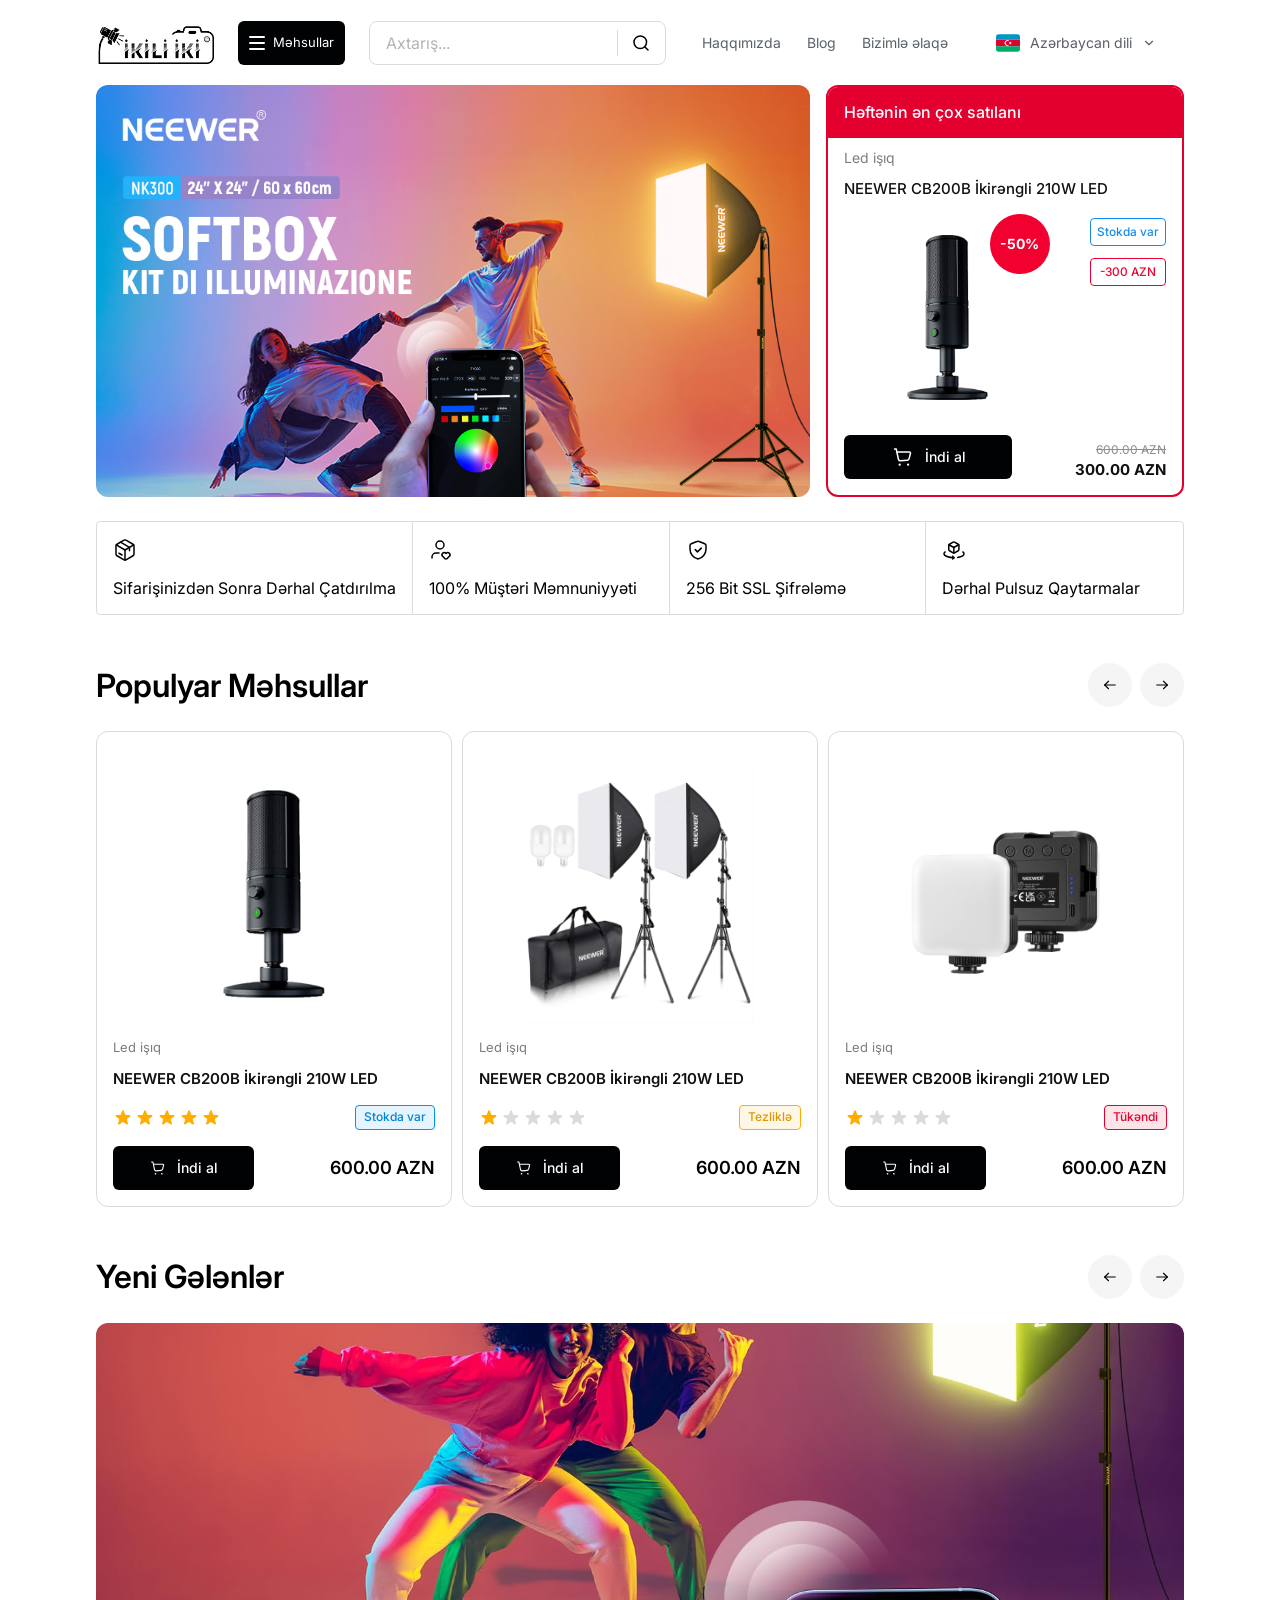
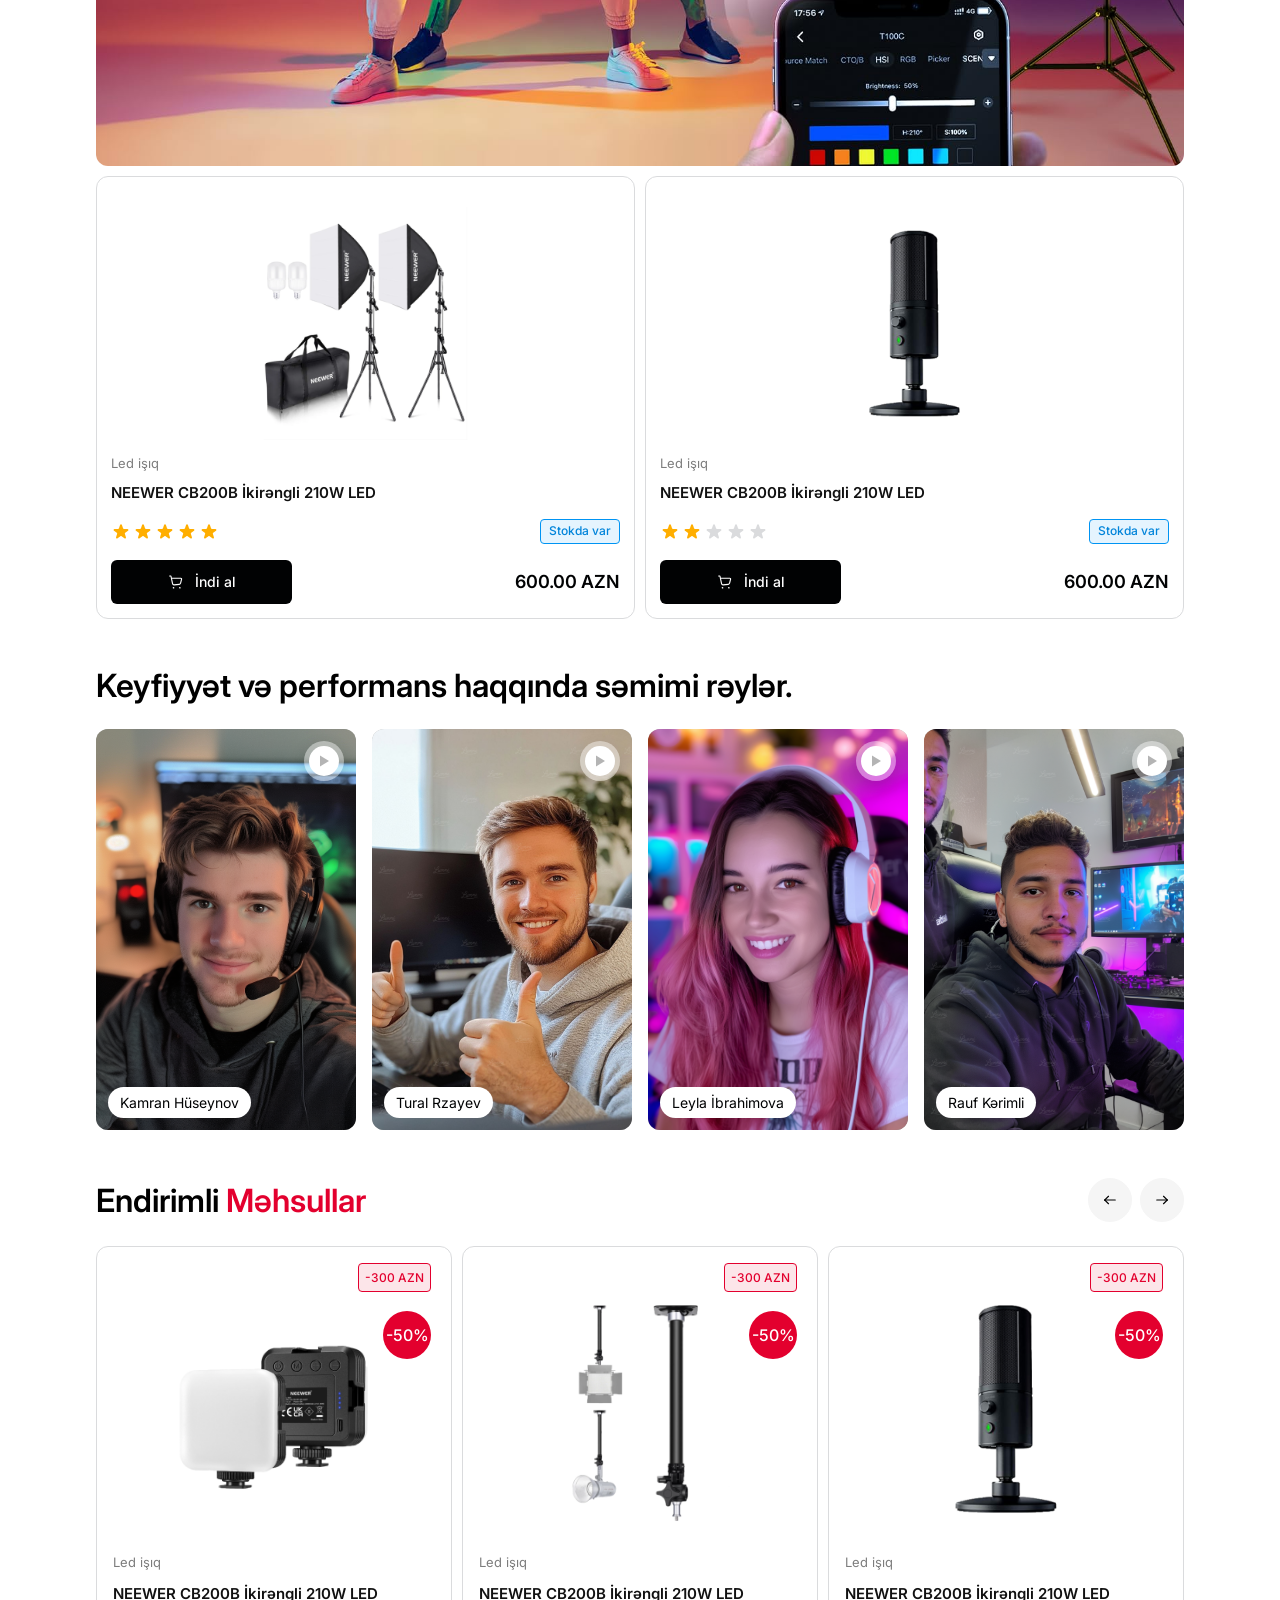
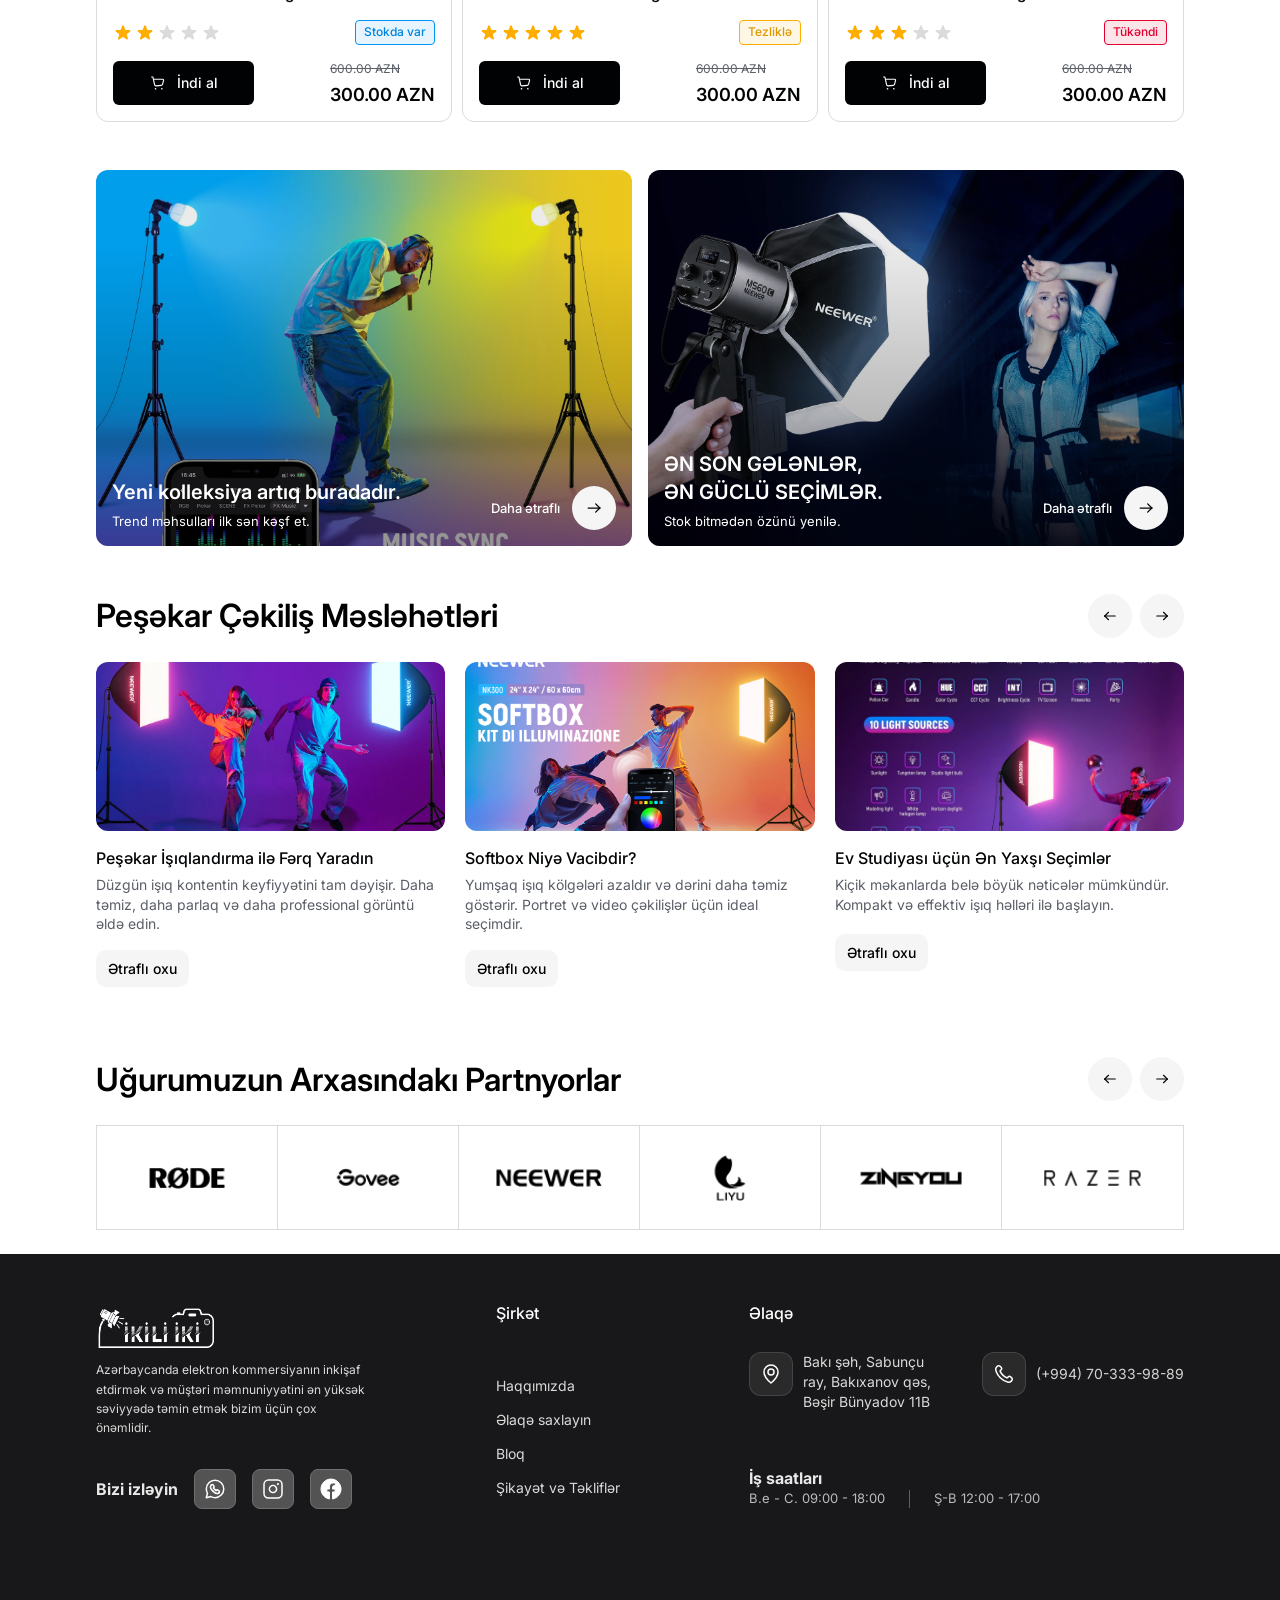
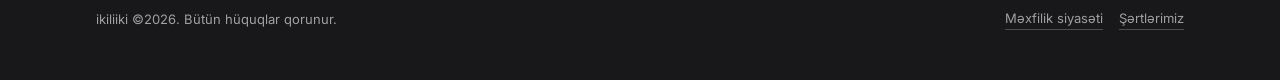
<file: index.html>
<!DOCTYPE html>
<html lang="az">

<head>
    <meta charset="UTF-8" />
    <!-- Təməl viewport -->
    <meta name="viewport" content="width=device-width, initial-scale=1.0, viewport-fit=cover">
    <!-- Zoom meta -->
    <meta name="viewport" content="width=device-width, initial-scale=1, maximum-scale=1, user-scalable=no">
    <title>ikili2.az</title>

    <link rel="preconnect" href="https://fonts.googleapis.com" />
    <link rel="preconnect" href="https://fonts.gstatic.com" crossorigin />
    <link href="https://fonts.googleapis.com/css2?family=Outfit:wght@400;500;600;700;800;900&display=swap"
        rel="stylesheet" />

    <link href="https://cdn.jsdelivr.net/npm/bootstrap@5.3.8/dist/css/bootstrap.min.css" rel="stylesheet"
        integrity="sha384-sRIl4kxILFvY47J16cr9ZwB07vP4J8+LH7qKQnuqkuIAvNWLzeN8tE5YBujZqJLB" crossorigin="anonymous" />

    <link rel="stylesheet" href="assets/css/style.css?v=20260314" />
</head>

<body class="page">
    <div class="page--home">
    <!-- * HEADER START * -->
    <div id="header-placeholder"></div>
    <script>
        (function () {
            const url = "./assets/components/header.html";
            const cacheKey = `partial:${url}`;
            const node = document.getElementById("header-placeholder");
            if (!node) return;

            try {
                const cached = localStorage.getItem(cacheKey);
                if (cached) node.innerHTML = cached;
            } catch (error) {
                console.warn("Header preload cache error:", error);
            }

            if (window.location.protocol === "file:") return;

            fetch(url)
                .then((response) => {
                    if (!response.ok) throw new Error(`Header yüklənmədi: ${response.status}`);
                    return response.text();
                })
                .then((html) => {
                    const parser = new DOMParser();
                    const doc = parser.parseFromString(html, "text/html");
                    const nextHtml = doc.body.innerHTML;
                    if (node.innerHTML !== nextHtml) node.innerHTML = nextHtml;
                    try {
                        localStorage.setItem(cacheKey, nextHtml);
                    } catch (error) {
                        console.warn("Header cache write error:", error);
                    }
                })
                .catch((error) => {
                    console.warn("Header preload fetch error:", error);
                });
        })();
    </script>
    <!-- * HEADER END * -->


    <main>
        <!-- * HERO START * -->
        <section class="hero">
            <div class="hero__container">
                <div class="hero__banner">
                    <img loading="lazy" decoding="async" class="hero__banner-img" src="assets/images/cea975b6ca09f62abcdcf15189bfbef5c8f2d111.jpg"
                        alt="NEEWER Softbox Kit" />
                </div>

                <aside class="hero__card">
                    <div class="hero__head">
                        <h3 class="hero__title">Həftənin ən çox satılanı</h3>
                    </div>

                    <div class="hero__body">
                        <div class="hero__body_header">
                            <span class="hero__category">Led işıq</span>
                            <h4 class="hero__name">NEEWER CB200B İkirəngli 210W LED</h4>
                        </div>

                        <div class="hero__product">
                            <div class="hero__media">
                                <img loading="lazy" decoding="async" class="hero__img" src="assets/images/932a5c73d09bcfdf84ce95ddccce7e37fd0dcb29.png"
                                    alt="NEEWER CB200B" />

                                <span class="hero__discount">-50%</span>

                                <div class="hero__tags">
                                    <span class="hero__stock">Stokda var</span>
                                    <span class="hero__sale">-300 AZN</span>
                                </div>
                            </div>
                        </div>

                        <div class="hero__footer">
                            <a href="product-details.html" class="hero__btn">
                                <span class="hero__btn-icon"><svg width="24" height="24" viewBox="0 0 24 24" fill="none"
                                        xmlns="http://www.w3.org/2000/svg">
                                        <path fill-rule="evenodd" clip-rule="evenodd"
                                            d="M7.40902 14.246L5.87402 7H18.5C19.151 7 19.628 7.611 19.47 8.243L18.122 13.635C17.917 14.454 17.221 15.056 16.381 15.14L9.56502 15.822C8.54902 15.923 7.62002 15.244 7.40902 14.246Z"
                                            stroke="white" stroke-width="1.5" stroke-linecap="round"
                                            stroke-linejoin="round" />
                                        <path d="M5.874 7L5.224 4H3.5" stroke="white" stroke-width="1.5"
                                            stroke-linecap="round" stroke-linejoin="round" />
                                        <path
                                            d="M17.1091 19.267C16.9071 19.267 16.7431 19.431 16.7451 19.633C16.7451 19.835 16.9091 19.999 17.1111 19.999C17.3131 19.999 17.4771 19.835 17.4771 19.633C17.4761 19.431 17.3121 19.267 17.1091 19.267"
                                            stroke="white" stroke-width="1.5" stroke-linecap="round"
                                            stroke-linejoin="round" />
                                        <path
                                            d="M8.697 19.267C8.495 19.267 8.331 19.431 8.333 19.633C8.331 19.836 8.496 20 8.698 20C8.9 20 9.064 19.836 9.064 19.634C9.064 19.431 8.9 19.267 8.697 19.267"
                                            stroke="white" stroke-width="1.5" stroke-linecap="round"
                                            stroke-linejoin="round" />
                                    </svg>
                                </span>
                                İndi al
                            </a>

                            <div class="hero__prices">
                                <span class="hero__old-price">600.00 AZN</span>
                                <span class="hero__price">300.00 AZN</span>
                            </div>
                        </div>
                    </div>
                </aside>
            </div>
        </section>
        <!-- * HERO END * -->

        <!-- * FEATURES START * -->
        <section class="features">
            <div class="features__container">
                <a href="service-advantages.html" class="features__item">
                    <span class="features__icon">
                        <svg width="24" height="24" viewBox="0 0 24 24" fill="none" xmlns="http://www.w3.org/2000/svg">
                            <path fill-rule="evenodd" clip-rule="evenodd"
                                d="M3 16.041V7.959C3 7.244 3.381 6.584 4 6.227L11 2.186C11.619 1.829 12.381 1.829 13 2.186L20 6.227C20.619 6.584 21 7.245 21 7.959V16.042C21 16.757 20.619 17.417 20 17.774L13 21.815C12.381 22.172 11.619 22.172 11 21.815L4 17.774C3.381 17.416 3 16.756 3 16.041Z"
                                stroke="black" stroke-width="1.5" stroke-linecap="round" stroke-linejoin="round" />
                            <path d="M16.49 12.86V9.396L7.5 4.206" stroke="black" stroke-width="1.5"
                                stroke-linecap="round" stroke-linejoin="round" />
                            <path d="M9.04 17L6 15.24" stroke="black" stroke-width="1.5" stroke-linecap="round"
                                stroke-linejoin="round" />
                            <path d="M12 12V22.08" stroke="black" stroke-width="1.5" stroke-linecap="round"
                                stroke-linejoin="round" />
                            <path d="M3.26807 6.959L12.0001 12L20.7321 6.959" stroke="black" stroke-width="1.5"
                                stroke-linecap="round" stroke-linejoin="round" />
                        </svg>

                    </span>
                    <span class="features__text">Sifarişinizdən Sonra Dərhal Çatdırılma</span>
                </a>

                <a href="service-advantages.html?tab=satisfaction" class="features__item">
                    <span class="features__icon">
                        <svg width="24" height="24" viewBox="0 0 24 24" fill="none" xmlns="http://www.w3.org/2000/svg">
                            <path fill-rule="evenodd" clip-rule="evenodd"
                                d="M17.2261 15.1575L17 15.3871L16.7738 15.1575C16.3624 14.737 15.7989 14.5 15.2107 14.5C14.6224 14.5 14.0589 14.737 13.6475 15.1575V15.1575C12.7842 16.0395 12.7842 17.4499 13.6475 18.332L15.7626 20.4796C16.0883 20.8124 16.5343 21 17 21C17.4657 21 17.9117 20.8124 18.2374 20.4796L20.3525 18.332C21.2158 17.4499 21.2158 16.0396 20.3525 15.1575V15.1575C19.941 14.737 19.3776 14.5 18.7893 14.5C18.201 14.5 17.6375 14.737 17.2261 15.1575Z"
                                stroke="black" stroke-width="1.5" stroke-linecap="round" stroke-linejoin="round" />
                            <path d="M10 15H7C4.79086 15 3 16.7909 3 19V20" stroke="black" stroke-width="1.5"
                                stroke-linecap="round" stroke-linejoin="round" />
                            <circle cx="11" cy="7.00001" r="4" stroke="black" stroke-width="1.5" stroke-linecap="round"
                                stroke-linejoin="round" />
                        </svg>
                    </span>
                    <span class="features__text">100% Müştəri Məmnuniyyəti</span>
                </a>

                <a href="service-advantages.html?tab=secure" class="features__item">
                    <span class="features__icon">
                        <svg width="24" height="24" viewBox="0 0 24 24" fill="none" xmlns="http://www.w3.org/2000/svg">
                            <path fill-rule="evenodd" clip-rule="evenodd"
                                d="M20 11.182C20 15.723 16.587 19.969 12 21C7.413 19.969 4 15.723 4 11.182V7.615C4 6.803 4.491 6.071 5.243 5.764L10.243 3.718C11.369 3.257 12.631 3.257 13.757 3.718L18.757 5.764C19.509 6.072 20 6.803 20 7.615V11.182V11.182Z"
                                stroke="black" stroke-width="1.5" stroke-linecap="round" stroke-linejoin="round" />
                            <path d="M15.25 10.125L11.5 13.875L9.25 11.625" stroke="black" stroke-width="1.5"
                                stroke-linecap="round" stroke-linejoin="round" />
                        </svg>
                    </span>
                    <span class="features__text">256 Bit SSL Şifrələmə</span>
                </a>

                <a href="service-advantages.html?tab=returns" class="features__item">
                    <span class="features__icon">
                        <svg width="24" height="24" viewBox="0 0 24 24" fill="none" xmlns="http://www.w3.org/2000/svg">
                            <path d="M10.6665 21.0038L12.0001 19.6702L10.6665 18.3366" stroke="black" stroke-width="1.5"
                                stroke-linecap="round" stroke-linejoin="round" />
                            <path
                                d="M20.8928 14.0068C21.522 14.3895 21.9339 15.0465 22.0042 15.7796C22.0042 17.4163 19.4032 18.8138 15.7236 19.3891"
                                stroke="black" stroke-width="1.5" stroke-linecap="round" stroke-linejoin="round" />
                            <path
                                d="M3.10731 14.0068C2.4781 14.3895 2.06619 15.0465 1.99585 15.7796C1.99585 17.9285 6.47471 19.6702 12 19.6702"
                                stroke="black" stroke-width="1.5" stroke-linecap="round" stroke-linejoin="round" />
                            <path fill-rule="evenodd" clip-rule="evenodd"
                                d="M6.76587 11.5208V7.47812C6.7674 6.96124 7.04725 6.48526 7.49817 6.2326L11.1487 4.17974C11.5837 3.93598 12.1142 3.93598 12.5493 4.17974L16.2018 6.2326C16.6519 6.48552 16.9304 6.96179 16.9301 7.47812V11.5208C16.9301 12.037 16.6516 12.5131 16.2018 12.7663L12.5493 14.8182C12.1143 15.0623 11.5836 15.0623 11.1487 14.8182L7.49717 12.7653C7.04619 12.5134 6.76651 12.0374 6.76587 11.5208Z"
                                stroke="black" stroke-width="1.5" stroke-linecap="round" stroke-linejoin="round" />
                            <path d="M11.8462 9.49896V15.0013" stroke="black" stroke-width="1.5" stroke-linecap="round"
                                stroke-linejoin="round" />
                            <path d="M6.96094 6.75682L11.846 9.49896L16.732 6.75682" stroke="black" stroke-width="1.5"
                                stroke-linecap="round" stroke-linejoin="round" />
                        </svg>

                    </span>
                    <span class="features__text">Dərhal Pulsuz Qaytarmalar</span>
                </a>
            </div>
        </section>
        <!-- * FEATURES END * -->

        <!-- * PRODUCTS 1 START * -->
        <section class="products-section">
            <div class="products__container content-section">

                <!-- * SECTION HEADER PRODUCTS * -->
                <div class="section-header">
                    <h2 class="section-header__title">Populyar Məhsullar</h2>
                    <div class="section-header__nav">
                        <button class="section-header__btn" aria-label="Əvvəlki">
                            <svg width="24" height="24" viewBox="0 0 24 24" fill="none" xmlns="http://www.w3.org/2000/svg">
                                <path d="M19 12H5" stroke="black" stroke-width="1.5" stroke-linecap="round" stroke-linejoin="round" />
                                <path d="M10 17L5 12" stroke="black" stroke-width="1.5" stroke-linecap="round" stroke-linejoin="round" />
                                <path d="M10 7L5 12" stroke="black" stroke-width="1.5" stroke-linecap="round" stroke-linejoin="round" />
                            </svg>
                        </button>
                        <button class="section-header__btn" aria-label="Növbəti">
                            <svg width="24" height="24" viewBox="0 0 24 24" fill="none" xmlns="http://www.w3.org/2000/svg">
                                <path d="M5 12H19" stroke="black" stroke-width="1.5" stroke-linecap="round" stroke-linejoin="round" />
                                <path d="M14 17L19 12" stroke="black" stroke-width="1.5" stroke-linecap="round" stroke-linejoin="round" />
                                <path d="M14 7L19 12" stroke="black" stroke-width="1.5" stroke-linecap="round" stroke-linejoin="round" />
                            </svg>
                        </button>
                    </div>
                </div>

                <div class="products__grid content-section__body">

                    <!-- Card 1 -->
                    <div class="products__card">
                        <div class="products__img-wrap">
                            <img loading="lazy" decoding="async" class="products__img" src="assets/images/932a5c73d09bcfdf84ce95ddccce7e37fd0dcb29.png"
                                alt="NEEWER CB200B" />
                        </div>


                        <div class="products__info">
                            <div class="products__body-header">
                                <span class="products__category">Led işıq</span>
                                <h4 class="products__name">NEEWER CB200B İkirəngli 210W LED</h4>
                            </div>


                            <div class="products__meta">
                                <div class="products__stars">
                                    <svg width="108" height="20" viewBox="0 0 108 20" fill="none"
                                        xmlns="http://www.w3.org/2000/svg">
                                        <path
                                            d="M9.04894 2.92705C9.3483 2.00574 10.6517 2.00574 10.9511 2.92705L12.0206 6.21885C12.1545 6.63087 12.5385 6.90983 12.9717 6.90983H16.4329C17.4016 6.90983 17.8044 8.14945 17.0207 8.71885L14.2205 10.7533C13.87 11.0079 13.7234 11.4593 13.8572 11.8713L14.9268 15.1631C15.2261 16.0844 14.1717 16.8506 13.388 16.2812L10.5878 14.2467C10.2373 13.9921 9.7627 13.9921 9.41221 14.2467L6.61204 16.2812C5.82833 16.8506 4.77385 16.0844 5.0732 15.1631L6.14277 11.8713C6.27665 11.4593 6.12999 11.0079 5.7795 10.7533L2.97933 8.71885C2.19562 8.14945 2.59839 6.90983 3.56712 6.90983H7.02832C7.46154 6.90983 7.8455 6.63087 7.97937 6.21885L9.04894 2.92705Z"
                                            fill="#FFAE00" />
                                        <path
                                            d="M31.0489 2.92705C31.3483 2.00574 32.6517 2.00574 32.9511 2.92705L34.0206 6.21885C34.1545 6.63087 34.5385 6.90983 34.9717 6.90983H38.4329C39.4016 6.90983 39.8044 8.14945 39.0207 8.71885L36.2205 10.7533C35.87 11.0079 35.7234 11.4593 35.8572 11.8713L36.9268 15.1631C37.2261 16.0844 36.1717 16.8506 35.388 16.2812L32.5878 14.2467C32.2373 13.9921 31.7627 13.9921 31.4122 14.2467L28.612 16.2812C27.8283 16.8506 26.7739 16.0844 27.0732 15.1631L28.1428 11.8713C28.2766 11.4593 28.13 11.0079 27.7795 10.7533L24.9793 8.71885C24.1956 8.14945 24.5984 6.90983 25.5671 6.90983H29.0283C29.4615 6.90983 29.8455 6.63087 29.9794 6.21885L31.0489 2.92705Z"
                                            fill="#FFAE00" />
                                        <path
                                            d="M53.0489 2.92705C53.3483 2.00574 54.6517 2.00574 54.9511 2.92705L56.0206 6.21885C56.1545 6.63087 56.5385 6.90983 56.9717 6.90983H60.4329C61.4016 6.90983 61.8044 8.14945 61.0207 8.71885L58.2205 10.7533C57.87 11.0079 57.7234 11.4593 57.8572 11.8713L58.9268 15.1631C59.2261 16.0844 58.1717 16.8506 57.388 16.2812L54.5878 14.2467C54.2373 13.9921 53.7627 13.9921 53.4122 14.2467L50.612 16.2812C49.8283 16.8506 48.7739 16.0844 49.0732 15.1631L50.1428 11.8713C50.2766 11.4593 50.13 11.0079 49.7795 10.7533L46.9793 8.71885C46.1956 8.14945 46.5984 6.90983 47.5671 6.90983H51.0283C51.4615 6.90983 51.8455 6.63087 51.9794 6.21885L53.0489 2.92705Z"
                                            fill="#FFAE00" />
                                        <path
                                            d="M75.0489 2.92705C75.3483 2.00574 76.6517 2.00574 76.9511 2.92705L78.0206 6.21885C78.1545 6.63087 78.5385 6.90983 78.9717 6.90983H82.4329C83.4016 6.90983 83.8044 8.14945 83.0207 8.71885L80.2205 10.7533C79.87 11.0079 79.7234 11.4593 79.8572 11.8713L80.9268 15.1631C81.2261 16.0844 80.1717 16.8506 79.388 16.2812L76.5878 14.2467C76.2373 13.9921 75.7627 13.9921 75.4122 14.2467L72.612 16.2812C71.8283 16.8506 70.7739 16.0844 71.0732 15.1631L72.1428 11.8713C72.2766 11.4593 72.13 11.0079 71.7795 10.7533L68.9793 8.71885C68.1956 8.14945 68.5984 6.90983 69.5671 6.90983H73.0283C73.4615 6.90983 73.8455 6.63087 73.9794 6.21885L75.0489 2.92705Z"
                                            fill="#FFAE00" />
                                        <path
                                            d="M97.0489 2.92705C97.3483 2.00574 98.6517 2.00574 98.9511 2.92705L100.021 6.21885C100.155 6.63087 100.538 6.90983 100.972 6.90983H104.433C105.402 6.90983 105.804 8.14945 105.021 8.71885L102.22 10.7533C101.87 11.0079 101.723 11.4593 101.857 11.8713L102.927 15.1631C103.226 16.0844 102.172 16.8506 101.388 16.2812L98.5878 14.2467C98.2373 13.9921 97.7627 13.9921 97.4122 14.2467L94.612 16.2812C93.8283 16.8506 92.7739 16.0844 93.0732 15.1631L94.1428 11.8713C94.2766 11.4593 94.13 11.0079 93.7795 10.7533L90.9793 8.71885C90.1956 8.14945 90.5984 6.90983 91.5671 6.90983H95.0283C95.4615 6.90983 95.8455 6.63087 95.9794 6.21885L97.0489 2.92705Z"
                                            fill="#FFAE00" />
                                    </svg>
                                </div>
                                <span class="products__badge products__badge--blue">Stokda var</span>
                            </div>
                            <div class="products__footer">
                                <a href="product-details.html" class="products__btn">
                                    <svg width="24" height="24" viewBox="0 0 24 24" fill="none"
                                        xmlns="http://www.w3.org/2000/svg">
                                        <path fill-rule="evenodd" clip-rule="evenodd"
                                            d="M7.40902 14.246L5.87402 7H18.5C19.151 7 19.628 7.611 19.47 8.243L18.122 13.635C17.917 14.454 17.221 15.056 16.381 15.14L9.56502 15.822C8.54902 15.923 7.62002 15.244 7.40902 14.246Z"
                                            stroke="white" stroke-width="1.5" stroke-linecap="round"
                                            stroke-linejoin="round" />
                                        <path d="M5.874 7L5.224 4H3.5" stroke="white" stroke-width="1.5"
                                            stroke-linecap="round" stroke-linejoin="round" />
                                        <path
                                            d="M17.1091 19.267C16.9071 19.267 16.7431 19.431 16.7451 19.633C16.7451 19.835 16.9091 19.999 17.1111 19.999C17.3131 19.999 17.4771 19.835 17.4771 19.633C17.4761 19.431 17.3121 19.267 17.1091 19.267"
                                            stroke="white" stroke-width="1.5" stroke-linecap="round"
                                            stroke-linejoin="round" />
                                        <path
                                            d="M8.697 19.267C8.495 19.267 8.331 19.431 8.333 19.633C8.331 19.836 8.496 20 8.698 20C8.9 20 9.064 19.836 9.064 19.634C9.064 19.431 8.9 19.267 8.697 19.267"
                                            stroke="white" stroke-width="1.5" stroke-linecap="round"
                                            stroke-linejoin="round" />
                                    </svg>
                                    İndi al
                                </a>
                                <span class="products__price">600.00 AZN</span>
                            </div>
                        </div>
                    </div>

                    <!-- Card 2 -->
                    <div class="products__card">
                        <div class="products__img-wrap">
                            <img loading="lazy" decoding="async" class="products__img" src="assets/images/538ed5fb4d0aa670fe02bb14eb3eb90df5809c58.png"
                                alt="NEEWER CB200B" />
                        </div>
                        <div class="products__info">
                            <div class="products__body-header">
                                <span class="products__category">Led işıq</span>
                                <h4 class="products__name">NEEWER CB200B İkirəngli 210W LED</h4>
                            </div>
                            <div class="products__meta">
                                <div class="products__stars">
                                    <svg width="108" height="20" viewBox="0 0 108 20" fill="none"
                                        xmlns="http://www.w3.org/2000/svg">
                                        <path
                                            d="M9.04894 2.92705C9.3483 2.00574 10.6517 2.00574 10.9511 2.92705L12.0206 6.21885C12.1545 6.63087 12.5385 6.90983 12.9717 6.90983H16.4329C17.4016 6.90983 17.8044 8.14945 17.0207 8.71885L14.2205 10.7533C13.87 11.0079 13.7234 11.4593 13.8572 11.8713L14.9268 15.1631C15.2261 16.0844 14.1717 16.8506 13.388 16.2812L10.5878 14.2467C10.2373 13.9921 9.7627 13.9921 9.41221 14.2467L6.61204 16.2812C5.82833 16.8506 4.77385 16.0844 5.0732 15.1631L6.14277 11.8713C6.27665 11.4593 6.12999 11.0079 5.7795 10.7533L2.97933 8.71885C2.19562 8.14945 2.59839 6.90983 3.56712 6.90983H7.02832C7.46154 6.90983 7.8455 6.63087 7.97937 6.21885L9.04894 2.92705Z"
                                            fill="#FFAE00" />
                                        <path
                                            d="M31.0489 2.92705C31.3483 2.00574 32.6517 2.00574 32.9511 2.92705L34.0206 6.21885C34.1545 6.63087 34.5385 6.90983 34.9717 6.90983H38.4329C39.4016 6.90983 39.8044 8.14945 39.0207 8.71885L36.2205 10.7533C35.87 11.0079 35.7234 11.4593 35.8572 11.8713L36.9268 15.1631C37.2261 16.0844 36.1717 16.8506 35.388 16.2812L32.5878 14.2467C32.2373 13.9921 31.7627 13.9921 31.4122 14.2467L28.612 16.2812C27.8283 16.8506 26.7739 16.0844 27.0732 15.1631L28.1428 11.8713C28.2766 11.4593 28.13 11.0079 27.7795 10.7533L24.9793 8.71885C24.1956 8.14945 24.5984 6.90983 25.5671 6.90983H29.0283C29.4615 6.90983 29.8455 6.63087 29.9794 6.21885L31.0489 2.92705Z"
                                            fill="#DADBDD" />
                                        <path
                                            d="M53.0489 2.92705C53.3483 2.00574 54.6517 2.00574 54.9511 2.92705L56.0206 6.21885C56.1545 6.63087 56.5385 6.90983 56.9717 6.90983H60.4329C61.4016 6.90983 61.8044 8.14945 61.0207 8.71885L58.2205 10.7533C57.87 11.0079 57.7234 11.4593 57.8572 11.8713L58.9268 15.1631C59.2261 16.0844 58.1717 16.8506 57.388 16.2812L54.5878 14.2467C54.2373 13.9921 53.7627 13.9921 53.4122 14.2467L50.612 16.2812C49.8283 16.8506 48.7739 16.0844 49.0732 15.1631L50.1428 11.8713C50.2766 11.4593 50.13 11.0079 49.7795 10.7533L46.9793 8.71885C46.1956 8.14945 46.5984 6.90983 47.5671 6.90983H51.0283C51.4615 6.90983 51.8455 6.63087 51.9794 6.21885L53.0489 2.92705Z"
                                            fill="#DADBDD" />
                                        <path
                                            d="M75.0489 2.92705C75.3483 2.00574 76.6517 2.00574 76.9511 2.92705L78.0206 6.21885C78.1545 6.63087 78.5385 6.90983 78.9717 6.90983H82.4329C83.4016 6.90983 83.8044 8.14945 83.0207 8.71885L80.2205 10.7533C79.87 11.0079 79.7234 11.4593 79.8572 11.8713L80.9268 15.1631C81.2261 16.0844 80.1717 16.8506 79.388 16.2812L76.5878 14.2467C76.2373 13.9921 75.7627 13.9921 75.4122 14.2467L72.612 16.2812C71.8283 16.8506 70.7739 16.0844 71.0732 15.1631L72.1428 11.8713C72.2766 11.4593 72.13 11.0079 71.7795 10.7533L68.9793 8.71885C68.1956 8.14945 68.5984 6.90983 69.5671 6.90983H73.0283C73.4615 6.90983 73.8455 6.63087 73.9794 6.21885L75.0489 2.92705Z"
                                            fill="#DADBDD" />
                                        <path
                                            d="M97.0489 2.92705C97.3483 2.00574 98.6517 2.00574 98.9511 2.92705L100.021 6.21885C100.155 6.63087 100.538 6.90983 100.972 6.90983H104.433C105.402 6.90983 105.804 8.14945 105.021 8.71885L102.22 10.7533C101.87 11.0079 101.723 11.4593 101.857 11.8713L102.927 15.1631C103.226 16.0844 102.172 16.8506 101.388 16.2812L98.5878 14.2467C98.2373 13.9921 97.7627 13.9921 97.4122 14.2467L94.612 16.2812C93.8283 16.8506 92.7739 16.0844 93.0732 15.1631L94.1428 11.8713C94.2766 11.4593 94.13 11.0079 93.7795 10.7533L90.9793 8.71885C90.1956 8.14945 90.5984 6.90983 91.5671 6.90983H95.0283C95.4615 6.90983 95.8455 6.63087 95.9794 6.21885L97.0489 2.92705Z"
                                            fill="#DADBDD" />
                                    </svg>

                                </div>
                                <span class="products__badge products__badge--yellow">Tezliklə</span>
                            </div>
                            <div class="products__footer">
                                <a href="product-details.html" class="products__btn">
                                    <svg width="24" height="24" viewBox="0 0 24 24" fill="none"
                                        xmlns="http://www.w3.org/2000/svg">
                                        <path fill-rule="evenodd" clip-rule="evenodd"
                                            d="M7.40902 14.246L5.87402 7H18.5C19.151 7 19.628 7.611 19.47 8.243L18.122 13.635C17.917 14.454 17.221 15.056 16.381 15.14L9.56502 15.822C8.54902 15.923 7.62002 15.244 7.40902 14.246Z"
                                            stroke="white" stroke-width="1.5" stroke-linecap="round"
                                            stroke-linejoin="round" />
                                        <path d="M5.874 7L5.224 4H3.5" stroke="white" stroke-width="1.5"
                                            stroke-linecap="round" stroke-linejoin="round" />
                                        <path
                                            d="M17.1091 19.267C16.9071 19.267 16.7431 19.431 16.7451 19.633C16.7451 19.835 16.9091 19.999 17.1111 19.999C17.3131 19.999 17.4771 19.835 17.4771 19.633C17.4761 19.431 17.3121 19.267 17.1091 19.267"
                                            stroke="white" stroke-width="1.5" stroke-linecap="round"
                                            stroke-linejoin="round" />
                                        <path
                                            d="M8.697 19.267C8.495 19.267 8.331 19.431 8.333 19.633C8.331 19.836 8.496 20 8.698 20C8.9 20 9.064 19.836 9.064 19.634C9.064 19.431 8.9 19.267 8.697 19.267"
                                            stroke="white" stroke-width="1.5" stroke-linecap="round"
                                            stroke-linejoin="round" />
                                    </svg>
                                    İndi al
                                </a>
                                <span class="products__price">600.00 AZN</span>
                            </div>
                        </div>
                    </div>

                    <!-- Card 3 -->
                    <div class="products__card">
                        <div class="products__img-wrap">
                            <img loading="lazy" decoding="async" class="products__img" src="assets/images/aab16cae23c7ca205e773a150d533e075c77f81f.png"
                                alt="NEEWER CB200B" />
                        </div>

                        <div class="products__info">
                            <div class="products__body-header">
                                <span class="products__category">Led işıq</span>
                                <h4 class="products__name">NEEWER CB200B İkirəngli 210W LED</h4>
                            </div>

                            <div class="products__meta">
                                <div class="products__stars">
                                    <svg width="108" height="20" viewBox="0 0 108 20" fill="none"
                                        xmlns="http://www.w3.org/2000/svg">
                                        <path
                                            d="M9.04894 2.92705C9.3483 2.00574 10.6517 2.00574 10.9511 2.92705L12.0206 6.21885C12.1545 6.63087 12.5385 6.90983 12.9717 6.90983H16.4329C17.4016 6.90983 17.8044 8.14945 17.0207 8.71885L14.2205 10.7533C13.87 11.0079 13.7234 11.4593 13.8572 11.8713L14.9268 15.1631C15.2261 16.0844 14.1717 16.8506 13.388 16.2812L10.5878 14.2467C10.2373 13.9921 9.7627 13.9921 9.41221 14.2467L6.61204 16.2812C5.82833 16.8506 4.77385 16.0844 5.0732 15.1631L6.14277 11.8713C6.27665 11.4593 6.12999 11.0079 5.7795 10.7533L2.97933 8.71885C2.19562 8.14945 2.59839 6.90983 3.56712 6.90983H7.02832C7.46154 6.90983 7.8455 6.63087 7.97937 6.21885L9.04894 2.92705Z"
                                            fill="#FFAE00" />
                                        <path
                                            d="M31.0489 2.92705C31.3483 2.00574 32.6517 2.00574 32.9511 2.92705L34.0206 6.21885C34.1545 6.63087 34.5385 6.90983 34.9717 6.90983H38.4329C39.4016 6.90983 39.8044 8.14945 39.0207 8.71885L36.2205 10.7533C35.87 11.0079 35.7234 11.4593 35.8572 11.8713L36.9268 15.1631C37.2261 16.0844 36.1717 16.8506 35.388 16.2812L32.5878 14.2467C32.2373 13.9921 31.7627 13.9921 31.4122 14.2467L28.612 16.2812C27.8283 16.8506 26.7739 16.0844 27.0732 15.1631L28.1428 11.8713C28.2766 11.4593 28.13 11.0079 27.7795 10.7533L24.9793 8.71885C24.1956 8.14945 24.5984 6.90983 25.5671 6.90983H29.0283C29.4615 6.90983 29.8455 6.63087 29.9794 6.21885L31.0489 2.92705Z"
                                            fill="#DADBDD" />
                                        <path
                                            d="M53.0489 2.92705C53.3483 2.00574 54.6517 2.00574 54.9511 2.92705L56.0206 6.21885C56.1545 6.63087 56.5385 6.90983 56.9717 6.90983H60.4329C61.4016 6.90983 61.8044 8.14945 61.0207 8.71885L58.2205 10.7533C57.87 11.0079 57.7234 11.4593 57.8572 11.8713L58.9268 15.1631C59.2261 16.0844 58.1717 16.8506 57.388 16.2812L54.5878 14.2467C54.2373 13.9921 53.7627 13.9921 53.4122 14.2467L50.612 16.2812C49.8283 16.8506 48.7739 16.0844 49.0732 15.1631L50.1428 11.8713C50.2766 11.4593 50.13 11.0079 49.7795 10.7533L46.9793 8.71885C46.1956 8.14945 46.5984 6.90983 47.5671 6.90983H51.0283C51.4615 6.90983 51.8455 6.63087 51.9794 6.21885L53.0489 2.92705Z"
                                            fill="#DADBDD" />
                                        <path
                                            d="M75.0489 2.92705C75.3483 2.00574 76.6517 2.00574 76.9511 2.92705L78.0206 6.21885C78.1545 6.63087 78.5385 6.90983 78.9717 6.90983H82.4329C83.4016 6.90983 83.8044 8.14945 83.0207 8.71885L80.2205 10.7533C79.87 11.0079 79.7234 11.4593 79.8572 11.8713L80.9268 15.1631C81.2261 16.0844 80.1717 16.8506 79.388 16.2812L76.5878 14.2467C76.2373 13.9921 75.7627 13.9921 75.4122 14.2467L72.612 16.2812C71.8283 16.8506 70.7739 16.0844 71.0732 15.1631L72.1428 11.8713C72.2766 11.4593 72.13 11.0079 71.7795 10.7533L68.9793 8.71885C68.1956 8.14945 68.5984 6.90983 69.5671 6.90983H73.0283C73.4615 6.90983 73.8455 6.63087 73.9794 6.21885L75.0489 2.92705Z"
                                            fill="#DADBDD" />
                                        <path
                                            d="M97.0489 2.92705C97.3483 2.00574 98.6517 2.00574 98.9511 2.92705L100.021 6.21885C100.155 6.63087 100.538 6.90983 100.972 6.90983H104.433C105.402 6.90983 105.804 8.14945 105.021 8.71885L102.22 10.7533C101.87 11.0079 101.723 11.4593 101.857 11.8713L102.927 15.1631C103.226 16.0844 102.172 16.8506 101.388 16.2812L98.5878 14.2467C98.2373 13.9921 97.7627 13.9921 97.4122 14.2467L94.612 16.2812C93.8283 16.8506 92.7739 16.0844 93.0732 15.1631L94.1428 11.8713C94.2766 11.4593 94.13 11.0079 93.7795 10.7533L90.9793 8.71885C90.1956 8.14945 90.5984 6.90983 91.5671 6.90983H95.0283C95.4615 6.90983 95.8455 6.63087 95.9794 6.21885L97.0489 2.92705Z"
                                            fill="#DADBDD" />
                                    </svg>

                                </div>
                                <span class="products__badge products__badge--red">Tükəndi</span>
                            </div>
                            <div class="products__footer">
                                <a href="product-details.html" class="products__btn">
                                    <svg width="24" height="24" viewBox="0 0 24 24" fill="none"
                                        xmlns="http://www.w3.org/2000/svg">
                                        <path fill-rule="evenodd" clip-rule="evenodd"
                                            d="M7.40902 14.246L5.87402 7H18.5C19.151 7 19.628 7.611 19.47 8.243L18.122 13.635C17.917 14.454 17.221 15.056 16.381 15.14L9.56502 15.822C8.54902 15.923 7.62002 15.244 7.40902 14.246Z"
                                            stroke="white" stroke-width="1.5" stroke-linecap="round"
                                            stroke-linejoin="round" />
                                        <path d="M5.874 7L5.224 4H3.5" stroke="white" stroke-width="1.5"
                                            stroke-linecap="round" stroke-linejoin="round" />
                                        <path
                                            d="M17.1091 19.267C16.9071 19.267 16.7431 19.431 16.7451 19.633C16.7451 19.835 16.9091 19.999 17.1111 19.999C17.3131 19.999 17.4771 19.835 17.4771 19.633C17.4761 19.431 17.3121 19.267 17.1091 19.267"
                                            stroke="white" stroke-width="1.5" stroke-linecap="round"
                                            stroke-linejoin="round" />
                                        <path
                                            d="M8.697 19.267C8.495 19.267 8.331 19.431 8.333 19.633C8.331 19.836 8.496 20 8.698 20C8.9 20 9.064 19.836 9.064 19.634C9.064 19.431 8.9 19.267 8.697 19.267"
                                            stroke="white" stroke-width="1.5" stroke-linecap="round"
                                            stroke-linejoin="round" />
                                    </svg>
                                    İndi al
                                </a>
                                <span class="products__price">600.00 AZN</span>
                            </div>
                        </div>
                    </div>

                    <!-- Card 4 -->
                    <div class="products__card">
                        <div class="products__img-wrap">
                            <img loading="lazy" decoding="async" class="products__img" src="assets/images/d03a5fe2e8ed842952963fee9335660e2d963f77.png"
                                alt="NEEWER CB200B" />
                        </div>
                        <div class="products__info">
                            <div class="products__body-header">
                                <span class="products__category">Led işıq</span>
                                <h4 class="products__name">NEEWER CB200B İkirəngli 210W LED</h4>
                            </div>
                            <div class="products__meta">
                                <div class="products__stars">
                                    <svg width="108" height="20" viewBox="0 0 108 20" fill="none"
                                        xmlns="http://www.w3.org/2000/svg">
                                        <path
                                            d="M9.04894 2.92705C9.3483 2.00574 10.6517 2.00574 10.9511 2.92705L12.0206 6.21885C12.1545 6.63087 12.5385 6.90983 12.9717 6.90983H16.4329C17.4016 6.90983 17.8044 8.14945 17.0207 8.71885L14.2205 10.7533C13.87 11.0079 13.7234 11.4593 13.8572 11.8713L14.9268 15.1631C15.2261 16.0844 14.1717 16.8506 13.388 16.2812L10.5878 14.2467C10.2373 13.9921 9.7627 13.9921 9.41221 14.2467L6.61204 16.2812C5.82833 16.8506 4.77385 16.0844 5.0732 15.1631L6.14277 11.8713C6.27665 11.4593 6.12999 11.0079 5.7795 10.7533L2.97933 8.71885C2.19562 8.14945 2.59839 6.90983 3.56712 6.90983H7.02832C7.46154 6.90983 7.8455 6.63087 7.97937 6.21885L9.04894 2.92705Z"
                                            fill="#FFAE00" />
                                        <path
                                            d="M31.0489 2.92705C31.3483 2.00574 32.6517 2.00574 32.9511 2.92705L34.0206 6.21885C34.1545 6.63087 34.5385 6.90983 34.9717 6.90983H38.4329C39.4016 6.90983 39.8044 8.14945 39.0207 8.71885L36.2205 10.7533C35.87 11.0079 35.7234 11.4593 35.8572 11.8713L36.9268 15.1631C37.2261 16.0844 36.1717 16.8506 35.388 16.2812L32.5878 14.2467C32.2373 13.9921 31.7627 13.9921 31.4122 14.2467L28.612 16.2812C27.8283 16.8506 26.7739 16.0844 27.0732 15.1631L28.1428 11.8713C28.2766 11.4593 28.13 11.0079 27.7795 10.7533L24.9793 8.71885C24.1956 8.14945 24.5984 6.90983 25.5671 6.90983H29.0283C29.4615 6.90983 29.8455 6.63087 29.9794 6.21885L31.0489 2.92705Z"
                                            fill="#FFAE00" />
                                        <path
                                            d="M53.0489 2.92705C53.3483 2.00574 54.6517 2.00574 54.9511 2.92705L56.0206 6.21885C56.1545 6.63087 56.5385 6.90983 56.9717 6.90983H60.4329C61.4016 6.90983 61.8044 8.14945 61.0207 8.71885L58.2205 10.7533C57.87 11.0079 57.7234 11.4593 57.8572 11.8713L58.9268 15.1631C59.2261 16.0844 58.1717 16.8506 57.388 16.2812L54.5878 14.2467C54.2373 13.9921 53.7627 13.9921 53.4122 14.2467L50.612 16.2812C49.8283 16.8506 48.7739 16.0844 49.0732 15.1631L50.1428 11.8713C50.2766 11.4593 50.13 11.0079 49.7795 10.7533L46.9793 8.71885C46.1956 8.14945 46.5984 6.90983 47.5671 6.90983H51.0283C51.4615 6.90983 51.8455 6.63087 51.9794 6.21885L53.0489 2.92705Z"
                                            fill="#FFAE00" />
                                        <path
                                            d="M75.0489 2.92705C75.3483 2.00574 76.6517 2.00574 76.9511 2.92705L78.0206 6.21885C78.1545 6.63087 78.5385 6.90983 78.9717 6.90983H82.4329C83.4016 6.90983 83.8044 8.14945 83.0207 8.71885L80.2205 10.7533C79.87 11.0079 79.7234 11.4593 79.8572 11.8713L80.9268 15.1631C81.2261 16.0844 80.1717 16.8506 79.388 16.2812L76.5878 14.2467C76.2373 13.9921 75.7627 13.9921 75.4122 14.2467L72.612 16.2812C71.8283 16.8506 70.7739 16.0844 71.0732 15.1631L72.1428 11.8713C72.2766 11.4593 72.13 11.0079 71.7795 10.7533L68.9793 8.71885C68.1956 8.14945 68.5984 6.90983 69.5671 6.90983H73.0283C73.4615 6.90983 73.8455 6.63087 73.9794 6.21885L75.0489 2.92705Z"
                                            fill="#FFAE00" />
                                        <path
                                            d="M97.0489 2.92705C97.3483 2.00574 98.6517 2.00574 98.9511 2.92705L100.021 6.21885C100.155 6.63087 100.538 6.90983 100.972 6.90983H104.433C105.402 6.90983 105.804 8.14945 105.021 8.71885L102.22 10.7533C101.87 11.0079 101.723 11.4593 101.857 11.8713L102.927 15.1631C103.226 16.0844 102.172 16.8506 101.388 16.2812L98.5878 14.2467C98.2373 13.9921 97.7627 13.9921 97.4122 14.2467L94.612 16.2812C93.8283 16.8506 92.7739 16.0844 93.0732 15.1631L94.1428 11.8713C94.2766 11.4593 94.13 11.0079 93.7795 10.7533L90.9793 8.71885C90.1956 8.14945 90.5984 6.90983 91.5671 6.90983H95.0283C95.4615 6.90983 95.8455 6.63087 95.9794 6.21885L97.0489 2.92705Z"
                                            fill="#FFAE00" />
                                    </svg>

                                </div>
                                <span class="products__badge products__badge--green">Sifarişlə</span>
                            </div>
                            <div class="products__footer">
                                <a href="product-details.html" class="products__btn">
                                    <svg width="24" height="24" viewBox="0 0 24 24" fill="none"
                                        xmlns="http://www.w3.org/2000/svg">
                                        <path fill-rule="evenodd" clip-rule="evenodd"
                                            d="M7.40902 14.246L5.87402 7H18.5C19.151 7 19.628 7.611 19.47 8.243L18.122 13.635C17.917 14.454 17.221 15.056 16.381 15.14L9.56502 15.822C8.54902 15.923 7.62002 15.244 7.40902 14.246Z"
                                            stroke="white" stroke-width="1.5" stroke-linecap="round"
                                            stroke-linejoin="round" />
                                        <path d="M5.874 7L5.224 4H3.5" stroke="white" stroke-width="1.5"
                                            stroke-linecap="round" stroke-linejoin="round" />
                                        <path
                                            d="M17.1091 19.267C16.9071 19.267 16.7431 19.431 16.7451 19.633C16.7451 19.835 16.9091 19.999 17.1111 19.999C17.3131 19.999 17.4771 19.835 17.4771 19.633C17.4761 19.431 17.3121 19.267 17.1091 19.267"
                                            stroke="white" stroke-width="1.5" stroke-linecap="round"
                                            stroke-linejoin="round" />
                                        <path
                                            d="M8.697 19.267C8.495 19.267 8.331 19.431 8.333 19.633C8.331 19.836 8.496 20 8.698 20C8.9 20 9.064 19.836 9.064 19.634C9.064 19.431 8.9 19.267 8.697 19.267"
                                            stroke="white" stroke-width="1.5" stroke-linecap="round"
                                            stroke-linejoin="round" />
                                    </svg>
                                    İndi al
                                </a>
                                <span class="products__price">600.00 AZN</span>
                            </div>
                        </div>
                    </div>

                </div>
            </div>
        </section>
        <!-- * PRODUCTS 1 END * -->


        <!-- * IMG + PRODUCTS START * -->
        <section class="arrivals-section">
            <div class="arrivals__container content-section">

                <div class="section-header">
                    <h2 class="section-header__title">Yeni Gələnlər</h2>
                    <div class="section-header__nav">
                        <button class="section-header__btn" aria-label="Əvvəlki">
                            <svg width="24" height="24" viewBox="0 0 24 24" fill="none" xmlns="http://www.w3.org/2000/svg">
                                <path d="M19 12H5" stroke="black" stroke-width="1.5" stroke-linecap="round" stroke-linejoin="round" />
                                <path d="M10 17L5 12" stroke="black" stroke-width="1.5" stroke-linecap="round" stroke-linejoin="round" />
                                <path d="M10 7L5 12" stroke="black" stroke-width="1.5" stroke-linecap="round" stroke-linejoin="round" />
                            </svg>
                        </button>
                        <button class="section-header__btn" aria-label="Növbəti">
                            <svg width="24" height="24" viewBox="0 0 24 24" fill="none" xmlns="http://www.w3.org/2000/svg">
                                <path d="M5 12H19" stroke="black" stroke-width="1.5" stroke-linecap="round" stroke-linejoin="round" />
                                <path d="M14 17L19 12" stroke="black" stroke-width="1.5" stroke-linecap="round" stroke-linejoin="round" />
                                <path d="M14 7L19 12" stroke="black" stroke-width="1.5" stroke-linecap="round" stroke-linejoin="round" />
                            </svg>
                        </button>
                    </div>
                </div>

                <!-- Grid -->
                <div class="arrivals__grid content-section__body">

                    <!-- Banner Card -->
                    <div class="arrivals__banner">
                        <img loading="lazy" decoding="async" class="arrivals__banner-img"
                            src="assets/images/2f0a8f19aeda76fee1c4a177fd580775861e0c37.jpg"
                            alt="App Wireless Control" />
                    </div>

                    <!-- Product cards -->
                    <div class="arrivals__cards">

                        <!-- Card 1 -->
                        <div class="products__card">
                            <div class="products__img-wrap">
                                <img loading="lazy" decoding="async" class="products__img"
                                    src="assets/images/538ed5fb4d0aa670fe02bb14eb3eb90df5809c58.png"
                                    alt="NEEWER CB200B" />
                            </div>
                            <div class="products__info">
                                <div class="products__body-header">
                                    <span class="products__category">Led işıq</span>
                                    <h4 class="products__name">NEEWER CB200B İkirəngli 210W LED</h4>
                                </div>
                                <div class="products__meta">
                                    <div class="products__stars">
                                        <svg width="108" height="20" viewBox="0 0 108 20" fill="none"
                                            xmlns="http://www.w3.org/2000/svg">
                                            <path
                                                d="M9.04894 2.92705C9.3483 2.00574 10.6517 2.00574 10.9511 2.92705L12.0206 6.21885C12.1545 6.63087 12.5385 6.90983 12.9717 6.90983H16.4329C17.4016 6.90983 17.8044 8.14945 17.0207 8.71885L14.2205 10.7533C13.87 11.0079 13.7234 11.4593 13.8572 11.8713L14.9268 15.1631C15.2261 16.0844 14.1717 16.8506 13.388 16.2812L10.5878 14.2467C10.2373 13.9921 9.7627 13.9921 9.41221 14.2467L6.61204 16.2812C5.82833 16.8506 4.77385 16.0844 5.0732 15.1631L6.14277 11.8713C6.27665 11.4593 6.12999 11.0079 5.7795 10.7533L2.97933 8.71885C2.19562 8.14945 2.59839 6.90983 3.56712 6.90983H7.02832C7.46154 6.90983 7.8455 6.63087 7.97937 6.21885L9.04894 2.92705Z"
                                                fill="#FFAE00" />
                                            <path
                                                d="M31.0489 2.92705C31.3483 2.00574 32.6517 2.00574 32.9511 2.92705L34.0206 6.21885C34.1545 6.63087 34.5385 6.90983 34.9717 6.90983H38.4329C39.4016 6.90983 39.8044 8.14945 39.0207 8.71885L36.2205 10.7533C35.87 11.0079 35.7234 11.4593 35.8572 11.8713L36.9268 15.1631C37.2261 16.0844 36.1717 16.8506 35.388 16.2812L32.5878 14.2467C32.2373 13.9921 31.7627 13.9921 31.4122 14.2467L28.612 16.2812C27.8283 16.8506 26.7739 16.0844 27.0732 15.1631L28.1428 11.8713C28.2766 11.4593 28.13 11.0079 27.7795 10.7533L24.9793 8.71885C24.1956 8.14945 24.5984 6.90983 25.5671 6.90983H29.0283C29.4615 6.90983 29.8455 6.63087 29.9794 6.21885L31.0489 2.92705Z"
                                                fill="#FFAE00" />
                                            <path
                                                d="M53.0489 2.92705C53.3483 2.00574 54.6517 2.00574 54.9511 2.92705L56.0206 6.21885C56.1545 6.63087 56.5385 6.90983 56.9717 6.90983H60.4329C61.4016 6.90983 61.8044 8.14945 61.0207 8.71885L58.2205 10.7533C57.87 11.0079 57.7234 11.4593 57.8572 11.8713L58.9268 15.1631C59.2261 16.0844 58.1717 16.8506 57.388 16.2812L54.5878 14.2467C54.2373 13.9921 53.7627 13.9921 53.4122 14.2467L50.612 16.2812C49.8283 16.8506 48.7739 16.0844 49.0732 15.1631L50.1428 11.8713C50.2766 11.4593 50.13 11.0079 49.7795 10.7533L46.9793 8.71885C46.1956 8.14945 46.5984 6.90983 47.5671 6.90983H51.0283C51.4615 6.90983 51.8455 6.63087 51.9794 6.21885L53.0489 2.92705Z"
                                                fill="#FFAE00" />
                                            <path
                                                d="M75.0489 2.92705C75.3483 2.00574 76.6517 2.00574 76.9511 2.92705L78.0206 6.21885C78.1545 6.63087 78.5385 6.90983 78.9717 6.90983H82.4329C83.4016 6.90983 83.8044 8.14945 83.0207 8.71885L80.2205 10.7533C79.87 11.0079 79.7234 11.4593 79.8572 11.8713L80.9268 15.1631C81.2261 16.0844 80.1717 16.8506 79.388 16.2812L76.5878 14.2467C76.2373 13.9921 75.7627 13.9921 75.4122 14.2467L72.612 16.2812C71.8283 16.8506 70.7739 16.0844 71.0732 15.1631L72.1428 11.8713C72.2766 11.4593 72.13 11.0079 71.7795 10.7533L68.9793 8.71885C68.1956 8.14945 68.5984 6.90983 69.5671 6.90983H73.0283C73.4615 6.90983 73.8455 6.63087 73.9794 6.21885L75.0489 2.92705Z"
                                                fill="#FFAE00" />
                                            <path
                                                d="M97.0489 2.92705C97.3483 2.00574 98.6517 2.00574 98.9511 2.92705L100.021 6.21885C100.155 6.63087 100.538 6.90983 100.972 6.90983H104.433C105.402 6.90983 105.804 8.14945 105.021 8.71885L102.22 10.7533C101.87 11.0079 101.723 11.4593 101.857 11.8713L102.927 15.1631C103.226 16.0844 102.172 16.8506 101.388 16.2812L98.5878 14.2467C98.2373 13.9921 97.7627 13.9921 97.4122 14.2467L94.612 16.2812C93.8283 16.8506 92.7739 16.0844 93.0732 15.1631L94.1428 11.8713C94.2766 11.4593 94.13 11.0079 93.7795 10.7533L90.9793 8.71885C90.1956 8.14945 90.5984 6.90983 91.5671 6.90983H95.0283C95.4615 6.90983 95.8455 6.63087 95.9794 6.21885L97.0489 2.92705Z"
                                                fill="#FFAE00" />
                                        </svg>
                                    </div>
                                    <span class="products__badge products__badge--blue">Stokda var</span>
                                </div>
                                <div class="products__footer">
                                    <a href="product-details.html" class="products__btn">
                                        <span><svg width="24" height="24" viewBox="0 0 24 24" fill="none"
                                                xmlns="http://www.w3.org/2000/svg">
                                                <path fill-rule="evenodd" clip-rule="evenodd"
                                                    d="M7.40902 14.246L5.87402 7H18.5C19.151 7 19.628 7.611 19.47 8.243L18.122 13.635C17.917 14.454 17.221 15.056 16.381 15.14L9.56502 15.822C8.54902 15.923 7.62002 15.244 7.40902 14.246Z"
                                                    stroke="white" stroke-width="1.5" stroke-linecap="round"
                                                    stroke-linejoin="round" />
                                                <path d="M5.874 7L5.224 4H3.5" stroke="white" stroke-width="1.5"
                                                    stroke-linecap="round" stroke-linejoin="round" />
                                                <path
                                                    d="M17.1091 19.267C16.9071 19.267 16.7431 19.431 16.7451 19.633C16.7451 19.835 16.9091 19.999 17.1111 19.999C17.3131 19.999 17.4771 19.835 17.4771 19.633C17.4761 19.431 17.3121 19.267 17.1091 19.267"
                                                    stroke="white" stroke-width="1.5" stroke-linecap="round"
                                                    stroke-linejoin="round" />
                                                <path
                                                    d="M8.697 19.267C8.495 19.267 8.331 19.431 8.333 19.633C8.331 19.836 8.496 20 8.698 20C8.9 20 9.064 19.836 9.064 19.634C9.064 19.431 8.9 19.267 8.697 19.267"
                                                    stroke="white" stroke-width="1.5" stroke-linecap="round"
                                                    stroke-linejoin="round" />
                                            </svg>
                                        </span>
                                        İndi al
                                    </a>
                                    <span class="products__price">600.00 AZN</span>
                                </div>
                            </div>
                        </div>

                        <!-- Card 2 -->
                        <div class="products__card">
                            <div class="products__img-wrap">
                                <img loading="lazy" decoding="async" class="products__img"
                                    src="assets/images/932a5c73d09bcfdf84ce95ddccce7e37fd0dcb29.png"
                                    alt="NEEWER CB200B" />
                            </div>
                            <div class="products__info">
                                <div class="products__body-header">
                                    <span class="products__category">Led işıq</span>
                                    <h4 class="products__name">NEEWER CB200B İkirəngli 210W LED</h4>
                                </div>
                                <div class="products__meta">
                                    <div class="products__stars">
                                        <svg width="108" height="20" viewBox="0 0 108 20" fill="none"
                                            xmlns="http://www.w3.org/2000/svg">
                                            <path
                                                d="M9.04894 2.92705C9.3483 2.00574 10.6517 2.00574 10.9511 2.92705L12.0206 6.21885C12.1545 6.63087 12.5385 6.90983 12.9717 6.90983H16.4329C17.4016 6.90983 17.8044 8.14945 17.0207 8.71885L14.2205 10.7533C13.87 11.0079 13.7234 11.4593 13.8572 11.8713L14.9268 15.1631C15.2261 16.0844 14.1717 16.8506 13.388 16.2812L10.5878 14.2467C10.2373 13.9921 9.7627 13.9921 9.41221 14.2467L6.61204 16.2812C5.82833 16.8506 4.77385 16.0844 5.0732 15.1631L6.14277 11.8713C6.27665 11.4593 6.12999 11.0079 5.7795 10.7533L2.97933 8.71885C2.19562 8.14945 2.59839 6.90983 3.56712 6.90983H7.02832C7.46154 6.90983 7.8455 6.63087 7.97937 6.21885L9.04894 2.92705Z"
                                                fill="#FFAE00" />
                                            <path
                                                d="M31.0489 2.92705C31.3483 2.00574 32.6517 2.00574 32.9511 2.92705L34.0206 6.21885C34.1545 6.63087 34.5385 6.90983 34.9717 6.90983H38.4329C39.4016 6.90983 39.8044 8.14945 39.0207 8.71885L36.2205 10.7533C35.87 11.0079 35.7234 11.4593 35.8572 11.8713L36.9268 15.1631C37.2261 16.0844 36.1717 16.8506 35.388 16.2812L32.5878 14.2467C32.2373 13.9921 31.7627 13.9921 31.4122 14.2467L28.612 16.2812C27.8283 16.8506 26.7739 16.0844 27.0732 15.1631L28.1428 11.8713C28.2766 11.4593 28.13 11.0079 27.7795 10.7533L24.9793 8.71885C24.1956 8.14945 24.5984 6.90983 25.5671 6.90983H29.0283C29.4615 6.90983 29.8455 6.63087 29.9794 6.21885L31.0489 2.92705Z"
                                                fill="#FFAE00" />
                                            <path
                                                d="M53.0489 2.92705C53.3483 2.00574 54.6517 2.00574 54.9511 2.92705L56.0206 6.21885C56.1545 6.63087 56.5385 6.90983 56.9717 6.90983H60.4329C61.4016 6.90983 61.8044 8.14945 61.0207 8.71885L58.2205 10.7533C57.87 11.0079 57.7234 11.4593 57.8572 11.8713L58.9268 15.1631C59.2261 16.0844 58.1717 16.8506 57.388 16.2812L54.5878 14.2467C54.2373 13.9921 53.7627 13.9921 53.4122 14.2467L50.612 16.2812C49.8283 16.8506 48.7739 16.0844 49.0732 15.1631L50.1428 11.8713C50.2766 11.4593 50.13 11.0079 49.7795 10.7533L46.9793 8.71885C46.1956 8.14945 46.5984 6.90983 47.5671 6.90983H51.0283C51.4615 6.90983 51.8455 6.63087 51.9794 6.21885L53.0489 2.92705Z"
                                                fill="#DADBDD" />
                                            <path
                                                d="M75.0489 2.92705C75.3483 2.00574 76.6517 2.00574 76.9511 2.92705L78.0206 6.21885C78.1545 6.63087 78.5385 6.90983 78.9717 6.90983H82.4329C83.4016 6.90983 83.8044 8.14945 83.0207 8.71885L80.2205 10.7533C79.87 11.0079 79.7234 11.4593 79.8572 11.8713L80.9268 15.1631C81.2261 16.0844 80.1717 16.8506 79.388 16.2812L76.5878 14.2467C76.2373 13.9921 75.7627 13.9921 75.4122 14.2467L72.612 16.2812C71.8283 16.8506 70.7739 16.0844 71.0732 15.1631L72.1428 11.8713C72.2766 11.4593 72.13 11.0079 71.7795 10.7533L68.9793 8.71885C68.1956 8.14945 68.5984 6.90983 69.5671 6.90983H73.0283C73.4615 6.90983 73.8455 6.63087 73.9794 6.21885L75.0489 2.92705Z"
                                                fill="#DADBDD" />
                                            <path
                                                d="M97.0489 2.92705C97.3483 2.00574 98.6517 2.00574 98.9511 2.92705L100.021 6.21885C100.155 6.63087 100.538 6.90983 100.972 6.90983H104.433C105.402 6.90983 105.804 8.14945 105.021 8.71885L102.22 10.7533C101.87 11.0079 101.723 11.4593 101.857 11.8713L102.927 15.1631C103.226 16.0844 102.172 16.8506 101.388 16.2812L98.5878 14.2467C98.2373 13.9921 97.7627 13.9921 97.4122 14.2467L94.612 16.2812C93.8283 16.8506 92.7739 16.0844 93.0732 15.1631L94.1428 11.8713C94.2766 11.4593 94.13 11.0079 93.7795 10.7533L90.9793 8.71885C90.1956 8.14945 90.5984 6.90983 91.5671 6.90983H95.0283C95.4615 6.90983 95.8455 6.63087 95.9794 6.21885L97.0489 2.92705Z"
                                                fill="#DADBDD" />
                                        </svg>

                                    </div>
                                    <span class="products__badge products__badge--blue">Stokda var</span>
                                </div>
                                <div class="products__footer">
                                    <a href="product-details.html" class="products__btn">
                                        <span><svg width="24" height="24" viewBox="0 0 24 24" fill="none"
                                                xmlns="http://www.w3.org/2000/svg">
                                                <path fill-rule="evenodd" clip-rule="evenodd"
                                                    d="M7.40902 14.246L5.87402 7H18.5C19.151 7 19.628 7.611 19.47 8.243L18.122 13.635C17.917 14.454 17.221 15.056 16.381 15.14L9.56502 15.822C8.54902 15.923 7.62002 15.244 7.40902 14.246Z"
                                                    stroke="white" stroke-width="1.5" stroke-linecap="round"
                                                    stroke-linejoin="round" />
                                                <path d="M5.874 7L5.224 4H3.5" stroke="white" stroke-width="1.5"
                                                    stroke-linecap="round" stroke-linejoin="round" />
                                                <path
                                                    d="M17.1091 19.267C16.9071 19.267 16.7431 19.431 16.7451 19.633C16.7451 19.835 16.9091 19.999 17.1111 19.999C17.3131 19.999 17.4771 19.835 17.4771 19.633C17.4761 19.431 17.3121 19.267 17.1091 19.267"
                                                    stroke="white" stroke-width="1.5" stroke-linecap="round"
                                                    stroke-linejoin="round" />
                                                <path
                                                    d="M8.697 19.267C8.495 19.267 8.331 19.431 8.333 19.633C8.331 19.836 8.496 20 8.698 20C8.9 20 9.064 19.836 9.064 19.634C9.064 19.431 8.9 19.267 8.697 19.267"
                                                    stroke="white" stroke-width="1.5" stroke-linecap="round"
                                                    stroke-linejoin="round" />
                                            </svg>
                                        </span>
                                        İndi al
                                    </a>
                                    <span class="products__price">600.00 AZN</span>
                                </div>
                            </div>
                        </div>

                    </div><!-- /.arrivals__cards -->
                </div><!-- /.arrivals__grid -->
            </div><!-- /.arrivals__container -->
        </section>
        <!-- * IMG + PRODUCTS END * -->

        <!-- * TESTIMONIALS START * -->
        <section class="testimonials-section">
            <div class="testimonials__container content-section">
                <div class="section-header">
                    <h2 class="section-header__title">Keyfiyyət və performans haqqında səmimi rəylər.</h2>
                </div>

                <div class="testimonials__grid content-section__body">
                    <article class="testimonials__card">
                        <video class="testimonials__video" preload="metadata" loop muted playsinline
                            poster="/assets/images/image.png">
                            <source src="https://interactive-examples.mdn.mozilla.net/media/cc0-videos/flower.mp4"
                                type="video/mp4" />
                        </video>
                        <button class="testimonials__play" type="button" aria-label="Videonu oynat" data-video-play>
                            <svg class="testimonials__icon testimonials__icon--play" width="18" height="18"
                                viewBox="0 0 24 24" fill="none" xmlns="http://www.w3.org/2000/svg">
                                <path d="M8 6.5V17.5L17 12L8 6.5Z" fill="currentColor" />
                            </svg>
                            <svg class="testimonials__icon testimonials__icon--pause" width="18" height="18"
                                viewBox="0 0 24 24" fill="none" xmlns="http://www.w3.org/2000/svg">
                                <path d="M8 6.5H10.5V17.5H8V6.5ZM13.5 6.5H16V17.5H13.5V6.5Z" fill="currentColor" />
                            </svg>
                        </button>
                        <span class="testimonials__name">Kamran Hüseynov</span>
                    </article>

                    <article class="testimonials__card">
                        <video class="testimonials__video" preload="metadata" loop muted playsinline
                            poster="assets/images/aa03fba525d6e15fa9af311dc5a930667bc0dcf2.png">
                            <source src="https://interactive-examples.mdn.mozilla.net/media/cc0-videos/flower.mp4"
                                type="video/mp4" />
                        </video>
                        <button class="testimonials__play" type="button" aria-label="Videonu oynat" data-video-play>
                            <svg class="testimonials__icon testimonials__icon--play" width="18" height="18"
                                viewBox="0 0 24 24" fill="none" xmlns="http://www.w3.org/2000/svg">
                                <path d="M8 6.5V17.5L17 12L8 6.5Z" fill="currentColor" />
                            </svg>
                            <svg class="testimonials__icon testimonials__icon--pause" width="18" height="18"
                                viewBox="0 0 24 24" fill="none" xmlns="http://www.w3.org/2000/svg">
                                <path d="M8 6.5H10.5V17.5H8V6.5ZM13.5 6.5H16V17.5H13.5V6.5Z" fill="currentColor" />
                            </svg>
                        </button>
                        <span class="testimonials__name">Tural Rzayev</span>
                    </article>

                    <article class="testimonials__card">
                        <video class="testimonials__video" preload="metadata" loop muted playsinline
                            poster="assets/images/17a00438fb56251161605ea78c1ca76e17b7026b.png">
                            <source src="https://interactive-examples.mdn.mozilla.net/media/cc0-videos/flower.mp4"
                                type="video/mp4" />
                        </video>
                        <button class="testimonials__play" type="button" aria-label="Videonu oynat" data-video-play>
                            <svg class="testimonials__icon testimonials__icon--play" width="24" height="24"
                                viewBox="0 0 24 24" fill="none" xmlns="http://www.w3.org/2000/svg">
                                <path d="M8 6.5V17.5L17 12L8 6.5Z" fill="currentColor" />
                            </svg>
                            <svg class="testimonials__icon testimonials__icon--pause" width="18" height="18"
                                viewBox="0 0 24 24" fill="none" xmlns="http://www.w3.org/2000/svg">
                                <path d="M8 6.5H10.5V17.5H8V6.5ZM13.5 6.5H16V17.5H13.5V6.5Z" fill="currentColor" />
                            </svg>
                        </button>
                        <span class="testimonials__name">Leyla İbrahimova</span>
                    </article>

                    <article class="testimonials__card">
                        <video class="testimonials__video" preload="metadata" loop muted playsinline
                            poster="assets/images/60966ab082b8a712095dab2ce7e277eed4cd6abb.png">
                            <source src="https://interactive-examples.mdn.mozilla.net/media/cc0-videos/flower.mp4"
                                type="video/mp4" />
                        </video>
                        <button class="testimonials__play" type="button" aria-label="Videonu oynat" data-video-play>
                            <svg class="testimonials__icon testimonials__icon--play" width="24" height="24"
                                viewBox="0 0 24 24" fill="none" xmlns="http://www.w3.org/2000/svg">
                                <path d="M8 6.5V17.5L17 12L8 6.5Z" fill="currentColor" />
                            </svg>
                            <svg class="testimonials__icon testimonials__icon--pause" width="18" height="18"
                                viewBox="0 0 24 24" fill="none" xmlns="http://www.w3.org/2000/svg">
                                <path d="M8 6.5H10.5V17.5H8V6.5ZM13.5 6.5H16V17.5H13.5V6.5Z" fill="currentColor" />
                            </svg>
                        </button>
                        <span class="testimonials__name">Rauf Kərimli</span>
                    </article>
                </div>
            </div>
        </section>
        <!-- * TESTIMONIALS END * -->

        <!-- * PRODUCTS 2 START * -->
        <section class="products-section products-section--discount">
            <div class="products__container content-section">

                <!-- * SECTION HEADER PRODUCTS * -->
                <div class="section-header">
                    <h2 class="section-header__title">Endirimli <span class="section-header__accent">Məhsullar</span></h2>
                    <div class="section-header__nav">
                        <button class="section-header__btn" aria-label="Əvvəlki">
                            <svg width="24" height="24" viewBox="0 0 24 24" fill="none" xmlns="http://www.w3.org/2000/svg">
                                <path d="M19 12H5" stroke="black" stroke-width="1.5" stroke-linecap="round" stroke-linejoin="round" />
                                <path d="M10 17L5 12" stroke="black" stroke-width="1.5" stroke-linecap="round" stroke-linejoin="round" />
                                <path d="M10 7L5 12" stroke="black" stroke-width="1.5" stroke-linecap="round" stroke-linejoin="round" />
                            </svg>
                        </button>
                        <button class="section-header__btn" aria-label="Növbəti">
                            <svg width="24" height="24" viewBox="0 0 24 24" fill="none" xmlns="http://www.w3.org/2000/svg">
                                <path d="M5 12H19" stroke="black" stroke-width="1.5" stroke-linecap="round" stroke-linejoin="round" />
                                <path d="M14 17L19 12" stroke="black" stroke-width="1.5" stroke-linecap="round" stroke-linejoin="round" />
                                <path d="M14 7L19 12" stroke="black" stroke-width="1.5" stroke-linecap="round" stroke-linejoin="round" />
                            </svg>
                        </button>
                    </div>
                </div>

                <div class="products__grid content-section__body">

                    <!-- * Card 1 * -->
                    <div class="products__card">
                        <div class="products__img-wrap">
                            <img loading="lazy" decoding="async" class="products__img" src="assets/images/aab16cae23c7ca205e773a150d533e075c77f81f.png"
                                alt="NEEWER CB200B" />
                        </div>


                        <div class="products__info">
                            <div class="products__body-header">
                                <span class="products__category">Led işıq</span>
                                <h4 class="products__name">NEEWER CB200B İkirəngli 210W LED</h4>
                            </div>


                            <div class="products__meta">
                                <div class="products__stars">
                                    <svg width="108" height="20" viewBox="0 0 108 20" fill="none"
                                        xmlns="http://www.w3.org/2000/svg">
                                        <path
                                            d="M9.04894 2.92705C9.3483 2.00574 10.6517 2.00574 10.9511 2.92705L12.0206 6.21885C12.1545 6.63087 12.5385 6.90983 12.9717 6.90983H16.4329C17.4016 6.90983 17.8044 8.14945 17.0207 8.71885L14.2205 10.7533C13.87 11.0079 13.7234 11.4593 13.8572 11.8713L14.9268 15.1631C15.2261 16.0844 14.1717 16.8506 13.388 16.2812L10.5878 14.2467C10.2373 13.9921 9.7627 13.9921 9.41221 14.2467L6.61204 16.2812C5.82833 16.8506 4.77385 16.0844 5.0732 15.1631L6.14277 11.8713C6.27665 11.4593 6.12999 11.0079 5.7795 10.7533L2.97933 8.71885C2.19562 8.14945 2.59839 6.90983 3.56712 6.90983H7.02832C7.46154 6.90983 7.8455 6.63087 7.97937 6.21885L9.04894 2.92705Z"
                                            fill="#FFAE00" />
                                        <path
                                            d="M31.0489 2.92705C31.3483 2.00574 32.6517 2.00574 32.9511 2.92705L34.0206 6.21885C34.1545 6.63087 34.5385 6.90983 34.9717 6.90983H38.4329C39.4016 6.90983 39.8044 8.14945 39.0207 8.71885L36.2205 10.7533C35.87 11.0079 35.7234 11.4593 35.8572 11.8713L36.9268 15.1631C37.2261 16.0844 36.1717 16.8506 35.388 16.2812L32.5878 14.2467C32.2373 13.9921 31.7627 13.9921 31.4122 14.2467L28.612 16.2812C27.8283 16.8506 26.7739 16.0844 27.0732 15.1631L28.1428 11.8713C28.2766 11.4593 28.13 11.0079 27.7795 10.7533L24.9793 8.71885C24.1956 8.14945 24.5984 6.90983 25.5671 6.90983H29.0283C29.4615 6.90983 29.8455 6.63087 29.9794 6.21885L31.0489 2.92705Z"
                                            fill="#FFAE00" />
                                        <path
                                            d="M53.0489 2.92705C53.3483 2.00574 54.6517 2.00574 54.9511 2.92705L56.0206 6.21885C56.1545 6.63087 56.5385 6.90983 56.9717 6.90983H60.4329C61.4016 6.90983 61.8044 8.14945 61.0207 8.71885L58.2205 10.7533C57.87 11.0079 57.7234 11.4593 57.8572 11.8713L58.9268 15.1631C59.2261 16.0844 58.1717 16.8506 57.388 16.2812L54.5878 14.2467C54.2373 13.9921 53.7627 13.9921 53.4122 14.2467L50.612 16.2812C49.8283 16.8506 48.7739 16.0844 49.0732 15.1631L50.1428 11.8713C50.2766 11.4593 50.13 11.0079 49.7795 10.7533L46.9793 8.71885C46.1956 8.14945 46.5984 6.90983 47.5671 6.90983H51.0283C51.4615 6.90983 51.8455 6.63087 51.9794 6.21885L53.0489 2.92705Z"
                                            fill="#DADBDD" />
                                        <path
                                            d="M75.0489 2.92705C75.3483 2.00574 76.6517 2.00574 76.9511 2.92705L78.0206 6.21885C78.1545 6.63087 78.5385 6.90983 78.9717 6.90983H82.4329C83.4016 6.90983 83.8044 8.14945 83.0207 8.71885L80.2205 10.7533C79.87 11.0079 79.7234 11.4593 79.8572 11.8713L80.9268 15.1631C81.2261 16.0844 80.1717 16.8506 79.388 16.2812L76.5878 14.2467C76.2373 13.9921 75.7627 13.9921 75.4122 14.2467L72.612 16.2812C71.8283 16.8506 70.7739 16.0844 71.0732 15.1631L72.1428 11.8713C72.2766 11.4593 72.13 11.0079 71.7795 10.7533L68.9793 8.71885C68.1956 8.14945 68.5984 6.90983 69.5671 6.90983H73.0283C73.4615 6.90983 73.8455 6.63087 73.9794 6.21885L75.0489 2.92705Z"
                                            fill="#DADBDD" />
                                        <path
                                            d="M97.0489 2.92705C97.3483 2.00574 98.6517 2.00574 98.9511 2.92705L100.021 6.21885C100.155 6.63087 100.538 6.90983 100.972 6.90983H104.433C105.402 6.90983 105.804 8.14945 105.021 8.71885L102.22 10.7533C101.87 11.0079 101.723 11.4593 101.857 11.8713L102.927 15.1631C103.226 16.0844 102.172 16.8506 101.388 16.2812L98.5878 14.2467C98.2373 13.9921 97.7627 13.9921 97.4122 14.2467L94.612 16.2812C93.8283 16.8506 92.7739 16.0844 93.0732 15.1631L94.1428 11.8713C94.2766 11.4593 94.13 11.0079 93.7795 10.7533L90.9793 8.71885C90.1956 8.14945 90.5984 6.90983 91.5671 6.90983H95.0283C95.4615 6.90983 95.8455 6.63087 95.9794 6.21885L97.0489 2.92705Z"
                                            fill="#DADBDD" />
                                    </svg>

                                </div>
                                <span class="products__badge products__badge--blue">Stokda var</span>
                            </div>
                            <div class="products__footer">
                                <a href="product-details.html" class="products__btn">
                                    <svg width="24" height="24" viewBox="0 0 24 24" fill="none"
                                        xmlns="http://www.w3.org/2000/svg">
                                        <path fill-rule="evenodd" clip-rule="evenodd"
                                            d="M7.40902 14.246L5.87402 7H18.5C19.151 7 19.628 7.611 19.47 8.243L18.122 13.635C17.917 14.454 17.221 15.056 16.381 15.14L9.56502 15.822C8.54902 15.923 7.62002 15.244 7.40902 14.246Z"
                                            stroke="white" stroke-width="1.5" stroke-linecap="round"
                                            stroke-linejoin="round" />
                                        <path d="M5.874 7L5.224 4H3.5" stroke="white" stroke-width="1.5"
                                            stroke-linecap="round" stroke-linejoin="round" />
                                        <path
                                            d="M17.1091 19.267C16.9071 19.267 16.7431 19.431 16.7451 19.633C16.7451 19.835 16.9091 19.999 17.1111 19.999C17.3131 19.999 17.4771 19.835 17.4771 19.633C17.4761 19.431 17.3121 19.267 17.1091 19.267"
                                            stroke="white" stroke-width="1.5" stroke-linecap="round"
                                            stroke-linejoin="round" />
                                        <path
                                            d="M8.697 19.267C8.495 19.267 8.331 19.431 8.333 19.633C8.331 19.836 8.496 20 8.698 20C8.9 20 9.064 19.836 9.064 19.634C9.064 19.431 8.9 19.267 8.697 19.267"
                                            stroke="white" stroke-width="1.5" stroke-linecap="round"
                                            stroke-linejoin="round" />
                                    </svg>
                                    İndi al
                                </a>
                                <span class="products__price">600.00 AZN</span>
                            </div>
                        </div>
                    </div>

                    <!-- * Card 2 * -->
                    <div class="products__card">
                        <div class="products__img-wrap">
                            <img loading="lazy" decoding="async" class="products__img" src="assets/images/f0a04151efea3d73487323a696fbe5de832e6774.png"
                                alt="NEEWER CB200B" />
                        </div>
                        <div class="products__info">
                            <div class="products__body-header">
                                <span class="products__category">Led işıq</span>
                                <h4 class="products__name">NEEWER CB200B İkirəngli 210W LED</h4>
                            </div>
                            <div class="products__meta">
                                <div class="products__stars">
                                    <svg width="108" height="20" viewBox="0 0 108 20" fill="none"
                                        xmlns="http://www.w3.org/2000/svg">
                                        <path
                                            d="M9.04894 2.92705C9.3483 2.00574 10.6517 2.00574 10.9511 2.92705L12.0206 6.21885C12.1545 6.63087 12.5385 6.90983 12.9717 6.90983H16.4329C17.4016 6.90983 17.8044 8.14945 17.0207 8.71885L14.2205 10.7533C13.87 11.0079 13.7234 11.4593 13.8572 11.8713L14.9268 15.1631C15.2261 16.0844 14.1717 16.8506 13.388 16.2812L10.5878 14.2467C10.2373 13.9921 9.7627 13.9921 9.41221 14.2467L6.61204 16.2812C5.82833 16.8506 4.77385 16.0844 5.0732 15.1631L6.14277 11.8713C6.27665 11.4593 6.12999 11.0079 5.7795 10.7533L2.97933 8.71885C2.19562 8.14945 2.59839 6.90983 3.56712 6.90983H7.02832C7.46154 6.90983 7.8455 6.63087 7.97937 6.21885L9.04894 2.92705Z"
                                            fill="#FFAE00" />
                                        <path
                                            d="M31.0489 2.92705C31.3483 2.00574 32.6517 2.00574 32.9511 2.92705L34.0206 6.21885C34.1545 6.63087 34.5385 6.90983 34.9717 6.90983H38.4329C39.4016 6.90983 39.8044 8.14945 39.0207 8.71885L36.2205 10.7533C35.87 11.0079 35.7234 11.4593 35.8572 11.8713L36.9268 15.1631C37.2261 16.0844 36.1717 16.8506 35.388 16.2812L32.5878 14.2467C32.2373 13.9921 31.7627 13.9921 31.4122 14.2467L28.612 16.2812C27.8283 16.8506 26.7739 16.0844 27.0732 15.1631L28.1428 11.8713C28.2766 11.4593 28.13 11.0079 27.7795 10.7533L24.9793 8.71885C24.1956 8.14945 24.5984 6.90983 25.5671 6.90983H29.0283C29.4615 6.90983 29.8455 6.63087 29.9794 6.21885L31.0489 2.92705Z"
                                            fill="#FFAE00" />
                                        <path
                                            d="M53.0489 2.92705C53.3483 2.00574 54.6517 2.00574 54.9511 2.92705L56.0206 6.21885C56.1545 6.63087 56.5385 6.90983 56.9717 6.90983H60.4329C61.4016 6.90983 61.8044 8.14945 61.0207 8.71885L58.2205 10.7533C57.87 11.0079 57.7234 11.4593 57.8572 11.8713L58.9268 15.1631C59.2261 16.0844 58.1717 16.8506 57.388 16.2812L54.5878 14.2467C54.2373 13.9921 53.7627 13.9921 53.4122 14.2467L50.612 16.2812C49.8283 16.8506 48.7739 16.0844 49.0732 15.1631L50.1428 11.8713C50.2766 11.4593 50.13 11.0079 49.7795 10.7533L46.9793 8.71885C46.1956 8.14945 46.5984 6.90983 47.5671 6.90983H51.0283C51.4615 6.90983 51.8455 6.63087 51.9794 6.21885L53.0489 2.92705Z"
                                            fill="#FFAE00" />
                                        <path
                                            d="M75.0489 2.92705C75.3483 2.00574 76.6517 2.00574 76.9511 2.92705L78.0206 6.21885C78.1545 6.63087 78.5385 6.90983 78.9717 6.90983H82.4329C83.4016 6.90983 83.8044 8.14945 83.0207 8.71885L80.2205 10.7533C79.87 11.0079 79.7234 11.4593 79.8572 11.8713L80.9268 15.1631C81.2261 16.0844 80.1717 16.8506 79.388 16.2812L76.5878 14.2467C76.2373 13.9921 75.7627 13.9921 75.4122 14.2467L72.612 16.2812C71.8283 16.8506 70.7739 16.0844 71.0732 15.1631L72.1428 11.8713C72.2766 11.4593 72.13 11.0079 71.7795 10.7533L68.9793 8.71885C68.1956 8.14945 68.5984 6.90983 69.5671 6.90983H73.0283C73.4615 6.90983 73.8455 6.63087 73.9794 6.21885L75.0489 2.92705Z"
                                            fill="#FFAE00" />
                                        <path
                                            d="M97.0489 2.92705C97.3483 2.00574 98.6517 2.00574 98.9511 2.92705L100.021 6.21885C100.155 6.63087 100.538 6.90983 100.972 6.90983H104.433C105.402 6.90983 105.804 8.14945 105.021 8.71885L102.22 10.7533C101.87 11.0079 101.723 11.4593 101.857 11.8713L102.927 15.1631C103.226 16.0844 102.172 16.8506 101.388 16.2812L98.5878 14.2467C98.2373 13.9921 97.7627 13.9921 97.4122 14.2467L94.612 16.2812C93.8283 16.8506 92.7739 16.0844 93.0732 15.1631L94.1428 11.8713C94.2766 11.4593 94.13 11.0079 93.7795 10.7533L90.9793 8.71885C90.1956 8.14945 90.5984 6.90983 91.5671 6.90983H95.0283C95.4615 6.90983 95.8455 6.63087 95.9794 6.21885L97.0489 2.92705Z"
                                            fill="#FFAE00" />
                                    </svg>



                                </div>
                                <span class="products__badge products__badge--yellow">Tezliklə</span>
                            </div>
                            <div class="products__footer">
                                <a href="product-details.html" class="products__btn">
                                    <svg width="24" height="24" viewBox="0 0 24 24" fill="none"
                                        xmlns="http://www.w3.org/2000/svg">
                                        <path fill-rule="evenodd" clip-rule="evenodd"
                                            d="M7.40902 14.246L5.87402 7H18.5C19.151 7 19.628 7.611 19.47 8.243L18.122 13.635C17.917 14.454 17.221 15.056 16.381 15.14L9.56502 15.822C8.54902 15.923 7.62002 15.244 7.40902 14.246Z"
                                            stroke="white" stroke-width="1.5" stroke-linecap="round"
                                            stroke-linejoin="round" />
                                        <path d="M5.874 7L5.224 4H3.5" stroke="white" stroke-width="1.5"
                                            stroke-linecap="round" stroke-linejoin="round" />
                                        <path
                                            d="M17.1091 19.267C16.9071 19.267 16.7431 19.431 16.7451 19.633C16.7451 19.835 16.9091 19.999 17.1111 19.999C17.3131 19.999 17.4771 19.835 17.4771 19.633C17.4761 19.431 17.3121 19.267 17.1091 19.267"
                                            stroke="white" stroke-width="1.5" stroke-linecap="round"
                                            stroke-linejoin="round" />
                                        <path
                                            d="M8.697 19.267C8.495 19.267 8.331 19.431 8.333 19.633C8.331 19.836 8.496 20 8.698 20C8.9 20 9.064 19.836 9.064 19.634C9.064 19.431 8.9 19.267 8.697 19.267"
                                            stroke="white" stroke-width="1.5" stroke-linecap="round"
                                            stroke-linejoin="round" />
                                    </svg>
                                    İndi al
                                </a>
                                <span class="products__price">600.00 AZN</span>
                            </div>
                        </div>
                    </div>

                    <!-- * Card 3 * -->
                    <div class="products__card">
                        <div class="products__img-wrap">
                            <img loading="lazy" decoding="async" class="products__img" src="assets/images/932a5c73d09bcfdf84ce95ddccce7e37fd0dcb29.png"
                                alt="NEEWER CB200B" />
                        </div>

                        <div class="products__info">
                            <div class="products__body-header">
                                <span class="products__category">Led işıq</span>
                                <h4 class="products__name">NEEWER CB200B İkirəngli 210W LED</h4>
                            </div>

                            <div class="products__meta">
                                <div class="products__stars">
                                    <svg width="108" height="20" viewBox="0 0 108 20" fill="none"
                                        xmlns="http://www.w3.org/2000/svg">
                                        <path
                                            d="M9.04894 2.92705C9.3483 2.00574 10.6517 2.00574 10.9511 2.92705L12.0206 6.21885C12.1545 6.63087 12.5385 6.90983 12.9717 6.90983H16.4329C17.4016 6.90983 17.8044 8.14945 17.0207 8.71885L14.2205 10.7533C13.87 11.0079 13.7234 11.4593 13.8572 11.8713L14.9268 15.1631C15.2261 16.0844 14.1717 16.8506 13.388 16.2812L10.5878 14.2467C10.2373 13.9921 9.7627 13.9921 9.41221 14.2467L6.61204 16.2812C5.82833 16.8506 4.77385 16.0844 5.0732 15.1631L6.14277 11.8713C6.27665 11.4593 6.12999 11.0079 5.7795 10.7533L2.97933 8.71885C2.19562 8.14945 2.59839 6.90983 3.56712 6.90983H7.02832C7.46154 6.90983 7.8455 6.63087 7.97937 6.21885L9.04894 2.92705Z"
                                            fill="#FFAE00" />
                                        <path
                                            d="M31.0489 2.92705C31.3483 2.00574 32.6517 2.00574 32.9511 2.92705L34.0206 6.21885C34.1545 6.63087 34.5385 6.90983 34.9717 6.90983H38.4329C39.4016 6.90983 39.8044 8.14945 39.0207 8.71885L36.2205 10.7533C35.87 11.0079 35.7234 11.4593 35.8572 11.8713L36.9268 15.1631C37.2261 16.0844 36.1717 16.8506 35.388 16.2812L32.5878 14.2467C32.2373 13.9921 31.7627 13.9921 31.4122 14.2467L28.612 16.2812C27.8283 16.8506 26.7739 16.0844 27.0732 15.1631L28.1428 11.8713C28.2766 11.4593 28.13 11.0079 27.7795 10.7533L24.9793 8.71885C24.1956 8.14945 24.5984 6.90983 25.5671 6.90983H29.0283C29.4615 6.90983 29.8455 6.63087 29.9794 6.21885L31.0489 2.92705Z"
                                            fill="#FFAE00" />
                                        <path
                                            d="M53.0489 2.92705C53.3483 2.00574 54.6517 2.00574 54.9511 2.92705L56.0206 6.21885C56.1545 6.63087 56.5385 6.90983 56.9717 6.90983H60.4329C61.4016 6.90983 61.8044 8.14945 61.0207 8.71885L58.2205 10.7533C57.87 11.0079 57.7234 11.4593 57.8572 11.8713L58.9268 15.1631C59.2261 16.0844 58.1717 16.8506 57.388 16.2812L54.5878 14.2467C54.2373 13.9921 53.7627 13.9921 53.4122 14.2467L50.612 16.2812C49.8283 16.8506 48.7739 16.0844 49.0732 15.1631L50.1428 11.8713C50.2766 11.4593 50.13 11.0079 49.7795 10.7533L46.9793 8.71885C46.1956 8.14945 46.5984 6.90983 47.5671 6.90983H51.0283C51.4615 6.90983 51.8455 6.63087 51.9794 6.21885L53.0489 2.92705Z"
                                            fill="#FFAE00" />
                                        <path
                                            d="M75.0489 2.92705C75.3483 2.00574 76.6517 2.00574 76.9511 2.92705L78.0206 6.21885C78.1545 6.63087 78.5385 6.90983 78.9717 6.90983H82.4329C83.4016 6.90983 83.8044 8.14945 83.0207 8.71885L80.2205 10.7533C79.87 11.0079 79.7234 11.4593 79.8572 11.8713L80.9268 15.1631C81.2261 16.0844 80.1717 16.8506 79.388 16.2812L76.5878 14.2467C76.2373 13.9921 75.7627 13.9921 75.4122 14.2467L72.612 16.2812C71.8283 16.8506 70.7739 16.0844 71.0732 15.1631L72.1428 11.8713C72.2766 11.4593 72.13 11.0079 71.7795 10.7533L68.9793 8.71885C68.1956 8.14945 68.5984 6.90983 69.5671 6.90983H73.0283C73.4615 6.90983 73.8455 6.63087 73.9794 6.21885L75.0489 2.92705Z"
                                            fill="#DADBDD" />
                                        <path
                                            d="M97.0489 2.92705C97.3483 2.00574 98.6517 2.00574 98.9511 2.92705L100.021 6.21885C100.155 6.63087 100.538 6.90983 100.972 6.90983H104.433C105.402 6.90983 105.804 8.14945 105.021 8.71885L102.22 10.7533C101.87 11.0079 101.723 11.4593 101.857 11.8713L102.927 15.1631C103.226 16.0844 102.172 16.8506 101.388 16.2812L98.5878 14.2467C98.2373 13.9921 97.7627 13.9921 97.4122 14.2467L94.612 16.2812C93.8283 16.8506 92.7739 16.0844 93.0732 15.1631L94.1428 11.8713C94.2766 11.4593 94.13 11.0079 93.7795 10.7533L90.9793 8.71885C90.1956 8.14945 90.5984 6.90983 91.5671 6.90983H95.0283C95.4615 6.90983 95.8455 6.63087 95.9794 6.21885L97.0489 2.92705Z"
                                            fill="#DADBDD" />
                                    </svg>


                                </div>
                                <span class="products__badge products__badge--red">Tükəndi</span>
                            </div>
                            <div class="products__footer">
                                <a href="product-details.html" class="products__btn">
                                    <svg width="24" height="24" viewBox="0 0 24 24" fill="none"
                                        xmlns="http://www.w3.org/2000/svg">
                                        <path fill-rule="evenodd" clip-rule="evenodd"
                                            d="M7.40902 14.246L5.87402 7H18.5C19.151 7 19.628 7.611 19.47 8.243L18.122 13.635C17.917 14.454 17.221 15.056 16.381 15.14L9.56502 15.822C8.54902 15.923 7.62002 15.244 7.40902 14.246Z"
                                            stroke="white" stroke-width="1.5" stroke-linecap="round"
                                            stroke-linejoin="round" />
                                        <path d="M5.874 7L5.224 4H3.5" stroke="white" stroke-width="1.5"
                                            stroke-linecap="round" stroke-linejoin="round" />
                                        <path
                                            d="M17.1091 19.267C16.9071 19.267 16.7431 19.431 16.7451 19.633C16.7451 19.835 16.9091 19.999 17.1111 19.999C17.3131 19.999 17.4771 19.835 17.4771 19.633C17.4761 19.431 17.3121 19.267 17.1091 19.267"
                                            stroke="white" stroke-width="1.5" stroke-linecap="round"
                                            stroke-linejoin="round" />
                                        <path
                                            d="M8.697 19.267C8.495 19.267 8.331 19.431 8.333 19.633C8.331 19.836 8.496 20 8.698 20C8.9 20 9.064 19.836 9.064 19.634C9.064 19.431 8.9 19.267 8.697 19.267"
                                            stroke="white" stroke-width="1.5" stroke-linecap="round"
                                            stroke-linejoin="round" />
                                    </svg>
                                    İndi al
                                </a>
                                <span class="products__price">600.00 AZN</span>
                            </div>
                        </div>
                    </div>

                    <!-- * Card 4 * -->
                    <div class="products__card">
                        <div class="products__img-wrap">
                            <img loading="lazy" decoding="async" class="products__img" src="assets/images/538ed5fb4d0aa670fe02bb14eb3eb90df5809c58.png"
                                alt="NEEWER CB200B" />
                        </div>
                        <div class="products__info">
                            <div class="products__body-header">
                                <span class="products__category">Led işıq</span>
                                <h4 class="products__name">NEEWER CB200B İkirəngli 210W LED</h4>
                            </div>
                            <div class="products__meta">
                                <div class="products__stars">
                                    <svg width="108" height="20" viewBox="0 0 108 20" fill="none"
                                        xmlns="http://www.w3.org/2000/svg">
                                        <path
                                            d="M9.04894 2.92705C9.3483 2.00574 10.6517 2.00574 10.9511 2.92705L12.0206 6.21885C12.1545 6.63087 12.5385 6.90983 12.9717 6.90983H16.4329C17.4016 6.90983 17.8044 8.14945 17.0207 8.71885L14.2205 10.7533C13.87 11.0079 13.7234 11.4593 13.8572 11.8713L14.9268 15.1631C15.2261 16.0844 14.1717 16.8506 13.388 16.2812L10.5878 14.2467C10.2373 13.9921 9.7627 13.9921 9.41221 14.2467L6.61204 16.2812C5.82833 16.8506 4.77385 16.0844 5.0732 15.1631L6.14277 11.8713C6.27665 11.4593 6.12999 11.0079 5.7795 10.7533L2.97933 8.71885C2.19562 8.14945 2.59839 6.90983 3.56712 6.90983H7.02832C7.46154 6.90983 7.8455 6.63087 7.97937 6.21885L9.04894 2.92705Z"
                                            fill="#FFAE00" />
                                        <path
                                            d="M31.0489 2.92705C31.3483 2.00574 32.6517 2.00574 32.9511 2.92705L34.0206 6.21885C34.1545 6.63087 34.5385 6.90983 34.9717 6.90983H38.4329C39.4016 6.90983 39.8044 8.14945 39.0207 8.71885L36.2205 10.7533C35.87 11.0079 35.7234 11.4593 35.8572 11.8713L36.9268 15.1631C37.2261 16.0844 36.1717 16.8506 35.388 16.2812L32.5878 14.2467C32.2373 13.9921 31.7627 13.9921 31.4122 14.2467L28.612 16.2812C27.8283 16.8506 26.7739 16.0844 27.0732 15.1631L28.1428 11.8713C28.2766 11.4593 28.13 11.0079 27.7795 10.7533L24.9793 8.71885C24.1956 8.14945 24.5984 6.90983 25.5671 6.90983H29.0283C29.4615 6.90983 29.8455 6.63087 29.9794 6.21885L31.0489 2.92705Z"
                                            fill="#FFAE00" />
                                        <path
                                            d="M53.0489 2.92705C53.3483 2.00574 54.6517 2.00574 54.9511 2.92705L56.0206 6.21885C56.1545 6.63087 56.5385 6.90983 56.9717 6.90983H60.4329C61.4016 6.90983 61.8044 8.14945 61.0207 8.71885L58.2205 10.7533C57.87 11.0079 57.7234 11.4593 57.8572 11.8713L58.9268 15.1631C59.2261 16.0844 58.1717 16.8506 57.388 16.2812L54.5878 14.2467C54.2373 13.9921 53.7627 13.9921 53.4122 14.2467L50.612 16.2812C49.8283 16.8506 48.7739 16.0844 49.0732 15.1631L50.1428 11.8713C50.2766 11.4593 50.13 11.0079 49.7795 10.7533L46.9793 8.71885C46.1956 8.14945 46.5984 6.90983 47.5671 6.90983H51.0283C51.4615 6.90983 51.8455 6.63087 51.9794 6.21885L53.0489 2.92705Z"
                                            fill="#FFAE00" />
                                        <path
                                            d="M75.0489 2.92705C75.3483 2.00574 76.6517 2.00574 76.9511 2.92705L78.0206 6.21885C78.1545 6.63087 78.5385 6.90983 78.9717 6.90983H82.4329C83.4016 6.90983 83.8044 8.14945 83.0207 8.71885L80.2205 10.7533C79.87 11.0079 79.7234 11.4593 79.8572 11.8713L80.9268 15.1631C81.2261 16.0844 80.1717 16.8506 79.388 16.2812L76.5878 14.2467C76.2373 13.9921 75.7627 13.9921 75.4122 14.2467L72.612 16.2812C71.8283 16.8506 70.7739 16.0844 71.0732 15.1631L72.1428 11.8713C72.2766 11.4593 72.13 11.0079 71.7795 10.7533L68.9793 8.71885C68.1956 8.14945 68.5984 6.90983 69.5671 6.90983H73.0283C73.4615 6.90983 73.8455 6.63087 73.9794 6.21885L75.0489 2.92705Z"
                                            fill="#FFAE00" />
                                        <path
                                            d="M97.0489 2.92705C97.3483 2.00574 98.6517 2.00574 98.9511 2.92705L100.021 6.21885C100.155 6.63087 100.538 6.90983 100.972 6.90983H104.433C105.402 6.90983 105.804 8.14945 105.021 8.71885L102.22 10.7533C101.87 11.0079 101.723 11.4593 101.857 11.8713L102.927 15.1631C103.226 16.0844 102.172 16.8506 101.388 16.2812L98.5878 14.2467C98.2373 13.9921 97.7627 13.9921 97.4122 14.2467L94.612 16.2812C93.8283 16.8506 92.7739 16.0844 93.0732 15.1631L94.1428 11.8713C94.2766 11.4593 94.13 11.0079 93.7795 10.7533L90.9793 8.71885C90.1956 8.14945 90.5984 6.90983 91.5671 6.90983H95.0283C95.4615 6.90983 95.8455 6.63087 95.9794 6.21885L97.0489 2.92705Z"
                                            fill="#FFAE00" />
                                    </svg>


                                </div>
                                <span class="products__badge products__badge--green">Sifarişlə</span>
                            </div>
                            <div class="products__footer">
                                <a href="product-details.html" class="products__btn">
                                    <svg width="24" height="24" viewBox="0 0 24 24" fill="none"
                                        xmlns="http://www.w3.org/2000/svg">
                                        <path fill-rule="evenodd" clip-rule="evenodd"
                                            d="M7.40902 14.246L5.87402 7H18.5C19.151 7 19.628 7.611 19.47 8.243L18.122 13.635C17.917 14.454 17.221 15.056 16.381 15.14L9.56502 15.822C8.54902 15.923 7.62002 15.244 7.40902 14.246Z"
                                            stroke="white" stroke-width="1.5" stroke-linecap="round"
                                            stroke-linejoin="round" />
                                        <path d="M5.874 7L5.224 4H3.5" stroke="white" stroke-width="1.5"
                                            stroke-linecap="round" stroke-linejoin="round" />
                                        <path
                                            d="M17.1091 19.267C16.9071 19.267 16.7431 19.431 16.7451 19.633C16.7451 19.835 16.9091 19.999 17.1111 19.999C17.3131 19.999 17.4771 19.835 17.4771 19.633C17.4761 19.431 17.3121 19.267 17.1091 19.267"
                                            stroke="white" stroke-width="1.5" stroke-linecap="round"
                                            stroke-linejoin="round" />
                                        <path
                                            d="M8.697 19.267C8.495 19.267 8.331 19.431 8.333 19.633C8.331 19.836 8.496 20 8.698 20C8.9 20 9.064 19.836 9.064 19.634C9.064 19.431 8.9 19.267 8.697 19.267"
                                            stroke="white" stroke-width="1.5" stroke-linecap="round"
                                            stroke-linejoin="round" />
                                    </svg>
                                    İndi al
                                </a>
                                <span class="products__price">600.00 AZN</span>
                            </div>
                        </div>
                    </div>

                </div>
            </div>
        </section>
        <!-- * PRODUCTS 2 END * -->

        <!-- * PROMO DUO SECTION START * -->
        <section class="promo-duo-section">
            <div class="promo-duo__container">
                <article class="promo-duo__card">
                    <img loading="lazy" decoding="async" class="promo-duo__img" src="assets/images/f80c736a398256fa491000f07a1b79d84e8d850e.jpg"
                        alt="Yeni kolleksiya banneri" />
                    <div class="promo-duo__overlay"></div>
                    <div class="promo-duo__content">
                        <h3 class="promo-duo__title">Yeni kolleksiya artıq buradadır.</h3>
                        <p class="promo-duo__text">Trend məhsulları ilk sən kəşf et.</p>
                    </div>
                    <a class="promo-duo__link" href="blog-details.html">
                        Daha ətraflı
                        <span class="promo-duo__arrow" aria-hidden="true">
                            <svg xmlns="http://www.w3.org/2000/svg" width="24" height="24" viewBox="0 0 24 24"
                                fill="none">
                                <path d="M19 12H5" stroke="black" stroke-width="1.5" stroke-linecap="round"
                                    stroke-linejoin="round" />
                                <path d="M14 17L19 12" stroke="black" stroke-width="1.5" stroke-linecap="round"
                                    stroke-linejoin="round" />
                                <path d="M14 7L19 12" stroke="black" stroke-width="1.5" stroke-linecap="round"
                                    stroke-linejoin="round" />
                            </svg>
                        </span>
                    </a>
                </article>

                <article class="promo-duo__card">
                    <img loading="lazy" decoding="async" class="promo-duo__img" src="assets/images/130b1d510987152e808e0a8fd9a7c0a857d0e845.png"
                        alt="Ən son gələnlər banneri" />
                    <div class="promo-duo__overlay"></div>
                    <div class="promo-duo__content">
                        <h3 class="promo-duo__title">ƏN SON GƏLƏNLƏR,<br />ƏN GÜCLÜ SEÇİMLƏR.</h3>
                        <p class="promo-duo__text">Stok bitmədən özünü yenilə.</p>
                    </div>
                    <a class="promo-duo__link" href="blog-details.html">
                        Daha ətraflı
                        <span class="promo-duo__arrow" aria-hidden="true">
                            <svg xmlns="http://www.w3.org/2000/svg" width="24" height="24" viewBox="0 0 24 24"
                                fill="none">
                                <path d="M19 12H5" stroke="black" stroke-width="1.5" stroke-linecap="round"
                                    stroke-linejoin="round" />
                                <path d="M14 17L19 12" stroke="black" stroke-width="1.5" stroke-linecap="round"
                                    stroke-linejoin="round" />
                                <path d="M14 7L19 12" stroke="black" stroke-width="1.5" stroke-linecap="round"
                                    stroke-linejoin="round" />
                            </svg>
                        </span>
                    </a>
                </article>
            </div>
        </section>
        <!-- * PROMO DUO SECTION END * -->

        <!-- * TIPS SECTION START * -->
        <section class="blog-section">
            <div class="blog__container content-section">
                <div class="section-header">
                    <h2 class="section-header__title">Peşəkar Çəkiliş Məsləhətləri</h2>
                    <div class="section-header__nav">
                        <button class="section-header__btn" aria-label="Əvvəlki">
                            <svg width="24" height="24" viewBox="0 0 24 24" fill="none" xmlns="http://www.w3.org/2000/svg">
                                <path d="M19 12H5" stroke="black" stroke-width="1.5" stroke-linecap="round" stroke-linejoin="round" />
                                <path d="M10 17L5 12" stroke="black" stroke-width="1.5" stroke-linecap="round" stroke-linejoin="round" />
                                <path d="M10 7L5 12" stroke="black" stroke-width="1.5" stroke-linecap="round" stroke-linejoin="round" />
                            </svg>
                        </button>
                        <button class="section-header__btn" aria-label="Növbəti">
                            <svg width="24" height="24" viewBox="0 0 24 24" fill="none" xmlns="http://www.w3.org/2000/svg">
                                <path d="M5 12H19" stroke="black" stroke-width="1.5" stroke-linecap="round" stroke-linejoin="round" />
                                <path d="M14 17L19 12" stroke="black" stroke-width="1.5" stroke-linecap="round" stroke-linejoin="round" />
                                <path d="M14 7L19 12" stroke="black" stroke-width="1.5" stroke-linecap="round" stroke-linejoin="round" />
                            </svg>
                        </button>
                    </div>
                </div>

                <div class="blog__grid content-section__body">
                    <article class="blog-card">
                        <div class="blog-card__media">
                            <img loading="lazy" decoding="async" class="blog-card__img" src="assets/images/b0d7789431c1198e5f66d32dcdfa952d297f5ef8.png"
                                alt="Peşəkar işıqlandırma məsləhətləri" />
                        </div>
                        <div class="blog-card__body">
                            <h3 class="blog-card__title">Peşəkar İşıqlandırma ilə Fərq Yaradın</h3>
                            <p class="blog-card__desc">Düzgün işıq kontentin keyfiyyətini tam dəyişir. Daha təmiz, daha
                                parlaq və daha professional görüntü əldə edin.</p>
                        </div>
                        <a href="blog-details.html" class="blog-card__btn">Ətraflı oxu</a>
                    </article>

                    <article class="blog-card">
                        <div class="blog-card__media">
                            <img loading="lazy" decoding="async" class="blog-card__img" src="assets/images/cea975b6ca09f62abcdcf15189bfbef5c8f2d111.jpg"
                                alt="Softbox məsləhətləri" />
                        </div>
                        <div class="blog-card__body">
                            <h3 class="blog-card__title">Softbox Niyə Vacibdir?</h3>
                            <p class="blog-card__desc">Yumşaq işıq kölgələri azaldır və dərini daha təmiz göstərir. Portret
                                və video çəkilişlər üçün ideal seçimdir.</p>
                        </div>
                        <a href="blog-details.html" class="blog-card__btn">Ətraflı oxu</a>
                    </article>

                    <article class="blog-card">
                        <div class="blog-card__media">
                            <img loading="lazy" decoding="async" class="blog-card__img" src="assets/images/620f4f657b9dc7a9757ed7b30d9fbe4eaaf6047e.png"
                                alt="Ev studiyası seçimləri" />
                        </div>
                        <div class="blog-card__body">
                            <h3 class="blog-card__title">Ev Studiyası üçün Ən Yaxşı Seçimlər</h3>
                            <p class="blog-card__desc">Kiçik məkanlarda belə böyük nəticələr mümkündür. Kompakt və effektiv
                                işıq həlləri ilə başlayın.</p>
                        </div>
                        <a href="blog-details.html" class="blog-card__btn">Ətraflı oxu</a>
                    </article>

                    <article class="blog-card">
                        <div class="blog-card__media">
                            <img loading="lazy" decoding="async" class="blog-card__img" src="assets/images/017df1b38667decdd00c6c81db63eb5d0e6eb4a5.png"
                                alt="Onlayn alış-veriş məsləhətləri" />
                        </div>
                        <div class="blog-card__body">
                            <h3 class="blog-card__title">Onlayn Alış-Verişdə Nələrə Diqqət Etməlisiniz?</h3>
                            <p class="blog-card__desc">Onlayn alış-veriş rahatdır, amma düzgün seçim etmək üçün vacib
                                məqamlara diqqət yetirmək lazımdır.</p>
                        </div>
                        <a href="blog-details.html" class="blog-card__btn">Ətraflı oxu</a>
                    </article>

                    <article class="blog-card">
                        <div class="blog-card__media">
                            <img loading="lazy" decoding="async" class="blog-card__img" src="assets/images/0f1ea3001f4c0255e5b90eafe234f0c32cd0f1e2.jpg"
                                alt="Orijinal məhsulu ayırd etmə" />
                        </div>
                        <div class="blog-card__body">
                            <h3 class="blog-card__title">Orijinal Məhsulu Necə Ayırd Etmək Olar?</h3>
                            <p class="blog-card__desc">Bazarda saxta məhsulların artması səbəbilə orijinallığı düzgün
                                müəyyən etmək vacibdir.</p>
                        </div>
                        <a href="blog-details.html" class="blog-card__btn">Ətraflı oxu</a>
                    </article>

                    <article class="blog-card">
                        <div class="blog-card__media">
                            <img loading="lazy" decoding="async" class="blog-card__img" src="assets/images/df4d770b55f940bb241100eb0530467f0188aec6.jpg"
                                alt="Elektron məhsulların ömrü" />
                        </div>
                        <div class="blog-card__body">
                            <h3 class="blog-card__title">Elektron Məhsulların Ömrünü Uzatmağın 5 Yolu</h3>
                            <p class="blog-card__desc">Elektron cihazlardan uzun müddət istifadə etmək üçün düzgün qulluq
                                və saxlanma vacibdir.</p>
                        </div>
                        <a href="blog-details.html" class="blog-card__btn">Ətraflı oxu</a>
                    </article>

                </div>
            </div>
        </section>
        <!-- * TIPS SECTION END * -->

        <!-- * PARTNERS SECTION START * -->
        <section class="partners-section">
            <div class="partners__container content-section">
                <div class="section-header">
                    <h2 class="section-header__title">Uğurumuzun Arxasındakı Partnyorlar</h2>
                    <div class="section-header__nav">
                        <button class="section-header__btn" aria-label="Əvvəlki">
                            <svg width="24" height="24" viewBox="0 0 24 24" fill="none" xmlns="http://www.w3.org/2000/svg">
                                <path d="M19 12H5" stroke="black" stroke-width="1.5" stroke-linecap="round" stroke-linejoin="round" />
                                <path d="M10 17L5 12" stroke="black" stroke-width="1.5" stroke-linecap="round" stroke-linejoin="round" />
                                <path d="M10 7L5 12" stroke="black" stroke-width="1.5" stroke-linecap="round" stroke-linejoin="round" />
                            </svg>
                        </button>
                        <button class="section-header__btn" aria-label="Növbəti">
                            <svg width="24" height="24" viewBox="0 0 24 24" fill="none" xmlns="http://www.w3.org/2000/svg">
                                <path d="M5 12H19" stroke="black" stroke-width="1.5" stroke-linecap="round" stroke-linejoin="round" />
                                <path d="M14 17L19 12" stroke="black" stroke-width="1.5" stroke-linecap="round" stroke-linejoin="round" />
                                <path d="M14 7L19 12" stroke="black" stroke-width="1.5" stroke-linecap="round" stroke-linejoin="round" />
                            </svg>
                        </button>
                    </div>
                </div>

                <div class="partners__grid content-section__body">
                    <article class="partners__item">
                        <img loading="lazy" decoding="async" class="partners__logo-img" src="assets/images/ed5071518060241ebef5698810afa7528b020227.png"
                            alt="RODE logo" />
                    </article>
                    <article class="partners__item">
                        <img loading="lazy" decoding="async" class="partners__logo-img" src="assets/images/1686026bab9365702d0a793933f1c906a373e9fb.png"
                            alt="Govee logo" />
                    </article>
                    <article class="partners__item">
                        <img loading="lazy" decoding="async" class="partners__logo-img" src="assets/images/a6242b0c8b187287f1c6bbee1114481ae0c81017.png"
                            alt="NEEWER logo" />
                    </article>
                    <article class="partners__item">
                        <img loading="lazy" decoding="async" class="partners__logo-img" src="assets/images/7e1b06cc6317b31910e178910c5c6d897cb41ca3.png"
                            alt="LIYU logo" />
                    </article>
                    <article class="partners__item">
                        <img loading="lazy" decoding="async" class="partners__logo-img" src="assets/images/0673162a0734f0a54d78c6aa45c5b738d48a8bcf.png"
                            alt="ZINGYOU logo" />
                    </article>
                    <article class="partners__item">
                        <img loading="lazy" decoding="async" class="partners__logo-img" src="assets/images/912b0873d910c1937756f70fe49c5cca864fa3f9.png"
                            alt="RAZER logo" />
                    </article>
                </div>
            </div>
        </section>
        <!-- * PARTNERS SECTION END * -->
    </main>

    <!-- * FOOTER START * -->
    <div id="footer-placeholder"></div>
    <script>
        (function () {
            const url = "./assets/components/footer.html";
            const cacheKey = `partial:${url}`;
            const node = document.getElementById("footer-placeholder");
            if (!node) return;

            try {
                const cached = localStorage.getItem(cacheKey);
                if (cached) node.innerHTML = cached;
            } catch (error) {
                console.warn("Footer preload cache error:", error);
            }

            if (window.location.protocol === "file:") return;

            fetch(url)
                .then((response) => {
                    if (!response.ok) throw new Error(`Footer yüklənmədi: ${response.status}`);
                    return response.text();
                })
                .then((html) => {
                    const parser = new DOMParser();
                    const doc = parser.parseFromString(html, "text/html");
                    const nextHtml = doc.body.innerHTML;
                    if (node.innerHTML !== nextHtml) node.innerHTML = nextHtml;
                    try {
                        localStorage.setItem(cacheKey, nextHtml);
                    } catch (error) {
                        console.warn("Footer cache write error:", error);
                    }
                })
                .catch((error) => {
                    console.warn("Footer preload fetch error:", error);
                });
        })();
    </script>
    <!-- * FOOTER END * -->


    <script src="https://cdn.jsdelivr.net/npm/gsap@3.12.5/dist/gsap.min.js"></script>
    <script type="module" src="assets/js/main.js?v=20260314"></script>
    <script type="module" src="assets/js/service/initBlogTipsSlider.js?v=20260314"></script>

    <script src="https://cdn.jsdelivr.net/npm/bootstrap@5.3.8/dist/js/bootstrap.bundle.min.js"
        integrity="sha384-FKyoEForCGlyvwx9Hj09JcYn3nv7wiPVlz7YYwJrWVcXK/BmnVDxM+D2scQbITxI" crossorigin="anonymous">
        </script>
    </div>
</body>



</html>
</file>
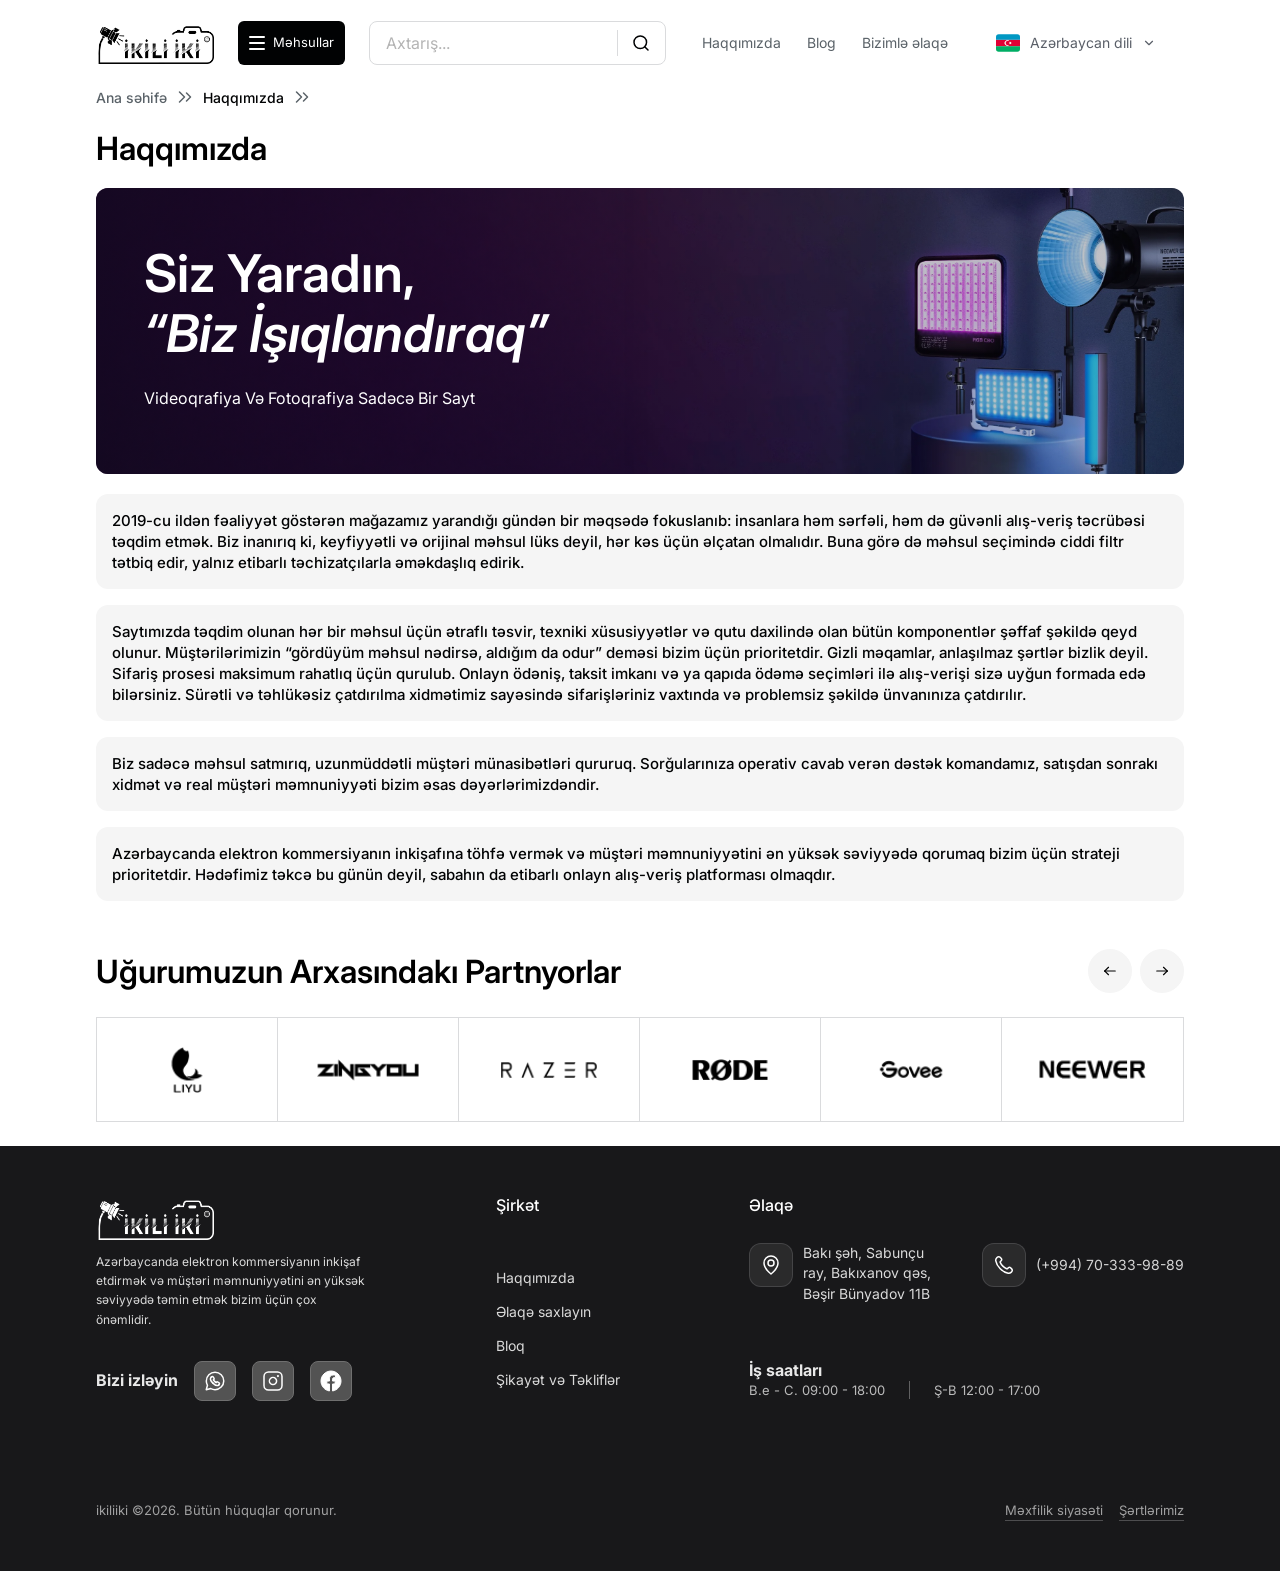
<file: about.html>
<!DOCTYPE html>
<html lang="az">

<head>
    <meta charset="UTF-8">
    <!-- Təməl viewport -->
    <meta name="viewport" content="width=device-width, initial-scale=1.0, viewport-fit=cover">
    <!-- Zoom meta -->
    <meta name="viewport" content="width=device-width, initial-scale=1, maximum-scale=1, user-scalable=no">
    <title>Haqqımızda | ikili2.az</title>

    <link rel="preconnect" href="https://fonts.googleapis.com" />
    <link rel="preconnect" href="https://fonts.gstatic.com" crossorigin />
    <link href="https://fonts.googleapis.com/css2?family=Outfit:wght@400;500;600;700;800;900&display=swap"
        rel="stylesheet" />

    <link href="https://cdn.jsdelivr.net/npm/bootstrap@5.3.8/dist/css/bootstrap.min.css" rel="stylesheet"
        integrity="sha384-sRIl4kxILFvY47J16cr9ZwB07vP4J8+LH7qKQnuqkuIAvNWLzeN8tE5YBujZqJLB" crossorigin="anonymous" />

    <link rel="stylesheet" href="assets/css/style.css?v=20260314" />
</head>

<body class="page">
    <div class="page--about">

    <!-- * HEADER START * -->
    <div id="header-placeholder"></div>
    <script>
        (function () {
            const url = "./assets/components/header.html";
            const cacheKey = `partial:${url}`;
            const node = document.getElementById("header-placeholder");
            if (!node) return;

            try {
                const cached = localStorage.getItem(cacheKey);
                if (cached) node.innerHTML = cached;
            } catch (error) {
                console.warn("Header preload cache error:", error);
            }

            if (window.location.protocol === "file:") return;

            fetch(url)
                .then((response) => {
                    if (!response.ok) throw new Error(`Header yüklənmədi: ${response.status}`);
                    return response.text();
                })
                .then((html) => {
                    const parser = new DOMParser();
                    const doc = parser.parseFromString(html, "text/html");
                    const nextHtml = doc.body.innerHTML;
                    if (node.innerHTML !== nextHtml) node.innerHTML = nextHtml;
                    try {
                        localStorage.setItem(cacheKey, nextHtml);
                    } catch (error) {
                        console.warn("Header cache write error:", error);
                    }
                })
                .catch((error) => {
                    console.warn("Header preload fetch error:", error);
                });
        })();
    </script>
    <!-- * HEADER END * -->


    <main>
        <!-- * ABOUT PAGE START * -->
        <section class="about-page">
            <div class="about-page__container content-section">
                <nav class="breadcrumb" aria-label="Breadcrumb">
                    <a href="index.html">Ana səhifə</a>
                    <span aria-hidden="true">
                        <svg width="24" height="24" viewBox="0 0 24 24" fill="none" xmlns="http://www.w3.org/2000/svg">
                            <path d="M13.5 16L17.5 12L13.5 8" stroke="#5A6268" stroke-width="1.5" stroke-linecap="round"
                                stroke-linejoin="round" />
                            <path d="M6.5 17L11.5 12L6.5 7" stroke="#5A6268" stroke-width="1.5" stroke-linecap="round"
                                stroke-linejoin="round" />
                        </svg>
                    </span>
                    <a href="about.html" aria-current="page">Haqqımızda</a>
                     <span aria-hidden="true">
                        <svg width="24" height="24" viewBox="0 0 24 24" fill="none" xmlns="http://www.w3.org/2000/svg">
                            <path d="M13.5 16L17.5 12L13.5 8" stroke="#5A6268" stroke-width="1.5" stroke-linecap="round"
                                stroke-linejoin="round" />
                            <path d="M6.5 17L11.5 12L6.5 7" stroke="#5A6268" stroke-width="1.5" stroke-linecap="round"
                                stroke-linejoin="round" />
                        </svg>
                    </span>
                </nav>

                <div class="section-header">
                    <h1 class="section-header__title">Haqqımızda</h1>
                </div>

                <div class="about-page__hero">
                    <img loading="lazy" decoding="async" class="about-page__hero-img" src="assets/images/783815d9c4e5a7d03388fd87f96c29ed0e0bb975.png"
                        alt="İşıqlandırma avadanlıqları banneri" />
                    <div class="about-page__hero-overlay"></div>
                    <div class="about-page__hero-content">
                        <h2 class="about-page__hero-title">Siz Yaradın,<br /><em>“Biz İşıqlandıraq”</em></h2>
                        <p class="about-page__hero-subtitle">Videoqrafiya və Fotoqrafiya Sadəcə Bir Sayt</p>
                    </div>
                </div>

                <div class="about-page__text-list">
                    <article class="about-page__text-card">
                        2019-cu ildən fəaliyyət göstərən mağazamız yarandığı gündən bir məqsədə fokuslanıb: insanlara
                        həm sərfəli, həm də güvənli alış-veriş təcrübəsi təqdim etmək. Biz inanırıq ki, keyfiyyətli və
                        orijinal məhsul lüks deyil, hər kəs üçün əlçatan olmalıdır. Buna görə də məhsul seçimində ciddi
                        filtr tətbiq edir, yalnız etibarlı təchizatçılarla əməkdaşlıq edirik.
                    </article>

                    <article class="about-page__text-card">
                        Saytımızda təqdim olunan hər bir məhsul üçün ətraflı təsvir, texniki xüsusiyyətlər və qutu
                        daxilində olan bütün komponentlər şəffaf şəkildə qeyd olunur. Müştərilərimizin “gördüyüm məhsul
                        nədirsə, aldığım da odur” deməsi bizim üçün prioritetdir. Gizli məqamlar, anlaşılmaz şərtlər
                        bizlik deyil. Sifariş prosesi maksimum rahatlıq üçün qurulub. Onlayn ödəniş, taksit imkanı və
                        ya qapıda ödəmə seçimləri ilə alış-verişi sizə uyğun formada edə bilərsiniz. Sürətli və
                        təhlükəsiz çatdırılma xidmətimiz sayəsində sifarişləriniz vaxtında və problemsiz şəkildə
                        ünvanınıza çatdırılır.
                    </article>

                    <article class="about-page__text-card">
                        Biz sadəcə məhsul satmırıq, uzunmüddətli müştəri münasibətləri qururuq. Sorğularınıza operativ
                        cavab verən dəstək komandamız, satışdan sonrakı xidmət və real müştəri məmnuniyyəti bizim əsas
                        dəyərlərimizdəndir.
                    </article>

                    <article class="about-page__text-card">
                        Azərbaycanda elektron kommersiyanın inkişafına töhfə vermək və müştəri məmnuniyyətini ən yüksək
                        səviyyədə qorumaq bizim üçün strateji prioritetdir. Hədəfimiz təkcə bu günün deyil, sabahın da
                        etibarlı onlayn alış-veriş platforması olmaqdır.
                    </article>
                </div>
            </div>
        </section>
        <!-- * ABOUT PAGE END * -->

        <!-- * PARTNERS SECTION START * -->
        <section class="partners-section">
            <div class="partners__container content-section">
                <div class="section-header content-section__header">
                    <h2 class="section-header__title">Uğurumuzun Arxasındakı Partnyorlar</h2>
                    <div class="section-header__nav">
                        <button class="section-header__btn" aria-label="Əvvəlki">
                            <svg width="24" height="24" viewBox="0 0 24 24" fill="none" xmlns="http://www.w3.org/2000/svg">
                                <path d="M19 12H5" stroke="black" stroke-width="1.5" stroke-linecap="round" stroke-linejoin="round" />
                                <path d="M10 17L5 12" stroke="black" stroke-width="1.5" stroke-linecap="round" stroke-linejoin="round" />
                                <path d="M10 7L5 12" stroke="black" stroke-width="1.5" stroke-linecap="round" stroke-linejoin="round" />
                            </svg>
                        </button>
                        <button class="section-header__btn" aria-label="Növbəti">
                            <svg width="24" height="24" viewBox="0 0 24 24" fill="none" xmlns="http://www.w3.org/2000/svg">
                                <path d="M5 12H19" stroke="black" stroke-width="1.5" stroke-linecap="round" stroke-linejoin="round" />
                                <path d="M14 17L19 12" stroke="black" stroke-width="1.5" stroke-linecap="round" stroke-linejoin="round" />
                                <path d="M14 7L19 12" stroke="black" stroke-width="1.5" stroke-linecap="round" stroke-linejoin="round" />
                            </svg>
                        </button>
                    </div>
                </div>

                <div class="partners__grid content-section__body">
                    <article class="partners__item">
                        <img loading="lazy" decoding="async" class="partners__logo-img" src="assets/images/7e1b06cc6317b31910e178910c5c6d897cb41ca3.png"
                            alt="LIYU logo" />
                    </article>
                    <article class="partners__item">
                        <img loading="lazy" decoding="async" class="partners__logo-img" src="assets/images/0673162a0734f0a54d78c6aa45c5b738d48a8bcf.png"
                            alt="ZINGYOU logo" />
                    </article>
                    <article class="partners__item">
                        <img loading="lazy" decoding="async" class="partners__logo-img" src="assets/images/912b0873d910c1937756f70fe49c5cca864fa3f9.png"
                            alt="RAZER logo" />
                    </article>
                    <article class="partners__item">
                        <img loading="lazy" decoding="async" class="partners__logo-img" src="assets/images/ed5071518060241ebef5698810afa7528b020227.png"
                            alt="RODE logo" />
                    </article>
                    <article class="partners__item">
                        <img loading="lazy" decoding="async" class="partners__logo-img" src="assets/images/1686026bab9365702d0a793933f1c906a373e9fb.png"
                            alt="Govee logo" />
                    </article>
                    <article class="partners__item">
                        <img loading="lazy" decoding="async" class="partners__logo-img" src="assets/images/a6242b0c8b187287f1c6bbee1114481ae0c81017.png"
                            alt="NEEWER logo" />
                    </article>
                </div>
            </div>
        </section>
        <!-- * PARTNERS SECTION END * -->
    </main>

    <!-- * FOOTER START * -->
    <div id="footer-placeholder"></div>
    <script>
        (function () {
            const url = "./assets/components/footer.html";
            const cacheKey = `partial:${url}`;
            const node = document.getElementById("footer-placeholder");
            if (!node) return;

            try {
                const cached = localStorage.getItem(cacheKey);
                if (cached) node.innerHTML = cached;
            } catch (error) {
                console.warn("Footer preload cache error:", error);
            }

            if (window.location.protocol === "file:") return;

            fetch(url)
                .then((response) => {
                    if (!response.ok) throw new Error(`Footer yüklənmədi: ${response.status}`);
                    return response.text();
                })
                .then((html) => {
                    const parser = new DOMParser();
                    const doc = parser.parseFromString(html, "text/html");
                    const nextHtml = doc.body.innerHTML;
                    if (node.innerHTML !== nextHtml) node.innerHTML = nextHtml;
                    try {
                        localStorage.setItem(cacheKey, nextHtml);
                    } catch (error) {
                        console.warn("Footer cache write error:", error);
                    }
                })
                .catch((error) => {
                    console.warn("Footer preload fetch error:", error);
                });
        })();
    </script>
    <!-- * FOOTER END * -->



    <script src="https://cdn.jsdelivr.net/npm/gsap@3.12.5/dist/gsap.min.js"></script>
    <script type="module" src="assets/js/main.js?v=20260314"></script>
    <script src="https://cdn.jsdelivr.net/npm/bootstrap@5.3.8/dist/js/bootstrap.bundle.min.js"
        integrity="sha384-FKyoEForCGlyvwx9Hj09JcYn3nv7wiPVlz7YYwJrWVcXK/BmnVDxM+D2scQbITxI" crossorigin="anonymous">
        </script>

    </div>
</body>

</html>
</file>
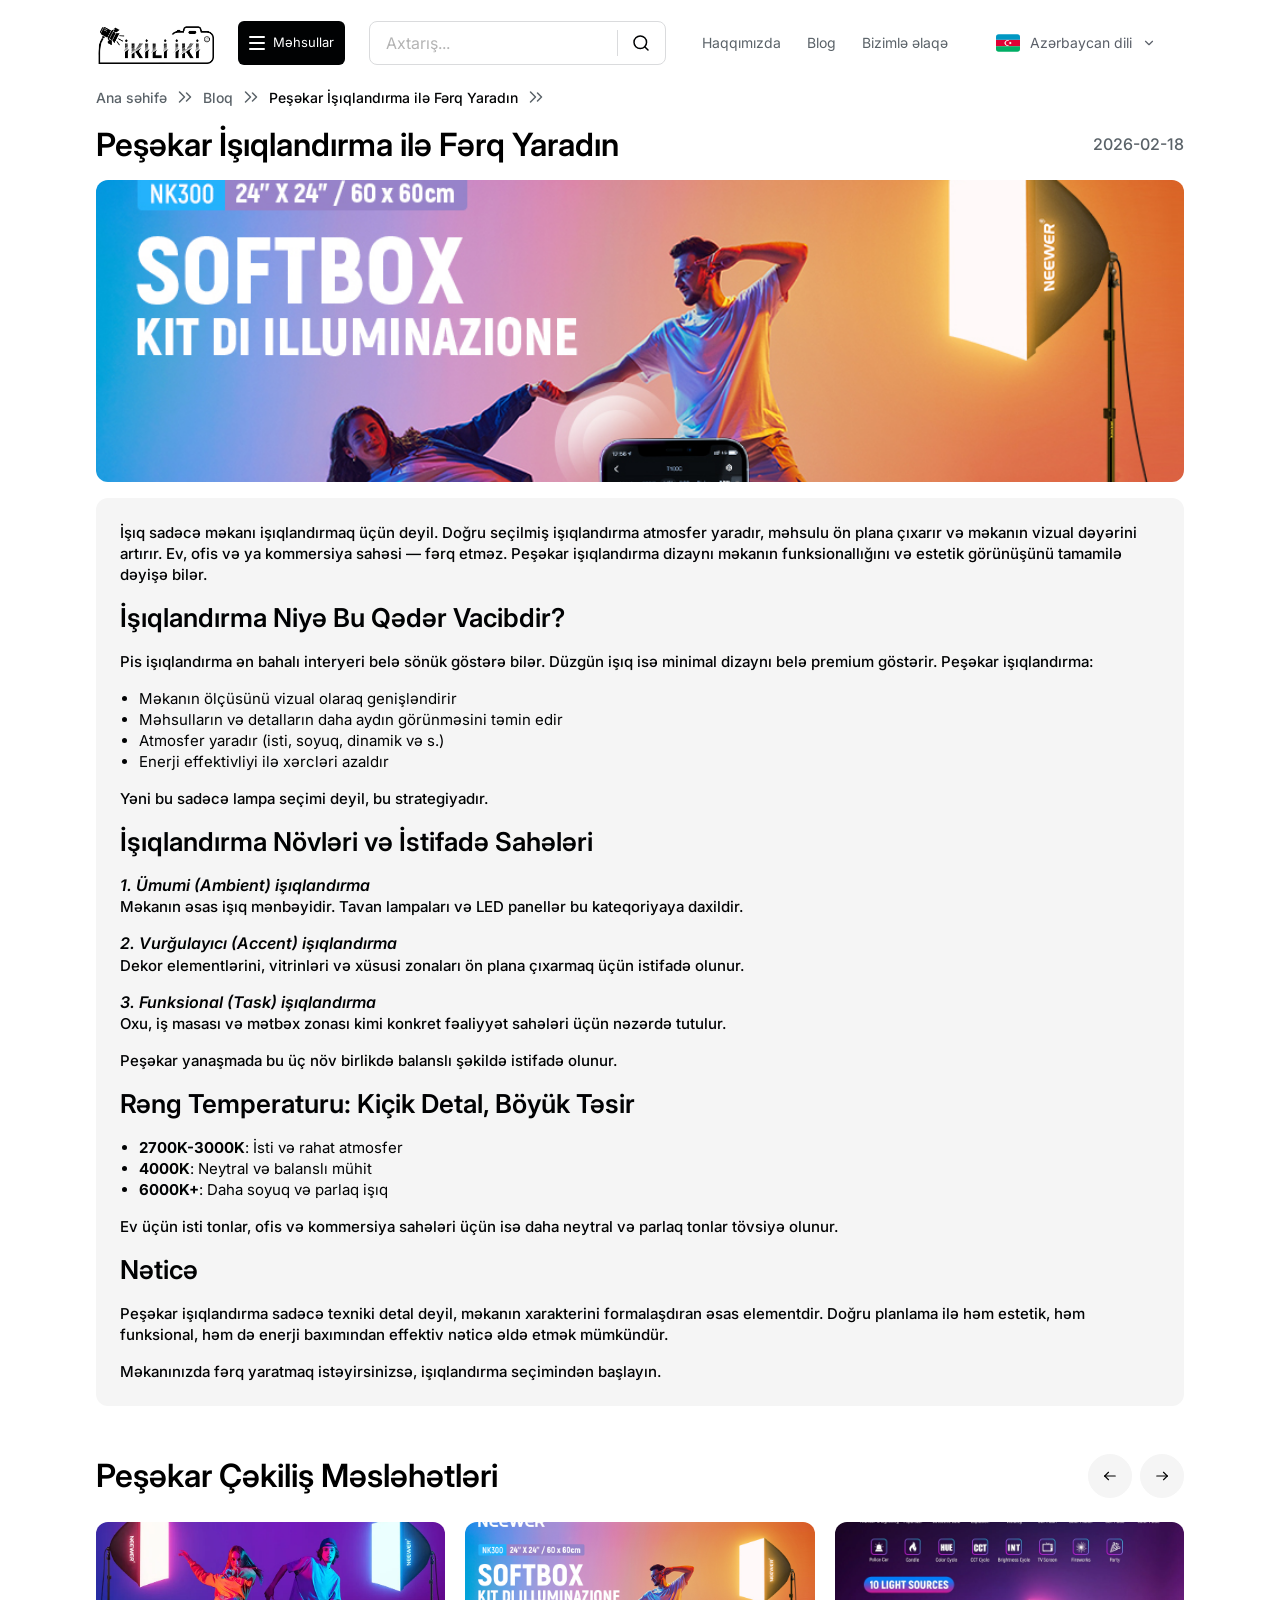
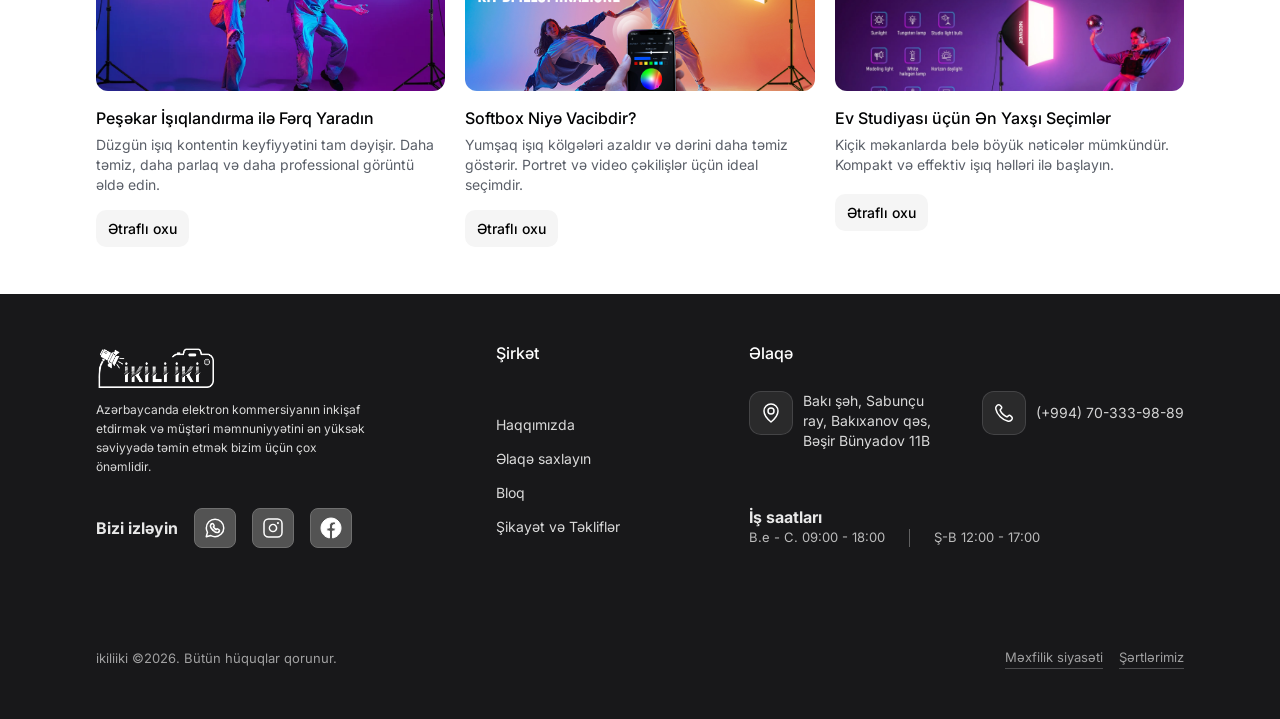
<file: blog-details.html>
<!DOCTYPE html>
<html lang="az">

<head>
    <meta charset="UTF-8">
    <!-- Təməl viewport -->
    <meta name="viewport" content="width=device-width, initial-scale=1.0, viewport-fit=cover">
    <!-- Zoom meta -->
    <meta name="viewport" content="width=device-width, initial-scale=1, maximum-scale=1, user-scalable=no">
    <title>Peşəkar İşıqlandırma ilə Fərq Yaradın | ikili2.az</title>

    <link rel="preconnect" href="https://fonts.googleapis.com" />
    <link rel="preconnect" href="https://fonts.gstatic.com" crossorigin />
    <link href="https://fonts.googleapis.com/css2?family=Outfit:wght@400;500;600;700;800;900&display=swap"
        rel="stylesheet" />

    <link href="https://cdn.jsdelivr.net/npm/bootstrap@5.3.8/dist/css/bootstrap.min.css" rel="stylesheet"
        integrity="sha384-sRIl4kxILFvY47J16cr9ZwB07vP4J8+LH7qKQnuqkuIAvNWLzeN8tE5YBujZqJLB" crossorigin="anonymous" />

    <link rel="stylesheet" href="assets/css/style.css?v=20260314" />
</head>

<body class="page">
    <div class="page--blog-details">
    <!-- * HEADER START * -->
    <div id="header-placeholder"></div>
    <script>
        (function () {
            const url = "./assets/components/header.html";
            const cacheKey = `partial:${url}`;
            const node = document.getElementById("header-placeholder");
            if (!node) return;

            try {
                const cached = localStorage.getItem(cacheKey);
                if (cached) node.innerHTML = cached;
            } catch (error) {
                console.warn("Header preload cache error:", error);
            }

            if (window.location.protocol === "file:") return;

            fetch(url)
                .then((response) => {
                    if (!response.ok) throw new Error(`Header yüklənmədi: ${response.status}`);
                    return response.text();
                })
                .then((html) => {
                    const parser = new DOMParser();
                    const doc = parser.parseFromString(html, "text/html");
                    const nextHtml = doc.body.innerHTML;
                    if (node.innerHTML !== nextHtml) node.innerHTML = nextHtml;
                    try {
                        localStorage.setItem(cacheKey, nextHtml);
                    } catch (error) {
                        console.warn("Header cache write error:", error);
                    }
                })
                .catch((error) => {
                    console.warn("Header preload fetch error:", error);
                });
        })();
    </script>
    <!-- * HEADER END * -->


    <main>
        <!-- * BLOG DETAIL START * -->
        <section class="blog-detail-section blog-detail">
            <div class="blog-detail__container">
                <nav class="breadcrumb" aria-label="Breadcrumb">
                    <a href="index.html">Ana səhifə</a>
                    <span aria-hidden="true">
                        <svg width="24" height="24" viewBox="0 0 24 24" fill="none" xmlns="http://www.w3.org/2000/svg">
                            <path d="M13.5 16L17.5 12L13.5 8" stroke="#5A6268" stroke-width="1.5" stroke-linecap="round"
                                stroke-linejoin="round" />
                            <path d="M6.5 17L11.5 12L6.5 7" stroke="#5A6268" stroke-width="1.5" stroke-linecap="round"
                                stroke-linejoin="round" />
                        </svg>
                    </span>
                    <a href="blog.html">Bloq</a>
                    <span aria-hidden="true">
                        <svg width="24" height="24" viewBox="0 0 24 24" fill="none" xmlns="http://www.w3.org/2000/svg">
                            <path d="M13.5 16L17.5 12L13.5 8" stroke="#5A6268" stroke-width="1.5" stroke-linecap="round"
                                stroke-linejoin="round" />
                            <path d="M6.5 17L11.5 12L6.5 7" stroke="#5A6268" stroke-width="1.5" stroke-linecap="round"
                                stroke-linejoin="round" />
                        </svg>
                    </span>
                    <a href="blog-details.html" aria-current="page">Peşəkar İşıqlandırma ilə Fərq Yaradın</a>
                    <span aria-hidden="true">
                        <svg width="24" height="24" viewBox="0 0 24 24" fill="none" xmlns="http://www.w3.org/2000/svg">
                            <path d="M13.5 16L17.5 12L13.5 8" stroke="#5A6268" stroke-width="1.5" stroke-linecap="round"
                                stroke-linejoin="round" />
                            <path d="M6.5 17L11.5 12L6.5 7" stroke="#5A6268" stroke-width="1.5" stroke-linecap="round"
                                stroke-linejoin="round" />
                        </svg>
                    </span>
                </nav>

                <div class="section-header">
                    <h1 class="section-header__title">Peşəkar İşıqlandırma ilə Fərq Yaradın</h1>
                    <time class="blog-detail__date" datetime="2026-02-18">2026-02-18</time>
                </div>

                <article class="blog-detail__article">
                    <div class="blog-detail__hero">
                        <img loading="lazy" decoding="async" src="assets/images/cea975b6ca09f62abcdcf15189bfbef5c8f2d111.jpg" alt="Peşəkar işıqlandırma"
                            class="blog-detail__hero-img" />
                    </div>

                    <div class="blog-detail__content">
                        <p>
                            İşıq sadəcə məkanı işıqlandırmaq üçün deyil. Doğru seçilmiş işıqlandırma atmosfer yaradır,
                            məhsulu ön plana çıxarır və məkanın vizual dəyərini artırır. Ev, ofis və ya kommersiya
                            sahəsi — fərq etməz. Peşəkar işıqlandırma dizaynı məkanın funksionallığını və estetik
                            görünüşünü tamamilə dəyişə bilər.
                        </p>

                        <h2>İşıqlandırma Niyə Bu Qədər Vacibdir?</h2>
                        <p>
                            Pis işıqlandırma ən bahalı interyeri belə sönük göstərə bilər. Düzgün işıq isə minimal
                            dizaynı belə premium göstərir. Peşəkar işıqlandırma:
                        </p>
                        <ul>
                            <li>Məkanın ölçüsünü vizual olaraq genişləndirir</li>
                            <li>Məhsulların və detalların daha aydın görünməsini təmin edir</li>
                            <li>Atmosfer yaradır (isti, soyuq, dinamik və s.)</li>
                            <li>Enerji effektivliyi ilə xərcləri azaldır</li>
                        </ul>
                        <p>Yəni bu sadəcə lampa seçimi deyil, bu strategiyadır.</p>

                        <h2>İşıqlandırma Növləri və İstifadə Sahələri</h2>
                        <div class="blog-detail__type">
                            <h3 class="blog-detail__subheading">1. Ümumi (Ambient) işıqlandırma</h3>
                            <p>Məkanın əsas işıq mənbəyidir. Tavan lampaları və LED panellər bu kateqoriyaya daxildir.
                            </p>
                        </div>
                        <div class="blog-detail__type">
                            <h3 class="blog-detail__subheading">2. Vurğulayıcı (Accent) işıqlandırma</h3>
                            <p>Dekor elementlərini, vitrinləri və xüsusi zonaları ön plana çıxarmaq üçün istifadə
                                olunur.</p>
                        </div>
                        <div class="blog-detail__type">
                            <h3 class="blog-detail__subheading">3. Funksional (Task) işıqlandırma</h3>
                            <p>Oxu, iş masası və mətbəx zonası kimi konkret fəaliyyət sahələri üçün nəzərdə tutulur.</p>
                        </div>
                        <p>Peşəkar yanaşmada bu üç növ birlikdə balanslı şəkildə istifadə olunur.</p>

                        <h2>Rəng Temperaturu: Kiçik Detal, Böyük Təsir</h2>
                        <ul>
                            <li><strong>2700K-3000K</strong>: İsti və rahat atmosfer</li>
                            <li><strong>4000K</strong>: Neytral və balanslı mühit</li>
                            <li><strong>6000K+</strong>: Daha soyuq və parlaq işıq</li>
                        </ul>
                        <p>Ev üçün isti tonlar, ofis və kommersiya sahələri üçün isə daha neytral və parlaq tonlar
                            tövsiyə olunur.</p>

                        <h2>Nəticə</h2>
                        <p>
                            Peşəkar işıqlandırma sadəcə texniki detal deyil, məkanın xarakterini formalaşdıran əsas
                            elementdir. Doğru planlama ilə həm estetik, həm funksional, həm də enerji baxımından
                            effektiv nəticə əldə etmək mümkündür.
                        </p>
                        <p>Məkanınızda fərq yaratmaq istəyirsinizsə, işıqlandırma seçimindən başlayın.</p>
                    </div>
                </article>
            </div>
        </section>
        <!-- * BLOG DETAIL END * -->

        <!-- * BLOG SECTION START * -->
        <section class="blog-section">
            <div class="blog__container content-section">
                <div class="section-header">
                    <h2 class="section-header__title">Peşəkar Çəkiliş Məsləhətləri</h2>
                    <div class="section-header__nav">
                        <button class="section-header__btn" aria-label="Əvvəlki">
                            <svg width="24" height="24" viewBox="0 0 24 24" fill="none" xmlns="http://www.w3.org/2000/svg">
                                <path d="M19 12H5" stroke="black" stroke-width="1.5" stroke-linecap="round" stroke-linejoin="round" />
                                <path d="M10 17L5 12" stroke="black" stroke-width="1.5" stroke-linecap="round" stroke-linejoin="round" />
                                <path d="M10 7L5 12" stroke="black" stroke-width="1.5" stroke-linecap="round" stroke-linejoin="round" />
                            </svg>
                        </button>
                        <button class="section-header__btn" aria-label="Növbəti">
                            <svg width="24" height="24" viewBox="0 0 24 24" fill="none" xmlns="http://www.w3.org/2000/svg">
                                <path d="M5 12H19" stroke="black" stroke-width="1.5" stroke-linecap="round" stroke-linejoin="round" />
                                <path d="M14 17L19 12" stroke="black" stroke-width="1.5" stroke-linecap="round" stroke-linejoin="round" />
                                <path d="M14 7L19 12" stroke="black" stroke-width="1.5" stroke-linecap="round" stroke-linejoin="round" />
                            </svg>
                        </button>
                    </div>
                </div>

                <div class="blog__grid content-section__body">
                    <article class="blog-card">
                        <div class="blog-card__media">
                            <img loading="lazy" decoding="async" class="blog-card__img" src="assets/images/b0d7789431c1198e5f66d32dcdfa952d297f5ef8.png"
                                alt="Peşəkar işıqlandırma məsləhətləri" />
                        </div>
                        <div class="blog-card__body">
                            <h3 class="blog-card__title">Peşəkar İşıqlandırma ilə Fərq Yaradın</h3>
                            <p class="blog-card__desc">Düzgün işıq kontentin keyfiyyətini tam dəyişir. Daha təmiz, daha
                                parlaq və daha professional görüntü əldə edin.</p>
                        </div>
                        <a href="blog-details.html" class="blog-card__btn">Ətraflı oxu</a>
                    </article>

                    <article class="blog-card">
                        <div class="blog-card__media">
                            <img loading="lazy" decoding="async" class="blog-card__img" src="assets/images/cea975b6ca09f62abcdcf15189bfbef5c8f2d111.jpg"
                                alt="Softbox məsləhətləri" />
                        </div>
                        <div class="blog-card__body">
                            <h3 class="blog-card__title">Softbox Niyə Vacibdir?</h3>
                            <p class="blog-card__desc">Yumşaq işıq kölgələri azaldır və dərini daha təmiz göstərir. Portret
                                və video çəkilişlər üçün ideal seçimdir.</p>
                        </div>
                        <a href="blog-details.html" class="blog-card__btn">Ətraflı oxu</a>
                    </article>

                    <article class="blog-card">
                        <div class="blog-card__media">
                            <img loading="lazy" decoding="async" class="blog-card__img" src="assets/images/620f4f657b9dc7a9757ed7b30d9fbe4eaaf6047e.png"
                                alt="Ev studiyası seçimləri" />
                        </div>
                        <div class="blog-card__body">
                            <h3 class="blog-card__title">Ev Studiyası üçün Ən Yaxşı Seçimlər</h3>
                            <p class="blog-card__desc">Kiçik məkanlarda belə böyük nəticələr mümkündür. Kompakt və effektiv
                                işıq həlləri ilə başlayın.</p>
                        </div>
                        <a href="blog-details.html" class="blog-card__btn">Ətraflı oxu</a>
                    </article>

                    <article class="blog-card">
                        <div class="blog-card__media">
                            <img loading="lazy" decoding="async" class="blog-card__img" src="assets/images/017df1b38667decdd00c6c81db63eb5d0e6eb4a5.png"
                                alt="Onlayn alış-veriş məsləhətləri" />
                        </div>
                        <div class="blog-card__body">
                            <h3 class="blog-card__title">Onlayn Alış-Verişdə Nələrə Diqqət Etməlisiniz?</h3>
                            <p class="blog-card__desc">Onlayn alış-veriş rahatdır, amma düzgün seçim etmək üçün vacib
                                məqamlara diqqət yetirmək lazımdır.</p>
                        </div>
                        <a href="blog-details.html" class="blog-card__btn">Ətraflı oxu</a>
                    </article>

                    <article class="blog-card">
                        <div class="blog-card__media">
                            <img loading="lazy" decoding="async" class="blog-card__img" src="assets/images/0f1ea3001f4c0255e5b90eafe234f0c32cd0f1e2.jpg"
                                alt="Orijinal məhsulu ayırd etmə" />
                        </div>
                        <div class="blog-card__body">
                            <h3 class="blog-card__title">Orijinal Məhsulu Necə Ayırd Etmək Olar?</h3>
                            <p class="blog-card__desc">Bazarda saxta məhsulların artması səbəbilə orijinallığı düzgün
                                müəyyən etmək vacibdir.</p>
                        </div>
                        <a href="blog-details.html" class="blog-card__btn">Ətraflı oxu</a>
                    </article>

                    <article class="blog-card">
                        <div class="blog-card__media">
                            <img loading="lazy" decoding="async" class="blog-card__img" src="assets/images/df4d770b55f940bb241100eb0530467f0188aec6.jpg"
                                alt="Elektron məhsulların ömrü" />
                        </div>
                        <div class="blog-card__body">
                            <h3 class="blog-card__title">Elektron Məhsulların Ömrünü Uzatmağın 5 Yolu</h3>
                            <p class="blog-card__desc">Elektron cihazlardan uzun müddət istifadə etmək üçün düzgün qulluq
                                və saxlanma vacibdir.</p>
                        </div>
                        <a href="blog-details.html" class="blog-card__btn">Ətraflı oxu</a>
                    </article>

                </div>
            </div>
        </section>
        <!-- * BLOG SECTION END * -->
    </main>

    <!-- * FOOTER START * -->
    <div id="footer-placeholder"></div>
    <script>
        (function () {
            const url = "./assets/components/footer.html";
            const cacheKey = `partial:${url}`;
            const node = document.getElementById("footer-placeholder");
            if (!node) return;

            try {
                const cached = localStorage.getItem(cacheKey);
                if (cached) node.innerHTML = cached;
            } catch (error) {
                console.warn("Footer preload cache error:", error);
            }

            if (window.location.protocol === "file:") return;

            fetch(url)
                .then((response) => {
                    if (!response.ok) throw new Error(`Footer yüklənmədi: ${response.status}`);
                    return response.text();
                })
                .then((html) => {
                    const parser = new DOMParser();
                    const doc = parser.parseFromString(html, "text/html");
                    const nextHtml = doc.body.innerHTML;
                    if (node.innerHTML !== nextHtml) node.innerHTML = nextHtml;
                    try {
                        localStorage.setItem(cacheKey, nextHtml);
                    } catch (error) {
                        console.warn("Footer cache write error:", error);
                    }
                })
                .catch((error) => {
                    console.warn("Footer preload fetch error:", error);
                });
        })();
    </script>
    <!-- * FOOTER END * -->

    <script src="https://cdn.jsdelivr.net/npm/gsap@3.12.5/dist/gsap.min.js"></script>
    <script type="module" src="assets/js/main.js?v=20260314"></script>
    <script type="module" src="assets/js/service/initBlogTipsSlider.js?v=20260314"></script>
    <script src="https://cdn.jsdelivr.net/npm/bootstrap@5.3.8/dist/js/bootstrap.bundle.min.js"
        integrity="sha384-FKyoEForCGlyvwx9Hj09JcYn3nv7wiPVlz7YYwJrWVcXK/BmnVDxM+D2scQbITxI" crossorigin="anonymous">
        </script>
    </div>
</body>

</html>
</file>
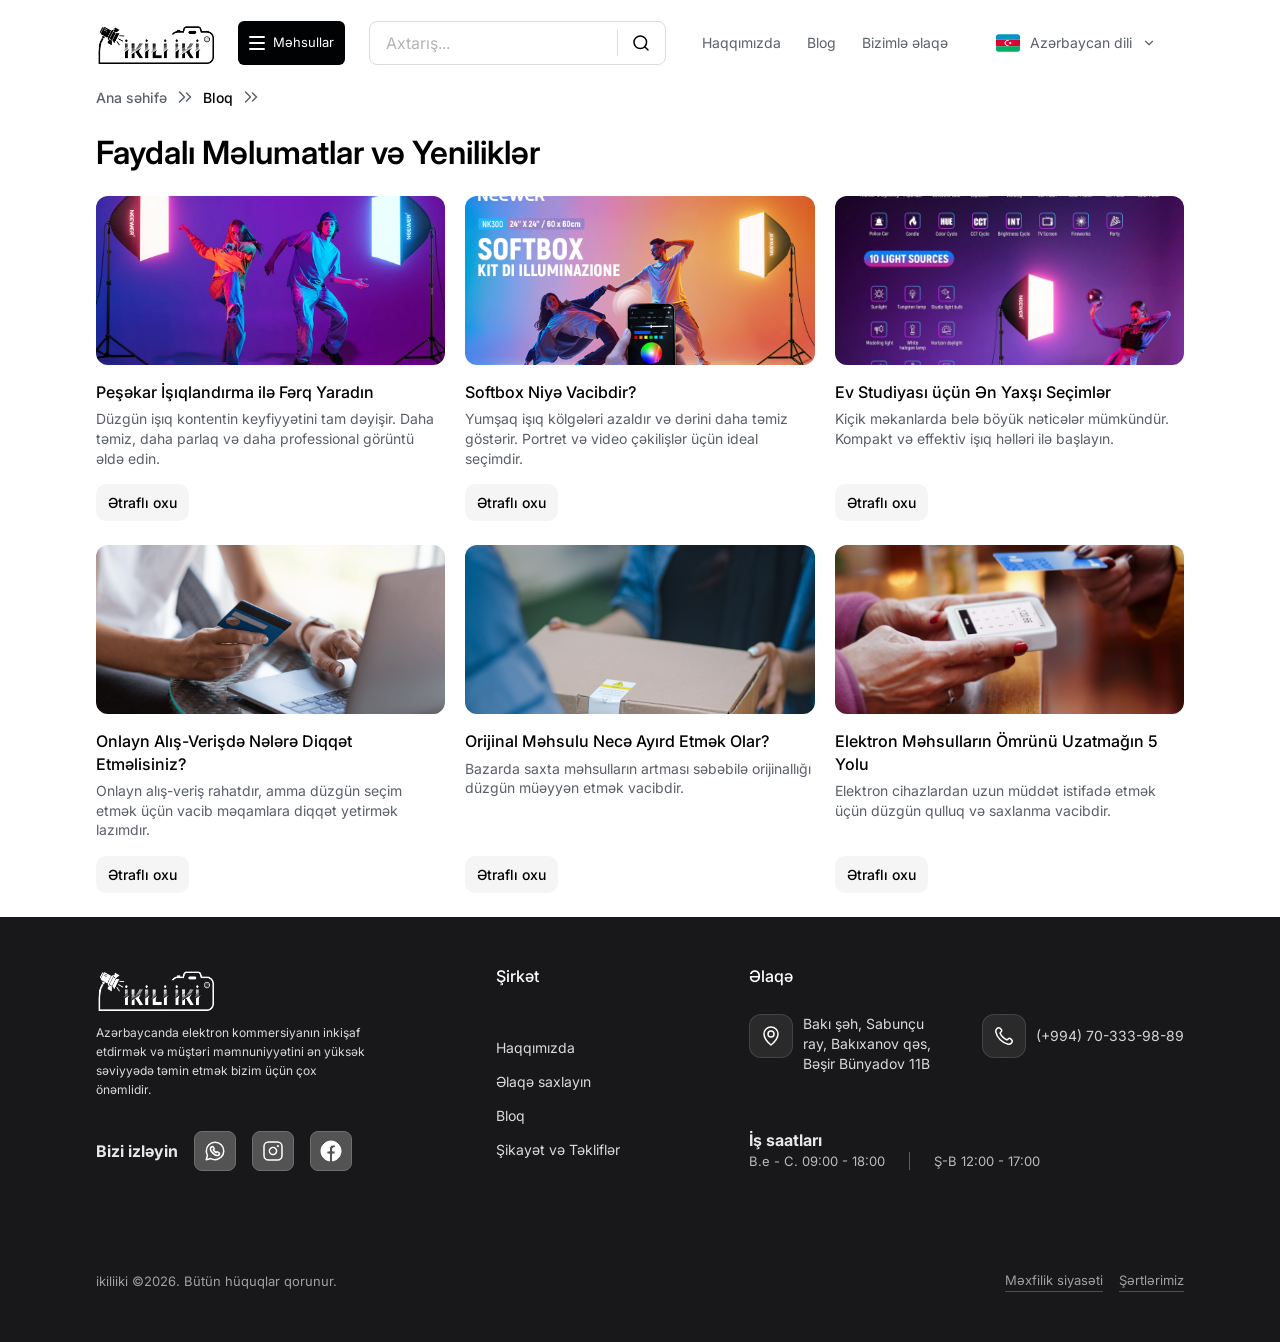
<file: blog.html>
<!DOCTYPE html>
<html lang="az">

<head>
    <meta charset="UTF-8">
    <!-- Təməl viewport -->
    <meta name="viewport" content="width=device-width, initial-scale=1.0, viewport-fit=cover">
    <!-- Zoom meta -->
    <meta name="viewport" content="width=device-width, initial-scale=1, maximum-scale=1, user-scalable=no">
    <title>Bloq | ikili2.az</title>

    <link rel="preconnect" href="https://fonts.googleapis.com" />
    <link rel="preconnect" href="https://fonts.gstatic.com" crossorigin />
    <link href="https://fonts.googleapis.com/css2?family=Outfit:wght@400;500;600;700;800;900&display=swap"
        rel="stylesheet" />

    <link href="https://cdn.jsdelivr.net/npm/bootstrap@5.3.8/dist/css/bootstrap.min.css" rel="stylesheet"
        integrity="sha384-sRIl4kxILFvY47J16cr9ZwB07vP4J8+LH7qKQnuqkuIAvNWLzeN8tE5YBujZqJLB" crossorigin="anonymous" />

    <link rel="stylesheet" href="assets/css/style.css?v=20260314" />
</head>

<body class="page">
    <div class="page--blog">
    <!-- * HEADER START * -->
    <div id="header-placeholder"></div>
    <script>
        (function () {
            const url = "./assets/components/header.html";
            const cacheKey = `partial:${url}`;
            const node = document.getElementById("header-placeholder");
            if (!node) return;

            try {
                const cached = localStorage.getItem(cacheKey);
                if (cached) node.innerHTML = cached;
            } catch (error) {
                console.warn("Header preload cache error:", error);
            }

            if (window.location.protocol === "file:") return;

            fetch(url)
                .then((response) => {
                    if (!response.ok) throw new Error(`Header yüklənmədi: ${response.status}`);
                    return response.text();
                })
                .then((html) => {
                    const parser = new DOMParser();
                    const doc = parser.parseFromString(html, "text/html");
                    const nextHtml = doc.body.innerHTML;
                    if (node.innerHTML !== nextHtml) node.innerHTML = nextHtml;
                    try {
                        localStorage.setItem(cacheKey, nextHtml);
                    } catch (error) {
                        console.warn("Header cache write error:", error);
                    }
                })
                .catch((error) => {
                    console.warn("Header preload fetch error:", error);
                });
        })();
    </script>
    <!-- * HEADER END * -->


    <main>
        <!-- * BLOG SECTION START * -->
        <section class="blog-section">
            <div class="blog__container content-section">
                <nav class="breadcrumb" aria-label="Breadcrumb">
                    <a href="index.html">Ana səhifə</a>
                    <span aria-hidden="true">
                        <svg width="24" height="24" viewBox="0 0 24 24" fill="none" xmlns="http://www.w3.org/2000/svg">
                            <path d="M13.5 16L17.5 12L13.5 8" stroke="#5A6268" stroke-width="1.5" stroke-linecap="round"
                                stroke-linejoin="round" />
                            <path d="M6.5 17L11.5 12L6.5 7" stroke="#5A6268" stroke-width="1.5" stroke-linecap="round"
                                stroke-linejoin="round" />
                        </svg>
                    </span>
                    <a href="blog.html" aria-current="page">Bloq</a>
                    <span aria-hidden="true">
                        <svg width="24" height="24" viewBox="0 0 24 24" fill="none" xmlns="http://www.w3.org/2000/svg">
                            <path d="M13.5 16L17.5 12L13.5 8" stroke="#5A6268" stroke-width="1.5" stroke-linecap="round"
                                stroke-linejoin="round" />
                            <path d="M6.5 17L11.5 12L6.5 7" stroke="#5A6268" stroke-width="1.5" stroke-linecap="round"
                                stroke-linejoin="round" />
                        </svg>
                    </span>
                </nav>

                <div class="section-header">
                    <h1 class="section-header__title">Faydalı Məlumatlar və Yeniliklər</h1>
                </div>

                <div class="blog__grid content-section__body">
                    <article class="blog-card">
                        <div class="blog-card__media">
                            <img loading="lazy" decoding="async" class="blog-card__img" src="assets/images/b0d7789431c1198e5f66d32dcdfa952d297f5ef8.png"
                                alt="Peşəkar işıqlandırma məsləhətləri" />
                        </div>
                        <div class="blog-card__body">
                            <h3 class="blog-card__title">Peşəkar İşıqlandırma ilə Fərq Yaradın</h3>
                            <p class="blog-card__desc">Düzgün işıq kontentin keyfiyyətini tam dəyişir. Daha təmiz, daha
                                parlaq və daha professional görüntü əldə edin.</p>
                        </div>
                        <a href="blog-details.html" class="blog-card__btn">Ətraflı oxu</a>
                    </article>

                    <article class="blog-card">
                        <div class="blog-card__media">
                            <img loading="lazy" decoding="async" class="blog-card__img" src="assets/images/cea975b6ca09f62abcdcf15189bfbef5c8f2d111.jpg"
                                alt="Softbox məsləhətləri" />
                        </div>
                        <div class="blog-card__body">
                            <h3 class="blog-card__title">Softbox Niyə Vacibdir?</h3>
                            <p class="blog-card__desc">Yumşaq işıq kölgələri azaldır və dərini daha təmiz göstərir. Portret
                                və video çəkilişlər üçün ideal seçimdir.</p>
                        </div>
                        <a href="blog-details.html" class="blog-card__btn">Ətraflı oxu</a>
                    </article>

                    <article class="blog-card">
                        <div class="blog-card__media">
                            <img loading="lazy" decoding="async" class="blog-card__img" src="assets/images/620f4f657b9dc7a9757ed7b30d9fbe4eaaf6047e.png"
                                alt="Ev studiyası seçimləri" />
                        </div>
                        <div class="blog-card__body">
                            <h3 class="blog-card__title">Ev Studiyası üçün Ən Yaxşı Seçimlər</h3>
                            <p class="blog-card__desc">Kiçik məkanlarda belə böyük nəticələr mümkündür. Kompakt və effektiv
                                işıq həlləri ilə başlayın.</p>
                        </div>
                        <a href="blog-details.html" class="blog-card__btn">Ətraflı oxu</a>
                    </article>

                    <article class="blog-card">
                        <div class="blog-card__media">
                            <img loading="lazy" decoding="async" class="blog-card__img" src="assets/images/017df1b38667decdd00c6c81db63eb5d0e6eb4a5.png"
                                alt="Onlayn alış-veriş məsləhətləri" />
                        </div>
                        <div class="blog-card__body">
                            <h3 class="blog-card__title">Onlayn Alış-Verişdə Nələrə Diqqət Etməlisiniz?</h3>
                            <p class="blog-card__desc">Onlayn alış-veriş rahatdır, amma düzgün seçim etmək üçün vacib
                                məqamlara diqqət yetirmək lazımdır.</p>
                        </div>
                        <a href="blog-details.html" class="blog-card__btn">Ətraflı oxu</a>
                    </article>

                    <article class="blog-card">
                        <div class="blog-card__media">
                            <img loading="lazy" decoding="async" class="blog-card__img" src="assets/images/0f1ea3001f4c0255e5b90eafe234f0c32cd0f1e2.jpg"
                                alt="Orijinal məhsulu ayırd etmə" />
                        </div>
                        <div class="blog-card__body">
                            <h3 class="blog-card__title">Orijinal Məhsulu Necə Ayırd Etmək Olar?</h3>
                            <p class="blog-card__desc">Bazarda saxta məhsulların artması səbəbilə orijinallığı düzgün
                                müəyyən etmək vacibdir.</p>
                        </div>
                        <a href="blog-details.html" class="blog-card__btn">Ətraflı oxu</a>
                    </article>

                    <article class="blog-card">
                        <div class="blog-card__media">
                            <img loading="lazy" decoding="async" class="blog-card__img" src="assets/images/df4d770b55f940bb241100eb0530467f0188aec6.jpg"
                                alt="Elektron məhsulların ömrü" />
                        </div>
                        <div class="blog-card__body">
                            <h3 class="blog-card__title">Elektron Məhsulların Ömrünü Uzatmağın 5 Yolu</h3>
                            <p class="blog-card__desc">Elektron cihazlardan uzun müddət istifadə etmək üçün düzgün qulluq
                                və saxlanma vacibdir.</p>
                        </div>
                        <a href="blog-details.html" class="blog-card__btn">Ətraflı oxu</a>
                    </article>

                </div>
            </div>
        </section>
        <!-- * BLOG SECTION END * -->
    </main>

    <!-- * FOOTER START * -->
    <div id="footer-placeholder"></div>
    <script>
        (function () {
            const url = "./assets/components/footer.html";
            const cacheKey = `partial:${url}`;
            const node = document.getElementById("footer-placeholder");
            if (!node) return;

            try {
                const cached = localStorage.getItem(cacheKey);
                if (cached) node.innerHTML = cached;
            } catch (error) {
                console.warn("Footer preload cache error:", error);
            }

            if (window.location.protocol === "file:") return;

            fetch(url)
                .then((response) => {
                    if (!response.ok) throw new Error(`Footer yüklənmədi: ${response.status}`);
                    return response.text();
                })
                .then((html) => {
                    const parser = new DOMParser();
                    const doc = parser.parseFromString(html, "text/html");
                    const nextHtml = doc.body.innerHTML;
                    if (node.innerHTML !== nextHtml) node.innerHTML = nextHtml;
                    try {
                        localStorage.setItem(cacheKey, nextHtml);
                    } catch (error) {
                        console.warn("Footer cache write error:", error);
                    }
                })
                .catch((error) => {
                    console.warn("Footer preload fetch error:", error);
                });
        })();
    </script>
    <!-- * FOOTER END * -->

    <script src="https://cdn.jsdelivr.net/npm/gsap@3.12.5/dist/gsap.min.js"></script>
    <script type="module" src="assets/js/main.js?v=20260314"></script>
    <script type="module" src="assets/js/service/initBlogTipsSlider.js?v=20260314"></script>
    <script src="https://cdn.jsdelivr.net/npm/bootstrap@5.3.8/dist/js/bootstrap.bundle.min.js"
        integrity="sha384-FKyoEForCGlyvwx9Hj09JcYn3nv7wiPVlz7YYwJrWVcXK/BmnVDxM+D2scQbITxI" crossorigin="anonymous">
        </script>
    </div>
</body>

</html>
</file>
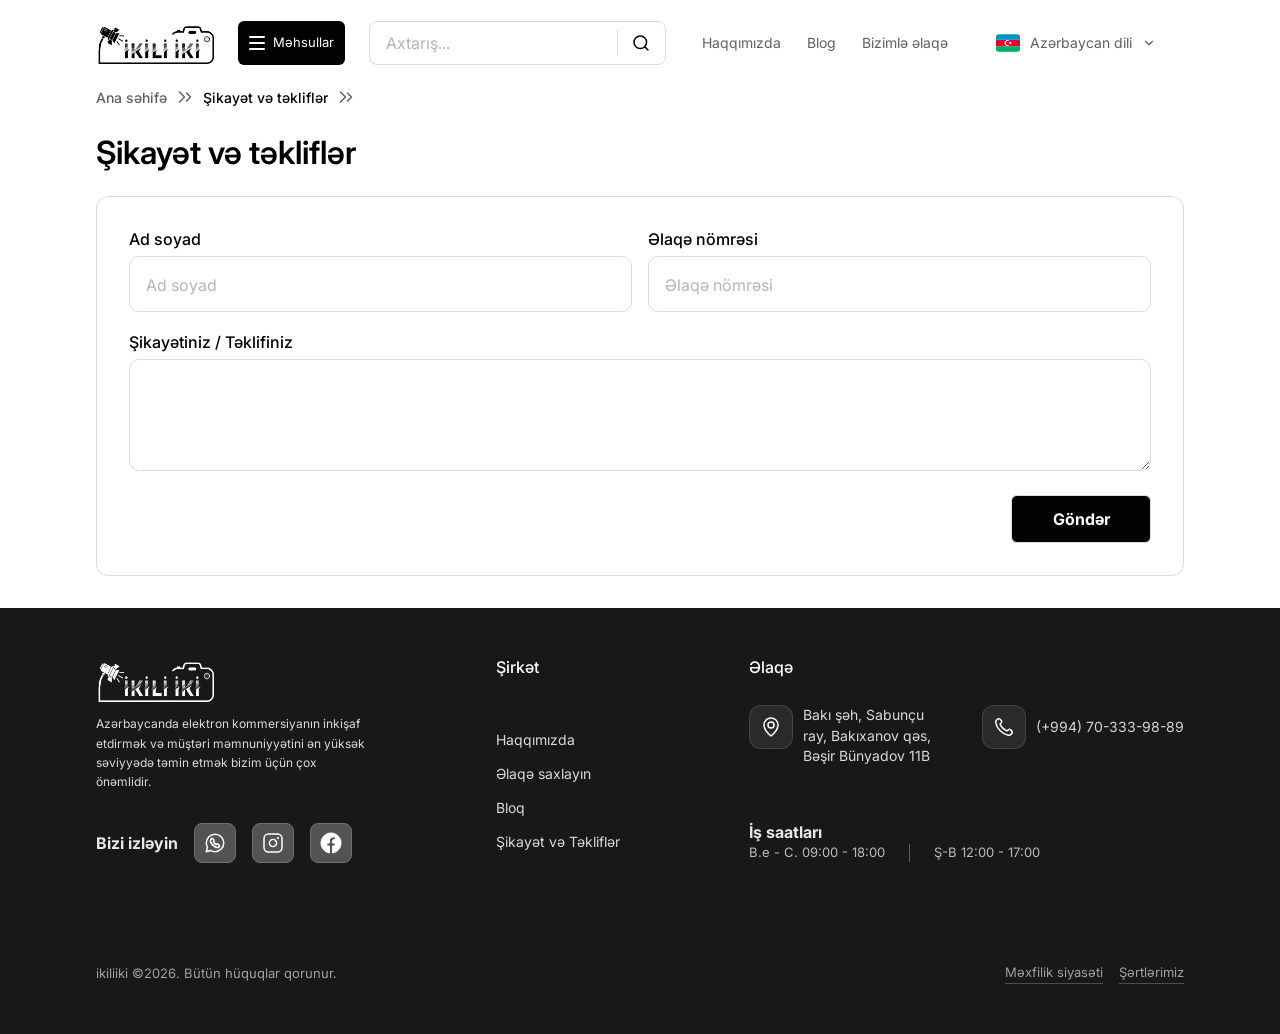
<file: complaints.html>
<!DOCTYPE html>
<html lang="az">

<head>
    <meta charset="UTF-8">
    <!-- Təməl viewport -->
    <meta name="viewport" content="width=device-width, initial-scale=1.0, viewport-fit=cover">
    <!-- Zoom meta -->
    <meta name="viewport" content="width=device-width, initial-scale=1, maximum-scale=1, user-scalable=no">
    <title>Şikayət və Təkliflər | ikili2.az</title>

    <link rel="preconnect" href="https://fonts.googleapis.com" />
    <link rel="preconnect" href="https://fonts.gstatic.com" crossorigin />
    <link href="https://fonts.googleapis.com/css2?family=Outfit:wght@400;500;600;700;800;900&display=swap"
        rel="stylesheet" />

    <link href="https://cdn.jsdelivr.net/npm/bootstrap@5.3.8/dist/css/bootstrap.min.css" rel="stylesheet"
        integrity="sha384-sRIl4kxILFvY47J16cr9ZwB07vP4J8+LH7qKQnuqkuIAvNWLzeN8tE5YBujZqJLB" crossorigin="anonymous" />

    <link rel="stylesheet" href="assets/css/style.css?v=20260314" />
</head>

<body class="page">
    <div class="page--complaints">
        <div id="header-placeholder"></div>
        <script>
            (function () {
                const url = "./assets/components/header.html";
                const cacheKey = `partial:${url}`;
                const node = document.getElementById("header-placeholder");
                if (!node) return;

                try {
                    const cached = localStorage.getItem(cacheKey);
                    if (cached) node.innerHTML = cached;
                } catch (error) {
                    console.warn("Header preload cache error:", error);
                }

                if (window.location.protocol === "file:") return;

                fetch(url)
                    .then((response) => {
                        if (!response.ok) throw new Error(`Header yüklənmədi: ${response.status}`);
                        return response.text();
                    })
                    .then((html) => {
                        const parser = new DOMParser();
                        const doc = parser.parseFromString(html, "text/html");
                        const nextHtml = doc.body.innerHTML;
                        if (node.innerHTML !== nextHtml) node.innerHTML = nextHtml;
                        try {
                            localStorage.setItem(cacheKey, nextHtml);
                        } catch (error) {
                            console.warn("Header cache write error:", error);
                        }
                    })
                    .catch((error) => {
                        console.warn("Header preload fetch error:", error);
                    });
            })();
        </script>

        <main>
            <section class="complaints-page">
                <div class="complaints-page__container">
                    <nav class="breadcrumb" aria-label="Breadcrumb">
                        <a href="index.html">Ana səhifə</a>
                        <span aria-hidden="true">
                            <svg width="24" height="24" viewBox="0 0 24 24" fill="none"
                                xmlns="http://www.w3.org/2000/svg">
                                <path d="M13.5 16L17.5 12L13.5 8" stroke="#5A6268" stroke-width="1.5"
                                    stroke-linecap="round" stroke-linejoin="round" />
                                <path d="M6.5 17L11.5 12L6.5 7" stroke="#5A6268" stroke-width="1.5"
                                    stroke-linecap="round" stroke-linejoin="round" />
                            </svg>
                        </span>
                        <a href="complaints.html" aria-current="page">Şikayət və təkliflər</a>
                        <span aria-hidden="true">
                            <svg width="24" height="24" viewBox="0 0 24 24" fill="none"
                                xmlns="http://www.w3.org/2000/svg">
                                <path d="M13.5 16L17.5 12L13.5 8" stroke="#5A6268" stroke-width="1.5"
                                    stroke-linecap="round" stroke-linejoin="round" />
                                <path d="M6.5 17L11.5 12L6.5 7" stroke="#5A6268" stroke-width="1.5"
                                    stroke-linecap="round" stroke-linejoin="round" />
                            </svg>
                        </span>
                    </nav>

                    <div class="section-header">
                        <h2 class="section-header__title">Şikayət və təkliflər</h2>
                    </div>

                    <form class="complaints-form" action="#" method="post">
                        <div class="complaints-form__panel">
                            <div class="contact-form__row">
                                <div class="contact-form__group">
                                    <label class="contact-form__label" for="complaintFullName">Ad soyad</label>
                                    <input class="contact-form__input" id="complaintFullName" name="complaintFullName"
                                        type="text" placeholder="Ad soyad" required>
                                </div>
                                <div class="contact-form__group">
                                    <label class="contact-form__label" for="complaintPhone">Əlaqə nömrəsi</label>
                                    <input class="contact-form__input" id="complaintPhone" name="complaintPhone"
                                        type="tel" placeholder="Əlaqə nömrəsi" required>
                                </div>
                            </div>

                            <div class="contact-form__group">
                                <label class="contact-form__label" for="complaintMessage">Şikayətiniz /
                                    Təklifiniz</label>
                                <textarea class="contact-form__textarea" id="complaintMessage" name="complaintMessage"
                                    placeholder="" required></textarea>
                            </div>

                            <div class="complaints-form__footer">
                                <button class="complaints-form__submit" type="submit">Göndər</button>
                            </div>
                        </div>
                    </form>
                </div>
            </section>
        </main>

        <div id="footer-placeholder"></div>
        <script>
            (function () {
                const url = "./assets/components/footer.html";
                const cacheKey = `partial:${url}`;
                const node = document.getElementById("footer-placeholder");
                if (!node) return;

                try {
                    const cached = localStorage.getItem(cacheKey);
                    if (cached) node.innerHTML = cached;
                } catch (error) {
                    console.warn("Footer preload cache error:", error);
                }

                if (window.location.protocol === "file:") return;

                fetch(url)
                    .then((response) => {
                        if (!response.ok) throw new Error(`Footer yüklənmədi: ${response.status}`);
                        return response.text();
                    })
                    .then((html) => {
                        const parser = new DOMParser();
                        const doc = parser.parseFromString(html, "text/html");
                        const nextHtml = doc.body.innerHTML;
                        if (node.innerHTML !== nextHtml) node.innerHTML = nextHtml;
                        try {
                            localStorage.setItem(cacheKey, nextHtml);
                        } catch (error) {
                            console.warn("Footer cache write error:", error);
                        }
                    })
                    .catch((error) => {
                        console.warn("Footer preload fetch error:", error);
                    });
            })();
        </script>

        <script type="module" src="assets/js/main.js?v=20260314"></script>
        <script src="https://cdn.jsdelivr.net/npm/bootstrap@5.3.8/dist/js/bootstrap.bundle.min.js"
            integrity="sha384-FKyoEForCGlyvwx9Hj09JcYn3nv7wiPVlz7YYwJrWVcXK/BmnVDxM+D2scQbITxI" crossorigin="anonymous">
            </script>
    </div>
</body>

</html>
</file>
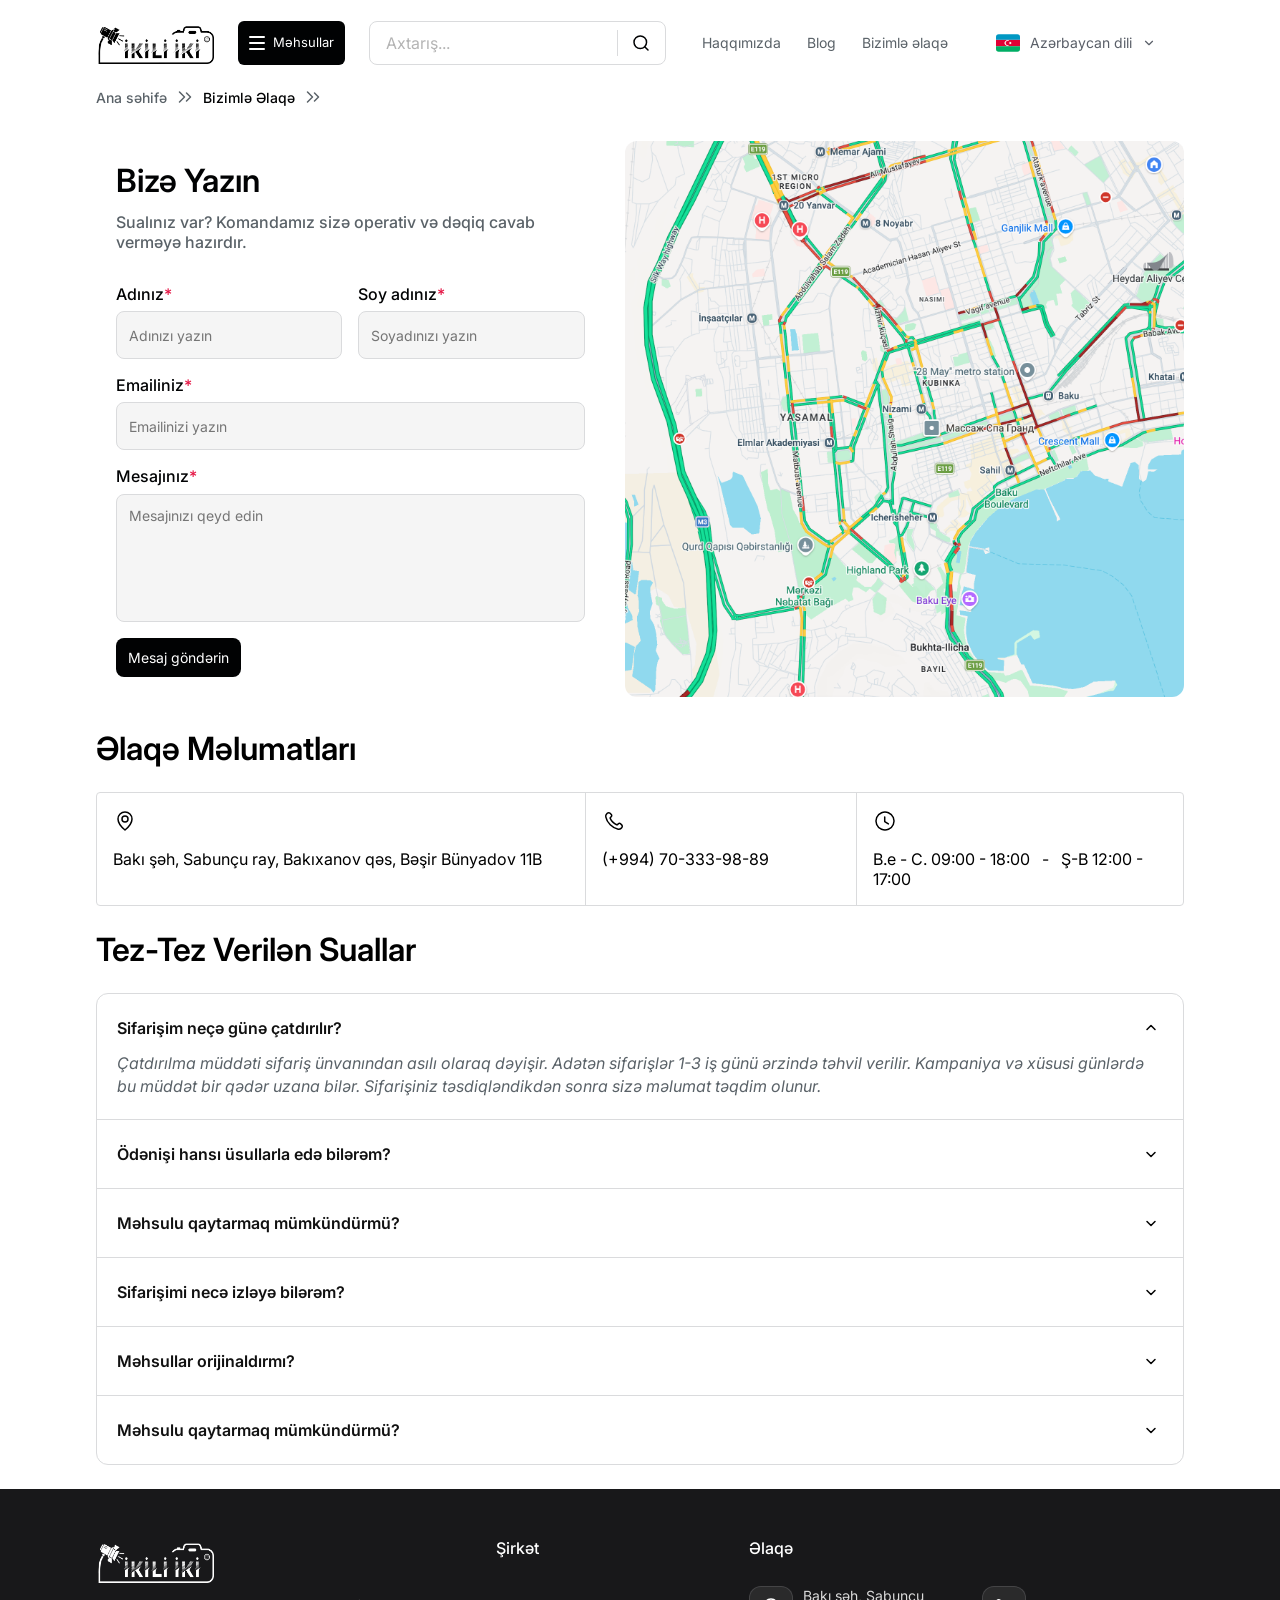
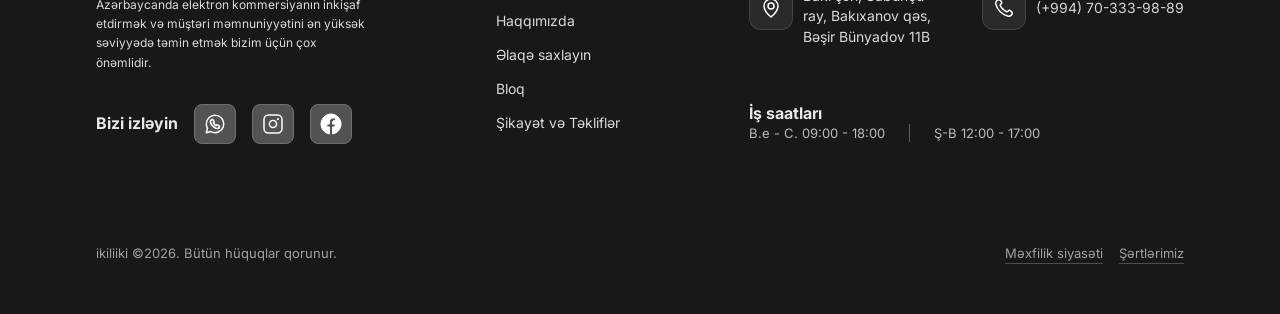
<file: contact.html>
<!DOCTYPE html>
<html lang="az">

<head>
    <meta charset="UTF-8">
    <!-- Təməl viewport -->
    <meta name="viewport" content="width=device-width, initial-scale=1.0, viewport-fit=cover">
    <!-- Zoom meta -->
    <meta name="viewport" content="width=device-width, initial-scale=1, maximum-scale=1, user-scalable=no">
    <title>Bizimlə Əlaqə | ikili2.az</title>

    <link rel="preconnect" href="https://fonts.googleapis.com" />
    <link rel="preconnect" href="https://fonts.gstatic.com" crossorigin />
    <link href="https://fonts.googleapis.com/css2?family=Outfit:wght@400;500;600;700;800;900&display=swap"
        rel="stylesheet" />

    <link href="https://cdn.jsdelivr.net/npm/bootstrap@5.3.8/dist/css/bootstrap.min.css" rel="stylesheet"
        integrity="sha384-sRIl4kxILFvY47J16cr9ZwB07vP4J8+LH7qKQnuqkuIAvNWLzeN8tE5YBujZqJLB" crossorigin="anonymous" />

    <link rel="stylesheet" href="assets/css/style.css?v=20260314" />
</head>

<body class="page">
    <div class="page--contact">
    <!-- * HEADER START * -->
    <div id="header-placeholder"></div>
    <script>
        (function () {
            const url = "./assets/components/header.html";
            const cacheKey = `partial:${url}`;
            const node = document.getElementById("header-placeholder");
            if (!node) return;

            try {
                const cached = localStorage.getItem(cacheKey);
                if (cached) node.innerHTML = cached;
            } catch (error) {
                console.warn("Header preload cache error:", error);
            }

            if (window.location.protocol === "file:") return;

            fetch(url)
                .then((response) => {
                    if (!response.ok) throw new Error(`Header yüklənmədi: ${response.status}`);
                    return response.text();
                })
                .then((html) => {
                    const parser = new DOMParser();
                    const doc = parser.parseFromString(html, "text/html");
                    const nextHtml = doc.body.innerHTML;
                    if (node.innerHTML !== nextHtml) node.innerHTML = nextHtml;
                    try {
                        localStorage.setItem(cacheKey, nextHtml);
                    } catch (error) {
                        console.warn("Header cache write error:", error);
                    }
                })
                .catch((error) => {
                    console.warn("Header preload fetch error:", error);
                });
        })();
    </script>
    <!-- * HEADER END * -->


    <main>
        <!-- * CONTACT PAGE START * -->
        <section class="contact-page">
            <div class="contact-page__container">
                <nav class="breadcrumb" aria-label="Breadcrumb">
                    <a href="index.html">Ana səhifə</a>
                    <span aria-hidden="true">
                        <svg width="24" height="24" viewBox="0 0 24 24" fill="none" xmlns="http://www.w3.org/2000/svg">
                            <path d="M13.5 16L17.5 12L13.5 8" stroke="#5A6268" stroke-width="1.5" stroke-linecap="round"
                                stroke-linejoin="round" />
                            <path d="M6.5 17L11.5 12L6.5 7" stroke="#5A6268" stroke-width="1.5" stroke-linecap="round"
                                stroke-linejoin="round" />
                        </svg>
                    </span>
                    <a href="contact.html" aria-current="page">Bizimlə Əlaqə</a>
                    <span aria-hidden="true">
                        <svg width="24" height="24" viewBox="0 0 24 24" fill="none" xmlns="http://www.w3.org/2000/svg">
                            <path d="M13.5 16L17.5 12L13.5 8" stroke="#5A6268" stroke-width="1.5" stroke-linecap="round"
                                stroke-linejoin="round" />
                            <path d="M6.5 17L11.5 12L6.5 7" stroke="#5A6268" stroke-width="1.5" stroke-linecap="round"
                                stroke-linejoin="round" />
                        </svg>
                    </span>
                </nav>

            </div>
        </section>
        <!-- * CONTACT PAGE END * -->

        <!-- * CONTACT TOP START * -->
        <section class="contact-top contact-page__container">
            <div class="contact-top__left">
                <div class="contact-top__intro">
                    <h1 class="contact-top__title">Bizə Yazın</h1>
                    <p class="contact-top__subtitle">Sualınız var? Komandamız sizə operativ və dəqiq cavab verməyə
                        hazırdır.</p>
                </div>

                <form class="contact-form" action="#" method="post">
                    <div class="contact-form__row">
                        <div class="contact-form__group">
                            <label class="contact-form__label" for="firstName">Adınız<span>*</span></label>
                            <input class="contact-form__input" id="firstName" name="firstName" type="text"
                                placeholder="Adınızı yazın" required>
                        </div>
                        <div class="contact-form__group">
                            <label class="contact-form__label" for="lastName">Soy adınız<span>*</span></label>
                            <input class="contact-form__input" id="lastName" name="lastName" type="text"
                                placeholder="Soyadınızı yazın" required>
                        </div>
                    </div>

                    <div class="contact-form__group">
                        <label class="contact-form__label" for="email">Emailiniz<span>*</span></label>
                        <input class="contact-form__input" id="email" name="email" type="email"
                            placeholder="Emailinizi yazın" required>
                    </div>

                    <div class="contact-form__group">
                        <label class="contact-form__label" for="message">Mesajınız<span>*</span></label>
                        <textarea class="contact-form__textarea" id="message" name="message"
                            placeholder="Mesajınızı qeyd edin" required></textarea>
                    </div>

                    <button class="contact-form__submit" type="submit">Mesaj göndərin</button>
                </form>
            </div>

            <div class="contact-top__map-wrap">
                <img loading="lazy" decoding="async" class="contact-top__map" src="assets/images/440242d8f3c5f4bbe9c46cbb8993d7c44f5152d5.png"
                    alt="Bakı xəritəsi">
            </div>
        </section>
        <!-- * CONTACT TOP END * -->

        <!-- * CONTACT PAGE INFO START * -->
        <section class="contact-page__info contact-page__container">
            <div class="section-header">
                <h2 class="section-header__title">Əlaqə Məlumatları</h2>
            </div>
            <div class="features contact-features">
                <div class="features__container">
                    <div class="features__item">
                        <span class="features__icon">
                            <svg width="24" height="24" viewBox="0 0 24 24" fill="none"
                                xmlns="http://www.w3.org/2000/svg">
                                <path fill-rule="evenodd" clip-rule="evenodd"
                                    d="M12 13V13C10.343 13 9 11.657 9 10V10C9 8.343 10.343 7 12 7V7C13.657 7 15 8.343 15 10V10C15 11.657 13.657 13 12 13Z"
                                    stroke="black" stroke-width="1.5" stroke-linecap="round" stroke-linejoin="round" />
                                <path fill-rule="evenodd" clip-rule="evenodd"
                                    d="M12 21C12 21 5 15.25 5 10C5 6.134 8.134 3 12 3C15.866 3 19 6.134 19 10C19 15.25 12 21 12 21Z"
                                    stroke="black" stroke-width="1.5" stroke-linecap="round" stroke-linejoin="round" />
                            </svg>
                        </span>
                        <span class="features__text">Bakı şəh, Sabunçu ray, Bakıxanov qəs, Bəşir Bünyadov 11B</span>
                    </div>

                    <div class="features__item">
                        <span class="features__icon">
                            <svg width="24" height="24" viewBox="0 0 24 24" fill="none"
                                xmlns="http://www.w3.org/2000/svg">
                                <path fill-rule="evenodd" clip-rule="evenodd"
                                    d="M10.8561 13.1439C9.68615 11.9739 8.80415 10.6639 8.21815 9.33487C8.09415 9.05387 8.16715 8.72487 8.38415 8.50787L9.20315 7.68987C9.87415 7.01887 9.87415 6.06987 9.28815 5.48387L8.11415 4.30987C7.33315 3.52887 6.06715 3.52887 5.28615 4.30987L4.63415 4.96187C3.89315 5.70287 3.58415 6.77187 3.78415 7.83187C4.27815 10.4449 5.79615 13.3059 8.24515 15.7549C10.6941 18.2039 13.5551 19.7219 16.1681 20.2159C17.2281 20.4159 18.2971 20.1069 19.0381 19.3659L19.6891 18.7149C20.4701 17.9339 20.4701 16.6679 19.6891 15.8869L18.5161 14.7139C17.9301 14.1279 16.9801 14.1279 16.3951 14.7139L15.4921 15.6179C15.2751 15.8349 14.9461 15.9079 14.6651 15.7839C13.3361 15.1969 12.0261 14.3139 10.8561 13.1439Z"
                                    stroke="black" stroke-width="1.5" stroke-linecap="round" stroke-linejoin="round" />
                            </svg>
                        </span>
                        <span class="features__text">(+994) 70-333-98-89</span>
                    </div>

                    <div class="features__item">
                        <span class="features__icon">
                            <svg width="24" height="24" viewBox="0 0 24 24" fill="none"
                                xmlns="http://www.w3.org/2000/svg">
                                <path
                                    d="M8.55691 3.68684C13.1479 1.78484 18.4109 3.96584 20.3129 8.55684C22.2149 13.1478 20.0339 18.4108 15.4429 20.3128C10.8519 22.2148 5.58891 20.0338 3.68691 15.4428C1.78591 10.8518 3.96591 5.58884 8.55691 3.68684"
                                    stroke="black" stroke-width="1.5" stroke-linecap="round" stroke-linejoin="round" />
                                <path d="M11.7178 7.98486V12.6359L15.3738 14.8649" stroke="black" stroke-width="1.5"
                                    stroke-linecap="round" stroke-linejoin="round" />
                            </svg>
                        </span>
                        <span class="features__text">B.e - C. 09:00 - 18:00&nbsp;&nbsp; - &nbsp;&nbsp;Ş-B 12:00 -
                            17:00</span>
                    </div>
                </div>
            </div>
        </section>
        <!-- * CONTACT PAGE INFO END * -->

        <!-- * CONTACT FAQ START * -->
        <section class="contact-faq contact-page__container">
            <div class="section-header">
                <h2 class="section-header__title">Tez-Tez Verilən Suallar</h2>
            </div>

            <div class="faq-list">
                <article class="faq-item faq-item--open">
                    <div class="faq-item__head" role="button" tabindex="0" aria-expanded="true">
                        <h3 class="faq-item__title">Sifarişim neçə günə çatdırılır?</h3>
                        <span class="faq-item__icon" aria-hidden="true">
                            <svg width="24" height="24" viewBox="0 0 24 24" fill="none"
                                xmlns="http://www.w3.org/2000/svg">
                                <path d="M8 10.5L12 14.5L16 10.5" stroke="black" stroke-width="1.5"
                                    stroke-linecap="round" stroke-linejoin="round" />
                            </svg>
                        </span>
                    </div>
                    <p class="faq-item__body">Çatdırılma müddəti sifariş ünvanından asılı olaraq dəyişir. Adətən
                        sifarişlər 1-3 iş günü ərzində təhvil verilir. Kampaniya və xüsusi günlərdə bu müddət bir qədər
                        uzana bilər. Sifarişiniz təsdiqləndikdən sonra sizə məlumat təqdim olunur.</p>
                </article>

                <article class="faq-item">
                    <div class="faq-item__head" role="button" tabindex="0" aria-expanded="false">
                        <h3 class="faq-item__title">Ödənişi hansı üsullarla edə bilərəm?</h3>
                        <span class="faq-item__icon" aria-hidden="true">
                            <svg width="24" height="24" viewBox="0 0 24 24" fill="none"
                                xmlns="http://www.w3.org/2000/svg">
                                <path d="M8 10.5L12 14.5L16 10.5" stroke="black" stroke-width="1.5"
                                    stroke-linecap="round" stroke-linejoin="round" />
                            </svg>
                        </span>
                    </div>
                    <p class="faq-item__body">Çatdırılma müddəti sifariş ünvanından asılı olaraq dəyişir. Adətən
                        sifarişlər 1-3 iş günü ərzində təhvil verilir. Kampaniya və xüsusi günlərdə bu müddət bir qədər
                        uzana bilər. Sifarişiniz təsdiqləndikdən sonra sizə məlumat təqdim olunur.</p>
                </article>

                <article class="faq-item">
                    <div class="faq-item__head" role="button" tabindex="0" aria-expanded="false">
                        <h3 class="faq-item__title">Məhsulu qaytarmaq mümkündürmü?</h3>
                        <span class="faq-item__icon" aria-hidden="true">
                            <svg width="24" height="24" viewBox="0 0 24 24" fill="none"
                                xmlns="http://www.w3.org/2000/svg">
                                <path d="M8 10.5L12 14.5L16 10.5" stroke="black" stroke-width="1.5"
                                    stroke-linecap="round" stroke-linejoin="round" />
                            </svg>
                        </span>
                    </div>
                    <p class="faq-item__body">Çatdırılma müddəti sifariş ünvanından asılı olaraq dəyişir. Adətən
                        sifarişlər 1-3 iş günü ərzində təhvil verilir. Kampaniya və xüsusi günlərdə bu müddət bir qədər
                        uzana bilər. Sifarişiniz təsdiqləndikdən sonra sizə məlumat təqdim olunur.</p>
                </article>

                <article class="faq-item">
                    <div class="faq-item__head" role="button" tabindex="0" aria-expanded="false">
                        <h3 class="faq-item__title">Sifarişimi necə izləyə bilərəm?</h3>
                        <span class="faq-item__icon" aria-hidden="true">
                            <svg width="24" height="24" viewBox="0 0 24 24" fill="none"
                                xmlns="http://www.w3.org/2000/svg">
                                <path d="M8 10.5L12 14.5L16 10.5" stroke="black" stroke-width="1.5"
                                    stroke-linecap="round" stroke-linejoin="round" />
                            </svg>
                        </span>
                    </div>
                    <p class="faq-item__body">Çatdırılma müddəti sifariş ünvanından asılı olaraq dəyişir. Adətən
                        sifarişlər 1-3 iş günü ərzində təhvil verilir. Kampaniya və xüsusi günlərdə bu müddət bir qədər
                        uzana bilər. Sifarişiniz təsdiqləndikdən sonra sizə məlumat təqdim olunur.</p>
                </article>

                <article class="faq-item">
                    <div class="faq-item__head" role="button" tabindex="0" aria-expanded="false">
                        <h3 class="faq-item__title">Məhsullar orijinaldırmı?</h3>
                        <span class="faq-item__icon" aria-hidden="true">
                            <svg width="24" height="24" viewBox="0 0 24 24" fill="none"
                                xmlns="http://www.w3.org/2000/svg">
                                <path d="M8 10.5L12 14.5L16 10.5" stroke="black" stroke-width="1.5"
                                    stroke-linecap="round" stroke-linejoin="round" />
                            </svg>
                        </span>
                    </div>
                    <p class="faq-item__body">Çatdırılma müddəti sifariş ünvanından asılı olaraq dəyişir. Adətən
                        sifarişlər 1-3 iş günü ərzində təhvil verilir. Kampaniya və xüsusi günlərdə bu müddət bir qədər
                        uzana bilər. Sifarişiniz təsdiqləndikdən sonra sizə məlumat təqdim olunur.</p>
                </article>

                <article class="faq-item">
                    <div class="faq-item__head" role="button" tabindex="0" aria-expanded="false">
                        <h3 class="faq-item__title">Məhsulu qaytarmaq mümkündürmü?</h3>
                        <span class="faq-item__icon" aria-hidden="true">
                            <svg width="24" height="24" viewBox="0 0 24 24" fill="none"
                                xmlns="http://www.w3.org/2000/svg">
                                <path d="M8 10.5L12 14.5L16 10.5" stroke="black" stroke-width="1.5"
                                    stroke-linecap="round" stroke-linejoin="round" />
                            </svg>
                        </span>
                    </div>
                    <p class="faq-item__body">Çatdırılma müddəti sifariş ünvanından asılı olaraq dəyişir. Adətən
                        sifarişlər 1-3 iş günü ərzində təhvil verilir. Kampaniya və xüsusi günlərdə bu müddət bir qədər
                        uzana bilər. Sifarişiniz təsdiqləndikdən sonra sizə məlumat təqdim olunur.</p>
                </article>
            </div>
        </section>
        <!-- * CONTACT FAQ END * -->
    </main>

    <!-- * FOOTER START * -->
    <div id="footer-placeholder"></div>
    <script>
        (function () {
            const url = "./assets/components/footer.html";
            const cacheKey = `partial:${url}`;
            const node = document.getElementById("footer-placeholder");
            if (!node) return;

            try {
                const cached = localStorage.getItem(cacheKey);
                if (cached) node.innerHTML = cached;
            } catch (error) {
                console.warn("Footer preload cache error:", error);
            }

            if (window.location.protocol === "file:") return;

            fetch(url)
                .then((response) => {
                    if (!response.ok) throw new Error(`Footer yüklənmədi: ${response.status}`);
                    return response.text();
                })
                .then((html) => {
                    const parser = new DOMParser();
                    const doc = parser.parseFromString(html, "text/html");
                    const nextHtml = doc.body.innerHTML;
                    if (node.innerHTML !== nextHtml) node.innerHTML = nextHtml;
                    try {
                        localStorage.setItem(cacheKey, nextHtml);
                    } catch (error) {
                        console.warn("Footer cache write error:", error);
                    }
                })
                .catch((error) => {
                    console.warn("Footer preload fetch error:", error);
                });
        })();
    </script>
    <!-- * FOOTER END * -->


    <script type="module" src="assets/js/main.js?v=20260314"></script>
    <script src="https://cdn.jsdelivr.net/npm/bootstrap@5.3.8/dist/js/bootstrap.bundle.min.js"
        integrity="sha384-FKyoEForCGlyvwx9Hj09JcYn3nv7wiPVlz7YYwJrWVcXK/BmnVDxM+D2scQbITxI" crossorigin="anonymous">
        </script>
    </div>
</body>

</html>
</file>
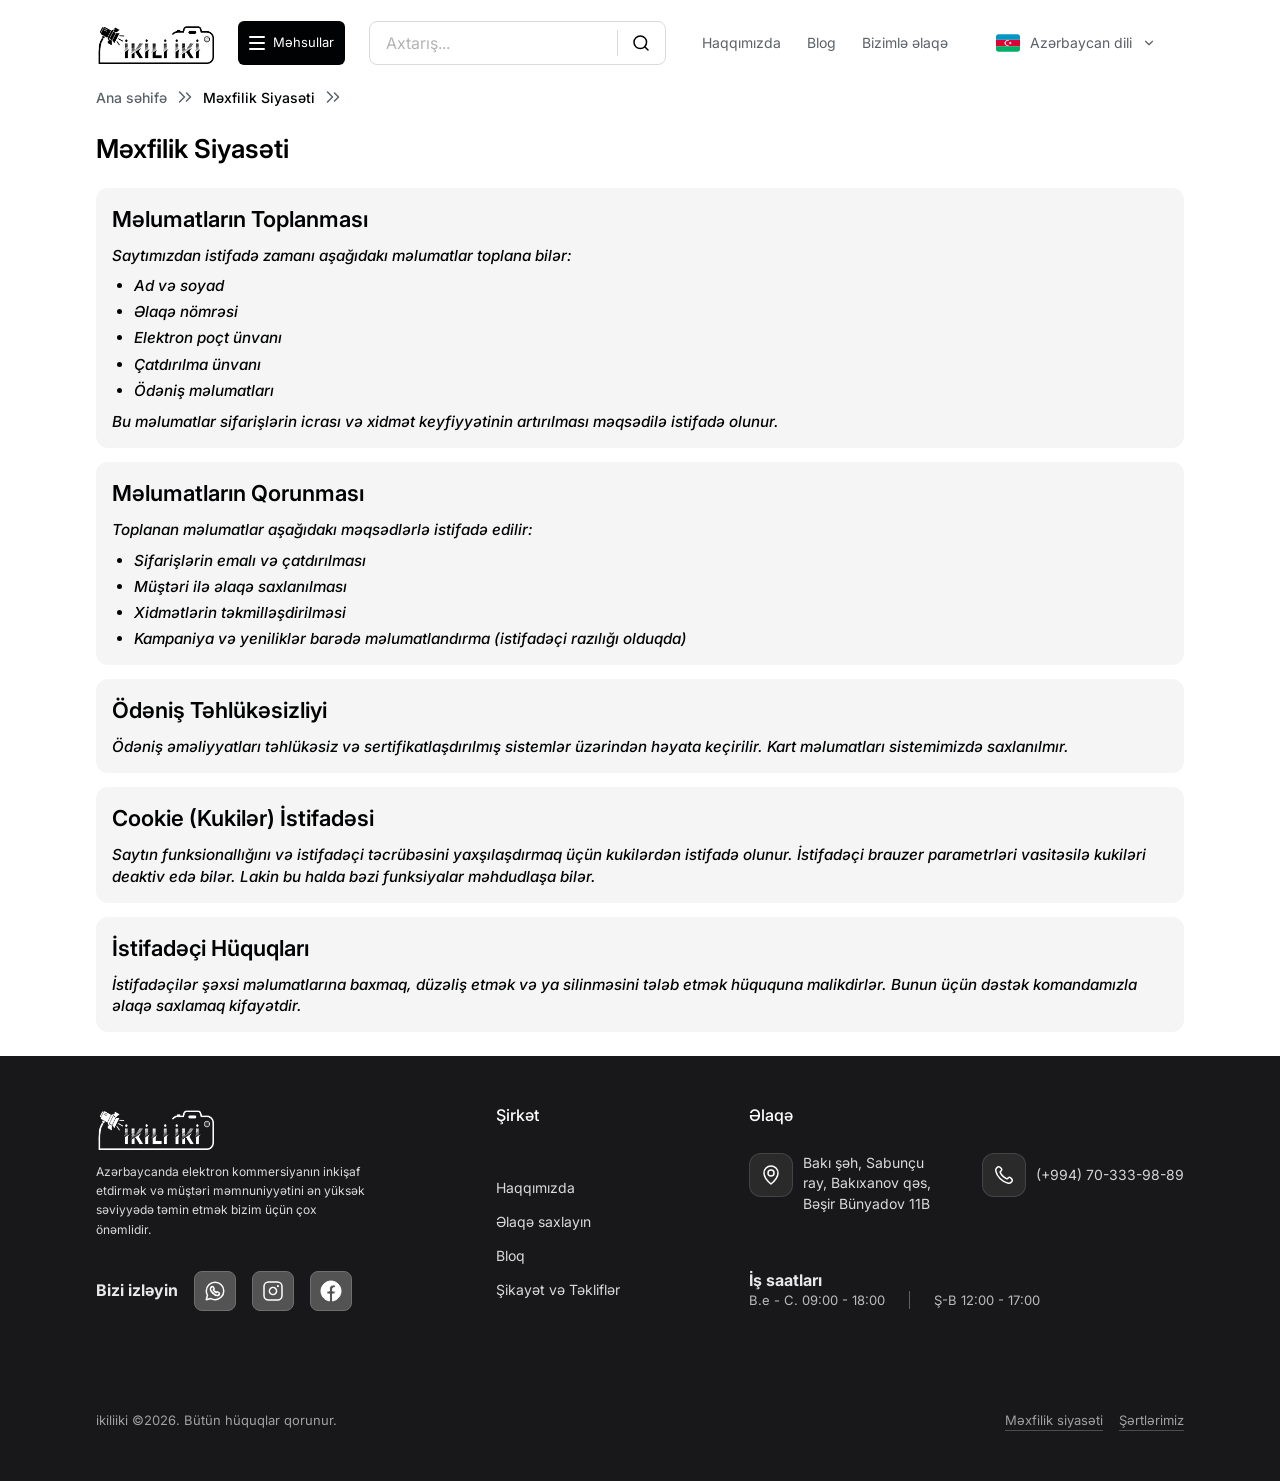
<file: privacy-policy.html>
<!DOCTYPE html>
<html lang="az">

<head>
    <meta charset="UTF-8">
    <!-- Təməl viewport -->
    <meta name="viewport" content="width=device-width, initial-scale=1.0, viewport-fit=cover">
    <!-- Zoom meta -->
    <meta name="viewport" content="width=device-width, initial-scale=1, maximum-scale=1, user-scalable=no">
    <title>Məxfilik Siyasəti | ikili2.az</title>

    <link rel="preconnect" href="https://fonts.googleapis.com" />
    <link rel="preconnect" href="https://fonts.gstatic.com" crossorigin />
    <link href="https://fonts.googleapis.com/css2?family=Outfit:wght@400;500;600;700;800;900&display=swap"
        rel="stylesheet" />

    <link href="https://cdn.jsdelivr.net/npm/bootstrap@5.3.8/dist/css/bootstrap.min.css" rel="stylesheet"
        integrity="sha384-sRIl4kxILFvY47J16cr9ZwB07vP4J8+LH7qKQnuqkuIAvNWLzeN8tE5YBujZqJLB" crossorigin="anonymous" />

    <link rel="stylesheet" href="assets/css/style.css?v=20260314" />
</head>

<body class="page">
    <div class="page--privacy-policy">
    <!-- * HEADER START * -->
    <div id="header-placeholder"></div>
    <script>
        (function () {
            const url = "./assets/components/header.html";
            const cacheKey = `partial:${url}`;
            const node = document.getElementById("header-placeholder");
            if (!node) return;

            try {
                const cached = localStorage.getItem(cacheKey);
                if (cached) node.innerHTML = cached;
            } catch (error) {
                console.warn("Header preload cache error:", error);
            }

            if (window.location.protocol === "file:") return;

            fetch(url)
                .then((response) => {
                    if (!response.ok) throw new Error(`Header yüklənmədi: ${response.status}`);
                    return response.text();
                })
                .then((html) => {
                    const parser = new DOMParser();
                    const doc = parser.parseFromString(html, "text/html");
                    const nextHtml = doc.body.innerHTML;
                    if (node.innerHTML !== nextHtml) node.innerHTML = nextHtml;
                    try {
                        localStorage.setItem(cacheKey, nextHtml);
                    } catch (error) {
                        console.warn("Header cache write error:", error);
                    }
                })
                .catch((error) => {
                    console.warn("Header preload fetch error:", error);
                });
        })();
    </script>
    <!-- * HEADER END * -->


    <main>
        <!-- * PP-PAGE START * -->
        <section class="pp-page">
            <div class="pp-page__container content-section">
                <nav class="breadcrumb" aria-label="Breadcrumb">
                    <a href="index.html">Ana səhifə</a>
                    <span aria-hidden="true">
                        <svg width="24" height="24" viewBox="0 0 24 24" fill="none" xmlns="http://www.w3.org/2000/svg">
                            <path d="M13.5 16L17.5 12L13.5 8" stroke="#5A6268" stroke-width="1.5" stroke-linecap="round"
                                stroke-linejoin="round" />
                            <path d="M6.5 17L11.5 12L6.5 7" stroke="#5A6268" stroke-width="1.5" stroke-linecap="round"
                                stroke-linejoin="round" />
                        </svg>
                    </span>
                    <a href="privacy-policy.html" aria-current="page">Məxfilik Siyasəti</a>
                    <span aria-hidden="true">
                        <svg width="24" height="24" viewBox="0 0 24 24" fill="none" xmlns="http://www.w3.org/2000/svg">
                            <path d="M13.5 16L17.5 12L13.5 8" stroke="#5A6268" stroke-width="1.5" stroke-linecap="round"
                                stroke-linejoin="round" />
                            <path d="M6.5 17L11.5 12L6.5 7" stroke="#5A6268" stroke-width="1.5" stroke-linecap="round"
                                stroke-linejoin="round" />
                        </svg>
                    </span>
                </nav>

                <div class="section-header">
                    <h1 class="section-header__title">Məxfilik Siyasəti</h1>
                </div>

                <div class="pp-page__cards content-section__body">
                    <article class="pp-card">
                        <h2 class="pp-card__title">Məlumatların Toplanması</h2>
                        <p class="pp-card__text">Saytımızdan istifadə zamanı aşağıdakı məlumatlar toplana bilər:</p>
                        <ul class="pp-card__list">
                            <li>Ad və soyad</li>
                            <li>Əlaqə nömrəsi</li>
                            <li>Elektron poçt ünvanı</li>
                            <li>Çatdırılma ünvanı</li>
                            <li>Ödəniş məlumatları</li>
                        </ul>
                        <p class="pp-card__text">Bu məlumatlar sifarişlərin icrası və xidmət keyfiyyətinin artırılması
                            məqsədilə istifadə olunur.</p>
                    </article>

                    <article class="pp-card">
                        <h2 class="pp-card__title">Məlumatların Qorunması</h2>
                        <p class="pp-card__text">Toplanan məlumatlar aşağıdakı məqsədlərlə istifadə edilir:</p>
                        <ul class="pp-card__list">
                            <li>Sifarişlərin emalı və çatdırılması</li>
                            <li>Müştəri ilə əlaqə saxlanılması</li>
                            <li>Xidmətlərin təkmilləşdirilməsi</li>
                            <li>Kampaniya və yeniliklər barədə məlumatlandırma (istifadəçi razılığı olduqda)</li>
                        </ul>
                    </article>

                    <article class="pp-card">
                        <h2 class="pp-card__title">Ödəniş Təhlükəsizliyi</h2>
                        <p class="pp-card__text">Ödəniş əməliyyatları təhlükəsiz və sertifikatlaşdırılmış sistemlər
                            üzərindən həyata keçirilir. Kart məlumatları sistemimizdə saxlanılmır.</p>
                    </article>

                    <article class="pp-card">
                        <h2 class="pp-card__title">Cookie (Kukilər) İstifadəsi</h2>
                        <p class="pp-card__text">Saytın funksionallığını və istifadəçi təcrübəsini yaxşılaşdırmaq üçün
                            kukilərdən istifadə olunur. İstifadəçi brauzer parametrləri vasitəsilə kukiləri deaktiv edə
                            bilər. Lakin bu halda bəzi funksiyalar məhdudlaşa bilər.</p>
                    </article>

                    <article class="pp-card">
                        <h2 class="pp-card__title">İstifadəçi Hüquqları</h2>
                        <p class="pp-card__text">İstifadəçilər şəxsi məlumatlarına baxmaq, düzəliş etmək və ya
                            silinməsini tələb etmək hüququna malikdirlər. Bunun üçün dəstək komandamızla əlaqə saxlamaq
                            kifayətdir.</p>
                    </article>
                </div>
            </div>
        </section>
        <!-- * PP-PAGE END * -->
    </main>

    <!-- * FOOTER START * -->
    <div id="footer-placeholder"></div>
    <script>
        (function () {
            const url = "./assets/components/footer.html";
            const cacheKey = `partial:${url}`;
            const node = document.getElementById("footer-placeholder");
            if (!node) return;

            try {
                const cached = localStorage.getItem(cacheKey);
                if (cached) node.innerHTML = cached;
            } catch (error) {
                console.warn("Footer preload cache error:", error);
            }

            if (window.location.protocol === "file:") return;

            fetch(url)
                .then((response) => {
                    if (!response.ok) throw new Error(`Footer yüklənmədi: ${response.status}`);
                    return response.text();
                })
                .then((html) => {
                    const parser = new DOMParser();
                    const doc = parser.parseFromString(html, "text/html");
                    const nextHtml = doc.body.innerHTML;
                    if (node.innerHTML !== nextHtml) node.innerHTML = nextHtml;
                    try {
                        localStorage.setItem(cacheKey, nextHtml);
                    } catch (error) {
                        console.warn("Footer cache write error:", error);
                    }
                })
                .catch((error) => {
                    console.warn("Footer preload fetch error:", error);
                });
        })();
    </script>
    <!-- * FOOTER END * -->

    <script type="module" src="assets/js/main.js?v=20260314"></script>
    <script src="https://cdn.jsdelivr.net/npm/bootstrap@5.3.8/dist/js/bootstrap.bundle.min.js"
        integrity="sha384-FKyoEForCGlyvwx9Hj09JcYn3nv7wiPVlz7YYwJrWVcXK/BmnVDxM+D2scQbITxI" crossorigin="anonymous">
        </script>
    </div>
</body>

</html>
</file>
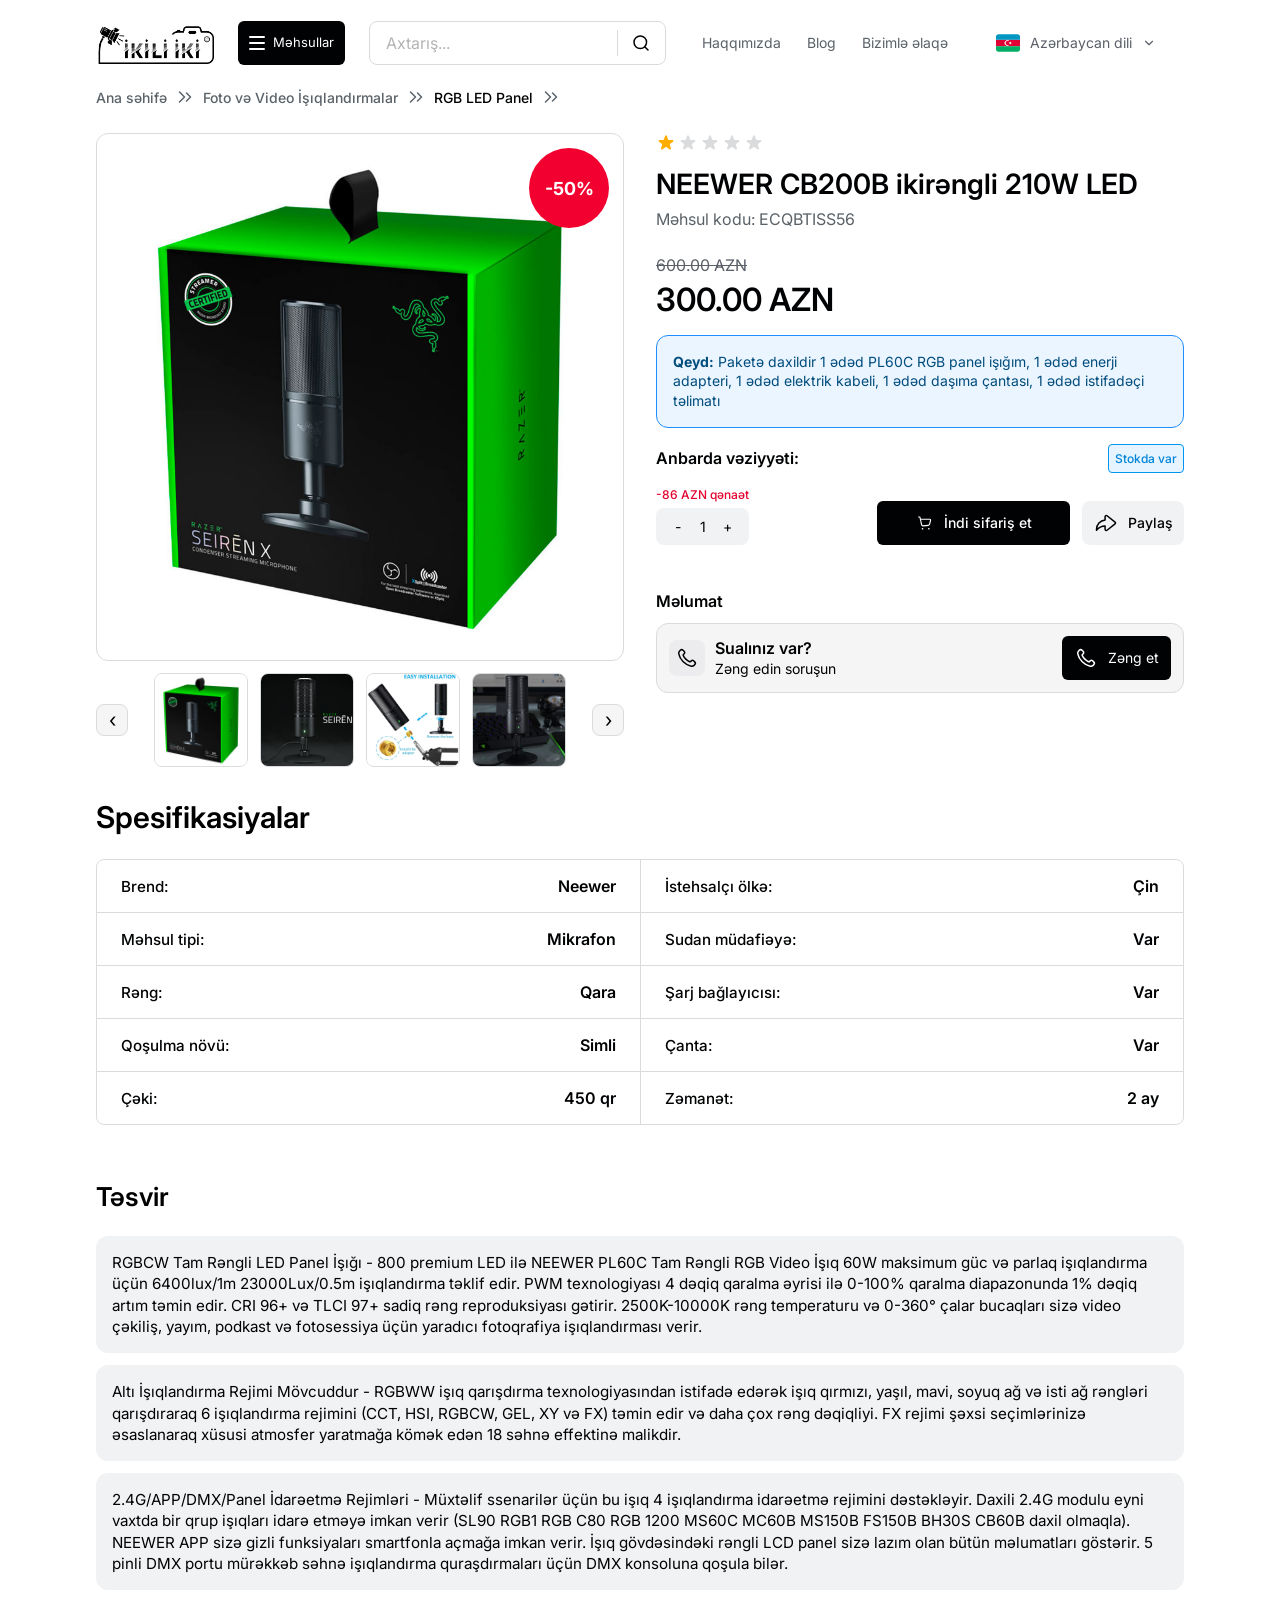
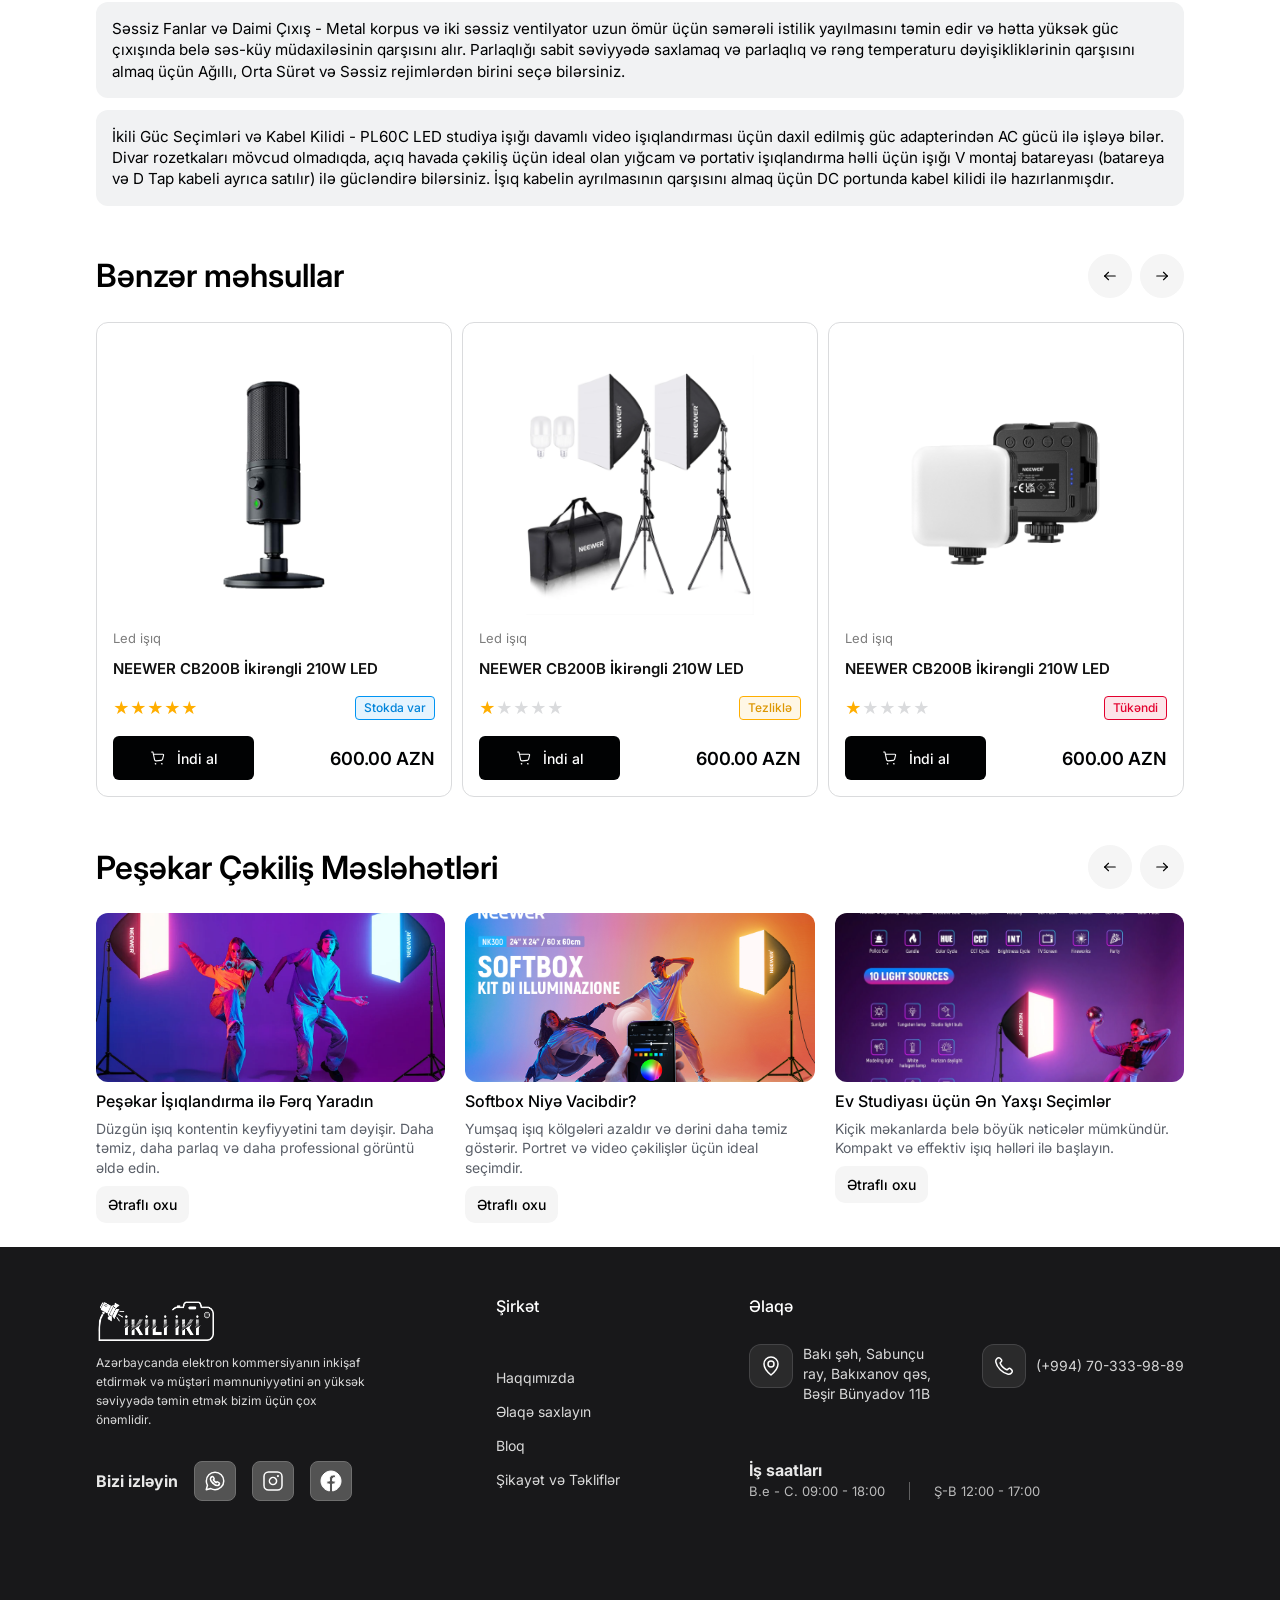
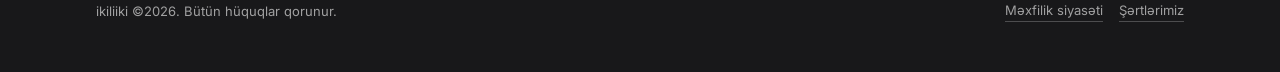
<file: product-details.html>
<!DOCTYPE html>
<html lang="az">

<head>
    <meta charset="UTF-8">
    <!-- Təməl viewport -->
    <meta name="viewport" content="width=device-width, initial-scale=1.0, viewport-fit=cover">
    <!-- Zoom meta -->
    <meta name="viewport" content="width=device-width, initial-scale=1, maximum-scale=1, user-scalable=no">
    <title>NEEWER CB200B ikirəngli 210W LED | ikili2.az</title>


    <link rel="preconnect" href="https://fonts.googleapis.com" />
    <link rel="preconnect" href="https://fonts.gstatic.com" crossorigin />
    <link href="https://fonts.googleapis.com/css2?family=Outfit:wght@400;500;600;700;800;900&display=swap"
        rel="stylesheet" />

    <link href="https://cdn.jsdelivr.net/npm/bootstrap@5.3.8/dist/css/bootstrap.min.css" rel="stylesheet"
        integrity="sha384-sRIl4kxILFvY47J16cr9ZwB07vP4J8+LH7qKQnuqkuIAvNWLzeN8tE5YBujZqJLB" crossorigin="anonymous" />

    <link rel="stylesheet" href="assets/css/style.css?v=20260314" />
</head>

<body class="page">
    <div class="page--product-details">
    <!-- * HEADER START * -->
    <div id="header-placeholder"></div>
    <script>
        (function () {
            const url = "./assets/components/header.html";
            const cacheKey = `partial:${url}`;
            const node = document.getElementById("header-placeholder");
            if (!node) return;

            try {
                const cached = localStorage.getItem(cacheKey);
                if (cached) node.innerHTML = cached;
            } catch (error) {
                console.warn("Header preload cache error:", error);
            }

            if (window.location.protocol === "file:") return;

            fetch(url)
                .then((response) => {
                    if (!response.ok) throw new Error(`Header yüklənmədi: ${response.status}`);
                    return response.text();
                })
                .then((html) => {
                    const parser = new DOMParser();
                    const doc = parser.parseFromString(html, "text/html");
                    const nextHtml = doc.body.innerHTML;
                    if (node.innerHTML !== nextHtml) node.innerHTML = nextHtml;
                    try {
                        localStorage.setItem(cacheKey, nextHtml);
                    } catch (error) {
                        console.warn("Header cache write error:", error);
                    }
                })
                .catch((error) => {
                    console.warn("Header preload fetch error:", error);
                });
        })();
    </script>
    <!-- * HEADER END * -->

    <main>
        <!-- * PRODUCT PAGE START * -->
        <section class="pd-page">
            <div class="pd-page__container">
                <nav class="breadcrumb" aria-label="Breadcrumb">
                    <a href="index.html">Ana səhifə</a>
                    <span aria-hidden="true">
                        <svg width="24" height="24" viewBox="0 0 24 24" fill="none" xmlns="http://www.w3.org/2000/svg">
                            <path d="M13.5 16L17.5 12L13.5 8" stroke="#5A6268" stroke-width="1.5" stroke-linecap="round"
                                stroke-linejoin="round" />
                            <path d="M6.5 17L11.5 12L6.5 7" stroke="#5A6268" stroke-width="1.5" stroke-linecap="round"
                                stroke-linejoin="round" />
                        </svg>
                    </span>
                    <a href="#">Foto və Video İşıqlandırmalar</a>
                    <span aria-hidden="true">
                        <svg width="24" height="24" viewBox="0 0 24 24" fill="none" xmlns="http://www.w3.org/2000/svg">
                            <path d="M13.5 16L17.5 12L13.5 8" stroke="#5A6268" stroke-width="1.5" stroke-linecap="round"
                                stroke-linejoin="round" />
                            <path d="M6.5 17L11.5 12L6.5 7" stroke="#5A6268" stroke-width="1.5" stroke-linecap="round"
                                stroke-linejoin="round" />
                        </svg>
                    </span>
                    <a href="product-details.html?slug=rgb-led-panel" aria-current="page">RGB LED Panel</a>
                    <span aria-hidden="true">
                        <svg width="24" height="24" viewBox="0 0 24 24" fill="none" xmlns="http://www.w3.org/2000/svg">
                            <path d="M13.5 16L17.5 12L13.5 8" stroke="#5A6268" stroke-width="1.5" stroke-linecap="round"
                                stroke-linejoin="round" />
                            <path d="M6.5 17L11.5 12L6.5 7" stroke="#5A6268" stroke-width="1.5" stroke-linecap="round"
                                stroke-linejoin="round" />
                        </svg>
                    </span>
                </nav>

                <div class="pd-main">
                    <div class="pd-gallery">
                        <div class="pd-gallery__hero">
                            <img loading="lazy" decoding="async" class="pd-gallery__hero-img"
                                src="assets/images/932a5c73d09bcfdf84ce95ddccce7e37fd0dcb29.png"
                                alt="NEEWER mikrofon" />
                            <span class="pd-gallery__discount">-50%</span>
                        </div>

                        <div class="pd-gallery__thumbs">
                            <button class="pd-gallery__arrow" type="button" aria-label="Əvvəlki">‹</button>
                            <div class="pd-gallery__thumbs-viewport">
                                <div class="pd-gallery__thumbs-track">
                                    <button class="pd-gallery__thumb is-active" type="button"><img loading="lazy" decoding="async"
                                            src="assets/images/b20e5d89bfc8226ceb50982e3e67592dc63f6b7a.jpg"
                                            alt="thumb 1"></button>
                                    <button class="pd-gallery__thumb" type="button"><img loading="lazy" decoding="async"
                                            src="assets/images/10a61e4f1311d5f264b1ac98725911e1f4c8fb95.jpg"
                                            alt="thumb 2"></button>
                                    <button class="pd-gallery__thumb" type="button"><img loading="lazy" decoding="async"
                                            src="assets/images/82468eae6e671ab0cf7e0643263fb4abe1f69f91.png"
                                            alt="thumb 3"></button>
                                    <button class="pd-gallery__thumb" type="button"><img loading="lazy" decoding="async"
                                            src="assets/images/bb64b30f0e208a30ba78cea60c1f0d927184d99f.jpg"
                                            alt="thumb 4"></button>
                                    <button class="pd-gallery__thumb" type="button"><img loading="lazy" decoding="async"
                                            src="assets/images/932a5c73d09bcfdf84ce95ddccce7e37fd0dcb29.png"
                                            alt="thumb 5"></button>
                                </div>
                            </div>
                            <button class="pd-gallery__arrow" type="button" aria-label="Növbəti">›</button>
                        </div>
                    </div>

                    <div class="pd-info">
                        <div class="pd-info__rating" aria-label="4 ulduz">
                            <svg width="108" height="20" viewBox="0 0 108 20" fill="none"
                                xmlns="http://www.w3.org/2000/svg">
                                <path
                                    d="M9.04894 2.92705C9.3483 2.00574 10.6517 2.00574 10.9511 2.92705L12.0206 6.21885C12.1545 6.63087 12.5385 6.90983 12.9717 6.90983H16.4329C17.4016 6.90983 17.8044 8.14945 17.0207 8.71885L14.2205 10.7533C13.87 11.0079 13.7234 11.4593 13.8572 11.8713L14.9268 15.1631C15.2261 16.0844 14.1717 16.8506 13.388 16.2812L10.5878 14.2467C10.2373 13.9921 9.7627 13.9921 9.41221 14.2467L6.61204 16.2812C5.82833 16.8506 4.77385 16.0844 5.0732 15.1631L6.14277 11.8713C6.27665 11.4593 6.12999 11.0079 5.7795 10.7533L2.97933 8.71885C2.19562 8.14945 2.59839 6.90983 3.56712 6.90983H7.02832C7.46154 6.90983 7.8455 6.63087 7.97937 6.21885L9.04894 2.92705Z"
                                    fill="#FFAE00" />
                                <path
                                    d="M31.0489 2.92705C31.3483 2.00574 32.6517 2.00574 32.9511 2.92705L34.0206 6.21885C34.1545 6.63087 34.5385 6.90983 34.9717 6.90983H38.4329C39.4016 6.90983 39.8044 8.14945 39.0207 8.71885L36.2205 10.7533C35.87 11.0079 35.7234 11.4593 35.8572 11.8713L36.9268 15.1631C37.2261 16.0844 36.1717 16.8506 35.388 16.2812L32.5878 14.2467C32.2373 13.9921 31.7627 13.9921 31.4122 14.2467L28.612 16.2812C27.8283 16.8506 26.7739 16.0844 27.0732 15.1631L28.1428 11.8713C28.2766 11.4593 28.13 11.0079 27.7795 10.7533L24.9793 8.71885C24.1956 8.14945 24.5984 6.90983 25.5671 6.90983H29.0283C29.4615 6.90983 29.8455 6.63087 29.9794 6.21885L31.0489 2.92705Z"
                                    fill="#DADBDD" />
                                <path
                                    d="M53.0489 2.92705C53.3483 2.00574 54.6517 2.00574 54.9511 2.92705L56.0206 6.21885C56.1545 6.63087 56.5385 6.90983 56.9717 6.90983H60.4329C61.4016 6.90983 61.8044 8.14945 61.0207 8.71885L58.2205 10.7533C57.87 11.0079 57.7234 11.4593 57.8572 11.8713L58.9268 15.1631C59.2261 16.0844 58.1717 16.8506 57.388 16.2812L54.5878 14.2467C54.2373 13.9921 53.7627 13.9921 53.4122 14.2467L50.612 16.2812C49.8283 16.8506 48.7739 16.0844 49.0732 15.1631L50.1428 11.8713C50.2766 11.4593 50.13 11.0079 49.7795 10.7533L46.9793 8.71885C46.1956 8.14945 46.5984 6.90983 47.5671 6.90983H51.0283C51.4615 6.90983 51.8455 6.63087 51.9794 6.21885L53.0489 2.92705Z"
                                    fill="#DADBDD" />
                                <path
                                    d="M75.0489 2.92705C75.3483 2.00574 76.6517 2.00574 76.9511 2.92705L78.0206 6.21885C78.1545 6.63087 78.5385 6.90983 78.9717 6.90983H82.4329C83.4016 6.90983 83.8044 8.14945 83.0207 8.71885L80.2205 10.7533C79.87 11.0079 79.7234 11.4593 79.8572 11.8713L80.9268 15.1631C81.2261 16.0844 80.1717 16.8506 79.388 16.2812L76.5878 14.2467C76.2373 13.9921 75.7627 13.9921 75.4122 14.2467L72.612 16.2812C71.8283 16.8506 70.7739 16.0844 71.0732 15.1631L72.1428 11.8713C72.2766 11.4593 72.13 11.0079 71.7795 10.7533L68.9793 8.71885C68.1956 8.14945 68.5984 6.90983 69.5671 6.90983H73.0283C73.4615 6.90983 73.8455 6.63087 73.9794 6.21885L75.0489 2.92705Z"
                                    fill="#DADBDD" />
                                <path
                                    d="M97.0489 2.92705C97.3483 2.00574 98.6517 2.00574 98.9511 2.92705L100.021 6.21885C100.155 6.63087 100.538 6.90983 100.972 6.90983H104.433C105.402 6.90983 105.804 8.14945 105.021 8.71885L102.22 10.7533C101.87 11.0079 101.723 11.4593 101.857 11.8713L102.927 15.1631C103.226 16.0844 102.172 16.8506 101.388 16.2812L98.5878 14.2467C98.2373 13.9921 97.7627 13.9921 97.4122 14.2467L94.612 16.2812C93.8283 16.8506 92.7739 16.0844 93.0732 15.1631L94.1428 11.8713C94.2766 11.4593 94.13 11.0079 93.7795 10.7533L90.9793 8.71885C90.1956 8.14945 90.5984 6.90983 91.5671 6.90983H95.0283C95.4615 6.90983 95.8455 6.63087 95.9794 6.21885L97.0489 2.92705Z"
                                    fill="#DADBDD" />
                            </svg>

                        </div>

                        <div class="pd-info__meta">
                            <div class="pd-info__heading">
                                <h1 class="pd-info__title">NEEWER CB200B ikirəngli 210W LED</h1>
                                <p class="pd-info__code">Məhsul kodu: ECQBTISS56</p>
                            </div>

                            <div class="pd-info__summary">
                                <div class="pd-price">
                                    <span class="pd-price__old">600.00 AZN</span>
                                    <span class="pd-price__new">300.00 AZN</span>
                                </div>

                                <div class="pd-info__note">
                                    <strong>Qeyd:</strong> Paketə daxildir 1 ədəd PL60C RGB panel işığım, 1 ədəd enerji
                                    adapteri, 1 ədəd elektrik kabeli, 1 ədəd daşıma çantası, 1 ədəd istifadəçi təlimatı
                                </div>

                                <div class="pd-stock">
                                    <h2 class="pd-stock__title">Anbarda vəziyyəti:</h2>
                                    <span class="pd-stock__badge">Stokda var</span>
                                </div>
                            </div>
                        </div>

                        <div class="pd-actions">
                            <div class="pd-actions__left">
                                <p class="pd-info__saving">-86 AZN qənaət</p>
                                <div class="pd-qty">
                                    <button type="button">-</button>
                                    <span>1</span>
                                    <button type="button">+</button>
                                </div>
                            </div>

                            <div class="pd-actions__right">
                                <a href="product-details.html" class="products__btn">
                                    <span>
                                        <svg width="24" height="24" viewBox="0 0 24 24" fill="none"
                                            xmlns="http://www.w3.org/2000/svg">
                                            <path fill-rule="evenodd" clip-rule="evenodd"
                                                d="M7.40902 14.246L5.87402 7H18.5C19.151 7 19.628 7.611 19.47 8.243L18.122 13.635C17.917 14.454 17.221 15.056 16.381 15.14L9.56502 15.822C8.54902 15.923 7.62002 15.244 7.40902 14.246Z"
                                                stroke="white" stroke-width="1.5" stroke-linecap="round"
                                                stroke-linejoin="round"></path>
                                            <path d="M5.874 7L5.224 4H3.5" stroke="white" stroke-width="1.5"
                                                stroke-linecap="round" stroke-linejoin="round"></path>
                                            <path
                                                d="M17.1091 19.267C16.9071 19.267 16.7431 19.431 16.7451 19.633C16.7451 19.835 16.9091 19.999 17.1111 19.999C17.3131 19.999 17.4771 19.835 17.4771 19.633C17.4761 19.431 17.3121 19.267 17.1091 19.267"
                                                stroke="white" stroke-width="1.5" stroke-linecap="round"
                                                stroke-linejoin="round"></path>
                                            <path
                                                d="M8.697 19.267C8.495 19.267 8.331 19.431 8.333 19.633C8.331 19.836 8.496 20 8.698 20C8.9 20 9.064 19.836 9.064 19.634C9.064 19.431 8.9 19.267 8.697 19.267"
                                                stroke="white" stroke-width="1.5" stroke-linecap="round"
                                                stroke-linejoin="round"></path>
                                        </svg>
                                    </span>
                                    İndi sifariş et
                                </a>

                                <button class="pd-btn pd-btn--share" type="button" aria-label="Məhsulu paylaş">
                                    <span>
                                        <svg width="24" height="24" viewBox="0 0 24 24" fill="none"
                                            xmlns="http://www.w3.org/2000/svg">
                                            <path fill-rule="evenodd" clip-rule="evenodd"
                                                d="M11.0817 8.94973C6.19364 9.50138 2.49865 13.6347 2.49609 18.5537V19.166C4.62047 16.6068 7.75615 15.1026 11.0817 15.0473V18.2756C11.0818 18.744 11.3495 19.1712 11.7711 19.3755C12.1926 19.5797 12.6938 19.5252 13.0615 19.235L21.0548 12.9234C21.3386 12.6997 21.5042 12.3583 21.5042 11.997C21.5042 11.6357 21.3386 11.2943 21.0548 11.0706L13.0615 4.75898C12.6938 4.46881 12.1926 4.41426 11.7711 4.61853C11.3495 4.8228 11.0818 5.24997 11.0817 5.71838V8.94973Z"
                                                stroke="black" stroke-width="1.5" stroke-linecap="round"
                                                stroke-linejoin="round" />
                                        </svg>
                                    </span>
                                    <span class="pd-btn__label">Paylaş</span>
                                </button>
                            </div>
                        </div>

                        <div class="pd-help-block">
                            <h2 class="pd-help__title">Məlumat</h2>
                            <div class="pd-help">
                                <div class="pd-help__left">
                                    <span class="pd-help__icon">
                                        <svg width="24" height="24" viewBox="0 0 24 24" fill="none"
                                            xmlns="http://www.w3.org/2000/svg">
                                            <path fill-rule="evenodd" clip-rule="evenodd"
                                                d="M10.8561 13.144C9.68615 11.974 8.80415 10.664 8.21815 9.335C8.09415 9.054 8.16715 8.725 8.38415 8.508L9.20315 7.69C9.87415 7.019 9.87415 6.07 9.28815 5.484L8.11415 4.31C7.33315 3.529 6.06715 3.529 5.28615 4.31L4.63415 4.962C3.89315 5.703 3.58415 6.772 3.78415 7.832C4.27815 10.445 5.79615 13.306 8.24515 15.755C10.6941 18.204 13.5551 19.722 16.1681 20.216C17.2281 20.416 18.2971 20.107 19.0381 19.366L19.6891 18.715C20.4701 17.934 20.4701 16.668 19.6891 15.887L18.5161 14.714C17.9301 14.128 16.9801 14.128 16.3951 14.714L15.4921 15.618C15.2751 15.835 14.9461 15.908 14.6651 15.784C13.3361 15.197 12.0261 14.314 10.8561 13.144Z"
                                                stroke="black" stroke-width="1.5" stroke-linecap="round"
                                                stroke-linejoin="round" />
                                        </svg>
                                    </span>
                                    <div>
                                        <h3>Sualınız var?</h3>
                                        <p>Zəng edin soruşun</p>
                                    </div>
                                </div>
                                <a class="pd-help__call" href="tel:+994703339889">
                                    <svg width="24" height="24" viewBox="0 0 24 24" fill="none"
                                        xmlns="http://www.w3.org/2000/svg" aria-hidden="true">
                                        <path fill-rule="evenodd" clip-rule="evenodd"
                                            d="M10.8561 13.144C9.68615 11.974 8.80415 10.664 8.21815 9.335C8.09415 9.054 8.16715 8.725 8.38415 8.508L9.20315 7.69C9.87415 7.019 9.87415 6.07 9.28815 5.484L8.11415 4.31C7.33315 3.529 6.06715 3.529 5.28615 4.31L4.63415 4.962C3.89315 5.703 3.58415 6.772 3.78415 7.832C4.27815 10.445 5.79615 13.306 8.24515 15.755C10.6941 18.204 13.5551 19.722 16.1681 20.216C17.2281 20.416 18.2971 20.107 19.0381 19.366L19.6891 18.715C20.4701 17.934 20.4701 16.668 19.6891 15.887L18.5161 14.714C17.9301 14.128 16.9801 14.128 16.3951 14.714L15.4921 15.618C15.2751 15.835 14.9461 15.908 14.6651 15.784C13.3361 15.197 12.0261 14.314 10.8561 13.144Z"
                                            stroke="white" stroke-width="1.5" stroke-linecap="round"
                                            stroke-linejoin="round" />
                                    </svg>
                                    Zəng et
                                </a>
                            </div>
                        </div>
                    </div>
                </div>
            </div>
        </section>
        <!-- * PRODUCT PAGE END * -->

        <!-- * PRODUCT SPECIFICATIONS START * -->
        <section class="pd-specs">
            <div class="pd-page__container">
                <div class="section-header">
                    <h2 class="section-header__title">Spesifikasiyalar</h2>
                </div>
                <table class="pd-specs__table">
                    <colgroup>
                        <col style="width: 25%">
                        <col style="width: 25%">
                        <col style="width: 25%">
                        <col style="width: 25%">
                    </colgroup>
                    <tbody>
                        <tr class="pd-specs__row">
                            <th scope="row">Brend:</th>
                            <td>Neewer</td>
                            <th scope="row">İstehsalçı ölkə:</th>
                            <td>Çin</td>
                        </tr>
                        <tr class="pd-specs__row">
                            <th scope="row">Məhsul tipi:</th>
                            <td>Mikrafon</td>
                            <th scope="row">Sudan müdafiəyə:</th>
                            <td>Var</td>
                        </tr>
                        <tr class="pd-specs__row">
                            <th scope="row">Rəng:</th>
                            <td>Qara</td>
                            <th scope="row">Şarj bağlayıcısı:</th>
                            <td>Var</td>
                        </tr>
                        <tr class="pd-specs__row">
                            <th scope="row">Qoşulma növü:</th>
                            <td>Simli</td>
                            <th scope="row">Çanta:</th>
                            <td>Var</td>
                        </tr>
                        <tr class="pd-specs__row">
                            <th scope="row">Çəki:</th>
                            <td>450 qr</td>
                            <th scope="row">Zəmanət:</th>
                            <td>2 ay</td>
                        </tr>
                    </tbody>
                </table>
            </div>
        </section>
        <!-- * PRODUCT SPECIFICATIONS END * -->

        <!-- * PRODUCT DESCRIPTION START * -->
        <section class="pd-description" aria-label="Məhsul təsviri">
            <div class="pd-page__container content-section">
                <div class="section-header">
                    <h2 class="section-header__title">Təsvir</h2>
                </div>

                <div class="pd-description__list content-section__body">
                    <p class="pd-description__item">
                        RGBCW Tam Rəngli LED Panel İşığı - 800 premium LED ilə NEEWER PL60C Tam Rəngli RGB Video İşıq
                        60W maksimum güc və parlaq işıqlandırma üçün 6400lux/1m 23000Lux/0.5m işıqlandırma təklif edir.
                        PWM texnologiyası 4 dəqiq qaralma əyrisi ilə 0-100% qaralma diapazonunda 1% dəqiq artım təmin
                        edir. CRI 96+ və TLCI 97+ sadiq rəng reproduksiyası gətirir. 2500K-10000K rəng temperaturu və
                        0-360° çalar bucaqları sizə video çəkiliş, yayım, podkast və fotosessiya üçün yaradıcı
                        fotoqrafiya işıqlandırması verir.
                    </p>

                    <p class="pd-description__item">
                        Altı İşıqlandırma Rejimi Mövcuddur - RGBWW işıq qarışdırma texnologiyasından istifadə edərək
                        işıq
                        qırmızı, yaşıl, mavi, soyuq ağ və isti ağ rəngləri qarışdıraraq 6 işıqlandırma rejimini (CCT,
                        HSI, RGBCW, GEL, XY və FX) təmin edir və daha çox rəng dəqiqliyi. FX rejimi şəxsi seçimlərinizə
                        əsaslanaraq xüsusi atmosfer yaratmağa kömək edən 18 səhnə effektinə malikdir.
                    </p>

                    <p class="pd-description__item">
                        2.4G/APP/DMX/Panel İdarəetmə Rejimləri - Müxtəlif ssenarilər üçün bu işıq 4 işıqlandırma
                        idarəetmə rejimini dəstəkləyir. Daxili 2.4G modulu eyni vaxtda bir qrup işıqları idarə etməyə
                        imkan verir (SL90 RGB1 RGB C80 RGB 1200 MS60C MC60B MS150B FS150B BH30S CB60B daxil olmaqla).
                        NEEWER APP sizə gizli funksiyaları smartfonla açmağa imkan verir. İşıq gövdəsindəki rəngli LCD
                        panel sizə lazım olan bütün məlumatları göstərir. 5 pinli DMX portu mürəkkəb səhnə
                        işıqlandırma quraşdırmaları üçün DMX konsoluna qoşula bilər.
                    </p>

                    <p class="pd-description__item">
                        Səssiz Fanlar və Daimi Çıxış - Metal korpus və iki səssiz ventilyator uzun ömür üçün səmərəli
                        istilik yayılmasını təmin edir və hətta yüksək güc çıxışında belə səs-küy müdaxiləsinin
                        qarşısını
                        alır. Parlaqlığı sabit səviyyədə saxlamaq və parlaqlıq və rəng temperaturu dəyişikliklərinin
                        qarşısını almaq üçün Ağıllı, Orta Sürət və Səssiz rejimlərdən birini seçə bilərsiniz.
                    </p>

                    <p class="pd-description__item">
                        İkili Güc Seçimləri və Kabel Kilidi - PL60C LED studiya işığı davamlı video işıqlandırması üçün
                        daxil edilmiş güc adapterindən AC gücü ilə işləyə bilər. Divar rozetkaları mövcud olmadıqda,
                        açıq havada çəkiliş üçün ideal olan yığcam və portativ işıqlandırma həlli üçün işığı V montaj
                        batareyası (batareya və D Tap kabeli ayrıca satılır) ilə gücləndirə bilərsiniz. İşıq kabelin
                        ayrılmasının qarşısını almaq üçün DC portunda kabel kilidi ilə hazırlanmışdır.
                    </p>
                </div>
            </div>
        </section>
        <!-- * PRODUCT DESCRIPTION END * -->

        <!-- * PRODUCT SECTION START * -->
        <section class="products-section">
            <div class="products__container content-section">
                <div class="section-header">
                    <h2 class="section-header__title">Bənzər məhsullar</h2>
                    <div class="section-header__nav">
                        <button class="section-header__btn" aria-label="Əvvəlki">
                            <svg width="24" height="24" viewBox="0 0 24 24" fill="none"
                                xmlns="http://www.w3.org/2000/svg">
                                <path d="M19 12H5" stroke="black" stroke-width="1.5" stroke-linecap="round"
                                    stroke-linejoin="round" />
                                <path d="M10 17L5 12" stroke="black" stroke-width="1.5" stroke-linecap="round"
                                    stroke-linejoin="round" />
                                <path d="M10 7L5 12" stroke="black" stroke-width="1.5" stroke-linecap="round"
                                    stroke-linejoin="round" />
                            </svg>
                        </button>
                        <button class="section-header__btn" aria-label="Növbəti">
                            <svg width="24" height="24" viewBox="0 0 24 24" fill="none"
                                xmlns="http://www.w3.org/2000/svg">
                                <path d="M5 12H19" stroke="black" stroke-width="1.5" stroke-linecap="round"
                                    stroke-linejoin="round" />
                                <path d="M14 17L19 12" stroke="black" stroke-width="1.5" stroke-linecap="round"
                                    stroke-linejoin="round" />
                                <path d="M14 7L19 12" stroke="black" stroke-width="1.5" stroke-linecap="round"
                                    stroke-linejoin="round" />
                            </svg>
                        </button>
                    </div>
                </div>

                <div class="products__grid content-section__body">
                    <div class="products__card">
                        <div class="products__img-wrap">
                            <img loading="lazy" decoding="async" class="products__img" src="assets/images/932a5c73d09bcfdf84ce95ddccce7e37fd0dcb29.png"
                                alt="Led işıq" />
                        </div>
                        <div class="products__info">
                            <div class="products__body-header">
                                <span class="products__category">Led işıq</span>
                                <h4 class="products__name">NEEWER CB200B İkirəngli 210W LED</h4>
                            </div>
                            <div class="products__meta">
                                <div class="products__stars" style="color:#FFAE00;">★★★★★</div>
                                <span class="products__badge products__badge--blue">Stokda var</span>
                            </div>
                            <div class="products__footer">
                                <a href="product-details.html" class="products__btn">
                                    <svg width="24" height="24" viewBox="0 0 24 24" fill="none"
                                        xmlns="http://www.w3.org/2000/svg">
                                        <path fill-rule="evenodd" clip-rule="evenodd"
                                            d="M7.40902 14.246L5.87402 7H18.5C19.151 7 19.628 7.611 19.47 8.243L18.122 13.635C17.917 14.454 17.221 15.056 16.381 15.14L9.56502 15.822C8.54902 15.923 7.62002 15.244 7.40902 14.246Z"
                                            stroke="white" stroke-width="1.5" stroke-linecap="round"
                                            stroke-linejoin="round" />
                                        <path d="M5.874 7L5.224 4H3.5" stroke="white" stroke-width="1.5"
                                            stroke-linecap="round" stroke-linejoin="round" />
                                        <path
                                            d="M17.1091 19.267C16.9071 19.267 16.7431 19.431 16.7451 19.633C16.7451 19.835 16.9091 19.999 17.1111 19.999C17.3131 19.999 17.4771 19.835 17.4771 19.633C17.4761 19.431 17.3121 19.267 17.1091 19.267"
                                            stroke="white" stroke-width="1.5" stroke-linecap="round"
                                            stroke-linejoin="round" />
                                        <path
                                            d="M8.697 19.267C8.495 19.267 8.331 19.431 8.333 19.633C8.331 19.836 8.496 20 8.698 20C8.9 20 9.064 19.836 9.064 19.634C9.064 19.431 8.9 19.267 8.697 19.267"
                                            stroke="white" stroke-width="1.5" stroke-linecap="round"
                                            stroke-linejoin="round" />
                                    </svg>
                                    İndi al
                                </a>
                                <span class="products__price">600.00 AZN</span>
                            </div>
                        </div>
                    </div>

                    <div class="products__card">
                        <div class="products__img-wrap">
                            <img loading="lazy" decoding="async" class="products__img" src="assets/images/538ed5fb4d0aa670fe02bb14eb3eb90df5809c58.png"
                                alt="Led işıq" />
                        </div>
                        <div class="products__info">
                            <div class="products__body-header">
                                <span class="products__category">Led işıq</span>
                                <h4 class="products__name">NEEWER CB200B İkirəngli 210W LED</h4>
                            </div>
                            <div class="products__meta">
                                <div class="products__stars" style="color:#FFAE00;">★<span
                                        style="color:#DADBDD;">★★★★</span></div>
                                <span class="products__badge products__badge--yellow">Tezliklə</span>
                            </div>
                            <div class="products__footer">
                                <a href="product-details.html" class="products__btn">
                                    <svg width="24" height="24" viewBox="0 0 24 24" fill="none"
                                        xmlns="http://www.w3.org/2000/svg">
                                        <path fill-rule="evenodd" clip-rule="evenodd"
                                            d="M7.40902 14.246L5.87402 7H18.5C19.151 7 19.628 7.611 19.47 8.243L18.122 13.635C17.917 14.454 17.221 15.056 16.381 15.14L9.56502 15.822C8.54902 15.923 7.62002 15.244 7.40902 14.246Z"
                                            stroke="white" stroke-width="1.5" stroke-linecap="round"
                                            stroke-linejoin="round" />
                                        <path d="M5.874 7L5.224 4H3.5" stroke="white" stroke-width="1.5"
                                            stroke-linecap="round" stroke-linejoin="round" />
                                        <path
                                            d="M17.1091 19.267C16.9071 19.267 16.7431 19.431 16.7451 19.633C16.7451 19.835 16.9091 19.999 17.1111 19.999C17.3131 19.999 17.4771 19.835 17.4771 19.633C17.4761 19.431 17.3121 19.267 17.1091 19.267"
                                            stroke="white" stroke-width="1.5" stroke-linecap="round"
                                            stroke-linejoin="round" />
                                        <path
                                            d="M8.697 19.267C8.495 19.267 8.331 19.431 8.333 19.633C8.331 19.836 8.496 20 8.698 20C8.9 20 9.064 19.836 9.064 19.634C9.064 19.431 8.9 19.267 8.697 19.267"
                                            stroke="white" stroke-width="1.5" stroke-linecap="round"
                                            stroke-linejoin="round" />
                                    </svg>
                                    İndi al
                                </a>
                                <span class="products__price">600.00 AZN</span>
                            </div>
                        </div>
                    </div>

                    <div class="products__card">
                        <div class="products__img-wrap">
                            <img loading="lazy" decoding="async" class="products__img" src="assets/images/aab16cae23c7ca205e773a150d533e075c77f81f.png"
                                alt="Led işıq" />
                        </div>
                        <div class="products__info">
                            <div class="products__body-header">
                                <span class="products__category">Led işıq</span>
                                <h4 class="products__name">NEEWER CB200B İkirəngli 210W LED</h4>
                            </div>
                            <div class="products__meta">
                                <div class="products__stars" style="color:#FFAE00;">★<span
                                        style="color:#DADBDD;">★★★★</span></div>
                                <span class="products__badge products__badge--red">Tükəndi</span>
                            </div>
                            <div class="products__footer">
                                <a href="product-details.html" class="products__btn">
                                    <svg width="24" height="24" viewBox="0 0 24 24" fill="none"
                                        xmlns="http://www.w3.org/2000/svg">
                                        <path fill-rule="evenodd" clip-rule="evenodd"
                                            d="M7.40902 14.246L5.87402 7H18.5C19.151 7 19.628 7.611 19.47 8.243L18.122 13.635C17.917 14.454 17.221 15.056 16.381 15.14L9.56502 15.822C8.54902 15.923 7.62002 15.244 7.40902 14.246Z"
                                            stroke="white" stroke-width="1.5" stroke-linecap="round"
                                            stroke-linejoin="round" />
                                        <path d="M5.874 7L5.224 4H3.5" stroke="white" stroke-width="1.5"
                                            stroke-linecap="round" stroke-linejoin="round" />
                                        <path
                                            d="M17.1091 19.267C16.9071 19.267 16.7431 19.431 16.7451 19.633C16.7451 19.835 16.9091 19.999 17.1111 19.999C17.3131 19.999 17.4771 19.835 17.4771 19.633C17.4761 19.431 17.3121 19.267 17.1091 19.267"
                                            stroke="white" stroke-width="1.5" stroke-linecap="round"
                                            stroke-linejoin="round" />
                                        <path
                                            d="M8.697 19.267C8.495 19.267 8.331 19.431 8.333 19.633C8.331 19.836 8.496 20 8.698 20C8.9 20 9.064 19.836 9.064 19.634C9.064 19.431 8.9 19.267 8.697 19.267"
                                            stroke="white" stroke-width="1.5" stroke-linecap="round"
                                            stroke-linejoin="round" />
                                    </svg>
                                    İndi al
                                </a>
                                <span class="products__price">600.00 AZN</span>
                            </div>
                        </div>
                    </div>

                    <div class="products__card">
                        <div class="products__img-wrap">
                            <img loading="lazy" decoding="async" class="products__img" src="assets/images/d03a5fe2e8ed842952963fee9335660e2d963f77.png"
                                alt="Led işıq" />
                        </div>
                        <div class="products__info">
                            <div class="products__body-header">
                                <span class="products__category">Led işıq</span>
                                <h4 class="products__name">NEEWER CB200B İkirəngli 210W LED</h4>
                            </div>
                            <div class="products__meta">
                                <div class="products__stars" style="color:#FFAE00;">★★★★★</div>
                                <span class="products__badge products__badge--yellow">Tezliklə</span>
                            </div>
                            <div class="products__footer">
                                <a href="product-details.html" class="products__btn">
                                    <svg width="24" height="24" viewBox="0 0 24 24" fill="none"
                                        xmlns="http://www.w3.org/2000/svg">
                                        <path fill-rule="evenodd" clip-rule="evenodd"
                                            d="M7.40902 14.246L5.87402 7H18.5C19.151 7 19.628 7.611 19.47 8.243L18.122 13.635C17.917 14.454 17.221 15.056 16.381 15.14L9.56502 15.822C8.54902 15.923 7.62002 15.244 7.40902 14.246Z"
                                            stroke="white" stroke-width="1.5" stroke-linecap="round"
                                            stroke-linejoin="round" />
                                        <path d="M5.874 7L5.224 4H3.5" stroke="white" stroke-width="1.5"
                                            stroke-linecap="round" stroke-linejoin="round" />
                                        <path
                                            d="M17.1091 19.267C16.9071 19.267 16.7431 19.431 16.7451 19.633C16.7451 19.835 16.9091 19.999 17.1111 19.999C17.3131 19.999 17.4771 19.835 17.4771 19.633C17.4761 19.431 17.3121 19.267 17.1091 19.267"
                                            stroke="white" stroke-width="1.5" stroke-linecap="round"
                                            stroke-linejoin="round" />
                                        <path
                                            d="M8.697 19.267C8.495 19.267 8.331 19.431 8.333 19.633C8.331 19.836 8.496 20 8.698 20C8.9 20 9.064 19.836 9.064 19.634C9.064 19.431 8.9 19.267 8.697 19.267"
                                            stroke="white" stroke-width="1.5" stroke-linecap="round"
                                            stroke-linejoin="round" />
                                    </svg>
                                    İndi al
                                </a>
                                <span class="products__price">600.00 AZN</span>
                            </div>
                        </div>
                    </div>
                </div>
            </div>
        </section>
        <!-- * PRODUCT SECTION END * -->

        <!-- * BLOG SECTION START * -->
        <section class="blog-section">
            <div class="blog__container content-section">
                <div class="section-header">
                    <h2 class="section-header__title">Peşəkar Çəkiliş Məsləhətləri</h2>
                    <div class="section-header__nav">
                        <button class="section-header__btn" aria-label="Əvvəlki">
                            <svg width="24" height="24" viewBox="0 0 24 24" fill="none"
                                xmlns="http://www.w3.org/2000/svg">
                                <path d="M19 12H5" stroke="black" stroke-width="1.5" stroke-linecap="round"
                                    stroke-linejoin="round" />
                                <path d="M10 17L5 12" stroke="black" stroke-width="1.5" stroke-linecap="round"
                                    stroke-linejoin="round" />
                                <path d="M10 7L5 12" stroke="black" stroke-width="1.5" stroke-linecap="round"
                                    stroke-linejoin="round" />
                            </svg>
                        </button>
                        <button class="section-header__btn" aria-label="Növbəti">
                            <svg width="24" height="24" viewBox="0 0 24 24" fill="none"
                                xmlns="http://www.w3.org/2000/svg">
                                <path d="M5 12H19" stroke="black" stroke-width="1.5" stroke-linecap="round"
                                    stroke-linejoin="round" />
                                <path d="M14 17L19 12" stroke="black" stroke-width="1.5" stroke-linecap="round"
                                    stroke-linejoin="round" />
                                <path d="M14 7L19 12" stroke="black" stroke-width="1.5" stroke-linecap="round"
                                    stroke-linejoin="round" />
                            </svg>
                        </button>
                    </div>
                </div>

                <div class="blog__grid content-section__body">
                    <article class="blog-card">
                        <div class="blog-card__media">
                            <img loading="lazy" decoding="async" class="blog-card__img" src="assets/images/b0d7789431c1198e5f66d32dcdfa952d297f5ef8.png"
                                alt="Peşəkar işıqlandırma məsləhətləri" />
                        </div>
                        <div class="blog-card__body">
                            <h3 class="blog-card__title">Peşəkar İşıqlandırma ilə Fərq Yaradın</h3>
                            <p class="blog-card__desc">Düzgün işıq kontentin keyfiyyətini tam dəyişir. Daha təmiz, daha
                                parlaq və daha professional görüntü əldə edin.</p>
                        </div>
                        <a href="blog-details.html" class="blog-card__btn">Ətraflı oxu</a>
                    </article>

                    <article class="blog-card">
                        <div class="blog-card__media">
                            <img loading="lazy" decoding="async" class="blog-card__img" src="assets/images/cea975b6ca09f62abcdcf15189bfbef5c8f2d111.jpg"
                                alt="Softbox məsləhətləri" />
                        </div>
                        <div class="blog-card__body">
                            <h3 class="blog-card__title">Softbox Niyə Vacibdir?</h3>
                            <p class="blog-card__desc">Yumşaq işıq kölgələri azaldır və dərini daha təmiz göstərir.
                                Portret və video çəkilişlər üçün ideal seçimdir.</p>
                        </div>
                        <a href="blog-details.html" class="blog-card__btn">Ətraflı oxu</a>
                    </article>

                    <article class="blog-card">
                        <div class="blog-card__media">
                            <img loading="lazy" decoding="async" class="blog-card__img" src="assets/images/620f4f657b9dc7a9757ed7b30d9fbe4eaaf6047e.png"
                                alt="Ev studiyası seçimləri" />
                        </div>
                        <div class="blog-card__body">
                            <h3 class="blog-card__title">Ev Studiyası üçün Ən Yaxşı Seçimlər</h3>
                            <p class="blog-card__desc">Kiçik məkanlarda belə böyük nəticələr mümkündür. Kompakt və
                                effektiv
                                işıq həlləri ilə başlayın.</p>
                        </div>
                        <a href="blog-details.html" class="blog-card__btn">Ətraflı oxu</a>
                    </article>
                </div>
            </div>
        </section>
        <!-- * BLOG SECTION END * -->
    </main>

    <!-- * FOOTER START * -->
    <div id="footer-placeholder"></div>
    <script>
        (function () {
            const url = "./assets/components/footer.html";
            const cacheKey = `partial:${url}`;
            const node = document.getElementById("footer-placeholder");
            if (!node) return;

            try {
                const cached = localStorage.getItem(cacheKey);
                if (cached) node.innerHTML = cached;
            } catch (error) {
                console.warn("Footer preload cache error:", error);
            }

            if (window.location.protocol === "file:") return;

            fetch(url)
                .then((response) => {
                    if (!response.ok) throw new Error(`Footer yüklənmədi: ${response.status}`);
                    return response.text();
                })
                .then((html) => {
                    const parser = new DOMParser();
                    const doc = parser.parseFromString(html, "text/html");
                    const nextHtml = doc.body.innerHTML;
                    if (node.innerHTML !== nextHtml) node.innerHTML = nextHtml;
                    try {
                        localStorage.setItem(cacheKey, nextHtml);
                    } catch (error) {
                        console.warn("Footer cache write error:", error);
                    }
                })
                .catch((error) => {
                    console.warn("Footer preload fetch error:", error);
                });
        })();
    </script>
    <!-- * FOOTER END * -->

    <script src="https://cdn.jsdelivr.net/npm/gsap@3.12.5/dist/gsap.min.js"></script>
    <script src="assets/js/share.js?v=20260314"></script>
    <script type="module" src="assets/js/main.js?v=20260314"></script>
    <script type="module" src="assets/js/service/initBlogTipsSlider.js?v=20260314"></script>
    <script type="module" src="assets/js/product/initProductGallery.js?v=20260314"></script>
    <script src="https://cdn.jsdelivr.net/npm/bootstrap@5.3.8/dist/js/bootstrap.bundle.min.js"
        integrity="sha384-FKyoEForCGlyvwx9Hj09JcYn3nv7wiPVlz7YYwJrWVcXK/BmnVDxM+D2scQbITxI" crossorigin="anonymous">
        </script>
    </div>
</body>

</html>
</file>
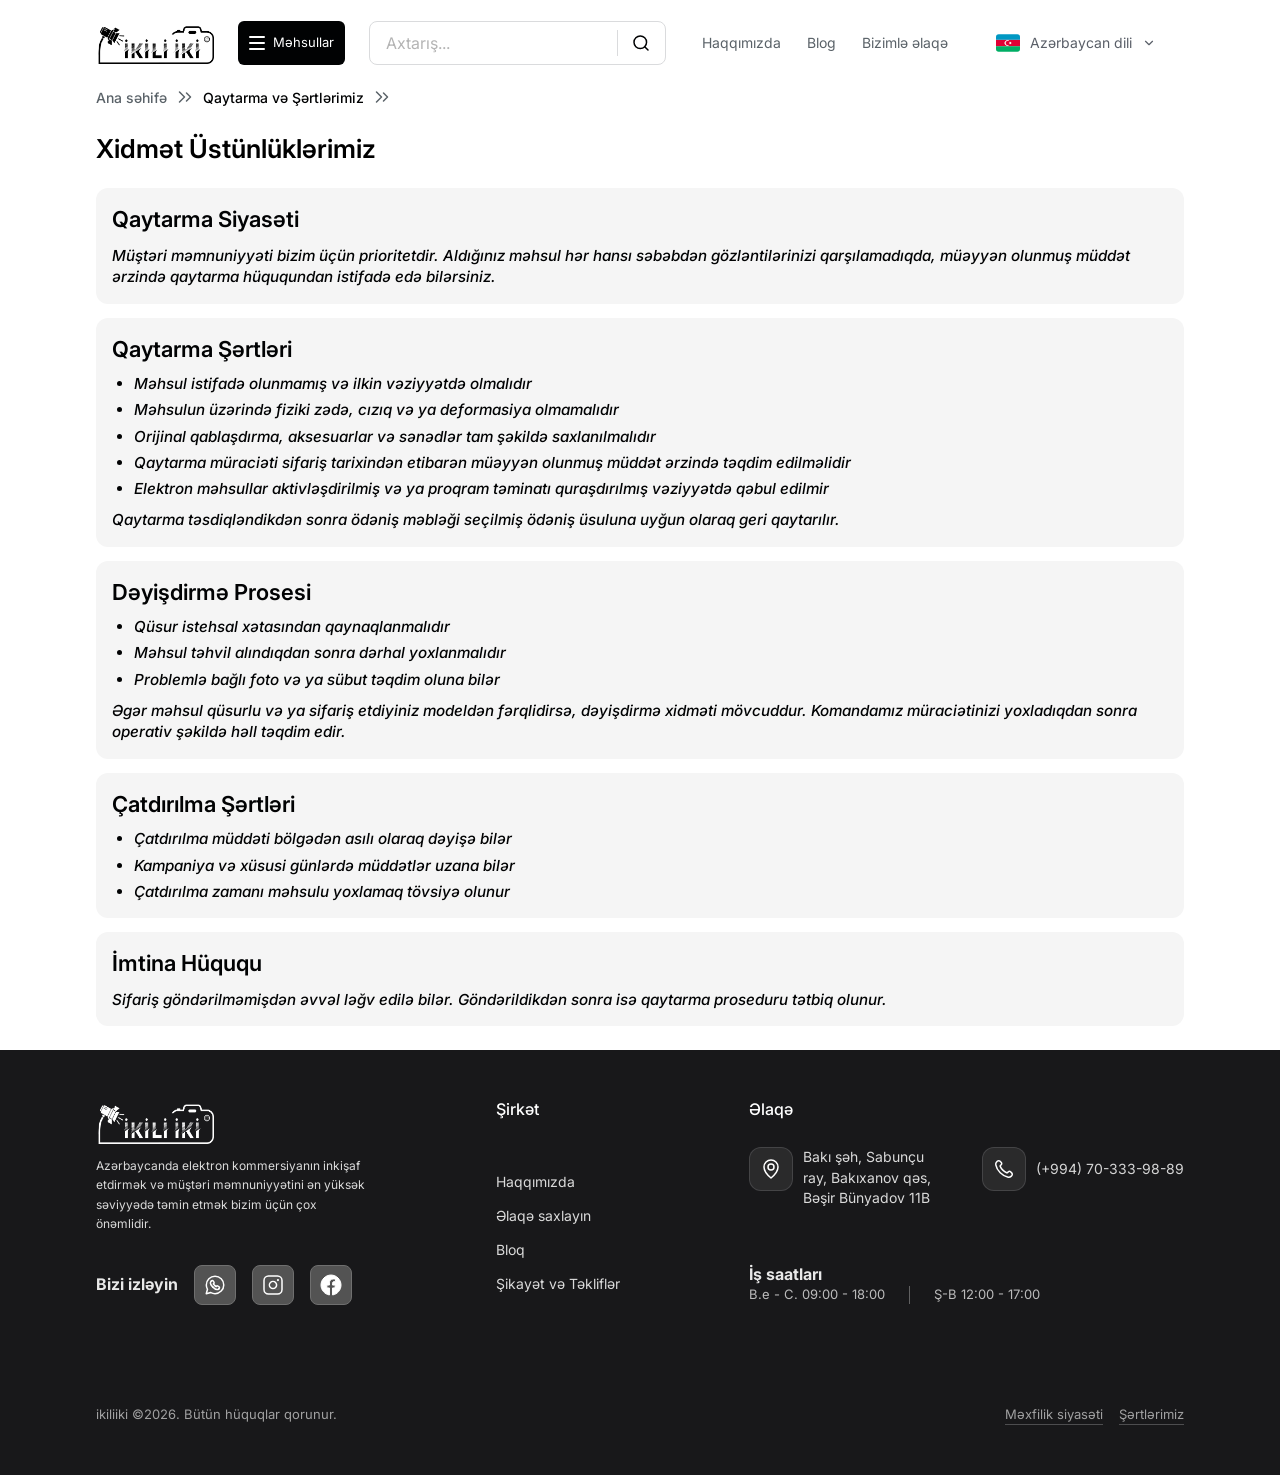
<file: returns-and-conditions.html>
<!DOCTYPE html>
<html lang="az">

<head>
    <meta charset="UTF-8">
    <!-- Təməl viewport -->
    <meta name="viewport" content="width=device-width, initial-scale=1.0, viewport-fit=cover">
    <!-- Zoom meta -->
    <meta name="viewport" content="width=device-width, initial-scale=1, maximum-scale=1, user-scalable=no">
    <title>Qaytarma və Şərtlərimiz | ikili2.az</title>

    <link rel="preconnect" href="https://fonts.googleapis.com" />
    <link rel="preconnect" href="https://fonts.gstatic.com" crossorigin />
    <link href="https://fonts.googleapis.com/css2?family=Outfit:wght@400;500;600;700;800;900&display=swap"
        rel="stylesheet" />

    <link href="https://cdn.jsdelivr.net/npm/bootstrap@5.3.8/dist/css/bootstrap.min.css" rel="stylesheet"
        integrity="sha384-sRIl4kxILFvY47J16cr9ZwB07vP4J8+LH7qKQnuqkuIAvNWLzeN8tE5YBujZqJLB" crossorigin="anonymous" />

    <link rel="stylesheet" href="assets/css/style.css?v=20260314" />
</head>

<body class="page">
    <div class="page--returns-and-conditions">
    <!-- * HEADER START * -->
    <div id="header-placeholder"></div>
    <script>
        (function () {
            const url = "./assets/components/header.html";
            const cacheKey = `partial:${url}`;
            const node = document.getElementById("header-placeholder");
            if (!node) return;

            try {
                const cached = localStorage.getItem(cacheKey);
                if (cached) node.innerHTML = cached;
            } catch (error) {
                console.warn("Header preload cache error:", error);
            }

            if (window.location.protocol === "file:") return;

            fetch(url)
                .then((response) => {
                    if (!response.ok) throw new Error(`Header yüklənmədi: ${response.status}`);
                    return response.text();
                })
                .then((html) => {
                    const parser = new DOMParser();
                    const doc = parser.parseFromString(html, "text/html");
                    const nextHtml = doc.body.innerHTML;
                    if (node.innerHTML !== nextHtml) node.innerHTML = nextHtml;
                    try {
                        localStorage.setItem(cacheKey, nextHtml);
                    } catch (error) {
                        console.warn("Header cache write error:", error);
                    }
                })
                .catch((error) => {
                    console.warn("Header preload fetch error:", error);
                });
        })();
    </script>
    <!-- * HEADER END * -->


    <main>
        <!-- * RC-PAGE START * -->
        <section class="rc-page">
            <div class="rc-page__container">
                <nav class="breadcrumb" aria-label="Breadcrumb">
                    <a href="index.html">Ana səhifə</a>
                    <span aria-hidden="true">
                        <svg width="24" height="24" viewBox="0 0 24 24" fill="none" xmlns="http://www.w3.org/2000/svg">
                            <path d="M13.5 16L17.5 12L13.5 8" stroke="#5A6268" stroke-width="1.5" stroke-linecap="round"
                                stroke-linejoin="round" />
                            <path d="M6.5 17L11.5 12L6.5 7" stroke="#5A6268" stroke-width="1.5" stroke-linecap="round"
                                stroke-linejoin="round" />
                        </svg>
                    </span>
                    <a href="returns-and-conditions.html" aria-current="page">Qaytarma və Şərtlərimiz</a>
                    <span aria-hidden="true">
                        <svg width="24" height="24" viewBox="0 0 24 24" fill="none" xmlns="http://www.w3.org/2000/svg">
                            <path d="M13.5 16L17.5 12L13.5 8" stroke="#5A6268" stroke-width="1.5" stroke-linecap="round"
                                stroke-linejoin="round" />
                            <path d="M6.5 17L11.5 12L6.5 7" stroke="#5A6268" stroke-width="1.5" stroke-linecap="round"
                                stroke-linejoin="round" />
                        </svg>
                    </span>
                </nav>

                <div class="section-header">
                    <h1 class="section-header__title">Xidmət Üstünlüklərimiz</h1>
                </div>

                <div class="rc-page__cards">
                    <article class="rc-card">
                        <h2 class="rc-card__title">Qaytarma Siyasəti</h2>
                        <p class="rc-card__text">
                            Müştəri məmnuniyyəti bizim üçün prioritetdir. Aldığınız məhsul hər hansı səbəbdən
                            gözləntilərinizi qarşılamadıqda, müəyyən olunmuş müddət ərzində qaytarma hüququndan istifadə
                            edə bilərsiniz.
                        </p>
                    </article>

                    <article class="rc-card">
                        <h2 class="rc-card__title">Qaytarma Şərtləri</h2>
                        <ul class="rc-card__list">
                            <li>Məhsul istifadə olunmamış və ilkin vəziyyətdə olmalıdır</li>
                            <li>Məhsulun üzərində fiziki zədə, cızıq və ya deformasiya olmamalıdır</li>
                            <li>Orijinal qablaşdırma, aksesuarlar və sənədlər tam şəkildə saxlanılmalıdır</li>
                            <li>Qaytarma müraciəti sifariş tarixindən etibarən müəyyən olunmuş müddət ərzində təqdim
                                edilməlidir</li>
                            <li>Elektron məhsullar aktivləşdirilmiş və ya proqram təminatı quraşdırılmış vəziyyətdə
                                qəbul edilmir</li>
                        </ul>
                        <p class="rc-card__text">
                            Qaytarma təsdiqləndikdən sonra ödəniş məbləği seçilmiş ödəniş üsuluna uyğun olaraq geri
                            qaytarılır.
                        </p>
                    </article>

                    <article class="rc-card">
                        <h2 class="rc-card__title">Dəyişdirmə Prosesi</h2>
                        <ul class="rc-card__list">
                            <li>Qüsur istehsal xətasından qaynaqlanmalıdır</li>
                            <li>Məhsul təhvil alındıqdan sonra dərhal yoxlanmalıdır</li>
                            <li>Problemlə bağlı foto və ya sübut təqdim oluna bilər</li>
                        </ul>
                        <p class="rc-card__text">
                            Əgər məhsul qüsurlu və ya sifariş etdiyiniz modeldən fərqlidirsə, dəyişdirmə xidməti
                            mövcuddur.
                            Komandamız müraciətinizi yoxladıqdan sonra operativ şəkildə həll təqdim edir.
                        </p>
                    </article>

                    <article class="rc-card">
                        <h2 class="rc-card__title">Çatdırılma Şərtləri</h2>
                        <ul class="rc-card__list">
                            <li>Çatdırılma müddəti bölgədən asılı olaraq dəyişə bilər</li>
                            <li>Kampaniya və xüsusi günlərdə müddətlər uzana bilər</li>
                            <li>Çatdırılma zamanı məhsulu yoxlamaq tövsiyə olunur</li>
                        </ul>
                    </article>

                    <article class="rc-card">
                        <h2 class="rc-card__title">İmtina Hüququ</h2>
                        <p class="rc-card__text">
                            Sifariş göndərilməmişdən əvvəl ləğv edilə bilər. Göndərildikdən sonra isə qaytarma proseduru
                            tətbiq olunur.
                        </p>
                    </article>
                </div>
            </div>
        </section>
        <!-- * RC-PAGE END * -->
    </main>

    <!-- * FOOTER START * -->
    <div id="footer-placeholder"></div>
    <script>
        (function () {
            const url = "./assets/components/footer.html";
            const cacheKey = `partial:${url}`;
            const node = document.getElementById("footer-placeholder");
            if (!node) return;

            try {
                const cached = localStorage.getItem(cacheKey);
                if (cached) node.innerHTML = cached;
            } catch (error) {
                console.warn("Footer preload cache error:", error);
            }

            if (window.location.protocol === "file:") return;

            fetch(url)
                .then((response) => {
                    if (!response.ok) throw new Error(`Footer yüklənmədi: ${response.status}`);
                    return response.text();
                })
                .then((html) => {
                    const parser = new DOMParser();
                    const doc = parser.parseFromString(html, "text/html");
                    const nextHtml = doc.body.innerHTML;
                    if (node.innerHTML !== nextHtml) node.innerHTML = nextHtml;
                    try {
                        localStorage.setItem(cacheKey, nextHtml);
                    } catch (error) {
                        console.warn("Footer cache write error:", error);
                    }
                })
                .catch((error) => {
                    console.warn("Footer preload fetch error:", error);
                });
        })();
    </script>
    <!-- * FOOTER END * -->

    <script type="module" src="assets/js/main.js?v=20260314"></script>
    <script src="https://cdn.jsdelivr.net/npm/bootstrap@5.3.8/dist/js/bootstrap.bundle.min.js"
        integrity="sha384-FKyoEForCGlyvwx9Hj09JcYn3nv7wiPVlz7YYwJrWVcXK/BmnVDxM+D2scQbITxI" crossorigin="anonymous">
        </script>
    </div>
</body>

</html>
</file>
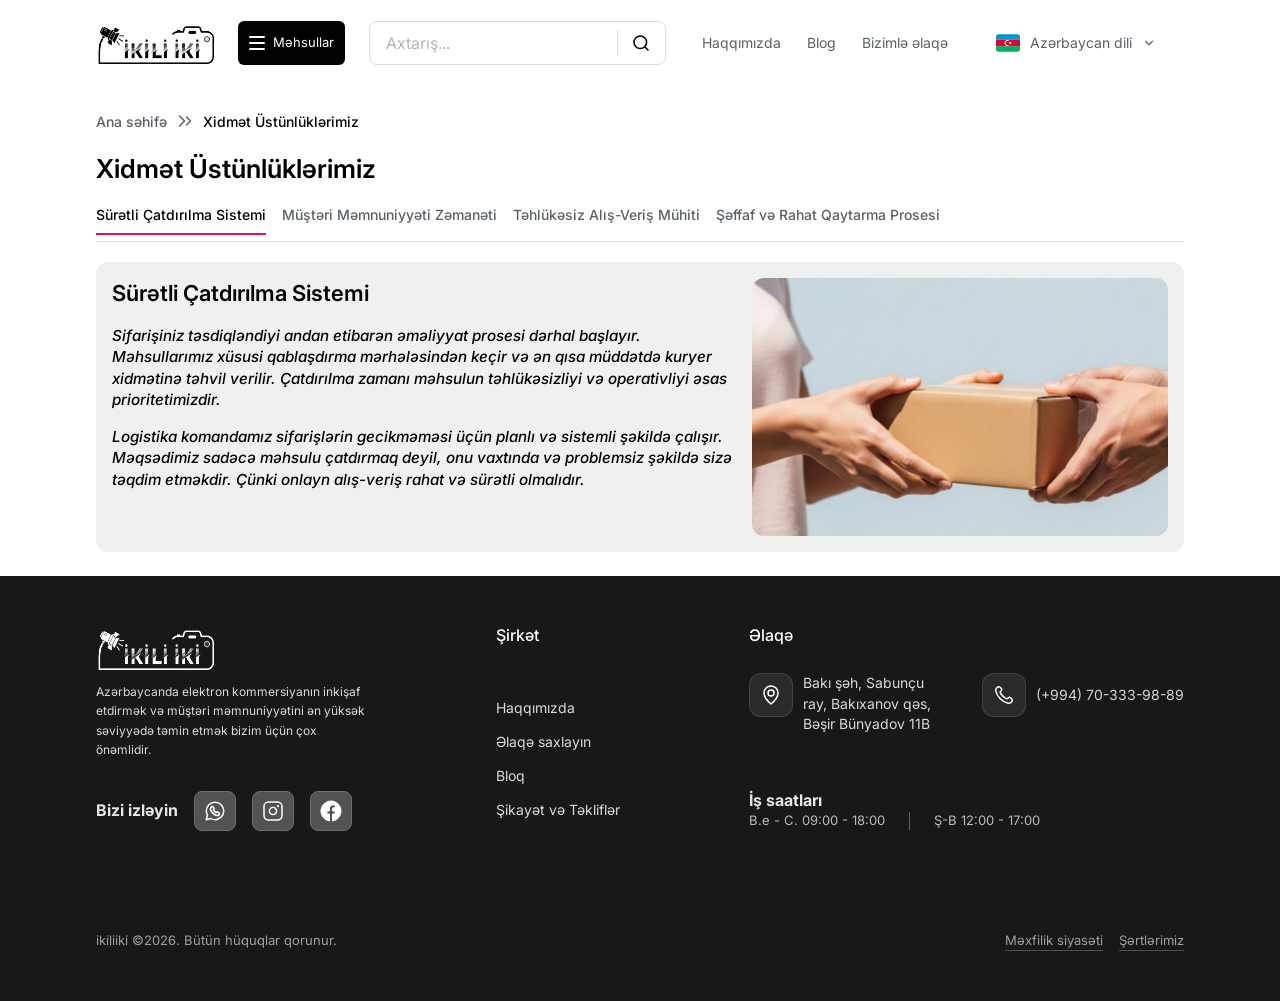
<file: service-advantages.html>
<!DOCTYPE html>
<html lang="az">

<head>
    <meta charset="UTF-8">
    <!-- Təməl viewport -->
    <meta name="viewport" content="width=device-width, initial-scale=1.0, viewport-fit=cover">
    <!-- Zoom meta -->
    <meta name="viewport" content="width=device-width, initial-scale=1, maximum-scale=1, user-scalable=no">
    <title>Xidmət Üstünlüklərimiz | ikili2.az</title>

    <link rel="preconnect" href="https://fonts.googleapis.com" />
    <link rel="preconnect" href="https://fonts.gstatic.com" crossorigin />
    <link href="https://fonts.googleapis.com/css2?family=Outfit:wght@400;500;600;700;800;900&display=swap"
        rel="stylesheet" />

    <link href="https://cdn.jsdelivr.net/npm/bootstrap@5.3.8/dist/css/bootstrap.min.css" rel="stylesheet"
        integrity="sha384-sRIl4kxILFvY47J16cr9ZwB07vP4J8+LH7qKQnuqkuIAvNWLzeN8tE5YBujZqJLB" crossorigin="anonymous" />

    <link rel="stylesheet" href="assets/css/style.css?v=20260314" />
</head>

<body class="page">
    <div class="page--service-advantages">
    <!-- * HEADER START * -->
    <div id="header-placeholder"></div>
    <script>
        (function () {
            const url = "./assets/components/header.html";
            const cacheKey = `partial:${url}`;
            const node = document.getElementById("header-placeholder");
            if (!node) return;

            try {
                const cached = localStorage.getItem(cacheKey);
                if (cached) node.innerHTML = cached;
            } catch (error) {
                console.warn("Header preload cache error:", error);
            }

            if (window.location.protocol === "file:") return;

            fetch(url)
                .then((response) => {
                    if (!response.ok) throw new Error(`Header yüklənmədi: ${response.status}`);
                    return response.text();
                })
                .then((html) => {
                    const parser = new DOMParser();
                    const doc = parser.parseFromString(html, "text/html");
                    const nextHtml = doc.body.innerHTML;
                    if (node.innerHTML !== nextHtml) node.innerHTML = nextHtml;
                    try {
                        localStorage.setItem(cacheKey, nextHtml);
                    } catch (error) {
                        console.warn("Header cache write error:", error);
                    }
                })
                .catch((error) => {
                    console.warn("Header preload fetch error:", error);
                });
        })();
    </script>
    <!-- * HEADER END * -->

    <main>
        <!-- * SA-PAGE START * -->
        <section class="sa-page">
            <div class="sa-page__container">
                <nav class="breadcrumb" aria-label="Breadcrumb">
                    <a href="index.html">Ana səhifə</a>
                    <span aria-hidden="true">
                        <svg width="24" height="24" viewBox="0 0 24 24" fill="none" xmlns="http://www.w3.org/2000/svg">
                            <path d="M13.5 16L17.5 12L13.5 8" stroke="#5A6268" stroke-width="1.5" stroke-linecap="round"
                                stroke-linejoin="round" />
                            <path d="M6.5 17L11.5 12L6.5 7" stroke="#5A6268" stroke-width="1.5" stroke-linecap="round"
                                stroke-linejoin="round" />
                        </svg>
                    </span>
                    <a href="service-advantages.html" aria-current="page">Xidmət Üstünlüklərimiz</a>
                </nav>

                <div class="section-header">
                    <h1 class="section-header__title">Xidmət Üstünlüklərimiz</h1>
                </div>

                <div class="sa-tabs" role="tablist" aria-label="Xidmət üstünlükləri">
                    <button class="sa-tabs__btn is-active" role="tab" aria-selected="true" data-tab="delivery">Sürətli
                        Çatdırılma Sistemi</button>
                    <button class="sa-tabs__btn" role="tab" aria-selected="false" data-tab="satisfaction">Müştəri
                        Məmnuniyyəti Zəmanəti</button>
                    <button class="sa-tabs__btn" role="tab" aria-selected="false" data-tab="secure">Təhlükəsiz
                        Alış-Veriş Mühiti</button>
                    <button class="sa-tabs__btn" role="tab" aria-selected="false" data-tab="returns">Şəffaf və Rahat
                        Qaytarma Prosesi</button>
                </div>

                <article class="sa-panel is-active" data-panel="delivery">
                    <div class="sa-panel__body">
                        <h2 class="sa-panel__title">Sürətli Çatdırılma Sistemi</h2>
                        <p class="sa-panel__text">Sifarişiniz təsdiqləndiyi andan etibarən əməliyyat prosesi dərhal
                            başlayır. Məhsullarımız xüsusi qablaşdırma mərhələsindən keçir və ən qısa müddətdə kuryer
                            xidmətinə təhvil verilir. Çatdırılma zamanı məhsulun təhlükəsizliyi və operativliyi əsas
                            prioritetimizdir.</p>
                        <p class="sa-panel__text">Logistika komandamız sifarişlərin gecikməməsi üçün planlı və sistemli
                            şəkildə çalışır. Məqsədimiz sadəcə məhsulu çatdırmaq deyil, onu vaxtında və problemsiz
                            şəkildə sizə təqdim etməkdir. Çünki onlayn alış-veriş rahat və sürətli olmalıdır.</p>
                    </div>
                    <div class="sa-panel__media">
                        <img loading="lazy" decoding="async" class="sa-panel__img" src="assets/images/f99004cb5d547140a84f0736add25f7018c718fb.jpg"
                            alt="Sürətli çatdırılma" />
                    </div>
                </article>

                <article class="sa-panel" data-panel="satisfaction">
                    <div class="sa-panel__body">
                        <h2 class="sa-panel__title">Müştəri Məmnuniyyəti Zəmanəti</h2>
                        <p class="sa-panel__text">Bizim üçün əsas göstərici satış sayı deyil, məmnun müştəridir. Hər bir
                            sifarişə fərdi yanaşır, sual və müraciətləri operativ şəkildə cavablandırırıq. Məhsul
                            seçimi, sifariş prosesi və satışdan sonrakı mərhələlərdə dəstək komandamız sizin
                            yanınızdadır.</p>
                        <p class="sa-panel__text">Uzunmüddətli etibar və şəffaf münasibət qurmaq bizim əsas
                            prinsiplərimizdəndir. Hədəfimiz müştərinin təkcə bu gün deyil, gələcək alış-verişlərdə də
                            bizi seçməsidir.</p>
                    </div>
                    <div class="sa-panel__media">
                        <img loading="lazy" decoding="async" class="sa-panel__img" src="assets/images/d5ac09a48469bb55c4fbae0d0f66629f4735d7f5.png"
                            alt="Müştəri məmnuniyyəti" />
                    </div>
                </article>

                <article class="sa-panel" data-panel="secure">
                    <div class="sa-panel__body">
                        <h2 class="sa-panel__title">Təhlükəsiz Alış-Veriş Mühiti</h2>
                        <p class="sa-panel__text">Saytımız beynəlxalq təhlükəsizlik standartlarına uyğun olaraq 256 bit
                            SSL şifrələmə sistemi ilə qorunur. Bu texnologiya şəxsi məlumatlarınızı və ödəniş
                            detallarınızı şifrələyərək üçüncü tərəflərin müdaxiləsinin qarşısını alır.</p>
                        <p class="sa-panel__text">Ödəniş zamanı daxil etdiyiniz məlumatlar tam məxfi saxlanılır və
                            təhlükəsiz serverlər üzərindən emal olunur. Onlayn alış-veriş zamanı məlumat təhlükəsizliyi
                            əsas məsələdir və biz bu məsuliyyəti maksimum səviyyədə təmin edirik.</p>
                    </div>
                    <div class="sa-panel__media">
                        <img loading="lazy" decoding="async" class="sa-panel__img" src="assets/images/017df1b38667decdd00c6c81db63eb5d0e6eb4a5.png"
                            alt="Təhlükəsiz alış-veriş" />
                    </div>
                </article>

                <article class="sa-panel" data-panel="returns">
                    <div class="sa-panel__body">
                        <h2 class="sa-panel__title">Şəffaf və Rahat Qaytarma Prosesi</h2>
                        <p class="sa-panel__text">Aldığınız məhsul hər hansı səbəbdən gözləntilərinizi qarşılamazsa,
                            qaytarma prosesi sadə və rahat şəkildə həyata keçirilir. Müəyyən olunmuş müddət ərzində
                            məhsulu əlavə ödəniş etmədən geri göndərə bilərsiniz.</p>
                        <p class="sa-panel__text">Qaytarma proseduru aydın və şəffaf qaydalar əsasında icra olunur.
                            Məqsədimiz alış-veriş zamanı risk hissini minimuma endirmək və müştərilərimizə tam güvən
                            hissi yaratmaqdır.</p>
                    </div>
                    <div class="sa-panel__media">
                        <img loading="lazy" decoding="async" class="sa-panel__img" src="assets/images/df4d770b55f940bb241100eb0530467f0188aec6.jpg"
                            alt="Pulsuz qaytarma" />
                    </div>
                </article>
            </div>
        </section>
        <!-- * SA-PAGE END * -->
    </main>

    <!-- * FOOTER START * -->
    <div id="footer-placeholder"></div>
    <script>
        (function () {
            const url = "./assets/components/footer.html";
            const cacheKey = `partial:${url}`;
            const node = document.getElementById("footer-placeholder");
            if (!node) return;

            try {
                const cached = localStorage.getItem(cacheKey);
                if (cached) node.innerHTML = cached;
            } catch (error) {
                console.warn("Footer preload cache error:", error);
            }

            if (window.location.protocol === "file:") return;

            fetch(url)
                .then((response) => {
                    if (!response.ok) throw new Error(`Footer yüklənmədi: ${response.status}`);
                    return response.text();
                })
                .then((html) => {
                    const parser = new DOMParser();
                    const doc = parser.parseFromString(html, "text/html");
                    const nextHtml = doc.body.innerHTML;
                    if (node.innerHTML !== nextHtml) node.innerHTML = nextHtml;
                    try {
                        localStorage.setItem(cacheKey, nextHtml);
                    } catch (error) {
                        console.warn("Footer cache write error:", error);
                    }
                })
                .catch((error) => {
                    console.warn("Footer preload fetch error:", error);
                });
        })();
    </script>
    <!-- * FOOTER END * -->

    <script src="https://cdn.jsdelivr.net/npm/gsap@3.12.5/dist/gsap.min.js"></script>
    <script src="assets/js/service/service-advantages.js?v=20260314"></script>
    <script type="module" src="assets/js/main.js?v=20260314"></script>
    <script src="https://cdn.jsdelivr.net/npm/bootstrap@5.3.8/dist/js/bootstrap.bundle.min.js"
        integrity="sha384-FKyoEForCGlyvwx9Hj09JcYn3nv7wiPVlz7YYwJrWVcXK/BmnVDxM+D2scQbITxI" crossorigin="anonymous">
        </script>
    </div>
</body>

</html>
</file>
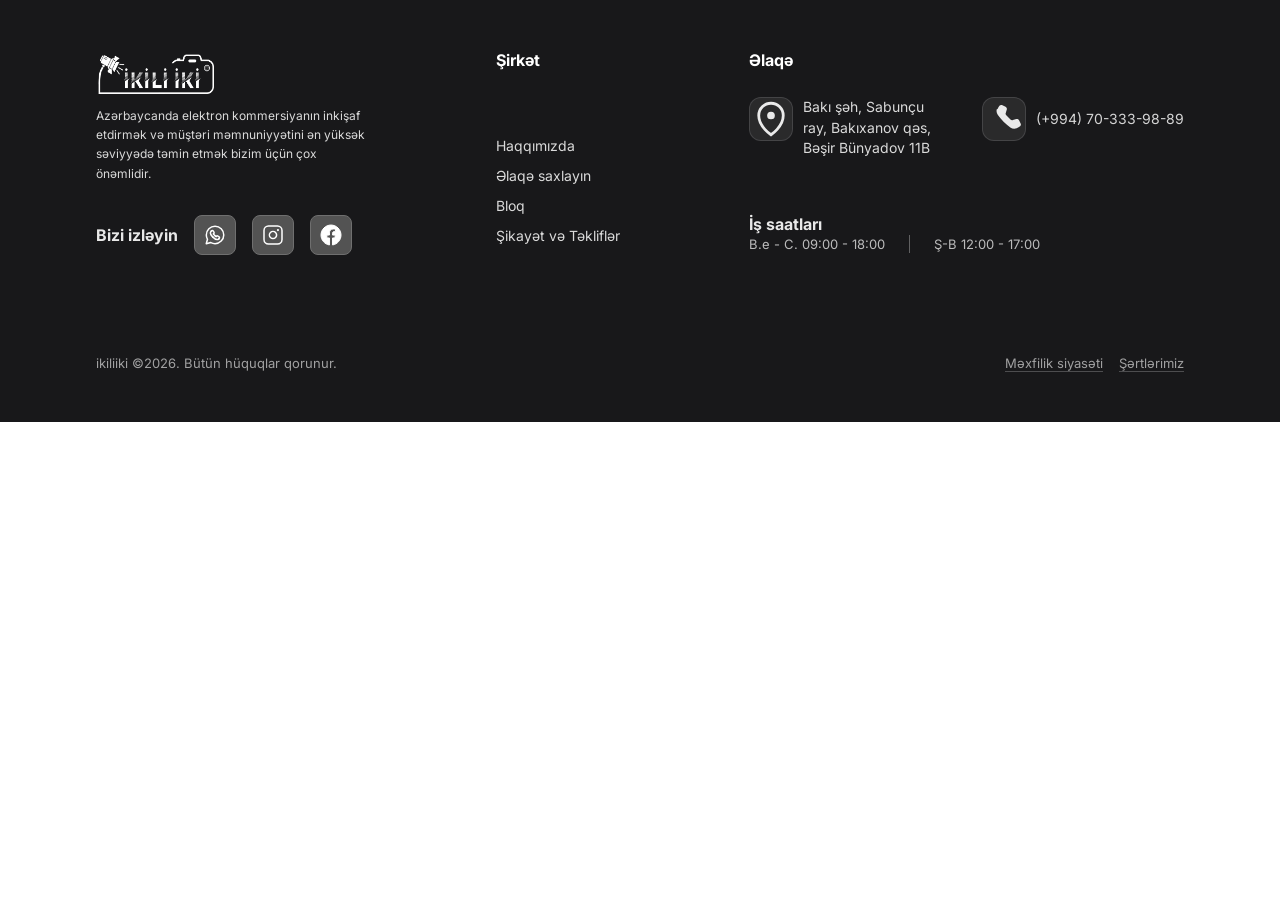
<file: assets/scss/components/footer.html>
<!DOCTYPE html>
<html lang="az">

<head>
    <meta charset="UTF-8">
    <meta name="viewport" content="width=device-width, initial-scale=1.0">
    <title>Footer</title>
    <link rel="stylesheet" href="/assets/css/style.css"/>
</head>

<body>
    <footer class="footer">
        <div class="footer__container">
            <div class="footer__grid">
                <!-- LEFT -->
                <div class="footer__brand">
                    <a class="footer__logo" href="#">
                        <img class="footer__logo-img" src="/assets/images/logowhite.png" alt="İkiliİki">
                    </a>

                    <div class="footer__desc-follow">
                        <p class="footer__desc">
                            Azərbaycanda elektron kommersiyanın inkişaf etdirmək və müştəri məmnuniyyətini ən yüksək
                            səviyyədə təmin
                            etmək bizim üçün çox önəmlidir.
                        </p>

                        <div class="footer__follow">
                            <h4 class="footer__title footer__title--sm">Bizi izləyin</h4>

                            <div class="footer__social">
                                <a class="footer__social-link" href="#" aria-label="WhatsApp">
                                    <svg class="footer__social-ico" width="24" height="24" viewBox="0 0 24 24"
                                        fill="none" xmlns="http://www.w3.org/2000/svg">
                                        <path fill-rule="evenodd" clip-rule="evenodd"
                                            d="M18.2039 5.76205C16.5579 4.11505 14.3689 3.20705 12.0369 3.20605C7.2299 3.20605 3.3189 7.11505 3.3179 11.9201C3.3159 13.4491 3.7169 14.9521 4.4809 16.2771L3.2439 20.7931L7.8659 19.5811C9.1449 20.2771 10.5769 20.6421 12.0329 20.6421H12.0369C16.8419 20.6421 20.7529 16.7321 20.7549 11.9271C20.7559 9.59905 19.8499 7.41005 18.2039 5.76205Z"
                                            stroke="white" stroke-width="1.5" stroke-linecap="round"
                                            stroke-linejoin="round" />
                                        <path
                                            d="M13.095 13.5599L13.501 13.1569C13.874 12.7869 14.464 12.7399 14.894 13.0419C15.31 13.3339 15.686 13.5959 16.036 13.8399C16.592 14.2259 16.659 15.0179 16.18 15.4959L15.821 15.8549"
                                            stroke="white" stroke-width="1.5" stroke-linecap="round"
                                            stroke-linejoin="round" />
                                        <path
                                            d="M8.14502 8.1789L8.50402 7.8199C8.98202 7.3419 9.77402 7.4089 10.16 7.9639C10.403 8.3139 10.665 8.6899 10.958 9.1059C11.26 9.5359 11.214 10.1259 10.843 10.4989L10.44 10.9049"
                                            stroke="white" stroke-width="1.5" stroke-linecap="round"
                                            stroke-linejoin="round" />
                                        <path d="M15.821 15.8548C14.34 17.3288 11.851 16.0768 9.88599 14.1108"
                                            stroke="white" stroke-width="1.5" stroke-linecap="round"
                                            stroke-linejoin="round" />
                                        <path d="M9.88807 14.114C7.92307 12.148 6.67107 9.65996 8.14507 8.17896"
                                            stroke="white" stroke-width="1.5" stroke-linecap="round"
                                            stroke-linejoin="round" />
                                        <path
                                            d="M10.4402 10.9048C10.7592 11.4078 11.1682 11.9058 11.6302 12.3678L11.6322 12.3698C12.0942 12.8318 12.5922 13.2408 13.0952 13.5598"
                                            stroke="white" stroke-width="1.5" stroke-linecap="round"
                                            stroke-linejoin="round" />
                                    </svg>

                                </a>

                                <a class="footer__social-link" href="#" aria-label="Instagram">
                                    <svg class="footer__social-ico" width="24" height="24" viewBox="0 0 24 24"
                                        fill="none" xmlns="http://www.w3.org/2000/svg">
                                        <path fill-rule="evenodd" clip-rule="evenodd"
                                            d="M7.496 3H16.505C18.987 3 21 5.012 21 7.496V16.505C21 18.987 18.988 21 16.504 21H7.496C5.013 21 3 18.988 3 16.504V7.496C3 5.013 5.012 3 7.496 3V3Z"
                                            stroke="white" stroke-width="1.5" stroke-linecap="round"
                                            stroke-linejoin="round" />
                                        <path
                                            d="M16.949 6.71304C16.763 6.71404 16.612 6.86504 16.612 7.05104C16.612 7.23704 16.764 7.38804 16.95 7.38804C17.136 7.38804 17.287 7.23704 17.287 7.05104C17.288 6.86404 17.136 6.71304 16.949 6.71304"
                                            stroke="white" stroke-width="1.5" stroke-linecap="round"
                                            stroke-linejoin="round" />
                                        <path
                                            d="M14.5455 9.45432C15.9514 10.8602 15.9514 13.1396 14.5455 14.5455C13.1396 15.9514 10.8602 15.9514 9.45432 14.5455C8.04843 13.1396 8.04843 10.8602 9.45432 9.45432C10.8602 8.04843 13.1396 8.04843 14.5455 9.45432"
                                            stroke="white" stroke-width="1.5" stroke-linecap="round"
                                            stroke-linejoin="round" />
                                    </svg>

                                </a>

                                <a class="footer__social-link" href="#" aria-label="Facebook">
                                    <svg class="footer__social-ico" fill="#ffffff" width="24px" height="24px"
                                        viewBox="0 0 24 24" xmlns="http://www.w3.org/2000/svg" stroke="#ffffff">
                                        <g id="SVGRepo_bgCarrier" stroke-width="0"></g>
                                        <g id="SVGRepo_tracerCarrier" stroke-linecap="round" stroke-linejoin="round">
                                        </g>
                                        <g id="SVGRepo_iconCarrier">
                                            <path
                                                d="M12 2.03998C6.5 2.03998 2 6.52998 2 12.06C2 17.06 5.66 21.21 10.44 21.96V14.96H7.9V12.06H10.44V9.84998C10.44 7.33998 11.93 5.95998 14.22 5.95998C15.31 5.95998 16.45 6.14998 16.45 6.14998V8.61998H15.19C13.95 8.61998 13.56 9.38998 13.56 10.18V12.06H16.34L15.89 14.96H13.56V21.96C15.9164 21.5878 18.0622 20.3855 19.6099 18.57C21.1576 16.7546 22.0054 14.4456 22 12.06C22 6.52998 17.5 2.03998 12 2.03998Z">
                                            </path>
                                        </g>
                                    </svg>
                                </a>
                            </div>
                        </div>
                    </div>
                </div>

                <!-- MIDDLE -->
                <nav class="footer__nav" aria-label="Footer navigation">
                    <h3 class="footer__title-h5">Şirkət</h3>
                    <ul class="footer__list">
                        <li class="footer__item"><a class="footer__link" href="#">Haqqımızda</a></li>
                        <li class="footer__item"><a class="footer__link" href="#">Əlaqə saxlayın</a></li>
                        <li class="footer__item"><a class="footer__link" href="#">Bloq</a></li>
                        <li class="footer__item"><a class="footer__link" href="#">Şikayət və Təkliflər</a></li>
                    </ul>
                </nav>

                <!-- RIGHT -->
                <div class="footer__info">
                    <h3 class="footer__title-h5">Əlaqə</h3>

                    <div class="footer__contacts">
                        <div class="footer__contact">
                            <span class="footer__icon footer__icon--link" aria-hidden="true">
                                <svg viewBox="0 0 24 24" fill="none">
                                    <path d="M12 21s7-4.6 7-11a7 7 0 1 0-14 0c0 6.4 7 11 7 11Z" stroke="currentColor"
                                        stroke-width="1.6" />
                                    <path d="M12 12.2a2.2 2.2 0 1 0 0-4.4 2.2 2.2 0 0 0 0 4.4Z" fill="currentColor" />
                                </svg>
                            </span>
                            <p class="footer__contact-text">
                                Bakı şəh, Sabunçu ray, Bakıxanov qəs, Bəşir Bünyadov 11B
                            </p>
                        </div>

                        <div class="footer__contact">
                            <a class="footer__icon footer__icon--link" href="tel:+994703339889" aria-label="Zəng et">
                                <svg viewBox="0 0 24 24" fill="none" aria-hidden="true">
                                    <path
                                        d="M8.3 6.4c.3-.8.7-1.5 1.1-2 .4-.5 1.1-.6 1.7-.3l1.8.9c.6.3.9 1 .7 1.6l-.6 1.9c-.2.5-.1 1 .3 1.4l2.4 2.4c.4.4.9.5 1.4.3l1.9-.6c.6-.2 1.3.1 1.6.7l.9 1.8c.3.6.2 1.3-.3 1.7-.5.4-1.2.8-2 1.1-1.2.5-2.5.3-3.6-.5-2.5-1.7-5.4-4.6-7.1-7.1-.8-1.1-1-2.4-.5-3.6Z"
                                        fill="currentColor" />
                                </svg>
                            </a>

                            <a class="footer__phone" href="tel:+994703339889">(+994) 70-333-98-89</a>
                        </div>
                    </div>

                    <div class="footer__divider" role="presentation"></div>

                    <div class="footer__hours">
                        <h4 class="footer__title footer__title--sm">İş saatları</h4>

                        <div class="footer__hours-row">
                            <span class="footer__hours-item">B.e - C. 09:00 - 18:00</span>
                            <span class="footer__hours-divider" aria-hidden="true"></span>
                            <span class="footer__hours-item">Ş-B 12:00 - 17:00</span>
                        </div>
                    </div>
                </div>
            </div>

            <div class="footer__bottom">
                <p class="footer__copy">ikiliiki ©2026. Bütün hüquqlar qorunur.</p>

                <div class="footer__legal">
                    <a class="footer__legal-link" href="#">Məxfilik siyasəti</a>
                    <a class="footer__legal-link" href="#">Şərtlərimiz</a>
                </div>
            </div>
        </div>
    </footer>
</body>

</html>
</file>
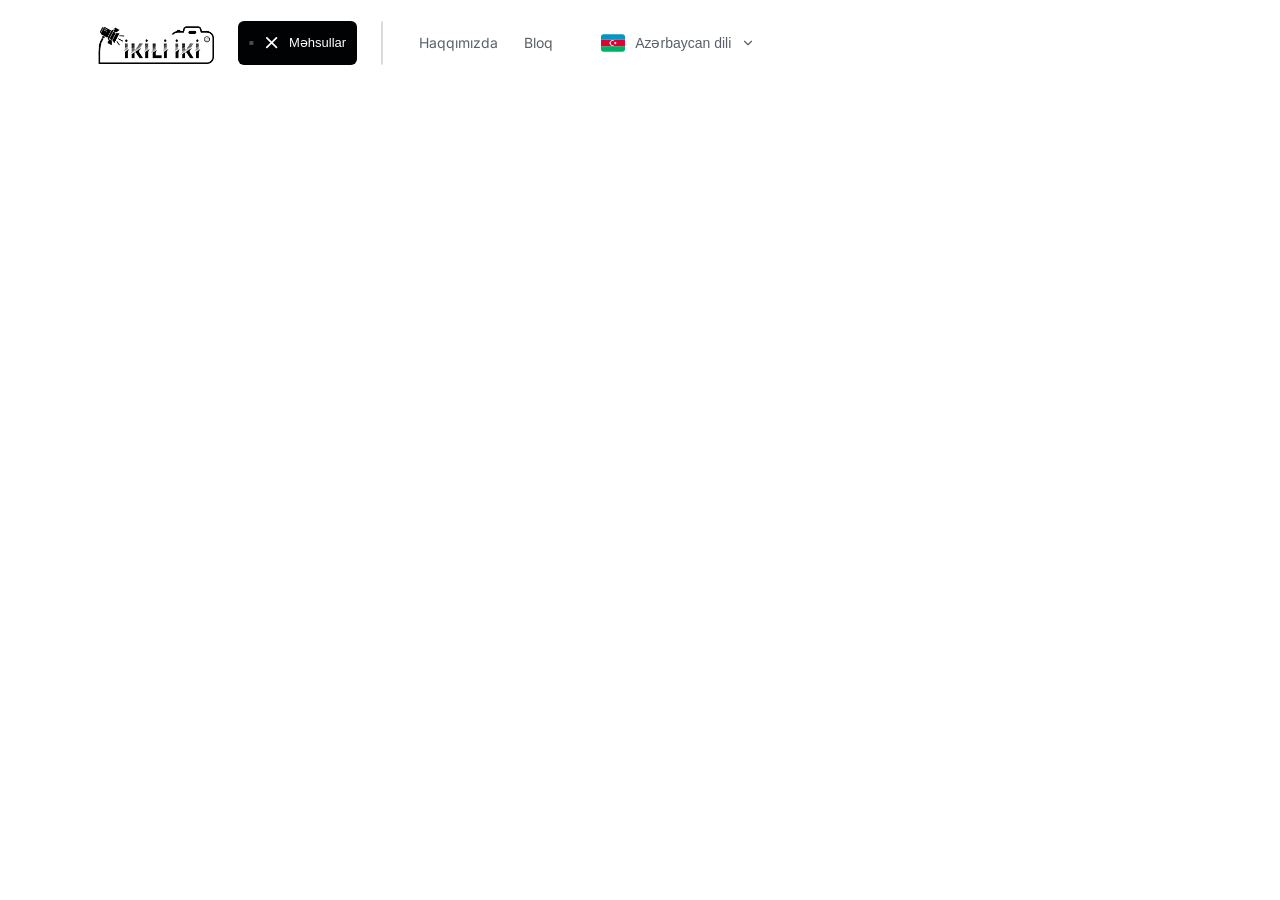
<file: assets/scss/components/header.html>
<!DOCTYPE html>
<html lang="az">

<head>
    <meta charset="UTF-8">
    <meta name="viewport" content="width=device-width, initial-scale=1.0">
    <title>Header</title>
    <link rel="stylesheet" href="/assets/css/style.css"/>
</head>

<body>
    <!-- * HEADER * -->
    <header class="header">
        <div class="header__inner">

            <a class="header__logo" href="#">
                <img class="header__logo-img" src="/assets/images/logo.png" alt="İkiliiki logo">
            </a>

            <button class="header__products" id="openMega" type="button" aria-expanded="false" aria-controls="megaMenu">
                <svg class="header__products-icon header__products-icon--menu" width="24px" height="24px"
                    viewBox="0 0 24 24" fill="none" xmlns="http://www.w3.org/2000/svg">
                    <g>
                        <path d="M4 18L20 18" stroke="#ffffff" stroke-width="2" stroke-linecap="round"></path>
                        <path d="M4 12L20 12" stroke="#ffffff" stroke-width="2" stroke-linecap="round"></path>
                        <path d="M4 6L20 6" stroke="#ffffff" stroke-width="2" stroke-linecap="round"></path>
                    </g>
                </svg>

                <svg class="header__products-icon header__products-icon--close" viewBox="0 0 24 24" fill="none"
                    aria-hidden="true">
                    <path d="M6 6L18 18M6 18L18 6" stroke="currentColor" stroke-width="2.2" stroke-linecap="round" />
                </svg>

                <span>Məhsullar</span>
            </button>

            <div class="header__search">
                <input class="header__search-input" type="text" placeholder="Axtarış..." />
                <button class="header__search-btn" type="button" aria-label="Axtar">
                    <svg width="24" height="24" viewBox="0 0 24 24" fill="none" xmlns="http://www.w3.org/2000/svg">
                        <path
                            d="M15.7138 6.8382C18.1647 9.28913 18.1647 13.2629 15.7138 15.7138C13.2629 18.1647 9.28913 18.1647 6.8382 15.7138C4.38727 13.2629 4.38727 9.28913 6.8382 6.8382C9.28913 4.38727 13.2629 4.38727 15.7138 6.8382"
                            stroke="#010203" stroke-width="1.5" stroke-linecap="round" stroke-linejoin="round" />
                        <path d="M19 19L15.71 15.71" stroke="#010203" stroke-width="1.5" stroke-linecap="round"
                            stroke-linejoin="round" />
                    </svg>
                </button>
            </div>

            <nav class="header__nav">
                <a class="header__nav-link" href="#">Haqqımızda</a>
                <a class="header__nav-link" href="#">Bloq</a>
            </nav>

            <button class="header__lang" type="button">
                <svg width="24px" height="24px" viewBox="0 0 36 36" xmlns="http://www.w3.org/2000/svg"
                    aria-hidden="true" role="img" preserveAspectRatio="xMidYMid meet" fill="#000000">
                    <path fill="#E00034" d="M0 13h36v10H0z"></path>
                    <path fill="#0098C3" d="M32 5H4a4 4 0 0 0-4 4v4h36V9a4 4 0 0 0-4-4z"></path>
                    <g fill="#FFF">
                        <path
                            d="M17.844 21.333a3.333 3.333 0 1 1 2.475-5.565a4 4 0 1 0 .001 4.464a3.325 3.325 0 0 1-2.476 1.101z">
                        </path>
                        <path
                            d="M23.667 17.998l-1.196-.424l.544-1.146l-1.146.545l-.426-1.195l-.424 1.196l-.003-.002l-1.144-.542l.546 1.146l-1.196.426l1.196.424l-.544 1.146l1.141-.543l.005-.002l.426 1.195l.424-1.196l1.147.544l-.546-1.146z">
                        </path>
                    </g>
                    <path fill="#00AE65" d="M4 31h28a4 4 0 0 0 4-4v-4H0v4a4 4 0 0 0 4 4z"></path>
                </svg>

                <span>Azərbaycan dili</span>

                <svg viewBox="0 0 24 24" fill="none" width="14" height="14">
                    <path d="M6 9l6 6 6-6" stroke="currentColor" stroke-width="2" stroke-linecap="round"
                        stroke-linejoin="round" />
                </svg>
            </button>

            <a class="header__phone" href="tel:0773339889">
                <svg width="24" height="24" viewBox="0 0 24 24" fill="none" xmlns="http://www.w3.org/2000/svg">
                    <path fill-rule="evenodd" clip-rule="evenodd"
                        d="M10.8561 13.144C9.68615 11.974 8.80415 10.664 8.21815 9.33499C8.09415 9.05399 8.16715 8.72499 8.38415 8.50799L9.20315 7.68999C9.87415 7.01899 9.87415 6.06999 9.28815 5.48399L8.11415 4.30999C7.33315 3.52899 6.06715 3.52899 5.28615 4.30999L4.63415 4.96199C3.89315 5.70299 3.58415 6.77199 3.78415 7.83199C4.27815 10.445 5.79615 13.306 8.24515 15.755C10.6941 18.204 13.5551 19.722 16.1681 20.216C17.2281 20.416 18.2971 20.107 19.0381 19.366L19.6891 18.715C20.4701 17.934 20.4701 16.668 19.6891 15.887L18.5161 14.714C17.9301 14.128 16.9801 14.128 16.3951 14.714L15.4921 15.618C15.2751 15.835 14.9461 15.908 14.6651 15.784C13.3361 15.197 12.0261 14.314 10.8561 13.144Z"
                        stroke="white" stroke-width="1.5" stroke-linecap="round" stroke-linejoin="round" />
                </svg>
                077-333-98-89
            </a>

        </div>
    </header>

    <div class="mega" id="megaMenu" role="dialog" aria-label="Məhsul kateqoriyaları">
        <div class="mega__overlay" id="megaOverlay"></div>

        <div class="mega__panel" id="megaPanel">
            <div class="mega__left" id="categories" role="menu"></div>

            <div class="mega__center" id="megaCenter">
                <div id="subcategories"></div>
            </div>

            <aside class="mega__right">
                <div class="deal" id="megaDeal"></div>
            </aside>
        </div>
    </div>

</body>

</html>
</file>
<file: assets/css/style.css>
@import url("https://fonts.googleapis.com/css2?family=Poppins:ital,wght@0,100;0,200;0,300;0,400;0,500;0,600;0,700;0,800;0,900;1,100;1,200;1,300;1,400;1,500;1,600;1,700;1,800;1,900&display=swap");
@import url("https://fonts.googleapis.com/css2?family=Inter:ital,opsz,wght@0,14..32,100..900;1,14..32,100..900&display=swap");
* {
  margin: 0;
  padding: 0;
  box-sizing: border-box;
}

:root {
  --page-gutter: clamp(0.5rem, 7.5vw, 6.25rem);
}

#header-placeholder {
  min-height: 5.3125rem;
}

@media only screen and (max-width: 768px) {
  #header-placeholder {
    min-height: 5.3125rem;
  }
}
@media only screen and (max-width: 600px) {
  #header-placeholder {
    min-height: 5.3125rem;
  }
}
@media only screen and (max-width: 480px) {
  #header-placeholder {
    min-height: 5.3125rem;
  }
}
@media only screen and (max-width: 380px) {
  #header-placeholder {
    min-height: 5.3125rem;
  }
}
body {
  min-height: 100%;
  height: 100%;
  font-family: "Inter", sans-serif;
  background-color: rgb(255, 255, 255);
  overflow-x: hidden;
  -webkit-font-smoothing: antialiased;
  -moz-osx-font-smoothing: grayscale;
}

html {
  min-height: 100%;
  overflow-x: hidden;
  -webkit-text-size-adjust: 100%;
  -moz-text-size-adjust: 100%;
  text-size-adjust: 100%;
}

img,
svg,
video,
canvas {
  display: block;
  max-width: 100%;
}

p {
  margin-bottom: 0;
}

a {
  text-decoration: none;
  text-wrap: nowrap;
}

input {
  border: none;
  outline: none;
}

button {
  border: none;
  background-color: transparent;
  text-wrap: nowrap;
}

select {
  outline: none;
  border: none;
}

textarea {
  resize: none;
  outline: none;
  border: none;
}

[class*=__container] {
  width: 100% !important;
  max-width: none !important;
  margin-left: auto;
  margin-right: auto;
  padding-left: var(--page-gutter);
  padding-right: var(--page-gutter);
}

.container,
.container-sm,
.container-md,
.container-lg,
.container-xl,
.container-xxl,
.container-fluid {
  width: 100% !important;
  max-width: none !important;
  padding-left: var(--page-gutter) !important;
  padding-right: var(--page-gutter) !important;
}

.blog-card,
.products__card,
.hero__card {
  position: relative;
}

.card-link-overlay {
  position: absolute;
  inset: 0;
  z-index: 3;
  border-radius: inherit;
}

.card-link-overlay:focus-visible {
  outline: 0.125rem solid #010203;
  outline-offset: 0.125rem;
}

.is-visual-link {
  pointer-events: none;
}

.content-section {
  display: flex;
  justify-content: flex-start;
  align-items: stretch;
  flex-direction: column;
  gap: 1.5rem;
}
.content-section__body {
  width: 100%;
}

.section-header {
  display: flex;
  justify-content: space-between;
  align-items: center;
  flex-direction: row;
  gap: 0;
}
.section-header__title {
  margin: 0;
  font-size: clamp(1.5rem, 4.2vw, 2rem);
  font-weight: 600;
  color: #000000;
  line-height: normal;
  font-style: normal;
}
.section-header__accent {
  color: #e3002e;
}
.section-header__nav {
  display: flex;
  justify-content: flex-start;
  align-items: center;
  flex-direction: row;
  gap: 0.5rem;
}

.products__card {
  display: flex;
  justify-content: flex-start;
  align-items: stretch;
  flex-direction: column;
  gap: 0;
  min-height: 27.875rem;
  padding: 1rem;
  background: #ffffff;
  border: 0;
  border-right: 0.0625rem solid #dadbdd;
  border-radius: 0;
  position: relative;
  z-index: 1;
  transition: box-shadow 0.2s ease;
}
.products__card:last-child {
  border-right: none;
}
.products__img-wrap {
  width: 100%;
  display: flex;
  justify-content: center;
  align-items: center;
  flex-direction: row;
  gap: 0;
  padding: 1rem;
}
.products__img {
  width: min(16.25rem, 100%);
  height: 16.25rem;
  max-width: 100%;
  max-height: 100%;
  flex-shrink: 0;
  -o-object-fit: contain;
     object-fit: contain;
  -o-object-position: center;
     object-position: center;
  display: block;
}
.products__info {
  display: flex;
  justify-content: flex-start;
  align-items: stretch;
  flex-direction: column;
  gap: 1rem;
  flex: 1;
}
.products__body-header {
  display: flex;
  justify-content: flex-start;
  align-items: stretch;
  flex-direction: column;
  gap: 0.75rem;
}
.products__category {
  color: #7d7d7d;
  font-size: 0.8125rem;
  line-height: 1.2;
}
.products__name {
  margin: 0;
  color: #111;
  font-size: 0.9375rem;
  font-weight: 600;
  line-height: 1.45;
  min-height: auto;
  display: -webkit-box;
  -webkit-line-clamp: 2;
  -webkit-box-orient: vertical;
  overflow: hidden;
}
.products__meta {
  display: flex;
  justify-content: space-between;
  align-items: center;
  flex-direction: row;
  gap: 0;
  flex-wrap: wrap;
  gap: 1rem;
  min-width: 0;
  overflow: visible;
}
.products__stars {
  display: flex;
  align-items: center;
  min-width: 0;
  overflow: hidden;
}
.products__stars svg {
  display: block;
  max-width: 100%;
  height: auto;
}
.products__badge {
  position: relative;
  z-index: 0;
  max-width: 100%;
  overflow: visible;
  text-overflow: clip;
  font-size: 0.75rem;
  font-weight: 500;
  padding: 0.25rem 0.5rem;
  border-radius: 0.25rem;
  white-space: normal;
  overflow-wrap: anywhere;
  line-height: 1.2;
  border: 0.0625rem solid;
}
.products__badge--blue {
  color: #0084da;
  border-color: #0094f3;
  background: rgba(0, 148, 243, 0.1019607843);
}
.products__badge--yellow {
  color: #dc9600;
  border-color: #ffae00;
  background: rgba(255, 174, 0, 0.1019607843);
}
.products__badge--red {
  color: #e3002e;
  border-color: #e3002e;
  background: rgba(227, 0, 46, 0.1019607843);
}
.products__badge--green {
  color: #00af62;
  border-color: #00af62;
  background: rgba(0, 175, 98, 0.1019607843);
}
.products__footer {
  display: flex;
  justify-content: space-between;
  align-items: center;
  flex-direction: row;
  gap: 0.75rem;
}
.products__btn {
  min-width: 8.8125rem;
}
.products__price {
  color: #010203;
  font-family: Inter;
  font-size: 1.125rem;
  font-style: normal;
  font-weight: 600;
  line-height: normal;
  white-space: nowrap;
}
.products .products__price {
  display: flex;
  justify-content: flex-start;
  align-items: stretch;
  flex-direction: column;
  gap: 0;
  align-items: flex-start;
  gap: 0.25rem;
  color: #5a5f68;
  font-family: Inter, sans-serif;
  font-size: 0.75rem;
  font-style: normal;
  font-weight: 400;
  line-height: normal;
  text-decoration-line: line-through;
  white-space: nowrap;
}
.products .products__price::after {
  content: "300.00 AZN";
  color: #010203;
  font-family: Inter, sans-serif;
  font-size: 1.125rem;
  font-style: normal;
  font-weight: 600;
  line-height: normal;
  text-decoration: none;
}

@media only screen and (max-width: 1400px) {
  .products__card {
    border: 0.0625rem solid #dadbdd;
    border-radius: 0.75rem;
  }
  .products__card:last-child {
    border-right: 0.0625rem solid #dadbdd;
  }
}
@media only screen and (max-width: 1200px) {
  .products__card {
    padding: 1rem;
  }
}
@media only screen and (max-width: 768px) {
  .products__card {
    min-height: 26.6875rem;
    padding: 0.875rem;
  }
}
@media only screen and (max-width: 600px) {
  .products__card {
    min-height: 26.6875rem;
    padding: 0.875rem;
  }
}
@media only screen and (max-width: 480px) {
  .products__card {
    min-height: auto;
    padding: 1rem;
    border: 0.0625rem solid #dadbdd;
    border-radius: 0.25rem;
    background: #fff;
  }
  .products__card:last-child {
    border-right: 0.0625rem solid #dadbdd;
  }
  .products__img-wrap {
    padding: 0.75rem;
    min-height: 14rem;
  }
  .products__img {
    width: min(14rem, 100%);
    height: min(15rem, 100%);
  }
  .products__info {
    gap: 0.5rem;
  }
  .products__body-header {
    gap: 0.375rem;
  }
  .products__category {
    font-size: 0.75rem;
  }
  .products__name {
    font-size: 0.9375rem;
    line-height: 1.35;
  }
  .products__meta {
    gap: 0.375rem;
  }
  .products__stars svg {
    width: 6.75rem;
    height: auto;
  }
  .products__badge {
    font-size: 0.75rem;
    padding: 0.25rem 0.5rem;
  }
  .products__footer {
    gap: 0.5rem;
    align-items: center;
  }
  .products__btn {
    min-height: 2.75rem;
    max-width: 11.8125rem;
    display: flex;
    padding: 0.625rem 0.75rem;
    justify-content: center;
    align-items: center;
    gap: 0.625rem;
    flex: 1 0 0;
    font-size: 0.875rem;
    border-radius: 0.25rem;
  }
  .products__price {
    font-size: 0.9375rem;
  }
}
@media only screen and (max-width: 380px) {
  .products__card {
    min-height: auto;
    padding: 1rem;
    border: 0.0625rem solid #dadbdd;
    border-radius: 0.25rem;
    background: #fff;
  }
  .products__card:last-child {
    border-right: 0.0625rem solid #dadbdd;
  }
  .products__img-wrap {
    padding: 0.75rem;
    min-height: 14rem;
  }
  .products__img {
    width: min(14rem, 100%);
    height: min(15rem, 100%);
  }
  .products__info {
    gap: 0.5rem;
  }
  .products__body-header {
    gap: 0.375rem;
  }
  .products__category {
    font-size: 0.75rem;
  }
  .products__name {
    font-size: 0.9375rem;
    line-height: 1.35;
  }
  .products__meta {
    gap: 0.375rem;
  }
  .products__stars svg {
    width: 6.75rem;
    height: auto;
  }
  .products__badge {
    font-size: 0.75rem;
    padding: 0.25rem 0.5rem;
  }
  .products__footer {
    gap: 0.5rem;
    align-items: center;
  }
  .products__btn {
    min-height: 2.75rem;
    max-width: 11.8125rem;
    display: flex;
    padding: 0.625rem 0.75rem;
    justify-content: center;
    align-items: center;
    gap: 0.625rem;
    flex: 1 0 0;
    font-size: 0.875rem;
    border-radius: 0.25rem;
  }
  .products__price {
    font-size: 0.9375rem;
  }
}
@media only screen and (max-width: 380px) {
  .products__card {
    width: 100%;
    padding: 0.625rem;
    border: 0.0625rem solid #dadbdd;
    box-sizing: border-box;
    overflow: visible;
    margin: 0 auto;
  }
  .products__info, .products__body-header {
    min-width: 0;
    width: 100%;
  }
  .products__name {
    font-size: 0.875rem;
    width: 100%;
  }
  .products__footer {
    display: flex;
    justify-content: flex-start;
    align-items: stretch;
    flex-direction: column;
    gap: 0;
    width: 100%;
    gap: 0.375rem;
    align-items: stretch;
  }
  .products__btn {
    order: 2;
    align-self: flex-end;
    width: min(100%, 8.8125rem);
    min-width: 0;
    padding: 0.25rem 0.5rem;
    font-size: 0.875rem;
  }
  .products__price {
    order: 1;
    width: 100%;
    font-size: 0.875rem;
    min-width: 0;
    white-space: normal;
    overflow-wrap: anywhere;
  }
}
@media only screen and (max-width: 180px) {
  .products__card {
    width: 100%;
    min-width: 0;
    padding: 1rem !important;
    border: 0.0625rem solid #dadbdd !important;
    box-sizing: border-box;
  }
  .products__img-wrap {
    min-height: auto;
    padding: 0.25rem;
  }
  .products__img {
    width: 100%;
    max-width: 9.5rem;
    height: auto;
    justify-self: center;
  }
  .products__name,
  .products__info,
  .products__footer,
  .products__price {
    width: 100%;
    min-width: 0;
  }
  .products__btn {
    width: 100%;
    max-width: 100%;
    min-width: 0;
  }
  .products__btn > span svg {
    width: 1.125rem;
    height: 1.125rem;
  }
}
.arrivals-section {
  padding: 1.5rem 0;
}

.arrivals__container {
  width: 100%;
  display: flex;
  justify-content: flex-start;
  align-items: stretch;
  flex-direction: column;
  gap: 1.5rem;
}
.arrivals__grid {
  display: grid;
  grid-template-columns: 32.8125rem minmax(0, 1fr);
  height: 27.6875rem;
  gap: 0.625rem;
  align-items: stretch;
}
.arrivals__banner {
  width: 32.8125rem;
  overflow: hidden;
  border-radius: 0.75rem;
}
.arrivals__banner-img {
  width: 100%;
  height: 100%;
  -o-object-fit: cover;
     object-fit: cover;
  display: block;
}
.arrivals__cards {
  display: grid;
  grid-template-columns: repeat(2, 1fr);
  gap: 0;
  border: 1px solid #dadbdd;
  border-radius: 0.75rem;
  overflow: hidden;
  box-shadow: none;
}
.arrivals__cards .products__card {
  display: flex;
  justify-content: flex-start;
  align-items: stretch;
  flex-direction: column;
  gap: 0;
  padding: 1rem;
  border: 0;
  border-left: 0;
  border-right: 1px solid #dadbdd;
  border-radius: 0;
  min-height: 0;
  box-shadow: none;
}
.arrivals__cards .products__card:nth-child(2n) {
  border-right: none;
}
.arrivals__cards .products__card .products__img-wrap {
  min-height: 0;
  padding: 1rem;
}
.arrivals__cards .products__card .products__info {
  display: flex;
  justify-content: flex-start;
  align-items: stretch;
  flex-direction: column;
  gap: 0;
  justify-content: space-between;
  gap: 1rem;
}
.arrivals__cards .products__card .products__name {
  line-height: 1.35;
  max-height: 2.7em;
  overflow: hidden;
}
.arrivals__cards .products__card .products__footer {
  display: grid;
  grid-template-columns: minmax(0, 1fr) auto;
  gap: 0.5rem;
  align-items: center;
}
.arrivals__cards .products__card .products__btn {
  display: flex;
  width: 100%;
  max-width: 11.2813rem;
  min-width: 0;
  height: 2.75rem;
  padding: 0.625rem 0.75rem;
  justify-content: center;
  align-items: center;
  gap: 0.625rem;
  border-radius: 0.375rem;
  background: #010203;
  color: #fff;
  font-family: Inter, sans-serif;
  font-size: 0.875rem;
  font-style: normal;
  font-weight: 500;
  line-height: normal;
}
.arrivals__cards .products__card .products__price {
  flex-shrink: 0;
  white-space: nowrap;
}

@media only screen and (max-width: 1400px) {
  .arrivals__grid {
    grid-template-columns: 1fr;
    height: auto;
    grid-template-rows: 27.6875rem 27.6875rem;
    gap: 0.625rem;
  }
  .arrivals__banner, .arrivals__cards {
    width: 100%;
    height: 27.6875rem;
  }
  .arrivals__cards {
    grid-template-columns: repeat(2, minmax(0, 1fr));
    gap: 0.625rem;
    border: 0;
    border-radius: 0;
    overflow: visible;
  }
  .arrivals__cards .products__card {
    padding: 0.875rem;
    border: 1px solid #dadbdd;
    border-right: 1px solid #dadbdd;
    border-left: 1px solid #dadbdd;
    border-radius: 0.75rem;
  }
  .arrivals__cards .products__card:nth-child(2n) {
    border-right: 1px solid #dadbdd;
  }
  .arrivals__cards .products__card .products__btn {
    width: 11.2813rem;
    min-width: 8.8125rem;
  }
}
@media only screen and (max-width: 768px) {
  .arrivals__container .section-header {
    align-items: flex-start;
  }
  .arrivals__container .section-header__nav {
    display: none;
  }
  .arrivals__grid {
    grid-template-rows: none;
    height: auto;
  }
  .arrivals__banner, .arrivals__cards {
    height: auto;
  }
  .arrivals__cards {
    grid-template-columns: 1fr;
  }
  .arrivals__cards .products__card .products__footer {
    display: flex;
    justify-content: space-between;
    align-items: center;
    flex-direction: row;
    gap: 0.5rem;
  }
  .arrivals__cards .products__card .products__price {
    order: 2;
  }
  .arrivals__cards .products__card .products__btn {
    order: 1;
    width: 11.2813rem;
    min-width: 8.8125rem;
  }
}
@media only screen and (max-width: 600px) {
  .arrivals__container .section-header {
    align-items: flex-start;
  }
  .arrivals__container .section-header__nav {
    display: none;
  }
  .arrivals__grid {
    grid-template-rows: none;
    height: auto;
  }
  .arrivals__banner, .arrivals__cards {
    height: auto;
  }
  .arrivals__cards {
    grid-template-columns: 1fr;
  }
  .arrivals__cards .products__card .products__footer {
    display: flex;
    justify-content: space-between;
    align-items: center;
    flex-direction: row;
    gap: 0.5rem;
  }
  .arrivals__cards .products__card .products__price {
    order: 2;
  }
  .arrivals__cards .products__card .products__btn {
    order: 1;
    width: 11.2813rem;
    min-width: 8.8125rem;
  }
}
@media only screen and (max-width: 380px) {
  .arrivals__container {
    padding-left: 1rem;
    padding-right: 1rem;
  }
  .arrivals__grid {
    width: 100%;
    margin: 0 auto;
  }
  .arrivals__banner, .arrivals__cards {
    height: auto;
    width: 100%;
    max-width: 100%;
    margin: 0 auto;
    box-sizing: border-box;
  }
  .arrivals__cards .products__card {
    width: 100%;
    max-width: 100%;
    box-sizing: border-box;
  }
  .arrivals__cards .products__card .products__footer {
    display: flex;
    flex-direction: column;
    align-items: flex-start;
    gap: 0.5rem;
  }
  .arrivals__cards .products__card .products__price {
    order: 1;
  }
  .arrivals__cards .products__card .products__btn {
    order: 2;
    width: auto;
    min-width: 100%;
    max-width: 100%;
  }
}
@media only screen and (max-width: 480px) {
  .arrivals__banner-img {
    height: 14.375rem;
  }
}
@media only screen and (max-width: 380px) {
  .arrivals__banner-img {
    height: 14.375rem;
  }
}
@media only screen and (max-width: 180px) {
  .arrivals__cards .products__card .products__footer {
    align-items: stretch;
  }
  .arrivals__cards .products__card .products__price {
    white-space: normal;
    overflow-wrap: anywhere;
    word-break: break-word;
    width: 100%;
  }
  .arrivals__cards .products__card .products__btn {
    width: 100%;
    max-width: 100%;
    min-width: 0;
    padding: 0.5rem 0.625rem;
    font-size: 0.8125rem;
  }
}
.blog-card {
  display: flex;
  justify-content: flex-start;
  align-items: flex-start;
  flex-direction: column;
  gap: 1rem;
  height: 100%;
  min-height: 19.3125rem;
  flex: 1 0 0;
}
.blog-card__body {
  display: flex;
  justify-content: flex-start;
  align-items: flex-start;
  flex-direction: column;
  gap: 0.375rem;
  flex: 1 1 auto;
  align-self: stretch;
}
.blog-card__media {
  width: 100%;
  height: 10.5625rem;
  flex-shrink: 0;
  align-self: stretch;
  border-radius: 0.75rem;
  overflow: hidden;
  background: #d8d8d8;
}
.blog-card__img {
  width: 100%;
  height: 100%;
  -o-object-fit: cover;
     object-fit: cover;
  display: block;
}
.blog-card__title {
  margin: 0;
  color: #010203;
  font-family: Inter, sans-serif;
  font-size: 1rem;
  font-style: normal;
  font-weight: 500;
  line-height: 140%;
}
.blog-card__desc {
  margin: 0;
  color: #5a5f68;
  font-family: Inter, sans-serif;
  font-size: 0.875rem;
  font-style: normal;
  font-weight: 400;
  line-height: 140%;
}

.testimonials-section {
  padding: 1.5rem 0;
}
.testimonials__container {
  width: 100%;
  display: flex;
  justify-content: flex-start;
  align-items: stretch;
  flex-direction: column;
  gap: 1.5rem;
}
.testimonials__container .section-header__title {
  font-size: clamp(1.5rem, 4.2vw, 2rem);
  line-height: 1.2;
}
.testimonials__grid {
  display: grid;
  width: 100%;
  grid-template-columns: repeat(4, minmax(0, 1fr));
  align-items: stretch;
  gap: 1rem;
}
.testimonials__card {
  position: relative;
  width: 100%;
  height: 25.0625rem;
  border-radius: 0.75rem;
  overflow: hidden;
  background: #dddddd;
}
.testimonials__card::before {
  content: "";
  position: absolute;
  inset: 0;
  background: linear-gradient(180deg, rgba(0, 0, 0, 0.18) 0%, rgba(0, 0, 0, 0.35) 100%);
  pointer-events: none;
  opacity: 1;
  transition: opacity 0.25s ease;
}
.testimonials__card:hover .testimonials__video {
  transform: scale(1.01);
}
.testimonials__card:hover::before {
  background: linear-gradient(0deg, rgba(0, 0, 0, 0.1) 0%, rgba(0, 0, 0, 0.1) 100%);
}
.testimonials__card.is-playing::before {
  opacity: 0.12;
}
.testimonials__card.is-playing .testimonials__play {
  color: #b4b4b4;
}
.testimonials__card.is-playing .testimonials__icon--play {
  opacity: 0;
  transform: translate(-50%, -50%) scale(0.75);
}
.testimonials__card.is-playing .testimonials__icon--pause {
  opacity: 1;
  transform: translate(-50%, -50%) scale(1);
}
.testimonials__video {
  position: absolute;
  inset: 0;
  width: 100%;
  height: 100%;
  display: block;
  -o-object-fit: cover;
     object-fit: cover;
  -o-object-position: center;
     object-position: center;
  transition: transform 0.35s ease;
}
.testimonials__name {
  position: absolute;
  left: 0.75rem;
  bottom: 0.75rem;
  background: #ffffff;
  color: #010203;
  border-radius: 6.25rem;
  font-size: clamp(0.75rem, 1.6vw, 0.875rem);
  line-height: 140%;
  padding: 0.375rem 0.75rem;
}

@media only screen and (max-width: 1200px) {
  .testimonials__grid {
    grid-template-columns: repeat(2, minmax(0, 1fr));
  }
}
@media only screen and (max-width: 768px) {
  .testimonials-section {
    padding: 1.5rem 0;
  }
  .testimonials__container {
    gap: 1rem;
  }
  .testimonials__container .section-header__nav {
    display: none;
  }
  .testimonials__grid {
    grid-template-columns: repeat(2, minmax(0, 1fr));
    gap: 0.625rem;
  }
  .testimonials__card {
    height: 25.0625rem;
  }
}
@media only screen and (max-width: 600px) {
  .testimonials-section {
    padding: 1.5rem 0;
  }
  .testimonials__container {
    gap: 1rem;
  }
  .testimonials__container .section-header__nav {
    display: none;
  }
  .testimonials__grid {
    grid-template-columns: repeat(2, minmax(0, 1fr));
    gap: 0.625rem;
  }
  .testimonials__card {
    height: 25.0625rem;
  }
}
@media only screen and (max-width: 480px) {
  .testimonials__grid {
    grid-template-columns: 1fr;
  }
  .testimonials__card {
    height: 25.0625rem;
  }
  .testimonials__play {
    right: 0.5rem;
    top: 0.5rem;
    width: 2.25rem;
    height: 2.25rem;
  }
}
@media only screen and (max-width: 380px) {
  .testimonials__grid {
    grid-template-columns: 1fr;
  }
  .testimonials__card {
    height: 25.0625rem;
  }
  .testimonials__play {
    right: 0.5rem;
    top: 0.5rem;
    width: 2.25rem;
    height: 2.25rem;
  }
}
@media only screen and (max-width: 380px) {
  .testimonials__card {
    height: 25.0625rem;
  }
}
.hero__btn,
.products__btn,
.pd-btn--buy {
  display: inline-flex;
  align-items: center;
  justify-content: center;
  gap: 0.625rem;
  min-height: 2.75rem;
  padding: 0.625rem 0.75rem;
  border: 0;
  border-radius: 0.375rem;
  background: #010203;
  color: #ffffff;
  font-family: Inter, sans-serif;
  font-size: 0.875rem;
  font-style: normal;
  font-weight: 500;
  line-height: normal;
  text-decoration: none;
  white-space: nowrap;
  transition: opacity 0.2s ease, transform 0.2s ease;
}
.hero__btn:hover,
.products__btn:hover,
.pd-btn--buy:hover {
  color: #ffffff;
  opacity: 0.9;
}
.hero__btn:active,
.products__btn:active,
.pd-btn--buy:active {
  transform: translateY(0.0625rem);
}

.hero__btn-icon {
  display: inline-flex;
  align-items: center;
  justify-content: center;
  line-height: 1;
}

.products__btn > span {
  display: inline-flex;
  align-items: center;
  justify-content: center;
  line-height: 1;
  flex-shrink: 0;
}

.products__btn > span svg,
.products__btn > svg {
  display: block;
  width: 1.125rem;
  height: 1.125rem;
  flex-shrink: 0;
}

.section-header__btn {
  width: 2.75rem;
  height: 2.75rem;
  padding: 0.625rem 0.75rem;
  border-radius: 50%;
  border: 0.0625rem solid #f5f5f5;
  background: #f5f5f5;
  display: inline-flex;
  align-items: center;
  justify-content: center;
  gap: 0.625rem;
  transition: border-color 0.2s ease, background-color 0.2s ease;
}
.section-header__btn:hover {
  border-color: #111111;
  background: #f5f5f5;
}
.section-header__btn:focus, .section-header__btn:focus-visible {
  outline: none;
  box-shadow: none;
  border-color: #f5f5f5;
  background: #f5f5f5;
}

@media only screen and (max-width: 768px) {
  .section-header__btn {
    width: clamp(2.25rem, 6.5vw, 2.75rem);
    height: clamp(2.25rem, 6.5vw, 2.75rem);
    padding: clamp(0.45rem, 1.8vw, 0.75rem);
  }
  .section-header__btn svg {
    width: clamp(1.125rem, 3.4vw, 1.5rem);
    height: clamp(1.125rem, 3.4vw, 1.5rem);
  }
}
@media only screen and (max-width: 600px) {
  .section-header__btn {
    width: clamp(2.25rem, 6.5vw, 2.75rem);
    height: clamp(2.25rem, 6.5vw, 2.75rem);
    padding: clamp(0.45rem, 1.8vw, 0.75rem);
  }
  .section-header__btn svg {
    width: clamp(1.125rem, 3.4vw, 1.5rem);
    height: clamp(1.125rem, 3.4vw, 1.5rem);
  }
}
.testimonials__play {
  position: absolute;
  right: 0.75rem;
  top: 0.75rem;
  display: inline-flex;
  width: 2.5rem;
  height: 2.5rem;
  padding: 0;
  align-items: center;
  justify-content: center;
  gap: 0;
  border: 0;
  border-radius: 50%;
  background: rgba(255, 255, 255, 0.41);
  color: #b4b4b4;
  box-shadow: 0 8px 18px rgba(0, 0, 0, 0.16);
  transition: transform 0.2s ease, background-color 0.2s ease;
  z-index: 2;
}
.testimonials__play::before {
  content: "";
  position: absolute;
  width: 1.875rem;
  height: 1.875rem;
  border-radius: 50%;
  background: #ffffff;
  z-index: 0;
}
.testimonials__play:hover {
  transform: scale(1.04);
}

.testimonials__icon {
  position: absolute;
  left: 50%;
  top: 50%;
  width: 24px;
  height: 24px;
  z-index: 1;
  transform: translate(-50%, -50%);
  transition: opacity 0.2s ease, transform 0.2s ease;
}
.testimonials__icon--pause {
  opacity: 0;
  transform: translate(-50%, -50%) scale(0.75);
}

.promo-duo__arrow {
  width: 2.75rem;
  height: 2.75rem;
  display: inline-flex;
  align-items: center;
  justify-content: center;
  padding: 0.625rem 0.75rem;
  border-radius: 50%;
  background: #f5f5f5;
  color: #000000;
}
.promo-duo__arrow svg {
  display: block;
}

.blog-card__btn {
  align-self: flex-start;
  display: inline-flex;
  padding: 0.625rem 0.75rem;
  justify-content: center;
  align-items: center;
  gap: 0.625rem;
  border-radius: 0.625rem;
  background: #f5f5f5;
  color: #000000;
  font-family: Inter, sans-serif;
  font-size: 0.875rem;
  font-style: normal;
  font-weight: 500;
  line-height: normal;
  text-decoration: none;
}

.contact-form__submit {
  width: -moz-max-content;
  width: max-content;
  display: flex;
  padding: 0.625rem 0.75rem;
  justify-content: center;
  align-items: center;
  gap: 0.625rem;
  border: 0;
  border-radius: 0.5rem;
  background: #010203;
  color: #fff;
  font-size: 0.875rem;
  font-style: normal;
  font-weight: 400;
  line-height: 140%;
}

.complaints-form__submit {
  min-width: 8.75rem;
  min-height: 3rem;
  border: 0.0625rem solid #dadbdd;
  border-radius: 0.375rem;
  background: #010203;
  color: #fff;
  font-size: 1rem;
  font-weight: 700;
  line-height: 1;
  padding: 0.625rem 1.25rem;
}

@media only screen and (max-width: 1200px) {
  .complaints-form__submit {
    font-size: 1rem;
  }
}
@media only screen and (max-width: 768px) {
  .complaints-form__submit {
    width: 100%;
    min-width: 0;
    min-height: 3.25rem;
    font-size: 1.125rem;
  }
}
@media only screen and (max-width: 600px) {
  .complaints-form__submit {
    width: 100%;
    min-width: 0;
    min-height: 3.25rem;
    font-size: 1.125rem;
  }
}
.header__lang-wrap {
  position: relative;
  display: inline-flex;
  flex-shrink: 0;
  width: 12.5rem;
}
@media only screen and (max-width: 1150px) {
  .header__lang-wrap {
    display: none;
  }
}
@media only screen and (max-width: 768px) {
  .header__lang-wrap {
    display: flex;
    grid-area: lang;
    justify-self: start;
  }
}
@media only screen and (max-width: 600px) {
  .header__lang-wrap {
    display: flex;
    grid-area: lang;
    justify-self: start;
  }
}

.header__lang {
  display: inline-flex;
  align-items: center;
  justify-content: flex-start;
  width: 100%;
  border: none;
  border-radius: 0.5rem;
  font-weight: 400;
  transition: background 0.18s ease, color 0.18s ease, transform 0.18s ease;
  white-space: nowrap;
  gap: 0.625rem;
  padding: 0.625rem 0.75rem;
  background: #ffffff;
  color: #5a5f68;
  font-size: 0.875rem;
  flex-shrink: 0;
}
.header__lang .js-lang-label {
  flex: 0 0 auto;
  min-width: auto;
  margin-right: 0;
}
.header__lang:hover {
  border-color: #c1002a !important;
}
@media only screen and (max-width: 1150px) {
  .header__lang {
    display: none;
  }
}
@media only screen and (max-width: 768px) {
  .header__lang {
    display: flex;
    justify-content: center;
    align-items: center;
    flex-direction: row;
    gap: 0;
    padding: 0.625rem 0.75rem;
    margin-left: -0.75rem;
    border: none !important;
    border-radius: 0;
    background: transparent;
    gap: 0.375rem;
    font-size: 0.9375rem;
    color: #5a5f68;
    min-width: 0;
    max-width: none;
  }
  .header__lang span {
    display: block;
    min-width: 0;
    white-space: nowrap;
  }
}
@media only screen and (max-width: 600px) {
  .header__lang {
    display: flex;
    justify-content: center;
    align-items: center;
    flex-direction: row;
    gap: 0;
    padding: 0.625rem 0.75rem;
    margin-left: -0.75rem;
    border: none !important;
    border-radius: 0;
    background: transparent;
    gap: 0.375rem;
    font-size: 0.9375rem;
    color: #5a5f68;
    min-width: 0;
    max-width: none;
  }
  .header__lang span {
    display: block;
    min-width: 0;
    white-space: nowrap;
  }
}
@media only screen and (max-width: 480px) {
  .header__lang {
    font-size: 0.8125rem;
    max-width: none;
    margin-left: -0.5rem;
  }
  .header__lang span {
    overflow: visible;
    text-overflow: clip;
    white-space: nowrap;
  }
}
@media only screen and (max-width: 380px) {
  .header__lang {
    font-size: 0.8125rem;
    max-width: none;
    margin-left: -0.5rem;
  }
  .header__lang span {
    overflow: visible;
    text-overflow: clip;
    white-space: nowrap;
  }
}

.header__lang-flag {
  display: inline-flex;
  width: 1.5rem;
  height: 1.5rem;
  flex: 0 0 1.5rem;
  margin-right: 0;
}
.header__lang-flag svg {
  width: 100%;
  height: 100%;
  display: block;
}
@media only screen and (max-width: 768px) {
  .header__lang-flag {
    width: 1.375rem;
    height: 1.375rem;
    flex-basis: 1.375rem;
  }
}
@media only screen and (max-width: 600px) {
  .header__lang-flag {
    width: 1.375rem;
    height: 1.375rem;
    flex-basis: 1.375rem;
  }
}
@media only screen and (max-width: 480px) {
  .header__lang-flag {
    width: 1.125rem;
    height: 1.125rem;
    flex-basis: 1.125rem;
  }
}
@media only screen and (max-width: 380px) {
  .header__lang-flag {
    width: 1.125rem;
    height: 1.125rem;
    flex-basis: 1.125rem;
  }
}

.header__lang-menu {
  position: absolute;
  top: calc(100% + 0.375rem);
  right: 0;
  z-index: 220;
  min-width: 11.5rem;
  list-style: none;
  margin: 0;
  padding: 0.375rem;
  border: 0.0625rem solid #e4e4e4;
  border-radius: 0.5rem;
  background: #ffffff;
  box-shadow: 0 0.625rem 1.875rem rgba(16, 20, 28, 0.12);
}

.header__lang-option {
  width: 100%;
  border: 0;
  background: transparent;
  border-radius: 0.375rem;
  padding: 0.5rem 0.625rem;
  display: inline-flex;
  align-items: center;
  gap: 0.5rem;
  color: #3c424a;
  font-size: 0.875rem;
  text-align: left;
}
.header__lang-option:hover {
  background: #f5f7fa;
}
.header__lang-option.is-active {
  background: #eef3fb;
  color: #010203;
  font-weight: 500;
}

.header__phone {
  display: inline-flex;
  align-items: center;
  height: 2.75rem;
  min-height: 2.75rem;
  box-sizing: border-box;
  border: none;
  border-radius: 0.375rem;
  font-weight: 400;
  padding: 0.625rem 0.75rem;
  transition: background 0.18s ease, color 0.18s ease, transform 0.18s ease;
  white-space: nowrap;
  background: #111111;
  color: #ffffff;
  gap: 0.625rem;
  font-size: 0.875rem;
  text-decoration: none;
  flex-shrink: 0;
}
.header__phone:hover {
  background: #c1002a;
}
.header__phone:active {
  transform: scale(0.98);
}
@media only screen and (max-width: 1350px) {
  .header__phone {
    display: none;
  }
}

.pd-btn--share {
  display: inline-flex;
  align-items: center;
  justify-content: center;
  gap: 0.625rem;
  min-height: 2.75rem;
  padding: 0.625rem 0.75rem;
  border: 0;
  border-radius: 0.5rem;
  background: #f1f2f3;
  color: #010203;
  font-family: Inter, sans-serif;
  font-size: 0.875rem;
  font-style: normal;
  font-weight: 500;
  line-height: normal;
  white-space: nowrap;
  transition: background 0.18s ease, color 0.18s ease, transform 0.18s ease;
}
.pd-btn--share:hover {
  background: #e7e9eb;
}
.pd-btn--share:active {
  transform: scale(0.98);
}

.pd-btn--share > span {
  display: inline-flex;
  align-items: center;
  justify-content: center;
  line-height: 1;
  flex-shrink: 0;
}
.pd-btn--share > span svg {
  display: block;
  width: 1.5rem;
  height: 1.5rem;
}

.pd-help__call {
  text-decoration: none;
  color: #ffffff;
  font-family: Inter, sans-serif;
  font-size: 0.875rem;
  font-style: normal;
  font-weight: 400;
  line-height: normal;
  background: #010203;
  padding: 0.625rem 0.75rem;
  border-radius: 0.375rem;
  display: inline-flex;
  justify-content: center;
  align-items: center;
  gap: 0.625rem;
  transition: background 0.18s ease, transform 0.18s ease;
}
.pd-help__call:hover {
  background: #2a2a2a;
  color: #ffffff;
}
.pd-help__call:active {
  transform: scale(0.98);
}

.pd-qty {
  display: flex;
  width: 5.8125rem;
  height: 2.3125rem;
  padding: 0 0.75rem;
  justify-content: space-between;
  align-items: center;
  box-sizing: border-box;
  border-radius: 0.5rem;
  background: #f1f2f3;
}
.pd-qty button,
.pd-qty span {
  width: 1.25rem;
  height: 1.25rem;
  display: inline-flex;
  align-items: center;
  justify-content: center;
  color: #010203;
  font-size: 0.875rem;
}

.breadcrumb {
  display: inline-flex;
  align-items: center;
  gap: 0.375rem;
  margin: 0;
  padding: 0;
  background: transparent;
}
.breadcrumb a {
  color: #5a6268;
  text-decoration: none;
  font-family: Inter, sans-serif;
  font-size: 0.875rem;
  font-style: normal;
  font-weight: 500;
  line-height: normal;
}
.breadcrumb a:visited, .breadcrumb a:hover, .breadcrumb a:active {
  color: #5a6268;
}
.breadcrumb a[aria-current=page] {
  color: #010203;
}

body.drawer-open {
  overflow: hidden;
}

.drawer {
  position: fixed;
  top: var(--header-height, 85px);
  left: 0;
  right: 0;
  display: none;
  z-index: 9999;
  -webkit-text-size-adjust: 100%;
  -moz-text-size-adjust: 100%;
       text-size-adjust: 100%;
}
.drawer, .drawer__panel, .drawer__left, .drawer__center, .drawer__right, .drawer__mobile-top, .drawer__mobile-top--bar, .drawer__mobile-lang-wrap, .drawer__mobile-lang-menu {
  box-sizing: border-box;
}
.drawer--active {
  display: block;
}
.drawer--details .drawer__panel {
  grid-template-columns: minmax(280px, 340px) minmax(20.6875rem, 20.6875rem) minmax(22.375rem, 24rem);
}
.drawer--details .drawer__left::after {
  opacity: 1;
}
.drawer--details .drawer__center {
  display: flex;
  flex-direction: column;
  gap: 1rem;
}
.drawer--details .drawer__right {
  display: flex;
}
.drawer--preview .drawer__panel {
  grid-template-columns: minmax(280px, 340px) minmax(220px, 1fr) minmax(22.375rem, 24rem);
}
.drawer--preview .drawer__left::after {
  opacity: 1;
}
.drawer--preview .drawer__center {
  display: none;
}
.drawer--preview .drawer__right {
  display: flex;
}
.drawer__overlay {
  position: fixed;
  inset: 0;
  top: var(--header-height, 85px);
  background: rgba(17, 17, 17, 0.72);
  backdrop-filter: none;
  -webkit-backdrop-filter: none;
  animation: fadeIn 0.22s ease;
}
.drawer__panel {
  position: relative;
  z-index: 2;
  display: grid;
  margin-left: var(--drawer-left, max(1rem, var(--page-gutter)));
  margin-right: 0;
  grid-template-columns: 340px;
  align-items: start;
  width: calc(100vw - var(--drawer-left, max(1rem, var(--page-gutter))));
  max-width: calc(100vw - var(--drawer-left, max(1rem, var(--page-gutter))));
  background: transparent;
  border-top: 0;
  overflow: hidden;
  animation: slideDown 0.22s cubic-bezier(0.4, 0, 0.2, 1);
}
.drawer__left {
  display: flex;
  justify-content: flex-start;
  align-items: stretch;
  flex-direction: column;
  gap: 1rem;
  padding: 1rem;
  background: #ffffff;
  position: relative;
  max-height: calc(100vh - var(--header-height, 85px) - 20px);
  overflow-y: auto;
  scrollbar-gutter: stable both-edges;
  scrollbar-width: thin;
  scrollbar-color: #e3e3e3 transparent;
}
.drawer__left::-webkit-scrollbar {
  width: 4px;
}
.drawer__left::-webkit-scrollbar-track {
  background: transparent;
}
.drawer__left::-webkit-scrollbar-thumb {
  background: #e3e3e3;
  border-radius: 4px;
}
.drawer__left::after {
  content: "";
  position: absolute;
  top: 0;
  right: 0;
  width: 1px;
  height: 100%;
  background: #e3e3e3;
  opacity: 0;
  transition: opacity 0.18s ease;
}
.drawer__list {
  margin: 0;
  padding: 0;
  list-style: none;
  display: flex;
  justify-content: flex-start;
  align-items: stretch;
  flex-direction: column;
  gap: 1rem;
}
.drawer__list-item {
  margin: 0;
  padding: 0;
}
.drawer__sub-list {
  margin: 0;
  padding: 0;
  list-style: none;
  display: flex;
  justify-content: flex-start;
  align-items: stretch;
  flex-direction: column;
  gap: 1rem;
}
.drawer__sub-item {
  margin: 0;
  padding: 0;
}
.drawer__item {
  display: flex;
  justify-content: space-between;
  align-items: center;
  flex-direction: row;
  gap: 0;
  gap: 1rem;
  width: 100%;
  padding: 11px 12px;
  border: none;
  background: transparent;
  border-radius: 8px;
  border-left: 3px solid transparent;
  text-align: left;
  transition: background 0.18s ease, border-color 0.18s ease;
  cursor: pointer;
}
.drawer__item:hover {
  background: #f5f5f5;
}
.drawer__item--active {
  background: #f5f5f5;
}
.drawer__item-left {
  display: flex;
  justify-content: flex-start;
  align-items: center;
  flex-direction: row;
  gap: 1rem;
  min-width: 0;
  flex: 1;
}
.drawer__item-ico {
  display: flex;
  justify-content: center;
  align-items: center;
  flex-direction: row;
  gap: 0;
  width: 22px;
  height: 22px;
  color: #555555;
  flex-shrink: 0;
  transition: color 0.18s ease;
}
.drawer__item-text {
  font-size: clamp(0.9rem, 1.2vw, 1rem);
  font-weight: 600;
  color: #000;
  white-space: nowrap;
  overflow: hidden;
  text-overflow: ellipsis;
  transition: color 0.18s ease;
}
.drawer__chev {
  display: flex;
  align-items: center;
  width: 24px;
  height: 24px;
  color: #9e9e9e;
  flex-shrink: 0;
}
.drawer__chev svg {
  width: 24px;
  height: 24px;
}
.drawer__center {
  display: none;
  justify-content: flex-start;
  align-items: stretch;
  flex-direction: column;
  gap: 1rem;
  padding: 1rem;
  background: #ffffff;
  max-height: calc(100vh - var(--header-height, 85px) - 20px);
  overflow-y: auto;
  scrollbar-gutter: stable both-edges;
  scrollbar-width: thin;
  scrollbar-color: #e3e3e3 transparent;
}
.drawer__center::-webkit-scrollbar {
  width: 4px;
}
.drawer__center::-webkit-scrollbar-track {
  background: transparent;
}
.drawer__center::-webkit-scrollbar-thumb {
  background: #e3e3e3;
  border-radius: 4px;
}
.drawer__center #subcategories {
  display: flex;
  flex-direction: column;
  gap: 1rem;
}
.drawer__sub {
  display: flex;
  align-items: center;
  width: 100%;
  min-width: 0;
  margin: 0;
  padding: 0.75rem;
  border-radius: 8px;
  font-size: clamp(0.9rem, 1.2vw, 1rem);
  font-weight: 500;
  color: #010203;
  cursor: pointer;
  white-space: nowrap;
  overflow: hidden;
  text-overflow: ellipsis;
  transition: background 0.18s ease, color 0.18s ease, padding-left 0.18s ease, box-shadow 0.18s ease;
}
.drawer__sub--active {
  background: #f5f5f5;
  font-weight: 700;
}
.drawer__sub-text {
  display: block;
  flex: 1;
  min-width: 0;
  width: 100%;
  white-space: nowrap;
  overflow: hidden;
  text-overflow: ellipsis;
}
.drawer__mobile-subs {
  display: flex;
  flex-direction: column;
  gap: 0.375rem;
}
.drawer__mobile-top, .drawer__mobile-top--bar {
  display: none;
}
.drawer__mobile-sub {
  display: block;
  width: 100%;
  padding: 0.625rem 0.75rem;
  border-radius: 0.5rem;
  color: #010203;
  font-size: clamp(0.95rem, 3.5vw, 1rem);
  font-weight: 500;
  line-height: 1.4;
  cursor: pointer;
}
.drawer__mobile-sub--active {
  background: #f5f5f5;
}
.drawer__mobile-divider {
  border-top: 0.0625rem solid #dadbdd;
}
.drawer__mobile-lang-menu[hidden] {
  display: none !important;
}
.drawer__mobile-lang-wrap.is-open .drawer__mobile-lang-menu {
  display: block !important;
}
.drawer__mobile-lang-menu, .drawer__mobile-lang-menu li {
  list-style: none;
  margin: 0;
  padding: 0;
}
.drawer__mobile-lang-option {
  -moz-appearance: none;
       appearance: none;
  -webkit-appearance: none;
}
.drawer__right {
  display: none;
  align-items: flex-start;
  padding: 1rem;
  background: #ffffff;
  width: 22.375rem;
  min-width: 22.375rem;
}
.drawer__right .products-section--discount {
  padding: 0;
  margin: 0;
  width: 100%;
}
.drawer__right .products__card {
  width: 100%;
  max-width: 100%;
  min-width: 0;
  min-height: 28.875rem;
  height: auto;
  padding: 1rem !important;
  border: 1px solid #dadbdd;
  border-right: 1px solid #dadbdd;
  border-radius: 0.75rem;
  overflow: visible;
  box-sizing: border-box;
  background: #ffffff;
}
.drawer__right .products__card .products__footer {
  gap: 1rem;
  margin: 0;
  padding-bottom: 0 !important;
}
.drawer__right .products__card .products__price {
  margin: 0;
}
.drawer__right .products__card:last-child {
  border-right: 1px solid #dadbdd;
}
.drawer__right .hero__card {
  flex: 1 1 auto;
  width: 100%;
  max-width: 100%;
  min-width: 0;
  box-sizing: border-box;
}
.drawer__right .hero__footer {
  display: grid;
  grid-template-columns: minmax(0, 1fr) auto;
  gap: 0.75rem;
  align-items: end;
}
.drawer__right .hero__btn {
  min-width: 0;
  width: 100%;
  justify-content: center;
}
.drawer__right .hero__body,
.drawer__right .hero__footer,
.drawer__right .hero__prices {
  min-width: 0;
}

.drawer.drawer--compact .drawer__panel {
  margin-left: 0;
  margin-right: 0;
  width: 100%;
  max-width: 100vw;
  grid-template-columns: 1fr;
  max-height: calc(100vh - var(--header-height, 85px) - 20px);
}
.drawer.drawer--compact .drawer__left {
  padding: 0.75rem;
  max-height: calc(100vh - var(--header-height, 85px) - 20px);
}
.drawer.drawer--compact .drawer__left::after {
  display: none;
}
.drawer.drawer--compact .drawer__center,
.drawer.drawer--compact .drawer__right {
  display: none !important;
}
.drawer.drawer--compact .drawer__mobile-links {
  display: flex;
  align-items: center;
  justify-content: center;
  gap: 1rem;
  flex-wrap: wrap;
  width: 100%;
  text-align: center;
}
.drawer.drawer--compact .drawer__mobile-link,
.drawer.drawer--compact .drawer__mobile-lang,
.drawer.drawer--compact .drawer__mobile-lang-btn {
  color: #5a6268;
  text-decoration: none;
  font-size: clamp(0.8125rem, 3.3vw, 0.9rem);
  line-height: 1;
}
.drawer.drawer--compact .drawer__mobile-subs {
  display: flex;
  flex-direction: column;
  gap: 0.375rem;
  margin-top: 0.375rem;
}
.drawer.drawer--compact .drawer__mobile-sub {
  display: block;
  width: 100%;
  padding: 0.625rem 0.75rem;
  border-radius: 0.5rem;
  color: #010203;
  font-size: clamp(0.95rem, 3.5vw, 1rem);
  font-weight: 500;
  line-height: 1.4;
  cursor: pointer;
}
.drawer.drawer--compact .drawer__mobile-sub--active {
  background: #f5f5f5;
}
.drawer.drawer--compact .drawer__mobile-divider {
  margin-top: 0.375rem;
  border-top: 0.0625rem solid #dadbdd;
}

@media only screen and (max-width: 1401px) {
  .drawer__panel {
    margin-left: 0;
    margin-right: 0;
    width: 100%;
    max-width: 100%;
  }
  .drawer--details .drawer__panel {
    grid-template-columns: minmax(280px, 340px) minmax(20.6875rem, 20.6875rem) minmax(300px, 22.375rem);
  }
}
@media only screen and (max-width: 1200px) {
  .drawer--details .drawer__panel {
    grid-template-columns: minmax(250px, 20.625rem) clamp(17rem, 27.5vw, 20.625rem) minmax(280px, 22.375rem);
  }
  .drawer--details .drawer__center {
    min-width: 0;
  }
  .drawer--details .drawer__right {
    width: 22.375rem;
    min-width: 22.375rem;
  }
  .drawer--details .drawer__right .products__card {
    min-height: auto;
  }
}
@media only screen and (max-width: 991px) {
  .drawer__mobile-top--bar {
    grid-column: 1/-1;
    position: relative;
    padding: 1rem;
    margin: 0;
    background: #fff;
    z-index: 30;
    overflow: visible;
  }
  .drawer__mobile-top.drawer__mobile-top--bar {
    margin-bottom: 0;
  }
  .drawer__mobile-top {
    display: flex;
    flex-direction: column;
    gap: 0.875rem;
    margin-bottom: 0.875rem;
    width: 100%;
    box-sizing: border-box;
  }
  .drawer__mobile-search {
    display: flex;
    align-items: center;
    width: 100%;
    max-width: 100%;
    height: 2.75rem;
    min-height: 2.75rem;
    border: 0.0625rem solid #dadbdd;
    border-radius: 0.5rem;
    overflow: hidden;
    background: #fff;
    box-sizing: border-box;
  }
  .drawer__mobile-search-input {
    flex: 1;
    border: 0;
    outline: 0;
    height: 100%;
    padding: 0 0.75rem;
    font-size: clamp(0.875rem, 3.6vw, 0.95rem);
    background: transparent;
  }
  .drawer__mobile-search-btn {
    width: 2.75rem;
    height: 100%;
    border: 0;
    border-left: 0.0625rem solid #dadbdd;
    background: transparent;
    display: inline-flex;
    align-items: center;
    justify-content: center;
  }
  .drawer__mobile-links {
    display: flex;
    align-items: center;
    justify-content: center;
    gap: 1rem;
    flex-wrap: wrap;
    width: 100%;
    text-align: center;
    line-height: 1;
  }
  .drawer__mobile-link, .drawer__mobile-lang, .drawer__mobile-lang-btn {
    color: #5a6268;
    text-decoration: none;
    font-size: clamp(0.8125rem, 3.3vw, 0.9rem);
    line-height: 1;
  }
  .drawer__mobile-lang-wrap {
    position: relative;
    z-index: 31;
  }
  .drawer__mobile-lang-btn {
    display: inline-flex;
    align-items: center;
    justify-content: center;
    gap: 0.375rem;
    border: 0;
    background: transparent;
    color: #5a6268;
    font-size: clamp(0.8125rem, 3.3vw, 0.9rem);
    padding: 0;
    line-height: 1;
    min-height: 1.25rem;
  }
  .drawer__mobile-lang-flag {
    display: inline-flex;
    width: 1.125rem;
    height: 1.125rem;
    flex-shrink: 0;
    align-items: center;
    justify-content: center;
  }
  .drawer__mobile-lang-flag svg {
    width: 100%;
    height: 100%;
    display: block;
  }
  .drawer__mobile-lang-chevron {
    flex-shrink: 0;
    width: 0.875rem;
    height: 0.875rem;
    display: inline-block;
    vertical-align: middle;
    transition: transform 0.2s ease;
    margin-top: 0;
  }
  .drawer__mobile-lang-wrap.is-open .drawer__mobile-lang-chevron {
    transform: rotate(180deg);
  }
  .drawer__mobile-lang-menu {
    position: absolute;
    top: calc(100% + 0.375rem);
    left: 0;
    z-index: 40;
    min-width: 9rem;
    margin: 0;
    padding: 0.25rem;
    list-style: none;
    background: #fff;
    border: 0.0625rem solid #dadbdd;
    border-radius: 0.5rem;
    box-shadow: 0 0.25rem 0.625rem rgba(0, 0, 0, 0.08);
  }
  .drawer__mobile-lang-menu > li {
    list-style: none;
    margin: 0;
    padding: 0;
  }
  .drawer__mobile-lang-menu > li::marker {
    content: "";
  }
  .drawer__mobile-lang-option {
    display: inline-flex;
    align-items: center;
    gap: 0.5rem;
    width: 100%;
    border: 0;
    background: transparent;
    text-align: left;
    padding: 0.5rem 0.625rem;
    border-radius: 0.375rem;
    color: #010203;
    font-size: clamp(0.8125rem, 3.2vw, 0.9rem);
    line-height: 1.2;
  }
  .drawer__mobile-lang-option:hover {
    background: #f5f5f5;
  }
  .drawer__mobile-lang-option-flag {
    width: 1rem;
    height: 1rem;
    display: inline-flex;
    align-items: center;
    justify-content: center;
    flex-shrink: 0;
  }
  .drawer__mobile-lang-option-flag svg {
    width: 100%;
    height: 100%;
    display: block;
  }
  .drawer__panel {
    margin-left: 0;
    width: 100%;
    max-width: 100%;
    overflow: visible;
  }
  .drawer--details .drawer__panel {
    grid-template-columns: minmax(250px, 340px) minmax(220px, 1fr);
  }
  .drawer--details .drawer__right {
    display: none;
  }
}
@media only screen and (max-width: 991px) and (min-width: 768px) {
  .drawer--details .drawer__panel {
    grid-template-columns: minmax(14rem, 17.5rem) minmax(0, 1fr) 22.375rem;
  }
  .drawer--details .drawer__center {
    min-width: 0;
  }
  .drawer--details .drawer__right {
    display: flex;
    width: 22.375rem;
    min-width: 22.375rem;
  }
}
@media only screen and (max-width: 480px) {
  .drawer__mobile-top {
    display: flex;
    flex-direction: column;
    gap: 0.875rem;
    margin-bottom: 0.875rem;
    width: 100%;
    box-sizing: border-box;
    position: relative;
    z-index: 30;
    overflow: visible;
  }
  .drawer__mobile-search {
    display: flex;
    align-items: center;
    width: 100%;
    max-width: 100%;
    height: 2.75rem;
    min-height: 2.75rem;
    border: 0.0625rem solid #dadbdd;
    border-radius: 0.5rem;
    overflow: hidden;
    background: #fff;
    box-sizing: border-box;
  }
  .drawer__mobile-search-input {
    flex: 1;
    border: 0;
    outline: 0;
    height: 100%;
    padding: 0 0.75rem;
    font-size: clamp(0.875rem, 3.6vw, 0.95rem);
    background: transparent;
  }
  .drawer__mobile-search-btn {
    width: 2.75rem;
    height: 100%;
    border: 0;
    border-left: 0.0625rem solid #dadbdd;
    background: transparent;
    display: inline-flex;
    align-items: center;
    justify-content: center;
  }
  .drawer__mobile-links {
    display: flex;
    align-items: center;
    justify-content: center;
    gap: 1rem;
    flex-wrap: wrap;
    width: 100%;
    text-align: center;
    line-height: 1;
  }
  .drawer__mobile-link, .drawer__mobile-lang {
    color: #5a6268;
    font-size: clamp(0.8125rem, 3.3vw, 0.9rem);
    text-decoration: none;
    line-height: 1;
    display: inline-flex;
    align-items: center;
  }
  .drawer__mobile-lang {
    display: inline-flex;
    align-items: center;
    gap: 0.375rem;
    white-space: nowrap;
    line-height: 1;
  }
  .drawer__mobile-lang-wrap {
    position: relative;
    z-index: 31;
  }
  .drawer__mobile-lang-btn {
    display: inline-flex;
    align-items: center;
    justify-content: center;
    gap: 0.375rem;
    border: 0;
    background: transparent;
    color: #5a6268;
    font-size: clamp(0.8125rem, 3.3vw, 0.9rem);
    padding: 0;
    line-height: 1;
    min-height: 1.25rem;
  }
  .drawer__mobile-lang-flag {
    display: inline-flex;
    width: 1.125rem;
    height: 1.125rem;
    flex-shrink: 0;
    align-items: center;
    justify-content: center;
  }
  .drawer__mobile-lang-flag svg {
    width: 100%;
    height: 100%;
    display: block;
  }
  .drawer__mobile-lang-chevron {
    flex-shrink: 0;
    width: 0.875rem;
    height: 0.875rem;
    display: inline-block;
    vertical-align: middle;
    transition: transform 0.2s ease;
    margin-top: 0;
  }
  .drawer__mobile-lang-wrap.is-open .drawer__mobile-lang-chevron {
    transform: rotate(180deg);
  }
  .drawer__mobile-lang-menu {
    position: absolute;
    top: calc(100% + 0.375rem);
    left: 0;
    z-index: 40;
    min-width: 9rem;
    margin: 0;
    padding: 0.25rem;
    list-style: none;
    background: #fff;
    border: 0.0625rem solid #dadbdd;
    border-radius: 0.5rem;
    box-shadow: 0 0.25rem 0.625rem rgba(0, 0, 0, 0.08);
  }
  .drawer__mobile-lang-menu > li {
    list-style: none;
    margin: 0;
    padding: 0;
  }
  .drawer__mobile-lang-menu > li::marker {
    content: "";
  }
  .drawer__mobile-lang-option {
    display: inline-flex;
    align-items: center;
    gap: 0.5rem;
    width: 100%;
    border: 0;
    background: transparent;
    text-align: left;
    padding: 0.5rem 0.625rem;
    border-radius: 0.375rem;
    color: #010203;
    font-size: clamp(0.8125rem, 3.2vw, 0.9rem);
    line-height: 1.2;
  }
  .drawer__mobile-lang-option:hover {
    background: #f5f5f5;
  }
  .drawer__mobile-lang-option-flag {
    width: 1rem;
    height: 1rem;
    display: inline-flex;
    align-items: center;
    justify-content: center;
    flex-shrink: 0;
  }
  .drawer__mobile-lang-option-flag svg {
    width: 100%;
    height: 100%;
    display: block;
  }
  .drawer__panel {
    margin-left: 0;
    margin-right: 0;
    width: 100%;
    max-width: 100vw;
    grid-template-columns: 1fr;
    max-height: calc(100vh - var(--header-height, 85px) - 20px);
  }
  .drawer__left {
    padding: 0.75rem;
    max-height: calc(100vh - var(--header-height, 85px) - 20px);
  }
  .drawer__left::after {
    display: none;
  }
  .drawer__center, .drawer__right {
    display: none !important;
  }
  .drawer__list {
    gap: 0.625rem;
  }
  .drawer__item {
    padding: 0.6875rem 0.75rem;
    border-radius: 0.5rem;
  }
  .drawer__item--active {
    background: transparent;
  }
  .drawer__item-ico {
    width: 1.25rem;
    height: 1.25rem;
  }
  .drawer__item-text {
    font-size: clamp(0.95rem, 3.5vw, 1rem);
    white-space: nowrap;
    overflow: hidden;
    text-overflow: ellipsis;
  }
  .drawer__chev {
    width: 1.25rem;
    height: 1.25rem;
  }
  .drawer__chev svg {
    width: 1.25rem;
    height: 1.25rem;
  }
  .drawer__mobile-subs {
    display: flex;
    flex-direction: column;
    gap: 0.375rem;
    margin-top: 0.375rem;
  }
  .drawer__mobile-sub {
    display: block;
    width: 100%;
    padding: 0.625rem 0.75rem;
    border-radius: 0.5rem;
    color: #010203;
    font-size: clamp(0.95rem, 3.5vw, 1rem);
    font-weight: 500;
    line-height: 1.4;
    cursor: pointer;
  }
  .drawer__mobile-sub--active {
    background: #f5f5f5;
  }
  .drawer__mobile-divider {
    margin-top: 0.375rem;
    border-top: 0.0625rem solid #dadbdd;
  }
}
.contact-form {
  display: flex;
  justify-content: flex-start;
  align-items: stretch;
  flex-direction: column;
  gap: 1rem;
}
.contact-form__row {
  display: grid;
  grid-template-columns: repeat(2, minmax(0, 1fr));
  gap: 1rem;
}
.contact-form__group {
  display: flex;
  justify-content: flex-start;
  align-items: stretch;
  flex-direction: column;
  gap: 0.4rem;
}
.contact-form__label {
  color: #010203;
  font-size: 1rem;
  font-weight: 500;
  line-height: 1.3;
}
.contact-form__label span {
  color: #e51645;
}
.contact-form__input, .contact-form__textarea {
  width: 100%;
  border: 0.0625rem solid #dadbdd;
  border-radius: 0.5rem;
  background: #f5f5f5;
  color: #111;
  font-size: 0.875rem;
  line-height: 1.35;
}
.contact-form__input {
  height: 3rem;
  padding: 0 0.75rem;
}
.contact-form__textarea {
  min-height: 8rem;
  padding: 0.75rem;
}

.complaints-form__panel {
  border: 0.0625rem solid #dadbdd;
  border-radius: 0.75rem;
  background: #fff;
  padding: 2rem;
  display: flex;
  justify-content: flex-start;
  align-items: stretch;
  flex-direction: column;
  gap: 1.25rem;
}
.complaints-form .contact-form__label {
  color: #010203;
  font-size: 1rem;
  font-weight: 500;
}
.complaints-form .contact-form__input,
.complaints-form .contact-form__textarea {
  background: #fff;
  border-radius: 0.625rem;
  border-color: #dadbdd;
  color: #5a6268;
  font-size: 1.125rem;
}
.complaints-form .contact-form__input::-moz-placeholder, .complaints-form .contact-form__textarea::-moz-placeholder {
  color: #b5b5b5;
  font-size: 1rem;
}
.complaints-form .contact-form__input::placeholder,
.complaints-form .contact-form__textarea::placeholder {
  color: #b5b5b5;
  font-size: 1rem;
}
.complaints-form .contact-form__input {
  height: 3.5rem;
  padding-inline: 1rem;
}
.complaints-form .contact-form__textarea {
  min-height: 7rem;
  padding: 0.875rem 1rem;
  resize: vertical;
}
.complaints-form__footer {
  display: flex;
  justify-content: flex-end;
  align-items: center;
  flex-direction: row;
  gap: 1rem;
  flex-wrap: wrap;
  margin-top: 0.25rem;
}
.complaints-form__captcha {
  width: min(27rem, 100%);
  min-height: 5.5rem;
  border: 0.0625rem solid #dadbdd;
  border-radius: 0.375rem;
  background: #fff;
  padding: 1rem;
  display: flex;
  justify-content: space-between;
  align-items: center;
  flex-direction: row;
  gap: 0.75rem;
}
.complaints-form__captcha-status {
  color: #1e232f;
  font-size: 1.25rem;
  font-weight: 500;
  line-height: 1;
}
.complaints-form__captcha-brand {
  color: #616a7c;
  font-size: 1rem;
  font-weight: 600;
  text-transform: uppercase;
  letter-spacing: 0.06em;
}

@media only screen and (max-width: 1200px) {
  .complaints-form__panel {
    padding: 1.5rem;
  }
  .complaints-form .contact-form__input,
  .complaints-form .contact-form__textarea {
    font-size: 1.0625rem;
  }
  .complaints-form__captcha-status {
    font-size: 1rem;
  }
}
@media only screen and (max-width: 768px) {
  .complaints-form__panel {
    padding: 1rem;
    gap: 1rem;
  }
  .complaints-form .contact-form__row {
    grid-template-columns: 1fr;
    gap: 0.75rem;
  }
  .complaints-form .contact-form__input {
    height: 3.25rem;
    padding-inline: 0.875rem;
    font-size: 1.125rem;
  }
  .complaints-form .contact-form__textarea {
    min-height: 7rem;
    font-size: 1.125rem;
    padding: 0.75rem;
  }
  .complaints-form__footer {
    width: 100%;
    align-items: stretch;
    justify-content: stretch;
    flex-direction: column;
    gap: 0.75rem;
  }
  .complaints-form__captcha {
    width: 100%;
    min-width: 0;
  }
  .complaints-form__captcha-status {
    font-size: 1.125rem;
  }
  .complaints-form__captcha-brand {
    font-size: 0.875rem;
  }
}
@media only screen and (max-width: 600px) {
  .complaints-form__panel {
    padding: 1rem;
    gap: 1rem;
  }
  .complaints-form .contact-form__row {
    grid-template-columns: 1fr;
    gap: 0.75rem;
  }
  .complaints-form .contact-form__input {
    height: 3.25rem;
    padding-inline: 0.875rem;
    font-size: 1.125rem;
  }
  .complaints-form .contact-form__textarea {
    min-height: 7rem;
    font-size: 1.125rem;
    padding: 0.75rem;
  }
  .complaints-form__footer {
    width: 100%;
    align-items: stretch;
    justify-content: stretch;
    flex-direction: column;
    gap: 0.75rem;
  }
  .complaints-form__captcha {
    width: 100%;
    min-width: 0;
  }
  .complaints-form__captcha-status {
    font-size: 1.125rem;
  }
  .complaints-form__captcha-brand {
    font-size: 0.875rem;
  }
}
.header {
  --header-height: 5.3125rem;
  background: #ffffff;
  height: var(--header-height);
  position: fixed;
  top: 0;
  left: 0;
  right: 0;
  width: 100%;
  z-index: 1000;
}
.header__inner {
  display: flex;
  justify-content: space-between;
  align-items: center;
  flex-direction: row;
  gap: 1.5rem;
  height: 100%;
  width: 100%;
  max-width: none;
  padding-inline: var(--page-gutter);
}
.header__logo {
  text-decoration: none;
  flex-shrink: 0;
}
.header__logo-img {
  width: 7.375rem;
  height: 2.625rem;
  display: block;
}
.header__products {
  display: inline-flex;
  align-items: center;
  height: 2.75rem;
  min-height: 2.75rem;
  box-sizing: border-box;
  border: none;
  border-radius: 0.375rem;
  font-weight: 400;
  transition: all 0.18s ease, color 0.18s ease, transform 0.18s ease;
  white-space: nowrap;
  background: #010203;
  color: #ffffff;
  gap: 0.5rem;
  padding: 0.5625rem 0.6875rem;
  font-size: 0.8125rem;
  flex-shrink: 0;
}
.header__products:hover {
  background: #2a2a2a;
}
.header__products:active {
  transform: scale(0.98);
}
.header__products.active {
  background: #010203;
}
.header__menu-wrapper {
  width: 1rem;
  height: 0.875rem;
  display: inline-flex;
  align-items: center;
  justify-content: center;
  position: relative;
  flex-shrink: 0;
}
.header__hamburger-menu, .header__hamburger-menu::after, .header__hamburger-menu::before {
  width: 1rem;
  height: 0.125rem;
  border-radius: 0.125rem;
  background: currentColor;
}
.header__hamburger-menu {
  position: absolute;
  left: 50%;
  top: 50%;
  transform: translate(-50%, -50%);
  transition: all 0ms 300ms;
}
.header__hamburger-menu::before {
  content: "";
  position: absolute;
  left: 0;
  bottom: 0.375rem;
  transition: bottom 300ms 300ms cubic-bezier(0.23, 1, 0.32, 1), transform 300ms cubic-bezier(0.23, 1, 0.32, 1);
}
.header__hamburger-menu::after {
  content: "";
  position: absolute;
  left: 0;
  top: 0.375rem;
  transition: top 300ms 300ms cubic-bezier(0.23, 1, 0.32, 1), transform 300ms cubic-bezier(0.23, 1, 0.32, 1);
}
.header__hamburger-menu.animate {
  background: rgba(255, 255, 255, 0);
  transition: all 0ms 300ms;
}
.header__hamburger-menu.animate::after {
  top: 0;
  transform: rotate(45deg);
  transition: top 300ms cubic-bezier(0.23, 1, 0.32, 1), transform 300ms 300ms cubic-bezier(0.23, 1, 0.32, 1);
}
.header__hamburger-menu.animate::before {
  bottom: 0;
  transform: rotate(-45deg);
  transition: bottom 300ms cubic-bezier(0.23, 1, 0.32, 1), transform 300ms 300ms cubic-bezier(0.23, 1, 0.32, 1);
}
.header__search {
  display: flex;
  justify-content: flex-start;
  align-items: center;
  flex-direction: row;
  gap: 0;
  flex: 1;
  max-width: 22.5rem;
  height: 2.75rem;
  min-height: 2.75rem;
  box-sizing: border-box;
  background: #ffffff;
  border: 0.0625rem solid #dadbdd;
  border-radius: 0.5rem;
  overflow: hidden;
  transition: border-color 0.18s ease, box-shadow 0.18s ease;
}
.header__search:focus-within {
  border-color: #c1002a;
}
.header__search-input {
  flex: 1;
  width: 100%;
  height: 100%;
  border: none;
  padding: 0 1rem;
  font-size: clamp(0.875rem, 2vw, 1rem);
  outline: none;
  background: transparent;
}
.header__search-input::-moz-placeholder {
  color: #b4b4b4;
}
.header__search-input::placeholder {
  color: #b4b4b4;
}
.header__search-btn {
  display: flex;
  justify-content: center;
  align-items: center;
  flex-direction: row;
  gap: 0;
  flex: 0 0 3rem;
  width: 3rem;
  background: transparent;
  padding: 0;
  height: 100%;
  position: relative;
  transition: color 0.18s ease;
}
.header__search-btn::before {
  content: "";
  position: absolute;
  left: 0;
  top: 50%;
  width: 0.0625rem;
  height: 1.625rem;
  background: #dadbdd;
  transform: translateY(-50%);
}
.header__search-btn:hover {
  color: #c1002a;
}
.header__nav {
  display: flex;
  justify-content: flex-start;
  align-items: center;
  flex-direction: row;
  gap: 0;
  gap: 2px;
  flex-shrink: 0;
}
.header__nav-link {
  display: block;
  padding: 0.75rem;
  text-decoration: none;
  font-weight: 400;
  font-size: clamp(0.8125rem, 1.8vw, 0.875rem);
  color: #5a6268;
  border-radius: 0.5rem;
  transition: color 0.18s ease, background 0.18s ease;
}
.header__nav-link:hover {
  color: #c1002a;
  background: rgba(193, 0, 42, 0.08);
}
@media only screen and (max-width: 768px) {
  .header {
    --header-height: 5.3125rem;
  }
  .header__inner {
    display: flex;
    justify-content: space-between;
    align-items: center;
    flex-direction: row;
    gap: 1rem;
    padding-block: 0;
  }
  .header__logo {
    min-width: 0;
  }
  .header__logo-img {
    width: 7.375rem;
    height: auto;
  }
  .header__products {
    justify-self: end;
    padding: 0.625rem 0.75rem;
    font-size: clamp(0.8125rem, 2vw, 0.9375rem);
    font-weight: 500;
    min-width: 0;
    max-width: 11rem;
  }
  .header__products-label {
    overflow: hidden;
    text-overflow: ellipsis;
    white-space: nowrap;
  }
  .header__menu-wrapper {
    width: 1.5rem;
    height: 1.5rem;
  }
  .header__search {
    width: 100%;
    max-width: none;
    min-height: 3.125rem;
    border-radius: 0.5rem;
    border-color: #cfd1d4;
  }
  .header__search-input {
    min-width: 0;
    padding: 0.75rem 1rem;
    font-size: clamp(0.875rem, 2vw, 1rem);
  }
  .header__search-input::-moz-placeholder {
    color: #b3b5b8;
  }
  .header__search-input::placeholder {
    color: #b3b5b8;
  }
  .header__search-btn {
    flex: 0 0 3rem;
    width: 3rem;
    justify-content: center;
    padding: 0;
    box-sizing: border-box;
  }
  .header__search-btn svg {
    width: 1.5rem;
    height: 1.5rem;
    display: block;
  }
  .header__nav {
    justify-self: start;
    gap: 1rem;
    min-width: 0;
  }
  .header__nav-link {
    padding: 0;
    font-size: clamp(0.8125rem, 2vw, 0.9375rem);
    line-height: 1.25;
    white-space: nowrap;
  }
  .header__lang-wrap {
    justify-self: end;
    min-width: 0;
  }
  .header__lang {
    min-width: 0;
    max-width: 100%;
    white-space: nowrap;
  }
  .header__phone {
    display: none;
  }
  .header__search, .header__nav, .header__lang-wrap, .header__lang {
    display: none !important;
  }
}
@media only screen and (max-width: 600px) {
  .header {
    --header-height: 5.3125rem;
  }
  .header__inner {
    display: flex;
    justify-content: space-between;
    align-items: center;
    flex-direction: row;
    gap: 1rem;
    padding-block: 0;
  }
  .header__logo {
    min-width: 0;
  }
  .header__logo-img {
    width: 7.375rem;
    height: auto;
  }
  .header__products {
    justify-self: end;
    padding: 0.625rem 0.75rem;
    font-size: clamp(0.8125rem, 2vw, 0.9375rem);
    font-weight: 500;
    min-width: 0;
    max-width: 11rem;
  }
  .header__products-label {
    overflow: hidden;
    text-overflow: ellipsis;
    white-space: nowrap;
  }
  .header__menu-wrapper {
    width: 1.5rem;
    height: 1.5rem;
  }
  .header__search {
    width: 100%;
    max-width: none;
    min-height: 3.125rem;
    border-radius: 0.5rem;
    border-color: #cfd1d4;
  }
  .header__search-input {
    min-width: 0;
    padding: 0.75rem 1rem;
    font-size: clamp(0.875rem, 2vw, 1rem);
  }
  .header__search-input::-moz-placeholder {
    color: #b3b5b8;
  }
  .header__search-input::placeholder {
    color: #b3b5b8;
  }
  .header__search-btn {
    flex: 0 0 3rem;
    width: 3rem;
    justify-content: center;
    padding: 0;
    box-sizing: border-box;
  }
  .header__search-btn svg {
    width: 1.5rem;
    height: 1.5rem;
    display: block;
  }
  .header__nav {
    justify-self: start;
    gap: 1rem;
    min-width: 0;
  }
  .header__nav-link {
    padding: 0;
    font-size: clamp(0.8125rem, 2vw, 0.9375rem);
    line-height: 1.25;
    white-space: nowrap;
  }
  .header__lang-wrap {
    justify-self: end;
    min-width: 0;
  }
  .header__lang {
    min-width: 0;
    max-width: 100%;
    white-space: nowrap;
  }
  .header__phone {
    display: none;
  }
  .header__search, .header__nav, .header__lang-wrap, .header__lang {
    display: none !important;
  }
}
@media only screen and (max-width: 480px) {
  .header {
    --header-height: 5.3125rem;
  }
  .header__inner {
    display: flex;
    justify-content: space-between;
    align-items: center;
    flex-direction: row;
    gap: 1rem;
    padding-block: 0;
  }
  .header__logo-img {
    width: 7.375rem;
  }
  .header__products {
    max-width: 9.5rem;
    padding: 0.625rem;
    font-size: clamp(0.8125rem, 1.8vw, 0.875rem);
  }
  .header__nav {
    gap: 0.75rem;
  }
  .header__nav-link {
    font-size: clamp(0.75rem, 1.8vw, 0.8125rem);
  }
  .header__search, .header__nav, .header__lang-wrap, .header__lang, .header__phone {
    display: none !important;
  }
}
@media only screen and (max-width: 380px) {
  .header {
    --header-height: 5.3125rem;
  }
  .header__inner {
    display: flex;
    justify-content: space-between;
    align-items: center;
    flex-direction: row;
    gap: 1rem;
    padding-block: 0;
  }
  .header__logo-img {
    width: 7.375rem;
  }
  .header__products {
    max-width: 9.5rem;
    padding: 0.625rem;
    font-size: clamp(0.8125rem, 1.8vw, 0.875rem);
  }
  .header__nav {
    gap: 0.75rem;
  }
  .header__nav-link {
    font-size: clamp(0.75rem, 1.8vw, 0.8125rem);
  }
  .header__search, .header__nav, .header__lang-wrap, .header__lang, .header__phone {
    display: none !important;
  }
}
@media only screen and (max-width: 380px) {
  .header {
    --header-height: 5.3125rem;
  }
  .header__logo-img {
    width: 7.375rem;
    height: auto;
  }
  .header__products {
    width: 2.75rem;
    min-width: 2.75rem;
    max-width: 2.75rem;
    padding: 0;
    gap: 0;
    justify-content: center;
  }
  .header__menu-wrapper {
    width: 1.5rem;
    height: 1.5rem;
  }
  .header__products-label {
    display: none;
  }
}

body.drawer-open .header {
  z-index: 10010;
}
body.drawer-open .header__lang-wrap {
  position: relative;
  z-index: 10011;
}
body.drawer-open .header__lang-menu {
  z-index: 10012;
}

.header__lang-wrap {
  position: relative;
  z-index: 1001;
}

.header__lang-menu {
  z-index: 1002;
}

@media only screen and (max-width: 991px) {
  .header__inner {
    display: flex;
    justify-content: space-between;
    align-items: center;
    flex-direction: row;
    gap: 1rem;
  }
  .header__search, .header__nav, .header__lang-wrap, .header__lang, .header__phone {
    display: none !important;
  }
  .page--about .header,
  .page--blog-details .header,
  .page--blog .header,
  .page--contact .header,
  .page--complaints .header,
  .page--privacy-policy .header,
  .page--returns-and-conditions .header,
  .page--service-advantages .header {
    border-bottom: 0;
  }
}
@media only screen and (max-width: 380px) {
  .page--about .header__logo,
  .page--blog-details .header__logo,
  .page--blog .header__logo,
  .page--contact .header__logo,
  .page--complaints .header__logo,
  .page--home .header__logo {
    width: 100%;
    min-width: 0;
    max-width: 7.375rem;
  }
  .page--about .header__logo-img,
  .page--blog-details .header__logo-img,
  .page--blog .header__logo-img,
  .page--contact .header__logo-img,
  .page--complaints .header__logo-img,
  .page--home .header__logo-img {
    width: 100%;
    height: auto;
  }
}
@media only screen and (max-width: 480px) {
  .page--about .header__inner,
  .page--blog-details .header__inner,
  .page--blog .header__inner,
  .page--contact .header__inner,
  .page--complaints .header__inner,
  .page--home .header__inner {
    gap: 0.5rem;
  }
  .page--about .header__logo,
  .page--blog-details .header__logo,
  .page--blog .header__logo,
  .page--contact .header__logo,
  .page--complaints .header__logo,
  .page--home .header__logo {
    flex: 1 1 auto;
    min-width: 0;
  }
  .page--about .header__logo-img,
  .page--blog-details .header__logo-img,
  .page--blog .header__logo-img,
  .page--contact .header__logo-img,
  .page--complaints .header__logo-img,
  .page--home .header__logo-img {
    width: 100%;
    max-width: 7.375rem;
    height: auto;
  }
  .page--about .header__products,
  .page--blog-details .header__products,
  .page--blog .header__products,
  .page--contact .header__products,
  .page--complaints .header__products,
  .page--home .header__products {
    width: 2.75rem;
    min-width: 2.75rem;
    max-width: 2.75rem;
    padding: 0;
    gap: 0;
    justify-content: center;
  }
  .page--about .header__products-label,
  .page--blog-details .header__products-label,
  .page--blog .header__products-label,
  .page--contact .header__products-label,
  .page--complaints .header__products-label,
  .page--home .header__products-label {
    display: none;
  }
}
@media only screen and (max-width: 380px) {
  .page--about .header__inner,
  .page--blog-details .header__inner,
  .page--blog .header__inner,
  .page--contact .header__inner,
  .page--complaints .header__inner,
  .page--home .header__inner {
    gap: 0.5rem;
  }
  .page--about .header__logo,
  .page--blog-details .header__logo,
  .page--blog .header__logo,
  .page--contact .header__logo,
  .page--complaints .header__logo,
  .page--home .header__logo {
    flex: 1 1 auto;
    min-width: 0;
  }
  .page--about .header__logo-img,
  .page--blog-details .header__logo-img,
  .page--blog .header__logo-img,
  .page--contact .header__logo-img,
  .page--complaints .header__logo-img,
  .page--home .header__logo-img {
    width: 100%;
    max-width: 7.375rem;
    height: auto;
  }
  .page--about .header__products,
  .page--blog-details .header__products,
  .page--blog .header__products,
  .page--contact .header__products,
  .page--complaints .header__products,
  .page--home .header__products {
    width: 2.75rem;
    min-width: 2.75rem;
    max-width: 2.75rem;
    padding: 0;
    gap: 0;
    justify-content: center;
  }
  .page--about .header__products-label,
  .page--blog-details .header__products-label,
  .page--blog .header__products-label,
  .page--contact .header__products-label,
  .page--complaints .header__products-label,
  .page--home .header__products-label {
    display: none;
  }
}
.footer {
  color: #dadada;
  background: #18181a;
}
.footer__container {
  padding-block: 3.125rem;
}
.footer__grid {
  display: flex;
  justify-content: space-between;
  gap: 3.5rem;
}
.footer {
  /* LEFT */
}
.footer__brand {
  display: flex;
  justify-content: flex-start;
  align-items: stretch;
  flex-direction: column;
  gap: 0.75rem;
  width: 25%;
}
.footer__logo {
  display: inline-flex;
  align-items: center;
  text-decoration: none;
}
.footer__logo-img {
  width: 7.375rem;
  height: 2.75rem;
  display: block;
}
.footer__desc-follow {
  display: flex;
  justify-content: flex-start;
  align-items: stretch;
  flex-direction: column;
  gap: 2rem;
}
.footer__desc {
  max-width: 23.75rem; /* 380px */
  font-size: clamp(0.6875rem, 1.6vw, 0.75rem);
  line-height: 1.6;
  color: #dadada;
}
.footer__follow {
  display: flex;
  justify-content: flex-start;
  align-items: center;
  flex-direction: row;
  gap: 1rem;
}
.footer__title {
  margin: 0;
  font-size: clamp(0.875rem, 2vw, 1rem);
  font-weight: 700;
  color: #ffffff;
}
.footer__title--sm {
  font-size: clamp(0.875rem, 2vw, 1rem);
  opacity: 0.9;
}
.footer__social {
  display: flex;
  gap: 1rem;
}
.footer__social-link {
  width: 2.625rem;
  height: 2.5rem;
  border-radius: 0.5rem;
  display: inline-flex;
  align-items: center;
  justify-content: center;
  border: 1px solid #6f6f6f;
  background: #535353;
  text-decoration: none;
  transition: transform 0.18s ease, background 0.18s ease, border-color 0.18s ease;
}
.footer__social-link:hover {
  transform: translateY(-1px);
}
.footer__social-ico {
  width: 24px;
  height: 24px;
  display: block;
}
.footer {
  /* MIDDLE */
}
.footer__nav {
  display: flex;
  justify-content: flex-start;
  align-items: stretch;
  flex-direction: column;
  gap: 0;
  justify-content: space-between;
}
.footer__title-h5 {
  margin: 0;
  font-size: clamp(0.875rem, 2vw, 1rem);
  color: #ffffff;
}
.footer__list {
  display: flex;
  justify-content: flex-start;
  align-items: stretch;
  flex-direction: column;
  gap: 0;
  list-style: none;
  padding: 0.625rem 0;
  margin: 0;
  gap: 0.625rem;
}
.footer__link {
  color: #dadada;
  text-decoration: none;
  font-size: clamp(0.8125rem, 1.8vw, 0.875rem);
  transition: color 0.18s ease;
}
.footer__link:hover {
  color: #ffffff;
}
.footer {
  /* RIGHT */
}
.footer__info {
  display: flex;
  justify-content: flex-start;
  align-items: stretch;
  flex-direction: column;
  gap: 0;
  align-items: flex-start;
  justify-content: space-between;
  width: 40%;
  gap: 0.5rem;
}
.footer__contacts {
  display: grid;
  grid-template-columns: 1fr auto;
  align-items: flex-start;
  gap: 2rem;
}
.footer__contact {
  display: flex;
  padding: 0;
  justify-content: flex-start;
  align-items: flex-start;
  gap: 0.625rem;
}
.footer__contact:nth-child(2) {
  align-items: center;
}
.footer__icon {
  width: 44px;
  height: 44px;
  flex: 0 0 44px;
  border-radius: 12px;
  display: inline-flex;
  align-items: center;
  justify-content: center;
  background: rgba(255, 255, 255, 0.08);
  border: 1px solid rgba(255, 255, 255, 0.12);
  color: rgba(255, 255, 255, 0.9);
}
.footer__icon--link {
  text-decoration: none;
  transition: transform 0.18s ease, background 0.18s ease, border-color 0.18s ease;
}
.footer__icon--link:hover {
  transform: translateY(-2px);
  background: rgba(255, 255, 255, 0.12);
  border-color: rgba(255, 255, 255, 0.18);
}
.footer__contact-text {
  margin: 0;
  font-size: clamp(0.8125rem, 1.8vw, 0.875rem);
  max-width: 20rem; /* 320px */
  line-height: 1.45;
  color: #dadada;
}
.footer__phone {
  align-self: center;
  color: rgba(233, 233, 233, 0.9);
  text-decoration: none;
  font-size: clamp(0.8125rem, 1.8vw, 0.875rem);
  line-height: 1;
  transition: color 0.18s ease;
}
.footer__phone:hover {
  color: #ffffff;
}
.footer__divider {
  height: 1px;
  background: rgba(255, 255, 255, 0.12);
}
.footer__hours-row {
  margin: 0;
  display: flex;
  justify-content: flex-start;
  align-items: center;
  flex-direction: row;
  gap: 1.5rem;
  flex-wrap: nowrap;
}
.footer__hours-item {
  font-size: clamp(0.75rem, 1.8vw, 0.8125rem);
  color: rgba(233, 233, 233, 0.78);
  line-height: 1.6;
}
.footer__hours-divider {
  width: 1px;
  height: 18px;
  background: rgba(233, 233, 233, 0.35);
  display: inline-block;
}
.footer {
  /* BOTTOM */
}
.footer__bottom {
  padding-top: 6.25rem;
  display: flex;
  justify-content: space-between;
  align-items: center;
  flex-direction: row;
  gap: 16px;
}
.footer__copy {
  margin: 0;
  font-size: clamp(0.75rem, 1.8vw, 0.8125rem);
  color: rgba(233, 233, 233, 0.65);
}
.footer__legal {
  display: flex;
  gap: 16px;
}
.footer__legal-link {
  font-size: clamp(0.75rem, 1.8vw, 0.8125rem);
  color: rgba(233, 233, 233, 0.65);
  text-decoration: none;
  border-bottom: 1px solid rgba(233, 233, 233, 0.25);
  transition: color 0.18s ease, border-color 0.18s ease;
}
.footer__legal-link:hover {
  color: #ffffff;
  border-color: rgba(255, 255, 255, 0.5);
}

@media only screen and (max-width: 1100px) {
  .footer__container {
    padding-block: 2.5rem;
  }
  .footer__grid {
    display: grid;
    grid-template-columns: repeat(2, minmax(0, 1fr));
    gap: 2rem;
  }
  .footer__brand, .footer__nav {
    width: 100%;
  }
  .footer__info {
    width: 100%;
    grid-column: 1/-1;
  }
}
@media only screen and (max-width: 768px) {
  .footer__container {
    padding-block: 2rem;
  }
  .footer__grid {
    grid-template-columns: 1fr;
    gap: 1.5rem;
  }
  .footer__brand, .footer__nav, .footer__info {
    width: 100%;
    grid-column: auto;
  }
  .footer__desc {
    max-width: 100%;
  }
  .footer__follow {
    flex-direction: column;
    align-items: flex-start;
    gap: 0.75rem;
  }
  .footer__contacts {
    grid-template-columns: 1fr;
    gap: 1rem;
  }
  .footer__contact {
    align-items: flex-start;
  }
  .footer__contact-text {
    max-width: 100%;
  }
  .footer__hours-row {
    flex-wrap: wrap;
    gap: 0.75rem;
  }
  .footer__bottom {
    padding-top: 2rem;
    flex-direction: column;
    align-items: flex-start;
    gap: 0.75rem;
  }
}
@media only screen and (max-width: 600px) {
  .footer__container {
    padding-block: 2rem;
  }
  .footer__grid {
    grid-template-columns: 1fr;
    gap: 1.5rem;
  }
  .footer__brand, .footer__nav, .footer__info {
    width: 100%;
    grid-column: auto;
  }
  .footer__desc {
    max-width: 100%;
  }
  .footer__follow {
    flex-direction: column;
    align-items: flex-start;
    gap: 0.75rem;
  }
  .footer__contacts {
    grid-template-columns: 1fr;
    gap: 1rem;
  }
  .footer__contact {
    align-items: flex-start;
  }
  .footer__contact-text {
    max-width: 100%;
  }
  .footer__hours-row {
    flex-wrap: wrap;
    gap: 0.75rem;
  }
  .footer__bottom {
    padding-top: 2rem;
    flex-direction: column;
    align-items: flex-start;
    gap: 0.75rem;
  }
}
@media only screen and (max-width: 480px) {
  .footer__container {
    padding-block: 1.5rem;
  }
  .footer__grid {
    gap: 1.25rem;
  }
  .footer__brand, .footer__nav, .footer__info {
    align-items: center;
    text-align: center;
  }
  .footer__logo {
    justify-content: center;
  }
  .footer__desc-follow {
    align-items: center;
    gap: 1.25rem;
  }
  .footer__follow {
    align-items: center;
    justify-content: center;
  }
  .footer__social {
    justify-content: center;
    flex-wrap: wrap;
  }
  .footer__list {
    align-items: center;
    padding: 0.375rem 0;
  }
  .footer__contacts {
    justify-items: center;
    gap: 0.75rem;
  }
  .footer__contact {
    width: 100%;
    max-width: 18rem;
  }
  .footer__hours-row {
    justify-content: center;
  }
  .footer__bottom {
    padding-top: 1.25rem;
    align-items: center;
    text-align: center;
  }
  .footer__legal {
    justify-content: center;
    flex-wrap: wrap;
  }
}
@media only screen and (max-width: 380px) {
  .footer__container {
    padding-block: 1.5rem;
  }
  .footer__grid {
    gap: 1.25rem;
  }
  .footer__brand, .footer__nav, .footer__info {
    align-items: center;
    text-align: center;
  }
  .footer__logo {
    justify-content: center;
  }
  .footer__desc-follow {
    align-items: center;
    gap: 1.25rem;
  }
  .footer__follow {
    align-items: center;
    justify-content: center;
  }
  .footer__social {
    justify-content: center;
    flex-wrap: wrap;
  }
  .footer__list {
    align-items: center;
    padding: 0.375rem 0;
  }
  .footer__contacts {
    justify-items: center;
    gap: 0.75rem;
  }
  .footer__contact {
    width: 100%;
    max-width: 18rem;
  }
  .footer__hours-row {
    justify-content: center;
  }
  .footer__bottom {
    padding-top: 1.25rem;
    align-items: center;
    text-align: center;
  }
  .footer__legal {
    justify-content: center;
    flex-wrap: wrap;
  }
}
@media only screen and (max-width: 380px) {
  .footer__container {
    padding-block: 1.25rem;
  }
  .footer__grid {
    gap: 1rem;
  }
  .footer__follow {
    gap: 0.5rem;
  }
  .footer__social {
    gap: 0.5rem;
  }
  .footer__social-link {
    width: 2.25rem;
    height: 2.25rem;
  }
  .footer__contact {
    flex-direction: column;
    align-items: center;
    text-align: center;
    gap: 0.5rem;
    max-width: 100%;
  }
  .footer__contact-text, .footer__phone {
    max-width: 100%;
    font-size: clamp(0.75rem, 1.8vw, 0.8125rem);
    line-height: 1.4;
    overflow-wrap: anywhere;
    word-break: break-word;
  }
  .footer__hours-row {
    flex-direction: column;
    gap: 0.375rem;
    align-items: center;
  }
  .footer__hours-divider {
    display: none;
  }
  .footer__legal {
    flex-direction: column;
    align-items: center;
    gap: 0.5rem;
  }
}
@media only screen and (max-width: 180px) {
  .footer__container {
    padding-block: 1rem;
  }
  .footer__grid {
    gap: 0.875rem;
  }
  .footer__logo-img {
    width: 5.75rem;
    height: auto;
  }
  .footer__title, .footer__title-h5 {
    font-size: clamp(0.8125rem, 1.8vw, 0.875rem);
  }
  .footer__desc, .footer__link, .footer__contact-text, .footer__phone, .footer__hours-item, .footer__copy, .footer__legal-link {
    font-size: clamp(0.625rem, 1.6vw, 0.6875rem);
    line-height: 1.4;
    overflow-wrap: anywhere;
    word-break: break-word;
  }
  .footer__contact {
    gap: 0.375rem;
    max-width: 100%;
  }
  .footer__icon {
    width: 2rem;
    height: 2rem;
    flex: 0 0 2rem;
    border-radius: 0.5rem;
  }
  .footer__social-link {
    width: 2rem;
    height: 2rem;
  }
  .footer__social-ico {
    width: 1rem;
    height: 1rem;
  }
  .footer__hours-row {
    flex-direction: column;
    gap: 0.375rem;
    align-items: center;
  }
  .footer__hours-divider {
    display: none;
  }
  .footer__bottom {
    padding-top: 0.875rem;
    gap: 0.5rem;
  }
}
.hero__container {
  width: 100%;
  display: flex;
  justify-content: center;
  align-items: flex-start;
  flex-direction: row;
  gap: 0;
  align-self: stretch;
  gap: 1rem;
}
.hero__banner {
  flex: 1 1 auto;
  height: 25.75rem;
  border-radius: 0.75rem;
  overflow: hidden;
  justify-content: center;
  align-items: center;
  align-self: stretch;
}
.hero__banner-img {
  width: 100%;
  height: 100%;
  display: block;
  -o-object-fit: cover;
     object-fit: cover;
  -o-object-position: center 9.5%;
     object-position: center 9.5%;
}
.hero__card {
  flex: 0 0 22.375rem;
  height: 25.75rem;
  background: #ffffff;
  border: 0.125rem solid #e3002e;
  border-radius: 0.75rem;
  overflow: hidden;
  display: flex;
  justify-content: flex-start;
  align-items: stretch;
  flex-direction: column;
  gap: 0;
}
.hero__head {
  background: #e3002e;
  padding: 1rem;
}
.hero__title {
  margin: 0;
  color: #ffffff;
  font-size: 1rem;
}
.hero__body {
  padding: 0 1rem 1rem;
  display: flex;
  justify-content: flex-start;
  align-items: stretch;
  flex-direction: column;
  gap: 0.69rem;
  flex: 1;
  justify-content: space-between;
}
.hero__body_header {
  display: flex;
  justify-content: flex-start;
  align-items: stretch;
  flex-direction: column;
  gap: 0.69rem;
  padding: 0.75rem 0 0;
}
.hero__category {
  margin: 0;
  color: #7d7d7d;
  font-size: 0.875rem;
  line-height: 1.2;
}
.hero__name {
  margin: 0;
  color: #111;
  font-size: 0.9375rem;
  font-weight: 500;
  line-height: 1.45;
}
.hero__media {
  position: relative;
  display: flex;
  justify-content: space-between;
  align-items: flex-start;
  flex-direction: row;
  gap: 0;
  width: 100%;
}
.hero__img {
  width: 12.9375rem;
  height: 12.9375rem;
  aspect-ratio: 1/1;
  display: block;
  -o-object-fit: contain;
     object-fit: contain;
  flex-shrink: 0;
}
.hero__discount {
  position: absolute;
  left: 9.1rem;
  top: 0;
  width: 3.75rem;
  height: 3.75rem;
  padding: 0.375rem;
  border-radius: 50%;
  background: #f2002f;
  color: #fff;
  font-size: 0.875rem;
  font-weight: 700;
  line-height: 1;
  display: flex;
  justify-content: center;
  align-items: center;
  flex-direction: row;
  gap: 0;
  flex-shrink: 0;
}
.hero__tags {
  display: flex;
  justify-content: flex-start;
  align-items: stretch;
  flex-direction: column;
  gap: 0.75rem;
  flex-shrink: 0;
  margin-left: auto;
  align-self: flex-start;
  padding-top: 0.25rem;
  position: relative;
  z-index: 2;
}
.hero__stock, .hero__sale {
  min-height: 0.9375rem;
  padding: 0.375rem;
  border-radius: 0.25rem;
  font-size: 0.74rem;
  font-weight: 500;
  line-height: normal;
  display: inline-flex;
  align-items: center;
  justify-content: center;
  white-space: nowrap;
}
.hero__stock {
  color: #118df0;
  border: 0.0625rem solid #118df0;
  background: transparent;
}
.hero__sale {
  color: #f2002f;
  border: 0.0625rem solid #f2002f;
  background: transparent;
}
.hero__footer {
  display: flex;
  justify-content: space-between;
  align-items: flex-end;
  flex-direction: row;
  gap: 0.75rem;
  position: relative;
  z-index: 2;
}
.hero__btn {
  min-width: 10.5rem;
}
.hero__btn-icon {
  font-size: 1rem;
  line-height: 1;
}
.hero__prices {
  display: flex;
  justify-content: flex-start;
  align-items: stretch;
  flex-direction: column;
  gap: 0;
  align-items: flex-end;
  gap: 0.25rem;
  position: relative;
  z-index: 2;
}
.hero__old-price {
  color: #8d8d8d;
  font-size: 0.75rem;
  line-height: 1.2;
  text-decoration: line-through;
}
.hero__price {
  color: #111;
  font-size: 0.9375rem;
  font-weight: 700;
  line-height: 1.2;
}

@media only screen and (max-width: 768px) {
  .hero__container {
    flex-direction: column;
  }
  .hero__banner {
    width: 100%;
    height: 18rem;
  }
  .hero__card {
    flex: none;
    width: 100%;
    height: auto;
  }
  .hero__title {
    font-size: 0.875rem;
  }
  .hero__name {
    font-size: 1.125rem;
    line-height: 1.35;
  }
  .hero__media {
    min-height: 12rem;
    display: grid;
    grid-template-columns: max-content 1fr;
    align-items: start;
    -moz-column-gap: 0.75rem;
         column-gap: 0.75rem;
  }
  .hero__discount {
    position: static;
    left: auto;
    right: auto;
    top: auto;
    grid-column: 1;
    grid-row: 1;
    justify-self: end;
    align-self: start;
    width: 3.75rem;
    height: 3.75rem;
    font-size: 1.25rem;
  }
  .hero__img {
    grid-column: 1;
    grid-row: 1;
  }
  .hero__tags {
    grid-column: 2;
    grid-row: 1;
    margin-left: 0;
    justify-self: end;
    align-self: start;
    padding-top: 0;
  }
  .hero__stock, .hero__sale {
    min-height: 2rem;
    padding: 0.5rem 0.75rem;
    border-radius: 0.25rem;
    font-size: 0.75rem;
  }
}
@media only screen and (max-width: 600px) {
  .hero__container {
    flex-direction: column;
  }
  .hero__banner {
    width: 100%;
    height: 18rem;
  }
  .hero__card {
    flex: none;
    width: 100%;
    height: auto;
  }
  .hero__title {
    font-size: 0.875rem;
  }
  .hero__name {
    font-size: 1.125rem;
    line-height: 1.35;
  }
  .hero__media {
    min-height: 12rem;
    display: grid;
    grid-template-columns: max-content 1fr;
    align-items: start;
    -moz-column-gap: 0.75rem;
         column-gap: 0.75rem;
  }
  .hero__discount {
    position: static;
    left: auto;
    right: auto;
    top: auto;
    grid-column: 1;
    grid-row: 1;
    justify-self: end;
    align-self: start;
    width: 3.75rem;
    height: 3.75rem;
    font-size: 1.25rem;
  }
  .hero__img {
    grid-column: 1;
    grid-row: 1;
  }
  .hero__tags {
    grid-column: 2;
    grid-row: 1;
    margin-left: 0;
    justify-self: end;
    align-self: start;
    padding-top: 0;
  }
  .hero__stock, .hero__sale {
    min-height: 2rem;
    padding: 0.5rem 0.75rem;
    border-radius: 0.25rem;
    font-size: 0.75rem;
  }
}
@media only screen and (max-width: 480px) {
  .hero__banner {
    height: 13.875rem;
    border-radius: 0.875rem;
  }
  .hero__card {
    border-radius: 1rem;
  }
  .hero__body {
    gap: 0.875rem;
  }
  .hero__body_header {
    gap: 0.75rem;
  }
  .hero__name {
    font-size: 0.75rem;
    line-height: 1.35;
  }
  .hero__media {
    min-height: 11.5rem;
    grid-template-columns: max-content 1fr;
    -moz-column-gap: 0.5rem;
         column-gap: 0.5rem;
  }
  .hero__discount {
    position: static;
    left: auto;
    right: auto;
    top: auto;
    grid-column: 1;
    grid-row: 1;
    justify-self: end;
    width: 3.75rem;
    height: 3.75rem;
    font-size: 0.875rem;
  }
  .hero__tags {
    grid-column: 2;
    grid-row: 1;
    margin-left: 0;
    justify-self: end;
    align-self: start;
    gap: 0.625rem;
    padding-top: 0;
  }
  .hero__stock, .hero__sale {
    min-height: 2.1875rem;
    font-size: 0.625rem;
  }
  .hero__old-price {
    font-size: 0.75rem;
  }
}
@media only screen and (max-width: 380px) {
  .hero__banner {
    height: 13.875rem;
    border-radius: 0.875rem;
  }
  .hero__card {
    border-radius: 1rem;
  }
  .hero__body {
    gap: 0.875rem;
  }
  .hero__body_header {
    gap: 0.75rem;
  }
  .hero__name {
    font-size: 0.75rem;
    line-height: 1.35;
  }
  .hero__media {
    min-height: 11.5rem;
    grid-template-columns: max-content 1fr;
    -moz-column-gap: 0.5rem;
         column-gap: 0.5rem;
  }
  .hero__discount {
    position: static;
    left: auto;
    right: auto;
    top: auto;
    grid-column: 1;
    grid-row: 1;
    justify-self: end;
    width: 3.75rem;
    height: 3.75rem;
    font-size: 0.875rem;
  }
  .hero__tags {
    grid-column: 2;
    grid-row: 1;
    margin-left: 0;
    justify-self: end;
    align-self: start;
    gap: 0.625rem;
    padding-top: 0;
  }
  .hero__stock, .hero__sale {
    min-height: 2.1875rem;
    font-size: 0.625rem;
  }
  .hero__old-price {
    font-size: 0.75rem;
  }
}
@media only screen and (max-width: 380px) {
  .hero__card {
    width: 100%;
    max-width: 100%;
    min-width: 0;
  }
  .hero__head {
    padding: 0.75rem;
  }
  .hero__title {
    font-size: 0.875rem;
    line-height: 1.2;
    overflow-wrap: anywhere;
  }
  .hero__body_header {
    align-items: flex-start;
    text-align: left;
    min-width: 0;
  }
  .hero__footer {
    display: flex;
    flex-wrap: nowrap;
    flex-direction: column;
    align-items: stretch;
    gap: 0.625rem;
  }
  .hero__btn {
    order: 2;
    width: 11.5rem;
    max-width: 100%;
    min-width: 0;
    min-height: 2.75rem;
    padding: 0.625rem 0.75rem;
    margin-left: 0;
    align-self: flex-end;
  }
  .hero__media {
    position: relative;
    grid-template-columns: 1fr;
    -moz-column-gap: 0;
         column-gap: 0;
    row-gap: 0.5rem;
    min-height: auto;
  }
  .hero__img {
    grid-column: 1;
    grid-row: 1;
    width: 9.5rem;
    height: 9.5rem;
    max-width: 100%;
    justify-self: center;
  }
  .hero__discount {
    position: absolute;
    left: auto;
    right: 0.5rem;
    top: 0;
    grid-column: auto;
    grid-row: auto;
    transform: none;
    width: 3rem;
    height: 3rem;
    font-size: 0.875rem;
  }
  .hero__tags {
    grid-column: 1/-1;
    grid-row: 2;
    justify-self: stretch;
    align-self: start;
    display: grid;
    grid-template-columns: repeat(2, minmax(0, 1fr));
    width: 100%;
    max-width: 100%;
    margin-left: 0;
    padding-top: 0;
    justify-content: stretch;
    align-items: stretch;
    gap: 0.375rem;
  }
  .hero__stock, .hero__sale {
    display: inline-flex;
    width: 100%;
    max-width: 100%;
    box-sizing: border-box;
    min-height: 1.875rem;
    padding: 0.3125rem 0.5rem;
    font-size: 0.625rem;
    white-space: nowrap;
    text-align: center;
    line-height: 1.1;
    overflow-wrap: normal;
    word-break: normal;
  }
  .hero__prices {
    order: 1;
    width: 100%;
    display: flex;
    justify-content: flex-start;
    align-items: stretch;
    flex-direction: column;
    gap: 0;
    align-items: flex-start;
    justify-content: flex-start;
    gap: 0.125rem;
    min-width: 0;
  }
  .hero__old-price, .hero__price {
    white-space: normal;
    overflow-wrap: anywhere;
  }
  .hero__old-price {
    font-size: 0.75rem;
  }
  .hero__price {
    font-size: 0.9375rem;
    line-height: 1.2;
  }
}
@media only screen and (max-width: 180px) {
  .hero__media {
    overflow: hidden;
  }
  .hero__img {
    width: 180px;
    height: 180px;
    max-width: 100%;
    justify-self: center;
    transform: scale(1.55);
    transform-origin: center;
  }
  .hero__btn {
    width: 100%;
    max-width: 100%;
    min-width: 0;
    min-height: 2.25rem;
    padding: 0.375rem 0.5rem;
    font-size: 0.625rem;
    gap: 0.625rem;
  }
  .hero__btn-icon svg {
    width: 1.125rem;
    height: 1.125rem;
  }
  .hero__discount {
    display: none;
  }
  .hero__tags {
    grid-template-columns: 1fr;
  }
  .hero__stock, .hero__sale {
    width: 100%;
    white-space: normal;
    overflow-wrap: anywhere;
    word-break: break-word;
  }
}
.promo-duo-section {
  padding: 1.5rem 0;
}
.promo-duo__container {
  width: 100%;
  display: grid;
  width: 100%;
  grid-template-columns: repeat(2, minmax(0, 1fr));
  gap: 1rem;
}
.promo-duo__card {
  position: relative;
  height: 25.0625rem;
  border-radius: 0.75rem;
  overflow: hidden;
}
.promo-duo__img {
  width: 100%;
  height: 100%;
  -o-object-fit: cover;
     object-fit: cover;
  display: block;
  -o-object-position: 50% 20%;
     object-position: 50% 20%;
}
.promo-duo__overlay {
  position: absolute;
  inset: 0;
  background: linear-gradient(180deg, rgba(0, 0, 0, 0.08) 20%, rgba(0, 0, 0, 0.42) 100%);
}
.promo-duo__content {
  position: absolute;
  display: flex;
  justify-content: flex-start;
  align-items: stretch;
  flex-direction: column;
  gap: 0.375rem;
  left: 1.5rem;
  bottom: 1rem;
  z-index: 1;
  color: #fff;
}
.promo-duo__title {
  margin: 0;
  color: #fff;
  font-family: Inter;
  font-size: 1.25rem;
  font-style: normal;
  font-weight: 600;
  line-height: 140%;
  text-transform: none;
}
.promo-duo__text {
  margin: 0;
  color: #fff;
  font-family: Inter;
  font-size: 0.875rem;
  font-style: normal;
  font-weight: 400;
  line-height: 140%;
}
.promo-duo__link {
  position: absolute;
  right: 1.5rem;
  bottom: 1.5rem;
  z-index: 1;
  display: inline-flex;
  width: auto;
  justify-content: flex-start;
  align-items: center;
  gap: 0.75rem;
  color: #fff;
  font-family: Inter, sans-serif;
  font-size: 0.875rem;
  font-style: normal;
  font-weight: 500;
  line-height: 140%;
  text-decoration: none;
}
.promo-duo__link-text {
  color: inherit;
  text-decoration: none;
}

@media only screen and (max-width: 1400px) {
  .promo-duo__card {
    height: 23.5rem;
  }
  .promo-duo__content {
    left: 1rem;
    bottom: 1rem;
    right: 1rem;
    max-width: calc(100% - 9.5rem);
  }
  .promo-duo__title {
    font-size: 1.25rem;
    line-height: 140%;
  }
  .promo-duo__text {
    font-size: 0.8125rem;
  }
  .promo-duo__link {
    right: 1rem;
    bottom: 1rem;
    width: auto;
    justify-content: flex-start;
    gap: 0.75rem;
    font-size: 0.8125rem;
  }
}
@media only screen and (max-width: 992px) {
  .promo-duo__container {
    grid-template-columns: 1fr;
    gap: 0.75rem;
  }
  .promo-duo__card {
    height: 22.5rem;
  }
  .promo-duo__content {
    right: 10.5rem;
    bottom: 1rem;
  }
  .promo-duo__link {
    position: absolute;
    left: auto;
    right: 1rem;
    bottom: 1rem;
    margin-top: 0;
    width: auto;
    justify-content: flex-start;
    gap: 0.75rem;
  }
}
@media only screen and (max-width: 380px) {
  .promo-duo__content {
    left: 1rem;
    right: 1rem;
    bottom: 4rem;
    max-width: none;
  }
  .promo-duo__title {
    font-size: 1.25rem;
    line-height: 140%;
  }
  .promo-duo__text {
    font-size: 0.875rem;
    line-height: 140%;
  }
  .promo-duo__link {
    left: 1rem;
    right: auto;
    bottom: 1rem;
    font-size: 0.875rem;
  }
}
.partners-section {
  padding: 1.5rem 0;
}
.partners__container {
  width: 100%;
  display: flex;
  justify-content: flex-start;
  align-items: stretch;
  flex-direction: column;
  gap: 1.5rem;
}
.partners__grid {
  display: grid;
  grid-template-columns: repeat(6, minmax(0, 1fr));
  width: 100%;
  border: 0.0625rem solid #dadbdd;
  border-radius: 0;
  overflow: hidden;
  background: #fff;
}
.partners__item {
  height: 6.4375rem;
  display: flex;
  justify-content: center;
  align-items: center;
  flex-direction: row;
  gap: 0;
  padding: 0 0.75rem;
  overflow: hidden;
  border-right: 0.0625rem solid #dadbdd;
}
.partners__item:last-child {
  border-right: none;
}
.partners__logo {
  color: #111;
  font-family: Inter, sans-serif;
  font-size: 2rem;
  font-style: normal;
  font-weight: 600;
  line-height: 1;
  letter-spacing: 0.03em;
}
.partners__logo-img {
  width: 100%;
  max-width: 11rem;
  max-height: 4rem;
  height: auto;
  display: block;
  -o-object-fit: contain;
     object-fit: contain;
  filter: brightness(0) saturate(100%);
}

@media only screen and (max-width: 1200px) {
  .partners__container {
    padding-right: 0 !important;
  }
  .partners__container .section-header {
    padding-right: var(--page-gutter);
  }
  .partners__grid {
    display: flex;
    flex-wrap: nowrap;
    overflow-x: hidden;
    overflow-y: hidden;
    border-right: 0;
    --partners-empty-size: 5%;
  }
  .partners__grid::after {
    content: "";
    flex: 0 0 var(--partners-empty-size);
    border-left: 0.0625rem solid #dadbdd;
  }
  .partners__item {
    flex: 0 0 19%;
  }
}
@media only screen and (max-width: 992px) {
  .partners__container {
    padding-right: 0 !important;
  }
  .partners__container .section-header {
    padding-right: var(--page-gutter);
  }
  .partners__grid {
    display: flex;
    flex-wrap: nowrap;
    overflow-x: hidden;
    overflow-y: hidden;
    border-right: 0;
  }
  .partners__grid {
    --partners-empty-size: 4%;
  }
  .partners__item {
    flex: 0 0 24%;
  }
}
@media only screen and (max-width: 600px) {
  .partners__container {
    padding-right: 0 !important;
  }
  .partners__container .section-header {
    padding-right: var(--page-gutter);
  }
  .partners__grid {
    display: flex;
    flex-wrap: nowrap;
    overflow-x: hidden;
    overflow-y: hidden;
    border-right: 0;
  }
  .partners__grid {
    --partners-empty-size: 7%;
  }
  .partners__item {
    flex: 0 0 31%;
  }
}
@media only screen and (max-width: 480px) {
  .partners__grid {
    --partners-empty-size: 8%;
  }
  .partners__item {
    flex: 0 0 46%;
  }
}
@media only screen and (max-width: 380px) {
  .partners__grid {
    --partners-empty-size: 8%;
  }
  .partners__item {
    flex: 0 0 46%;
  }
}
.features {
  padding: 1.5rem 0;
}
.features__container {
  width: 100% !important;
  max-width: calc(100% - var(--page-gutter) * 2) !important;
  margin-left: auto;
  margin-right: auto;
  padding-left: 0 !important;
  padding-right: 0 !important;
  display: grid;
  grid-template-columns: repeat(4, 1fr);
  border: 0.0625rem solid #dadbdd;
  border-radius: 0.25rem;
  overflow: hidden;
}
.features__item {
  display: flex;
  justify-content: flex-start;
  align-items: stretch;
  flex-direction: column;
  gap: 1rem;
  padding: 1rem;
  border-right: 0.0625rem solid #dadbdd;
  border-radius: 0;
}
.features__item:last-child {
  border-right: none;
}
.features__icon {
  display: flex;
  justify-content: flex-start;
  align-items: center;
  flex-direction: row;
  gap: 0;
}
.features__icon svg {
  width: 1.5rem;
  height: 1.5rem;
}
.features__text {
  color: #000000;
  font-size: clamp(0.9375rem, 1.6vw, 1rem);
  font-weight: 400;
  line-height: normal;
}

@media only screen and (max-width: 1200px) {
  .features__container {
    grid-template-columns: repeat(2, minmax(0, 1fr));
    border: none;
    border-radius: 0.25rem;
    overflow: visible;
    gap: 1rem;
  }
  .features__item {
    border: 0.0625rem solid #dadbdd;
    border-radius: 0.25rem;
  }
  .features__item:last-child {
    border-right: 0.0625rem solid #dadbdd;
  }
}
@media only screen and (max-width: 768px) {
  .features__container {
    display: flex;
    justify-content: flex-start;
    align-items: stretch;
    flex-direction: column;
    gap: 1rem;
    border: none;
    overflow: visible;
  }
  .features__item {
    border: 0.0625rem solid #dadbdd !important;
    border-right: 0.0625rem solid #dadbdd !important;
    min-height: 6.25rem;
    padding: 0.75rem;
    gap: 0.75rem;
    box-sizing: border-box;
  }
  .features__item:last-child {
    border-right: 0.0625rem solid #dadbdd !important;
  }
  .features__icon svg {
    width: 2rem;
    height: 2rem;
  }
  .features__text {
    font-size: clamp(1rem, 2.4vw, 1.25rem);
    line-height: 140%;
  }
}
@media only screen and (max-width: 600px) {
  .features__container {
    display: flex;
    justify-content: flex-start;
    align-items: stretch;
    flex-direction: column;
    gap: 1rem;
    border: none;
    overflow: visible;
  }
  .features__item {
    border: 0.0625rem solid #dadbdd !important;
    border-right: 0.0625rem solid #dadbdd !important;
    min-height: 6.25rem;
    padding: 0.75rem;
    gap: 0.75rem;
    box-sizing: border-box;
  }
  .features__item:last-child {
    border-right: 0.0625rem solid #dadbdd !important;
  }
  .features__icon svg {
    width: 2rem;
    height: 2rem;
  }
  .features__text {
    font-size: clamp(1rem, 2.4vw, 1.25rem);
    line-height: 140%;
  }
}
@media only screen and (max-width: 480px) {
  .features__item {
    border: 0.0625rem solid #dadbdd !important;
    border-right: 0.0625rem solid #dadbdd !important;
    min-height: 6rem;
    padding: 0.75rem;
    gap: 0.75rem;
    box-sizing: border-box;
  }
  .features__text {
    font-size: clamp(1rem, 3.6vw, 1.125rem);
    line-height: 140%;
    white-space: normal;
    text-wrap: wrap;
    overflow-wrap: anywhere;
  }
}
@media only screen and (max-width: 380px) {
  .features__item {
    border: 0.0625rem solid #dadbdd !important;
    border-right: 0.0625rem solid #dadbdd !important;
    min-height: 6rem;
    padding: 0.75rem;
    gap: 0.75rem;
    box-sizing: border-box;
  }
  .features__text {
    font-size: clamp(1rem, 3.6vw, 1.125rem);
    line-height: 140%;
    white-space: normal;
    text-wrap: wrap;
    overflow-wrap: anywhere;
  }
}
.products-section {
  padding: 1.5rem 0;
}

.products-section--discount {
  padding: 1.5rem 0;
}
.products-section--discount .products__card {
  position: relative;
  padding: 1rem !important;
}
.products-section--discount .products__card::before {
  content: "-300 AZN";
  position: absolute;
  right: 1.25rem;
  display: flex;
  padding: 0.375rem;
  justify-content: center;
  align-items: center;
  gap: 0.625rem;
  border-radius: 0.25rem;
  border: 1px solid #e3002e;
  color: #e3002e;
  background: rgba(227, 0, 46, 0.1);
  font-family: Inter, sans-serif;
  font-size: 0.75rem;
  font-style: normal;
  font-weight: 500;
  line-height: normal;
  z-index: 2;
}
.products-section--discount .products__card::after {
  content: "-50%";
  position: absolute;
  top: 4rem;
  right: 1.25rem;
  width: 3rem;
  height: 3rem;
  padding: 0;
  border-radius: 50%;
  background: #e3002e;
  color: #ffffff;
  display: flex;
  justify-content: center;
  align-items: center;
  flex-direction: row;
  gap: 0;
  box-sizing: border-box;
  aspect-ratio: 1/1;
  font-size: 1rem;
  font-weight: 500;
  line-height: 1;
  z-index: 2;
}
.products-section--discount .products__price {
  display: flex;
  justify-content: flex-start;
  align-items: stretch;
  flex-direction: column;
  gap: 0;
  align-items: flex-start;
  gap: 0.25rem;
  font-size: 0;
  line-height: 0;
  white-space: nowrap;
}
.products-section--discount .products__price::before {
  content: "600.00 AZN";
  color: #5a5f68;
  font-family: Inter, sans-serif;
  font-size: 0.75rem;
  font-style: normal;
  font-weight: 400;
  line-height: normal;
  text-decoration-line: line-through;
}
.products-section--discount .products__price::after {
  content: "300.00 AZN";
  color: #010203;
  font-family: Inter, sans-serif;
  font-size: 1.125rem;
  font-style: normal;
  font-weight: 600;
  line-height: normal;
  text-decoration-line: none;
  line-height: normal;
}

.products__container {
  width: 100%;
  display: flex;
  justify-content: flex-start;
  align-items: stretch;
  flex-direction: column;
  gap: 1.5rem;
}
.products__grid {
  display: grid;
  grid-template-columns: repeat(4, 1fr);
  gap: 0;
  border: 0.0625rem solid #dadbdd;
  border-radius: 0.75rem;
  overflow: hidden;
}

@media only screen and (max-width: 1400px) {
  .products__grid {
    grid-template-columns: repeat(3, minmax(0, 1fr));
    gap: 0.625rem;
    border: 0;
    border-radius: 0;
    overflow: visible;
  }
}
@media only screen and (max-width: 1200px) {
  .products__grid {
    grid-template-columns: repeat(2, minmax(0, 1fr));
  }
}
@media only screen and (max-width: 768px) {
  .products__grid {
    grid-template-columns: 1fr;
    gap: 0.75rem;
  }
}
@media only screen and (max-width: 600px) {
  .products__grid {
    grid-template-columns: 1fr;
    gap: 0.75rem;
  }
}
@media only screen and (max-width: 480px) {
  .products__container {
    gap: 0.75rem;
  }
  .products__container .section-header__title {
    font-size: clamp(1.5rem, 5vw, 1.75rem);
    line-height: 120%;
  }
  .products__grid {
    grid-template-columns: 1fr;
    border: 0;
    border-radius: 0;
    gap: 0.375rem;
    overflow: visible;
  }
}
@media only screen and (max-width: 380px) {
  .products__container {
    gap: 0.75rem;
  }
  .products__container .section-header__title {
    font-size: clamp(1.5rem, 5vw, 1.75rem);
    line-height: 120%;
  }
  .products__grid {
    grid-template-columns: 1fr;
    border: 0;
    border-radius: 0;
    gap: 0.375rem;
    overflow: visible;
  }
}
@media only screen and (max-width: 380px) {
  .products__container .section-header {
    flex-direction: row;
    align-items: center;
    justify-content: space-between;
    gap: 0.5rem;
  }
  .products__container .section-header__nav {
    display: inline-flex;
    flex-shrink: 0;
  }
  .products__grid {
    overflow: hidden;
    justify-items: center;
  }
}
@media only screen and (max-width: 180px) {
  .products-section--discount .products__card::before, .products-section--discount .products__card::after {
    display: none;
  }
  .products-section--discount .products__price {
    white-space: normal;
    overflow-wrap: anywhere;
  }
  .products__container {
    padding-left: 1rem !important;
    padding-right: 1rem !important;
  }
  .products__grid {
    width: 100%;
    overflow: visible;
  }
}
.about-page {
  padding: 0 0 1.5rem;
}
.about-page__container {
  width: 100%;
  display: flex;
  justify-content: flex-start;
  align-items: stretch;
  flex-direction: column;
  gap: 1.25rem;
}
.about-page__hero {
  position: relative;
  height: 17.875rem;
  border-radius: 0.75rem;
  overflow: hidden;
}
.about-page__hero-img {
  width: 100%;
  height: 100%;
  -o-object-fit: cover;
     object-fit: cover;
  -o-object-position: center;
     object-position: center;
  display: block;
}
.about-page__hero-overlay {
  position: absolute;
  inset: 0;
  background: linear-gradient(90deg, rgba(14, 9, 27, 0.74) 0%, rgba(14, 9, 27, 0.25) 60%);
}
.about-page__hero-content {
  display: flex;
  justify-content: flex-start;
  align-items: stretch;
  flex-direction: column;
  gap: 1rem;
  position: absolute;
  inset: 0;
  padding: 3.5rem 0 0 3rem;
  z-index: 1;
  color: #fff;
}
.about-page__hero-title {
  font-size: clamp(1.6rem, 5.2vw, 3.25rem);
  font-style: normal;
  font-weight: 600;
  line-height: 1.15;
  text-transform: capitalize;
}
.about-page__hero-title em {
  font-style: italic;
  font-weight: 600;
}
.about-page__hero-subtitle {
  margin: 0;
  font-size: clamp(0.75rem, 1.7vw, 1rem);
  font-style: normal;
  font-weight: 400;
  line-height: 1.35;
  text-transform: capitalize;
}
.about-page__text-list {
  display: flex;
  justify-content: flex-start;
  align-items: stretch;
  flex-direction: column;
  gap: 1rem;
}
.about-page__text-card {
  border-radius: 0.75rem;
  background: #f5f5f5;
  padding: 1rem;
  color: #010203;
  font-size: clamp(0.8125rem, 1.5vw, 0.9375rem);
  font-weight: 500;
  line-height: 140%;
}

@media only screen and (max-width: 991px) {
  .about-page__hero-content {
    padding: 4.25rem 0 0 2rem;
    gap: 0.875rem;
  }
  .about-page__hero-title {
    line-height: 1.1;
  }
}
@media only screen and (max-width: 768px) {
  .about-page__hero-content {
    padding: 5rem 0 0 1.75rem;
  }
  .about-page__hero-title {
    line-height: 140%;
  }
}
@media only screen and (max-width: 600px) {
  .about-page__hero-content {
    padding: 5rem 0 0 1.75rem;
  }
  .about-page__hero-title {
    line-height: 140%;
  }
}
@media only screen and (max-width: 380px) {
  .about-page__hero-content {
    gap: 0.75rem;
    padding: 2.75rem 1rem 1rem 1.25rem;
    max-width: 14rem;
  }
}
.sa-page {
  padding: 0 0 2.5rem;
}
.sa-page__container {
  width: 100%;
  display: flex;
  justify-content: flex-start;
  align-items: stretch;
  flex-direction: column;
  gap: 1.5rem;
}
.sa-page .section-header__title {
  font-size: clamp(1.25rem, 3.2vw, 1.625rem);
  line-height: 1.2;
}

.sa-tabs {
  display: flex;
  justify-content: flex-start;
  align-items: center;
  flex-direction: row;
  gap: 2rem;
  border-bottom: 0.0625rem solid #e2e2e2;
  overflow-x: auto;
  padding-bottom: 0.5rem;
}
.sa-tabs__btn {
  border: 0;
  border-bottom: 0.125rem solid transparent;
  background: transparent;
  padding: 0 0 0.5rem;
  color: #5a6268;
  font-size: clamp(0.8125rem, 1.8vw, 0.875rem);
  font-weight: 500;
  white-space: nowrap;
}
.sa-tabs__btn.is-active {
  color: #010203;
  border-bottom-color: #e51645;
}

.sa-panel {
  display: none;
  gap: 1.5rem;
  padding: 1rem;
  border-radius: 0.75rem;
  background: #f0f0f1;
  grid-template-columns: minmax(0, 1fr) 35rem;
  align-items: center;
}
.sa-panel.is-active {
  display: grid;
}
.sa-panel__title {
  margin: 0;
  color: #010203;
  font-size: clamp(1.125rem, 2.8vw, 1.375rem);
  font-weight: 600;
  line-height: 140%;
}
.sa-panel__text {
  margin: 0;
  color: #010203;
  font-size: clamp(0.875rem, 2vw, 0.95rem);
  font-style: italic;
  font-weight: 500;
  line-height: 140%;
}
.sa-panel__body {
  display: flex;
  justify-content: flex-start;
  align-items: stretch;
  flex-direction: column;
  gap: 1rem;
  justify-content: flex-start;
  align-self: stretch;
}
.sa-panel__media {
  height: 16.125rem;
  border-radius: 0.75rem;
  overflow: hidden;
}
.sa-panel__img {
  width: 100%;
  height: 100%;
  display: block;
  -o-object-fit: cover;
     object-fit: cover;
}

@media only screen and (max-width: 1400px) {
  .sa-page {
    padding: 1.5rem 0;
  }
  .sa-page__container {
    gap: 1.25rem;
  }
  .sa-tabs {
    gap: 1rem;
    padding-bottom: 0.375rem;
  }
  .sa-panel {
    grid-template-columns: minmax(0, 1fr) minmax(0, 26rem);
    gap: 1rem;
  }
}
@media only screen and (max-width: 992px) {
  .sa-page .breadcrumb {
    flex-wrap: wrap;
  }
  .sa-tabs {
    gap: 0.75rem;
    overflow-x: auto;
    overflow-y: hidden;
    scrollbar-width: thin;
    scroll-snap-type: x proximity;
    -webkit-overflow-scrolling: touch;
  }
  .sa-tabs__btn {
    flex: 0 0 auto;
    min-width: -moz-max-content;
    min-width: max-content;
    text-align: left;
    scroll-snap-align: start;
  }
  .sa-panel {
    grid-template-columns: 1fr;
  }
  .sa-panel__media {
    height: 14rem;
  }
}
@media only screen and (max-width: 768px) {
  .sa-page__container .section-header__title {
    font-size: clamp(1.375rem, 3.8vw, 1.625rem);
    line-height: 1.2;
  }
  .sa-panel {
    padding: 0.875rem;
    border-radius: 0.625rem;
  }
  .sa-panel__title {
    font-size: clamp(1.0625rem, 3vw, 1.2rem);
  }
  .sa-panel__text {
    font-size: clamp(0.8125rem, 2.4vw, 0.9rem);
    line-height: 1.45;
  }
}
@media only screen and (max-width: 600px) {
  .sa-page__container .section-header__title {
    font-size: clamp(1.375rem, 3.8vw, 1.625rem);
    line-height: 1.2;
  }
  .sa-panel {
    padding: 0.875rem;
    border-radius: 0.625rem;
  }
  .sa-panel__title {
    font-size: clamp(1.0625rem, 3vw, 1.2rem);
  }
  .sa-panel__text {
    font-size: clamp(0.8125rem, 2.4vw, 0.9rem);
    line-height: 1.45;
  }
}
@media only screen and (max-width: 480px) {
  .sa-page__container {
    gap: 1rem;
  }
  .sa-tabs {
    gap: 0.5rem;
  }
  .sa-tabs__btn {
    min-width: 12.5rem;
    font-size: clamp(0.8125rem, 1.8vw, 0.875rem);
  }
  .sa-panel__media {
    height: 12.875rem;
  }
}
@media only screen and (max-width: 380px) {
  .sa-page__container {
    gap: 1rem;
  }
  .sa-tabs {
    gap: 0.5rem;
  }
  .sa-tabs__btn {
    min-width: 12.5rem;
    font-size: clamp(0.8125rem, 1.8vw, 0.875rem);
  }
  .sa-panel__media {
    height: 12.875rem;
  }
}
@media only screen and (max-width: 380px) {
  .sa-page__container {
    gap: 0.875rem;
  }
  .sa-tabs {
    overflow-x: auto;
    overflow-y: hidden;
    border-bottom: 0.0625rem solid #e2e2e2;
    padding-bottom: 0.375rem;
    flex-wrap: nowrap;
    scroll-snap-type: x proximity;
    -webkit-overflow-scrolling: touch;
  }
  .sa-tabs__btn {
    flex: 0 0 auto;
    min-width: -moz-max-content;
    min-width: max-content;
    width: auto;
    white-space: nowrap;
    padding-bottom: 0.375rem;
    text-align: left;
    scroll-snap-align: start;
  }
  .sa-panel,
  .sa-panel__body,
  .sa-panel__title,
  .sa-panel__text {
    min-width: 0;
    max-width: 100%;
    overflow-wrap: anywhere;
    word-break: break-word;
  }
  .sa-panel {
    padding: 0.75rem;
  }
  .sa-panel__media {
    height: 11rem;
  }
}
@media only screen and (max-width: 180px) {
  .sa-page__container {
    padding-inline: 0.75rem;
  }
  .sa-page .breadcrumb {
    flex-wrap: wrap;
  }
  .sa-page .breadcrumb a,
  .sa-page .breadcrumb span {
    white-space: normal;
    text-wrap: wrap;
    overflow-wrap: anywhere;
  }
  .sa-panel__title {
    font-size: clamp(0.9375rem, 4vw, 1rem);
  }
  .sa-panel__text {
    font-size: clamp(0.75rem, 3.2vw, 0.8125rem);
    line-height: 1.4;
  }
}
.rc-page {
  padding: 0 0 1.5rem;
}
.rc-page__container {
  width: 100%;
  display: flex;
  justify-content: flex-start;
  align-items: stretch;
  flex-direction: column;
  gap: 1.5rem;
}
.rc-page__cards {
  display: flex;
  justify-content: flex-start;
  align-items: stretch;
  flex-direction: column;
  gap: 0.875rem;
}
.rc-page .section-header__title {
  font-size: clamp(1.25rem, 3.2vw, 1.625rem);
  line-height: 1.2;
}

.rc-card {
  display: flex;
  justify-content: flex-start;
  align-items: stretch;
  flex-direction: column;
  gap: 0.625rem;
  padding: 1rem;
  border-radius: 0.75rem;
  background: #f5f5f5;
}
.rc-card__title {
  margin: 0;
  color: #010203;
  font-size: clamp(1.125rem, 2.8vw, 1.375rem);
  font-weight: 600;
  line-height: 140%;
  font-style: normal;
}
.rc-card__text {
  margin: 0;
  color: #010203;
  font-size: clamp(0.875rem, 2vw, 0.95rem);
  font-style: italic;
  font-weight: 500;
  line-height: 140%;
}
.rc-card__list {
  margin: 0;
  padding-left: 1.4rem;
  color: #010203;
  display: flex;
  justify-content: flex-start;
  align-items: stretch;
  flex-direction: column;
  gap: 0.35rem;
}
.rc-card__list li {
  font-size: clamp(0.875rem, 2vw, 0.95rem);
  font-style: italic;
  font-weight: 500;
  line-height: 1.35;
}

.pp-page {
  padding: 0 0 1.5rem;
}
.pp-page__container {
  width: 100%;
  display: flex;
  justify-content: flex-start;
  align-items: stretch;
  flex-direction: column;
  gap: 1.5rem;
}
.pp-page__cards {
  display: flex;
  justify-content: flex-start;
  align-items: stretch;
  flex-direction: column;
  gap: 0.875rem;
}
.pp-page .section-header__title {
  font-size: clamp(1.25rem, 3.2vw, 1.625rem);
  line-height: 1.2;
}

.pp-card {
  display: flex;
  justify-content: flex-start;
  align-items: stretch;
  flex-direction: column;
  gap: 0.625rem;
  padding: 1rem;
  border-radius: 0.75rem;
  background: #f5f5f5;
}
.pp-card__title {
  margin: 0;
  color: #010203;
  font-size: clamp(1.125rem, 2.8vw, 1.375rem);
  font-weight: 600;
  line-height: 140%;
  font-style: normal;
}
.pp-card__text {
  margin: 0;
  color: #010203;
  font-size: clamp(0.875rem, 2vw, 0.95rem);
  font-style: italic;
  font-weight: 500;
  line-height: 140%;
}
.pp-card__list {
  margin: 0;
  padding-left: 1.4rem;
  color: #010203;
  display: flex;
  justify-content: flex-start;
  align-items: stretch;
  flex-direction: column;
  gap: 0.35rem;
}
.pp-card__list li {
  font-size: clamp(0.875rem, 2vw, 0.95rem);
  font-style: italic;
  font-weight: 500;
  line-height: 1.35;
}

.blog-detail-section {
  padding: 0 0 1.5rem;
}

.blog-detail__container {
  width: 100%;
  display: flex;
  justify-content: flex-start;
  align-items: stretch;
  flex-direction: column;
  gap: 1rem;
}
.blog-detail__date {
  color: #5A6268;
  font-size: clamp(0.875rem, 2vw, 1rem);
  font-weight: 500;
  line-height: 140%;
}
.blog-detail__article {
  display: flex;
  justify-content: flex-start;
  align-items: stretch;
  flex-direction: column;
  gap: 1rem;
}
.blog-detail__hero {
  width: 100%;
  height: 18.875rem;
  border-radius: 0.75rem;
  overflow: hidden;
}
.blog-detail__hero-img {
  width: 100%;
  height: 100%;
  -o-object-fit: cover;
     object-fit: cover;
  display: block;
  -o-object-position: 40% 40%;
     object-position: 40% 40%;
}
.blog-detail__content {
  display: flex;
  justify-content: flex-start;
  align-items: stretch;
  flex-direction: column;
  gap: 1rem;
  padding: 1.5rem;
  border-radius: 0.75rem;
  background: #f5f5f5;
}
.blog-detail__content h2 {
  margin: 0;
  color: #010203;
  font-size: clamp(1.25rem, 3.2vw, 1.625rem);
  font-weight: 600;
  line-height: 1.3;
}
.blog-detail__content h3,
.blog-detail__content .blog-detail__subheading {
  margin: 0;
  color: #010203;
  font-size: clamp(0.875rem, 2.2vw, 1rem);
  font-weight: 600;
  font-style: italic;
  line-height: 1.35;
}
.blog-detail__content p {
  margin: 0;
  color: #010203;
  font-size: clamp(0.875rem, 1.9vw, 0.9375rem);
  font-weight: 500;
  line-height: 140%;
}
.blog-detail__content ul {
  margin: 0;
  padding-left: 1.2rem;
}
.blog-detail__content .blog-detail__type {
  display: flex;
  justify-content: flex-start;
  align-items: stretch;
  flex-direction: column;
  gap: 0;
}
.blog-detail__content li {
  color: #010203;
  font-size: clamp(0.875rem, 1.9vw, 0.9375rem);
  line-height: 140%;
}

@media only screen and (max-width: 768px) {
  .blog-detail .section-header {
    align-items: flex-start;
    flex-direction: column;
    gap: 0.875rem;
  }
  .blog-detail .section-header__title {
    max-width: 100%;
    line-height: 140%;
  }
  .blog-detail .blog-detail__date {
    align-self: flex-start;
    margin-top: 0.125rem;
    text-align: left;
  }
}
@media only screen and (max-width: 600px) {
  .blog-detail .section-header {
    align-items: flex-start;
    flex-direction: column;
    gap: 0.875rem;
  }
  .blog-detail .section-header__title {
    max-width: 100%;
    line-height: 140%;
  }
  .blog-detail .blog-detail__date {
    align-self: flex-start;
    margin-top: 0.125rem;
    text-align: left;
  }
}
@media only screen and (max-width: 480px) {
  .blog-detail__hero {
    height: 12.875rem;
  }
  .blog-detail .section-header {
    align-items: flex-start;
    flex-direction: column;
    gap: 0.875rem;
  }
  .blog-detail .section-header__title {
    max-width: 100%;
    line-height: 1.2;
  }
  .blog-detail .blog-detail__date {
    align-self: flex-start;
    margin-top: 0.125rem;
    text-align: left;
  }
}
@media only screen and (max-width: 380px) {
  .blog-detail__hero {
    height: 12.875rem;
  }
  .blog-detail .section-header {
    align-items: flex-start;
    flex-direction: column;
    gap: 0.875rem;
  }
  .blog-detail .section-header__title {
    max-width: 100%;
    line-height: 1.2;
  }
  .blog-detail .blog-detail__date {
    align-self: flex-start;
    margin-top: 0.125rem;
    text-align: left;
  }
}
@media only screen and (max-width: 380px) {
  .blog-detail .section-header {
    align-items: flex-start;
    flex-direction: column;
    gap: 0.875rem;
  }
  .blog-detail .section-header__title {
    max-width: 100%;
    line-height: 1.2;
  }
  .blog-detail .blog-detail__date {
    align-self: flex-start;
    margin-top: 0.125rem;
    text-align: left;
  }
}
.blog-section {
  padding: 1.5rem 0;
}

.blog__container {
  width: 100%;
}

.blog__grid {
  display: grid;
  grid-template-columns: repeat(3, minmax(0, 1fr));
  align-items: stretch;
  gap: 1.5rem 1.25rem;
}

@media only screen and (max-width: 992px) {
  .blog__grid {
    grid-template-columns: repeat(2, minmax(0, 1fr));
    gap: 1rem;
  }
  .blog-card {
    min-height: auto;
  }
  .blog-card__body {
    flex: 0 0 auto;
  }
}
@media only screen and (max-width: 480px) {
  .blog__grid {
    grid-template-columns: 1fr;
    gap: 1.25rem;
  }
  .blog-card {
    min-height: auto;
    gap: 1.25rem;
  }
  .blog-card__media {
    height: 10.5625rem;
    border-radius: 0.625rem;
  }
}
@media only screen and (max-width: 380px) {
  .blog__grid {
    grid-template-columns: 1fr;
    gap: 1.25rem;
  }
  .blog-card {
    min-height: auto;
    gap: 1.25rem;
  }
  .blog-card__media {
    height: 10.5625rem;
    border-radius: 0.625rem;
  }
}
.page--blog .blog-section {
  padding: 0 0 1.5rem;
}

.contact-page {
  padding: 0 0 2rem;
}
.contact-page__container {
  width: 100%;
  max-width: none;
  margin-inline: auto;
  display: flex;
  justify-content: flex-start;
  align-items: stretch;
  flex-direction: column;
  gap: 2rem;
}
.contact-page__info {
  display: flex;
  justify-content: flex-start;
  align-items: stretch;
  flex-direction: column;
  gap: 1.5rem;
}

.page--contact .contact-page__container {
  padding-inline: var(--page-gutter) !important;
}

.contact-top {
  padding-block: 0 3.12rem;
  display: grid;
  grid-template-columns: minmax(0, 1fr) minmax(0, 1.45fr);
  gap: 2rem;
  align-items: stretch;
}
.contact-top__left {
  display: flex;
  justify-content: flex-start;
  align-items: stretch;
  flex-direction: column;
  gap: 2rem;
  padding: 1.25rem;
  border-radius: 0.75rem;
  background: #ffffff;
}
.contact-top__intro {
  display: flex;
  justify-content: flex-start;
  align-items: stretch;
  flex-direction: column;
  gap: 0.75rem;
}
.contact-top__title {
  margin: 0;
  color: #010203;
  font-size: clamp(1.25rem, 4vw, 2rem);
  font-style: normal;
  font-weight: 600;
  line-height: normal;
}
.contact-top__subtitle {
  margin: 0;
  color: #5a6268;
  font-family: Inter;
  font-size: clamp(0.875rem, 2vw, 1rem);
  font-style: normal;
  font-weight: 500;
  line-height: normal;
}
.contact-top__map-wrap {
  height: 100%;
  min-height: 25.75rem;
  border-radius: 0.75rem;
  overflow: hidden;
  background: #d9d9d9;
}
.contact-top__map {
  width: 100%;
  height: 100%;
  border: 0;
  display: block;
  -o-object-fit: cover;
     object-fit: cover;
}

@media only screen and (max-width: 1400px) {
  .contact-page__container {
    gap: 1.5rem;
  }
  .contact-top {
    grid-template-columns: minmax(0, 1fr) minmax(0, 1.1fr);
    gap: 1.25rem;
    padding-block: 0 2rem;
  }
  .contact-features .features__container {
    grid-template-columns: repeat(2, minmax(0, 1fr));
  }
  .contact-faq {
    padding: 1.5rem 0;
  }
}
@media only screen and (max-width: 992px) {
  .contact-top {
    grid-template-columns: 1fr;
  }
  .contact-top__map-wrap {
    min-height: 19rem;
  }
  .contact-features .features__container {
    grid-template-columns: 1fr;
  }
}
@media only screen and (max-width: 768px) {
  .contact-page {
    padding: 0 0 1.5rem;
  }
  .contact-page__container {
    gap: 1.25rem;
  }
  .contact-page .breadcrumb {
    flex-wrap: wrap;
  }
  .contact-top__left {
    padding: 1rem;
    gap: 1.25rem;
  }
  .contact-form__row {
    grid-template-columns: repeat(2, minmax(0, 1fr));
    gap: 0.75rem;
  }
  .contact-form__submit {
    width: 100%;
  }
  .contact-faq {
    padding-block: 1.5rem;
  }
}
@media only screen and (max-width: 600px) {
  .contact-page {
    padding: 0 0 1.5rem;
  }
  .contact-page__container {
    gap: 1.25rem;
  }
  .contact-page .breadcrumb {
    flex-wrap: wrap;
  }
  .contact-top__left {
    padding: 1rem;
    gap: 1.25rem;
  }
  .contact-form__row {
    grid-template-columns: repeat(2, minmax(0, 1fr));
    gap: 0.75rem;
  }
  .contact-form__submit {
    width: 100%;
  }
  .contact-faq {
    padding-block: 1.5rem;
  }
}
@media only screen and (max-width: 600px) {
  .contact-page {
    padding: 0 0 1rem;
  }
}
@media only screen and (max-width: 480px) {
  .contact-page__container {
    gap: 1rem;
  }
  .contact-top {
    gap: 1rem;
    padding-block: 0 1.25rem;
  }
  .contact-top__title {
    font-size: clamp(1.25rem, 3.8vw, 1.75rem);
  }
  .contact-top__subtitle {
    font-size: clamp(0.75rem, 2.8vw, 0.9375rem);
    line-height: 1.4;
  }
  .contact-top__map-wrap {
    min-height: 13rem;
  }
  .contact-form__row {
    grid-template-columns: repeat(2, minmax(0, 1fr));
    gap: 0.625rem;
  }
  .contact-faq .faq-item {
    padding: 1rem;
  }
}
@media only screen and (max-width: 380px) {
  .contact-page__container {
    gap: 1rem;
  }
  .contact-top {
    gap: 1rem;
    padding-block: 0 1.25rem;
  }
  .contact-top__title {
    font-size: clamp(1.25rem, 3.8vw, 1.75rem);
  }
  .contact-top__subtitle {
    font-size: clamp(0.75rem, 2.8vw, 0.9375rem);
    line-height: 1.4;
  }
  .contact-top__map-wrap {
    min-height: 13rem;
  }
  .contact-form__row {
    grid-template-columns: repeat(2, minmax(0, 1fr));
    gap: 0.625rem;
  }
  .contact-faq .faq-item {
    padding: 1rem;
  }
}
@media only screen and (max-width: 380px) {
  .contact-form__row {
    grid-template-columns: 1fr;
    gap: 0.75rem;
  }
}
@media only screen and (max-width: 180px) {
  .contact-page__container {
    gap: 0.75rem;
    align-items: center;
    padding-inline: 0.75rem !important;
  }
  .contact-top {
    width: 100%;
    justify-items: center;
    min-width: 0;
    max-width: 100%;
  }
  .contact-top__left {
    width: 100%;
    max-width: 100%;
    margin-inline: auto;
    padding: 0.75rem;
    gap: 0.875rem;
    min-width: 0;
    box-sizing: border-box;
  }
  .contact-top__title {
    font-size: clamp(1rem, 5vw, 1.25rem);
  }
  .contact-page .breadcrumb {
    display: flex;
    flex-wrap: wrap;
    gap: 0.25rem;
    max-width: 100%;
  }
  .contact-page .breadcrumb a,
  .contact-page .breadcrumb span {
    white-space: normal;
    text-wrap: wrap;
    overflow-wrap: anywhere;
    word-break: break-word;
  }
  .contact-top__subtitle,
  .contact-form__label,
  .contact-form__input,
  .contact-form__textarea,
  .contact-faq .faq-item__title,
  .contact-faq .faq-item__body {
    font-size: clamp(0.6875rem, 2.5vw, 0.75rem);
    line-height: 1.35;
    overflow-wrap: anywhere;
    word-break: break-word;
  }
  .contact-form__input {
    height: 2.5rem;
  }
  .contact-form__textarea {
    min-height: 6.5rem;
  }
  .contact-form,
  .contact-form__row,
  .contact-form__group,
  .contact-top__map-wrap {
    width: 100%;
    max-width: 100%;
    margin-inline: auto;
    min-width: 0;
    box-sizing: border-box;
  }
  .contact-form__input,
  .contact-form__textarea,
  .contact-form__submit {
    width: 100%;
    max-width: 100%;
    min-width: 0;
    box-sizing: border-box;
  }
  .contact-top__map-wrap {
    min-height: 10rem;
  }
}
.contact-features {
  padding: 0;
}
.contact-features .features__container {
  width: 100% !important;
  max-width: none !important;
  margin-left: 0;
  margin-right: 0;
  grid-template-columns: 1.8fr 1fr 1.2fr;
}
.contact-features .features__item {
  gap: 1rem;
}

@media only screen and (max-width: 1200px) {
  .contact-features .features__container {
    grid-template-columns: 1fr;
  }
}
.contact-faq {
  padding-block: 1.5rem;
  display: flex;
  justify-content: flex-start;
  align-items: stretch;
  flex-direction: column;
  gap: 1.5rem;
}
.contact-faq .faq-list {
  border: 0.0625rem solid #dadbdd;
  border-radius: 0.75rem;
  overflow: hidden;
  background: #ffffff;
}
.contact-faq .faq-item {
  display: flex;
  justify-content: flex-start;
  align-items: stretch;
  flex-direction: column;
  gap: 0.75rem;
  border-top: 0.0625rem solid #dadbdd;
  padding: 1.375rem 1.25rem;
}
.contact-faq .faq-item:first-child {
  border-top: none;
}
.contact-faq .faq-item__head {
  display: flex;
  justify-content: space-between;
  align-items: center;
  flex-direction: row;
  gap: 1rem;
  cursor: pointer;
}
.contact-faq .faq-item__title {
  margin: 0;
  color: #111;
  font-size: clamp(0.875rem, 2vw, 1rem);
  font-weight: 600;
  line-height: 140%;
}
.contact-faq .faq-item__icon {
  width: 1.5rem;
  height: 1.5rem;
  display: inline-flex;
  align-items: center;
  justify-content: center;
  flex-shrink: 0;
}
.contact-faq .faq-item__icon svg {
  transition: transform 0.2s ease;
  transform-origin: center;
}
.contact-faq .faq-item:not(.faq-item--open) .faq-item__body {
  display: none;
}
.contact-faq .faq-item--open .faq-item__icon svg {
  transform: rotate(180deg);
}
.contact-faq .faq-item__body {
  margin: 0;
  color: #5a6268;
  font-size: clamp(0.875rem, 2vw, 1rem);
  font-style: italic;
  line-height: 140%;
}

.pd-page {
  padding: 0 0 2rem;
}
.pd-page__container {
  width: 100%;
  display: flex;
  justify-content: flex-start;
  align-items: stretch;
  flex-direction: column;
  gap: 1.5rem;
}

.pd-main {
  display: flex;
  justify-content: flex-start;
  align-items: stretch;
  flex-direction: row;
  gap: 3.12rem;
}

.pd-gallery {
  display: flex;
  justify-content: flex-start;
  align-items: stretch;
  flex-direction: column;
  gap: 0;
  --thumb-size: 7.125rem;
  --thumb-gap: 0.75rem;
  width: auto;
  max-width: none;
  flex: 1 1 0;
  gap: 0.75rem;
}
.pd-gallery__hero {
  position: relative;
  width: 100%;
  height: auto;
  aspect-ratio: 1/1;
  padding: 1rem;
  align-self: stretch;
  border: 0.0625rem solid #dadbdd;
  border-radius: 0.75rem;
  overflow: hidden;
  display: flex;
  justify-content: center;
  align-items: center;
  flex-direction: row;
  gap: 0;
}
.pd-gallery__hero-img {
  width: 100%;
  height: 100%;
  -o-object-fit: contain;
     object-fit: contain;
  -o-object-position: center;
     object-position: center;
  display: block;
}
.pd-gallery__discount {
  position: absolute;
  right: 0.875rem;
  top: 0.875rem;
  width: 5rem;
  height: 5rem;
  padding: 0.375rem;
  box-sizing: border-box;
  aspect-ratio: 1/1;
  border-radius: 50%;
  background: #f2002f;
  color: #fff;
  font-size: clamp(1rem, 2.4vw, 1.125rem);
  font-style: normal;
  font-weight: 700;
  line-height: normal;
  display: flex;
  justify-content: center;
  align-items: center;
  flex-direction: row;
  gap: 0;
}
.pd-gallery__thumbs {
  display: grid;
  grid-template-columns: auto minmax(0, 1fr) auto;
  align-items: center;
  gap: var(--thumb-gap);
  align-self: stretch;
}
.pd-gallery__thumbs-viewport {
  width: calc(var(--thumb-size) * 4 + var(--thumb-gap) * 3);
  max-width: 100%;
  overflow: hidden;
  margin-inline: auto;
}
.pd-gallery__thumbs-track {
  display: flex;
  gap: var(--thumb-gap);
  transition: transform 0.3s ease;
  will-change: transform;
}
.pd-gallery__thumb {
  width: var(--thumb-size);
  height: var(--thumb-size);
  flex: 0 0 var(--thumb-size);
  border: 0.0625rem solid #dadbdd;
  border-radius: 0.5rem;
  overflow: hidden;
  padding: 0;
  background: #fff;
}
.pd-gallery__thumb img {
  width: 100%;
  height: 100%;
  -o-object-fit: cover;
     object-fit: cover;
  display: block;
}
.pd-gallery__arrow {
  width: 2rem;
  height: 2rem;
  flex-shrink: 0;
  border-radius: 0.5rem;
  border: 0.0625rem solid #dadbdd;
  background: #f5f5f5;
  font-size: clamp(1.125rem, 2.6vw, 1.25rem);
  line-height: 1;
}

.pd-info {
  display: flex;
  justify-content: flex-start;
  align-items: stretch;
  flex-direction: column;
  gap: 0;
  flex: 1 1 0;
  gap: 0.875rem;
}
.pd-info__meta {
  display: flex;
  justify-content: flex-start;
  align-items: stretch;
  flex-direction: column;
  gap: 1.5rem;
}
.pd-info__summary {
  display: flex;
  justify-content: flex-start;
  align-items: stretch;
  flex-direction: column;
  gap: 1rem;
}
.pd-info__heading {
  display: flex;
  justify-content: flex-start;
  align-items: stretch;
  flex-direction: column;
  gap: 0;
  align-items: flex-start;
  gap: 0.375rem;
  align-self: stretch;
}
.pd-info__rating {
  color: #c8c8c8;
  font-size: clamp(0.875rem, 2vw, 1rem);
  display: inline-flex;
  gap: 0.2rem;
}
.pd-info__rating .is-active {
  color: #f4ad00;
}
.pd-info__title {
  margin: 0;
  color: #010203;
  font-family: Inter, sans-serif;
  font-size: clamp(1.5rem, 4.2vw, 2rem);
  font-style: normal;
  font-weight: 600;
  line-height: normal;
}
.pd-info__code {
  margin: 0;
  color: #5a6268;
  font-size: clamp(0.875rem, 2vw, 1rem);
}
.pd-info__note {
  display: block;
  padding: 1rem;
  align-self: stretch;
  border: 0.0625rem solid #1f8fff;
  border-radius: 0.75rem;
  background: #eaf5ff;
  color: #004c7d;
  font-size: clamp(0.8125rem, 1.8vw, 0.875rem);
  font-style: normal;
  font-weight: 400;
  line-height: 140%;
  white-space: normal;
}
.pd-info__note strong {
  color: #004c7d;
  font-weight: 700;
}
.pd-info__saving {
  margin: 0;
  color: #e3002e;
  font-size: clamp(0.6875rem, 1.6vw, 0.75rem);
  font-style: normal;
  font-weight: 500;
  line-height: normal;
}

.pd-price {
  display: flex;
  justify-content: flex-start;
  align-items: stretch;
  flex-direction: column;
  gap: 0.3rem;
}
.pd-price__old {
  color: #5a5f68;
  font-family: Inter, sans-serif;
  font-size: clamp(0.875rem, 2vw, 1rem);
  font-style: normal;
  font-weight: 400;
  line-height: normal;
  text-decoration-line: line-through;
}
.pd-price__new {
  color: #010203;
  font-family: Inter, sans-serif;
  font-size: clamp(1.5rem, 4.2vw, 2rem);
  font-style: normal;
  font-weight: 600;
  line-height: normal;
}

.pd-stock {
  display: flex;
  justify-content: space-between;
  align-items: center;
  flex-direction: row;
  gap: 1.5rem;
}
.pd-stock__title {
  margin: 0;
  color: #010203;
  font-size: clamp(0.875rem, 2vw, 1rem);
  font-style: normal;
  font-weight: 600;
  line-height: normal;
}
.pd-stock__badge {
  display: flex;
  padding: 0.375rem;
  justify-content: center;
  align-items: center;
  border-radius: 0.25rem;
  border: 1px solid #0094f3;
  background: rgba(0, 148, 243, 0.1);
  color: #0084da;
  font-family: Inter, sans-serif;
  font-size: clamp(0.6875rem, 1.6vw, 0.75rem);
  font-style: normal;
  font-weight: 500;
  line-height: normal;
}

.pd-actions {
  display: flex;
  justify-content: space-between;
  align-items: flex-end;
  flex-direction: row;
  gap: 1rem;
}
.pd-actions__left {
  display: flex;
  justify-content: flex-start;
  align-items: stretch;
  flex-direction: column;
  gap: 0;
  align-items: flex-start;
  gap: 0.375rem;
  align-self: stretch;
}
.pd-actions__right {
  display: flex;
  justify-content: flex-start;
  align-items: center;
  flex-direction: row;
  gap: 0.75rem;
}
.pd-actions__right .products__btn,
.pd-actions__right .pd-btn--share {
  display: flex;
  height: 2.75rem;
  min-height: 2.75rem;
  width: 12.0625rem;
  max-width: 12.0625rem;
  padding: 0.625rem 0.75rem;
  justify-content: center;
  align-items: center;
  gap: 0.625rem;
  flex: 0 0 auto;
  font-size: clamp(0.8125rem, 1.8vw, 0.875rem);
  box-sizing: border-box;
  line-height: normal;
  white-space: nowrap;
}
.pd-actions__right .products__btn {
  width: 12.0625rem;
}
.pd-actions__right .pd-btn--share {
  display: flex;
  width: 6.375rem;
  max-width: 6.375rem;
}

.pd-actions.has-share-feedback {
  position: relative;
}

.pd-share-feedback {
  display: flex;
  position: absolute;
  top: calc(100% + 0.375rem);
  left: auto;
  right: 0;
  width: -moz-fit-content;
  width: fit-content;
  max-width: min(18rem, 90vw);
  margin-top: 0;
  min-height: 2.25rem;
  padding: 0.5rem 0.875rem;
  display: flex;
  align-items: center;
  border-radius: 0.375rem;
  border: 0.0625rem solid transparent;
  font-family: Inter, sans-serif;
  font-size: clamp(0.8125rem, 1.8vw, 0.875rem);
  font-style: normal;
  font-weight: 500;
  line-height: 140%;
  opacity: 0;
  visibility: hidden;
  transform: translateY(-0.25rem);
  transition: opacity 0.2s ease, transform 0.2s ease, visibility 0s linear 0.2s;
  pointer-events: none;
  z-index: 3;
}

.pd-share-feedback.is-visible {
  visibility: visible;
  opacity: 1;
  transform: translateY(0);
  transition: opacity 0.2s ease, transform 0.2s ease;
}

.pd-share-feedback.is-success {
  color: #1f6f43;
  background: #d8f0df;
  border-color: #c3e6ce;
}

.pd-share-feedback.is-error {
  color: #9b1c1c;
  background: #fde8e8;
  border-color: #f8caca;
}

.pd-btn {
  border: none;
  border-radius: 0.5rem;
  padding: 0.75rem 1.25rem;
  min-height: 3rem;
  font-size: clamp(0.875rem, 2vw, 1rem);
  display: inline-flex;
  align-items: center;
  gap: 0.5rem;
}
.pd-btn--buy {
  background: #010203;
  color: #fff;
}

.pd-help {
  display: flex;
  justify-content: space-between;
  align-items: center;
  flex-direction: row;
  gap: 0.75rem;
  padding: 0.75rem;
  border: 0.0625rem solid #dadbdd;
  border-radius: 0.75rem;
  background: #f5f5f5;
}
.pd-help__left {
  display: flex;
  justify-content: flex-start;
  align-items: center;
  flex-direction: row;
  gap: 0.625rem;
}
.pd-help__left h3 {
  margin: 0;
  color: #010203;
  font-size: clamp(0.875rem, 2vw, 1rem);
  font-style: normal;
  font-weight: 600;
  line-height: 140%;
}
.pd-help__left p {
  margin: 0;
  color: #010203;
  font-size: clamp(0.8125rem, 1.8vw, 0.875rem);
  font-style: normal;
  font-weight: 400;
  line-height: 140%;
}
.pd-help__icon {
  width: 2.25rem;
  height: 2.25rem;
  border-radius: 0.5rem;
  background: #ececef;
  display: inline-flex;
  align-items: center;
  justify-content: center;
}

.pd-help__title {
  margin: 2rem 0 0;
  color: #010203;
  font-size: clamp(0.875rem, 2vw, 1rem);
  font-style: normal;
  font-weight: 600;
  line-height: normal;
}

.pd-help-block {
  display: flex;
  justify-content: flex-start;
  align-items: stretch;
  flex-direction: column;
  gap: 0.75rem;
}

.pd-specs {
  padding: 0 0 2rem;
  display: flex;
  justify-content: flex-start;
  align-items: stretch;
  flex-direction: column;
  gap: 1.5rem;
}
.pd-specs .section-header__title {
  font-size: clamp(1.5rem, 3.8vw, 1.875rem);
  line-height: 1.2;
}
.pd-specs__table {
  width: 100%;
  border: 0.0625rem solid #dadbdd;
  border-collapse: separate;
  border-spacing: 0;
  table-layout: fixed;
  border-radius: 0.5rem;
  overflow: hidden;
}
.pd-specs__table col {
  width: 25% !important;
}
.pd-specs__row th,
.pd-specs__row td {
  width: 25% !important;
  max-width: 25%;
  box-sizing: border-box;
  padding: 1rem 1.5rem;
  color: #010203;
  line-height: normal;
  border-bottom: 0.0625rem solid #dadbdd;
}
.pd-specs__row th {
  font-size: clamp(0.875rem, 2vw, 0.95rem);
  font-style: normal;
  font-weight: 500;
  text-align: left;
}
.pd-specs__row td {
  font-size: clamp(0.9375rem, 2.2vw, 1rem);
  font-style: normal;
  font-weight: 600;
  text-align: right;
}
.pd-specs__row th:nth-child(3),
.pd-specs__row td:nth-child(3) {
  border-left: 0.0625rem solid #dadbdd;
}
.pd-specs__row:last-child th, .pd-specs__row:last-child td {
  border-bottom: none;
}

.pd-description {
  padding: 1.5rem 0;
  display: flex;
  justify-content: flex-start;
  align-items: stretch;
  flex-direction: column;
  gap: 1rem;
}
.pd-description .section-header__title {
  font-size: clamp(1.25rem, 3vw, 1.625rem);
  line-height: 1.2;
}
.pd-description__list {
  display: flex;
  justify-content: flex-start;
  align-items: stretch;
  flex-direction: column;
  gap: 0.75rem;
}
.pd-description__item {
  margin: 0;
  padding: 1rem;
  border-radius: 0.75rem;
  background: #f1f2f3;
  color: #010203;
  font-size: clamp(0.875rem, 2vw, 0.95rem);
  font-style: normal;
  font-weight: 400;
  line-height: 140%;
}

.page--product-details .blog-section .blog-card {
  gap: 0.5rem;
  min-height: auto;
}
.page--product-details .blog-section .blog-card__body {
  flex: 0 0 auto;
}

@media only screen and (max-width: 768px) {
  .page--product-details .header {
    --header-height: 5.3125rem;
  }
  .page--product-details .header__inner {
    display: grid;
    grid-template-areas: "logo products";
    grid-template-columns: minmax(0, 1fr) auto;
    -moz-column-gap: 0.75rem;
         column-gap: 0.75rem;
    row-gap: 0;
    padding-block: 0;
  }
  .page--product-details #header-placeholder {
    min-height: 5.3125rem;
    margin-bottom: 1rem;
  }
  .page--product-details .header__logo {
    grid-area: logo;
    min-width: 0;
    width: 100%;
    max-width: 7.375rem;
  }
  .page--product-details .header__logo-img {
    width: 100%;
    max-width: 7.375rem;
    height: auto;
  }
  .page--product-details .header__products {
    grid-area: products;
    justify-self: end;
  }
  .page--product-details .header__search {
    display: none !important;
  }
  .page--product-details .header__nav,
  .page--product-details .header__lang-wrap,
  .page--product-details .header__lang {
    display: none !important;
  }
}
@media only screen and (max-width: 600px) {
  .page--product-details .header {
    --header-height: 5.3125rem;
  }
  .page--product-details .header__inner {
    display: grid;
    grid-template-areas: "logo products";
    grid-template-columns: minmax(0, 1fr) auto;
    -moz-column-gap: 0.75rem;
         column-gap: 0.75rem;
    row-gap: 0;
    padding-block: 0;
  }
  .page--product-details #header-placeholder {
    min-height: 5.3125rem;
    margin-bottom: 1rem;
  }
  .page--product-details .header__logo {
    grid-area: logo;
    min-width: 0;
    width: 100%;
    max-width: 7.375rem;
  }
  .page--product-details .header__logo-img {
    width: 100%;
    max-width: 7.375rem;
    height: auto;
  }
  .page--product-details .header__products {
    grid-area: products;
    justify-self: end;
  }
  .page--product-details .header__search {
    display: none !important;
  }
  .page--product-details .header__nav,
  .page--product-details .header__lang-wrap,
  .page--product-details .header__lang {
    display: none !important;
  }
}
@media only screen and (max-width: 380px) {
  .page--product-details .header {
    --header-height: 5.3125rem;
  }
  .page--product-details #header-placeholder {
    min-height: 5.3125rem;
  }
  .page--product-details .header__inner {
    display: grid;
    grid-template-areas: "logo products";
    grid-template-columns: minmax(0, 1fr) auto;
    -moz-column-gap: 0.5rem;
         column-gap: 0.5rem;
    row-gap: 0;
    padding-block: 0;
  }
  .page--product-details .header__logo {
    max-width: 7.375rem;
  }
  .page--product-details .header__logo-img {
    max-width: 7.375rem;
  }
}
@media only screen and (max-width: 1400px) {
  .pd-main {
    gap: 2rem;
  }
  .pd-gallery {
    max-width: 33rem;
    --thumb-size: 5.875rem;
  }
  .pd-info__title {
    font-size: clamp(1.5rem, 3.6vw, 1.75rem);
  }
}
@media only screen and (max-width: 1200px) {
  .pd-main {
    gap: 1.5rem;
    align-items: flex-start;
  }
  .pd-gallery,
  .pd-info {
    min-width: 0;
    flex: 1 1 0;
  }
  .pd-gallery {
    width: auto;
    max-width: none;
    --thumb-size: 4.75rem;
  }
  .pd-gallery__thumbs {
    justify-content: center;
    margin-inline: auto;
    align-self: center;
  }
  .pd-gallery__hero-img {
    width: auto;
    height: auto;
    max-width: 100%;
    max-height: 100%;
  }
  .pd-gallery__thumb {
    flex-shrink: 0;
  }
  .pd-actions {
    flex-direction: column;
    align-items: flex-start;
    gap: 0.75rem;
  }
  .pd-actions__right {
    width: 100%;
    justify-content: flex-start;
  }
}
@media only screen and (max-width: 992px) {
  .pd-page .breadcrumb {
    flex-wrap: wrap;
  }
  .pd-main {
    flex-direction: column;
    gap: 1.25rem;
  }
  .pd-gallery {
    width: 100%;
    max-width: 100%;
  }
  .pd-gallery__hero {
    max-height: 32rem;
  }
  .pd-info {
    width: 100%;
  }
}
@media only screen and (max-width: 768px) {
  .pd-page {
    padding-bottom: 1.5rem;
  }
  .pd-page__container {
    gap: 1rem;
  }
  .pd-info__title {
    font-size: clamp(1.375rem, 3.4vw, 1.625rem);
  }
  .pd-stock {
    gap: 0.75rem;
  }
  .pd-actions {
    flex-direction: column;
    align-items: flex-start;
    gap: 0.75rem;
  }
  .pd-actions__left {
    width: auto;
  }
  .pd-actions__right {
    width: auto;
    display: flex;
    flex-wrap: wrap;
    justify-content: flex-start;
    gap: 0.625rem;
  }
  .pd-help {
    padding: 0.625rem;
  }
  .pd-specs {
    padding: 1.5rem 0;
  }
  .pd-specs__table {
    display: block;
    width: 100%;
    overflow-x: auto;
    -webkit-overflow-scrolling: touch;
  }
  .pd-specs__row th,
  .pd-specs__row td {
    min-width: 10rem;
    white-space: nowrap;
  }
}
@media only screen and (max-width: 600px) {
  .pd-page {
    padding-bottom: 1.5rem;
  }
  .pd-page__container {
    gap: 1rem;
  }
  .pd-info__title {
    font-size: clamp(1.375rem, 3.4vw, 1.625rem);
  }
  .pd-stock {
    gap: 0.75rem;
  }
  .pd-actions {
    flex-direction: column;
    align-items: flex-start;
    gap: 0.75rem;
  }
  .pd-actions__left {
    width: auto;
  }
  .pd-actions__right {
    width: auto;
    display: flex;
    flex-wrap: wrap;
    justify-content: flex-start;
    gap: 0.625rem;
  }
  .pd-help {
    padding: 0.625rem;
  }
  .pd-specs {
    padding: 1.5rem 0;
  }
  .pd-specs__table {
    display: block;
    width: 100%;
    overflow-x: auto;
    -webkit-overflow-scrolling: touch;
  }
  .pd-specs__row th,
  .pd-specs__row td {
    min-width: 10rem;
    white-space: nowrap;
  }
}
@media only screen and (max-width: 480px) {
  .pd-page .breadcrumb {
    gap: 0.25rem;
  }
  .pd-page .breadcrumb a {
    font-size: clamp(0.8125rem, 1.8vw, 0.875rem);
  }
  .pd-page .breadcrumb svg {
    width: 1rem;
    height: 1rem;
  }
  .pd-main {
    gap: 1rem;
  }
  .pd-gallery {
    --thumb-size: 3.375rem;
  }
  .pd-gallery__hero {
    padding: 0.75rem;
    border-radius: 0.625rem;
  }
  .pd-gallery__discount {
    width: 3.625rem;
    height: 3.625rem;
    right: 0.625rem;
    top: 0.625rem;
    font-size: clamp(0.875rem, 2vw, 1rem);
  }
  .pd-gallery__thumb {
    border-radius: 0.375rem;
  }
  .pd-gallery__arrow {
    width: 1.75rem;
    height: 1.75rem;
    font-size: clamp(0.875rem, 2vw, 1rem);
  }
  .pd-info {
    gap: 0.75rem;
  }
  .pd-info__title {
    font-size: clamp(1.5rem, 4.2vw, 2rem);
    line-height: 1.05;
  }
  .pd-info__code {
    font-size: clamp(0.75rem, 1.8vw, 0.8125rem);
  }
  .pd-info__note {
    padding: 0.75rem;
    font-size: clamp(0.75rem, 1.8vw, 0.8125rem);
  }
  .pd-price__old {
    font-size: clamp(0.8125rem, 1.8vw, 0.875rem);
  }
  .pd-price__new {
    font-size: clamp(1.5rem, 4.2vw, 2rem);
  }
  .pd-stock {
    justify-content: flex-start;
    align-items: flex-start;
    flex-wrap: wrap;
  }
  .pd-stock__title {
    font-size: clamp(0.8125rem, 2vw, 0.9375rem);
  }
  .pd-stock__badge {
    width: -moz-min-content;
    width: min-content;
    white-space: nowrap;
    font-size: clamp(0.625rem, 1.6vw, 0.6875rem);
  }
  .pd-actions__right {
    width: 100%;
    display: flex;
    justify-content: flex-start;
    align-items: center;
    flex-direction: row;
    gap: 0.75rem;
  }
  .pd-actions__right .products__btn,
  .pd-actions__right .pd-btn--share {
    height: 2.75rem;
    min-height: 2.75rem;
    border-radius: 0.5rem;
    font-size: clamp(0.75rem, 1.8vw, 0.8125rem);
  }
  .pd-actions__right .products__btn {
    flex: 1 1 auto;
    width: auto;
    max-width: none;
  }
  .pd-actions__right .pd-btn--share {
    flex: 0 0 6.375rem;
    width: 6.375rem;
    max-width: 6.375rem;
    padding-inline: 0.625rem;
  }
  .pd-help__left h3 {
    font-size: clamp(0.8125rem, 2vw, 0.9375rem);
  }
  .pd-help__left p {
    font-size: clamp(0.6875rem, 1.6vw, 0.75rem);
  }
  .pd-help__call {
    min-height: 2.5rem;
    padding-inline: 0.875rem;
    font-size: clamp(0.8125rem, 1.8vw, 0.875rem);
  }
  .pd-specs__row th,
  .pd-specs__row td {
    padding: 0.75rem 0.875rem;
  }
  .pd-specs__row th {
    font-size: clamp(0.8125rem, 1.8vw, 0.875rem);
  }
  .pd-specs__row td {
    font-size: clamp(0.875rem, 2vw, 1rem);
  }
  .pd-description__item {
    font-size: clamp(0.8125rem, 2vw, 0.9375rem);
  }
}
@media only screen and (max-width: 380px) {
  .pd-page .breadcrumb {
    gap: 0.25rem;
  }
  .pd-page .breadcrumb a {
    font-size: clamp(0.8125rem, 1.8vw, 0.875rem);
  }
  .pd-page .breadcrumb svg {
    width: 1rem;
    height: 1rem;
  }
  .pd-main {
    gap: 1rem;
  }
  .pd-gallery {
    --thumb-size: 3.375rem;
  }
  .pd-gallery__hero {
    padding: 0.75rem;
    border-radius: 0.625rem;
  }
  .pd-gallery__discount {
    width: 3.625rem;
    height: 3.625rem;
    right: 0.625rem;
    top: 0.625rem;
    font-size: clamp(0.875rem, 2vw, 1rem);
  }
  .pd-gallery__thumb {
    border-radius: 0.375rem;
  }
  .pd-gallery__arrow {
    width: 1.75rem;
    height: 1.75rem;
    font-size: clamp(0.875rem, 2vw, 1rem);
  }
  .pd-info {
    gap: 0.75rem;
  }
  .pd-info__title {
    font-size: clamp(1.5rem, 4.2vw, 2rem);
    line-height: 1.05;
  }
  .pd-info__code {
    font-size: clamp(0.75rem, 1.8vw, 0.8125rem);
  }
  .pd-info__note {
    padding: 0.75rem;
    font-size: clamp(0.75rem, 1.8vw, 0.8125rem);
  }
  .pd-price__old {
    font-size: clamp(0.8125rem, 1.8vw, 0.875rem);
  }
  .pd-price__new {
    font-size: clamp(1.5rem, 4.2vw, 2rem);
  }
  .pd-stock {
    justify-content: flex-start;
    align-items: flex-start;
    flex-wrap: wrap;
  }
  .pd-stock__title {
    font-size: clamp(0.8125rem, 2vw, 0.9375rem);
  }
  .pd-stock__badge {
    width: -moz-min-content;
    width: min-content;
    white-space: nowrap;
    font-size: clamp(0.625rem, 1.6vw, 0.6875rem);
  }
  .pd-actions__right {
    width: 100%;
    display: flex;
    justify-content: flex-start;
    align-items: center;
    flex-direction: row;
    gap: 0.75rem;
  }
  .pd-actions__right .products__btn,
  .pd-actions__right .pd-btn--share {
    height: 2.75rem;
    min-height: 2.75rem;
    border-radius: 0.5rem;
    font-size: clamp(0.75rem, 1.8vw, 0.8125rem);
  }
  .pd-actions__right .products__btn {
    flex: 1 1 auto;
    width: auto;
    max-width: none;
  }
  .pd-actions__right .pd-btn--share {
    flex: 0 0 6.375rem;
    width: 6.375rem;
    max-width: 6.375rem;
    padding-inline: 0.625rem;
  }
  .pd-help__left h3 {
    font-size: clamp(0.8125rem, 2vw, 0.9375rem);
  }
  .pd-help__left p {
    font-size: clamp(0.6875rem, 1.6vw, 0.75rem);
  }
  .pd-help__call {
    min-height: 2.5rem;
    padding-inline: 0.875rem;
    font-size: clamp(0.8125rem, 1.8vw, 0.875rem);
  }
  .pd-specs__row th,
  .pd-specs__row td {
    padding: 0.75rem 0.875rem;
  }
  .pd-specs__row th {
    font-size: clamp(0.8125rem, 1.8vw, 0.875rem);
  }
  .pd-specs__row td {
    font-size: clamp(0.875rem, 2vw, 1rem);
  }
  .pd-description__item {
    font-size: clamp(0.8125rem, 2vw, 0.9375rem);
  }
}
@media only screen and (max-width: 991px) {
  .pd-specs__table {
    display: table;
    width: 100%;
    overflow-x: visible;
    -webkit-overflow-scrolling: auto;
    table-layout: auto;
  }
  .pd-specs__table col {
    display: none;
  }
  .pd-specs__row {
    display: grid;
    grid-template-columns: minmax(0, 1fr) minmax(0, 1fr);
  }
  .pd-specs__row th, .pd-specs__row td {
    width: auto !important;
    max-width: none;
    min-width: 0;
    padding: 1rem;
    white-space: normal;
  }
  .pd-specs__row th:nth-child(3), .pd-specs__row td:nth-child(3) {
    border-left: none;
  }
  .pd-specs__row:last-child th:nth-child(-n+2), .pd-specs__row:last-child td:nth-child(-n+2) {
    border-bottom: 0.0625rem solid #dadbdd;
  }
}
@media only screen and (max-width: 380px) {
  .pd-help {
    flex-direction: column;
    align-items: stretch;
    gap: 0.5rem;
  }
  .pd-help__left {
    width: 100%;
  }
  .pd-help__call {
    width: 100%;
    justify-content: center;
  }
  .pd-actions__right {
    width: 100%;
  }
  .pd-actions__right .products__btn {
    width: 100%;
    max-width: 100%;
  }
  .pd-actions__right .pd-btn--share {
    flex: 1 1 100%;
    width: 100%;
    max-width: 100%;
  }
}
@media only screen and (max-width: 180px) {
  .pd-gallery__discount {
    display: none;
  }
  .pd-help__left {
    min-width: 0;
    width: 100%;
  }
  .pd-help__left h3,
  .pd-help__left p {
    overflow-wrap: anywhere;
  }
  .pd-help__call {
    width: 100%;
    min-width: 0;
    padding-inline: 0.5rem;
    font-size: clamp(0.75rem, 1.8vw, 0.8125rem);
  }
  .pd-stock {
    flex-direction: column;
    align-items: flex-start;
    gap: 0.375rem;
  }
  .pd-stock__badge {
    width: 100%;
    max-width: 100%;
    white-space: normal;
    text-align: center;
  }
  .pd-actions__left {
    width: 100%;
  }
  .pd-qty {
    width: 100%;
    max-width: 100%;
  }
}
.complaints-page {
  padding: 0 0 2rem;
}
.complaints-page__container {
  width: 100%;
  max-width: none;
  margin-inline: auto;
  padding-inline: var(--page-gutter);
  display: flex;
  justify-content: flex-start;
  align-items: stretch;
  flex-direction: column;
  gap: 1.5rem;
}

@media only screen and (max-width: 768px) {
  .complaints-page__container {
    gap: 1.25rem;
  }
}
@media only screen and (max-width: 600px) {
  .complaints-page__container {
    gap: 1.25rem;
  }
}/*# sourceMappingURL=style.css.map */
</file>
